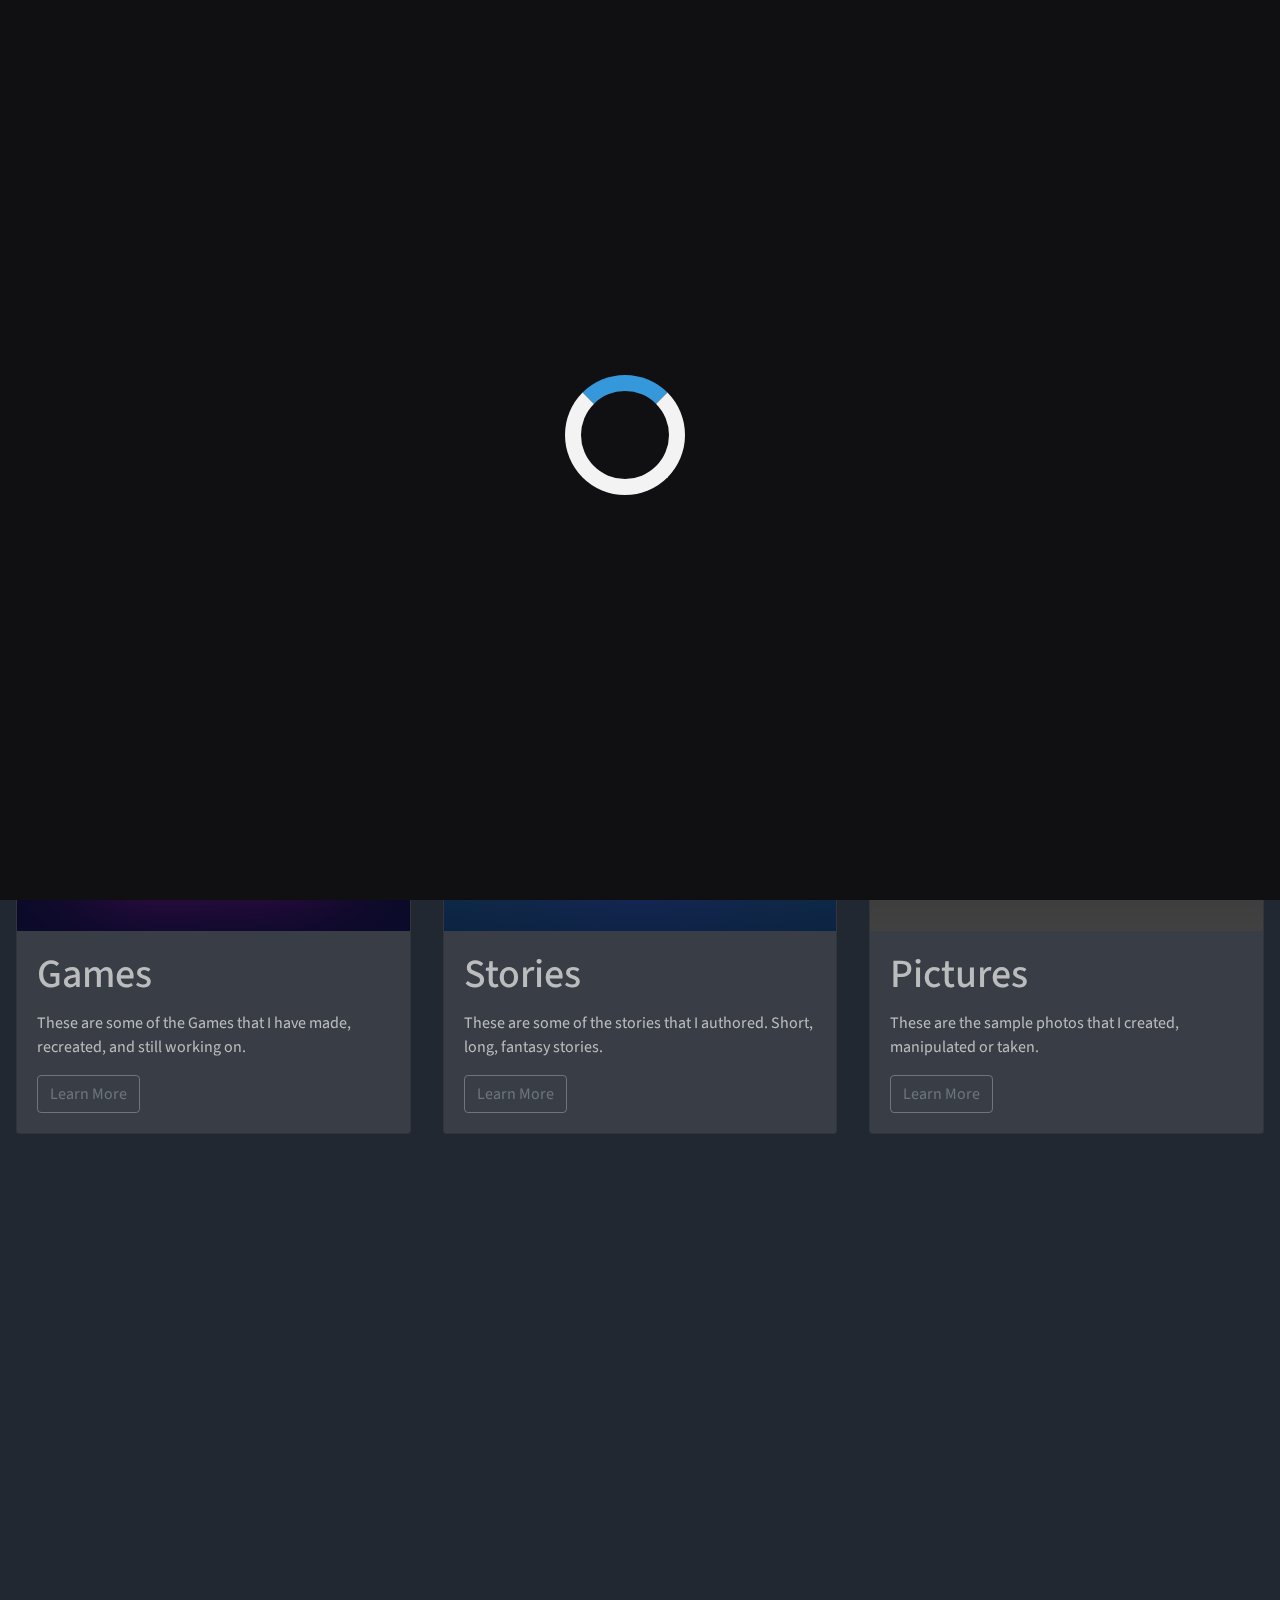
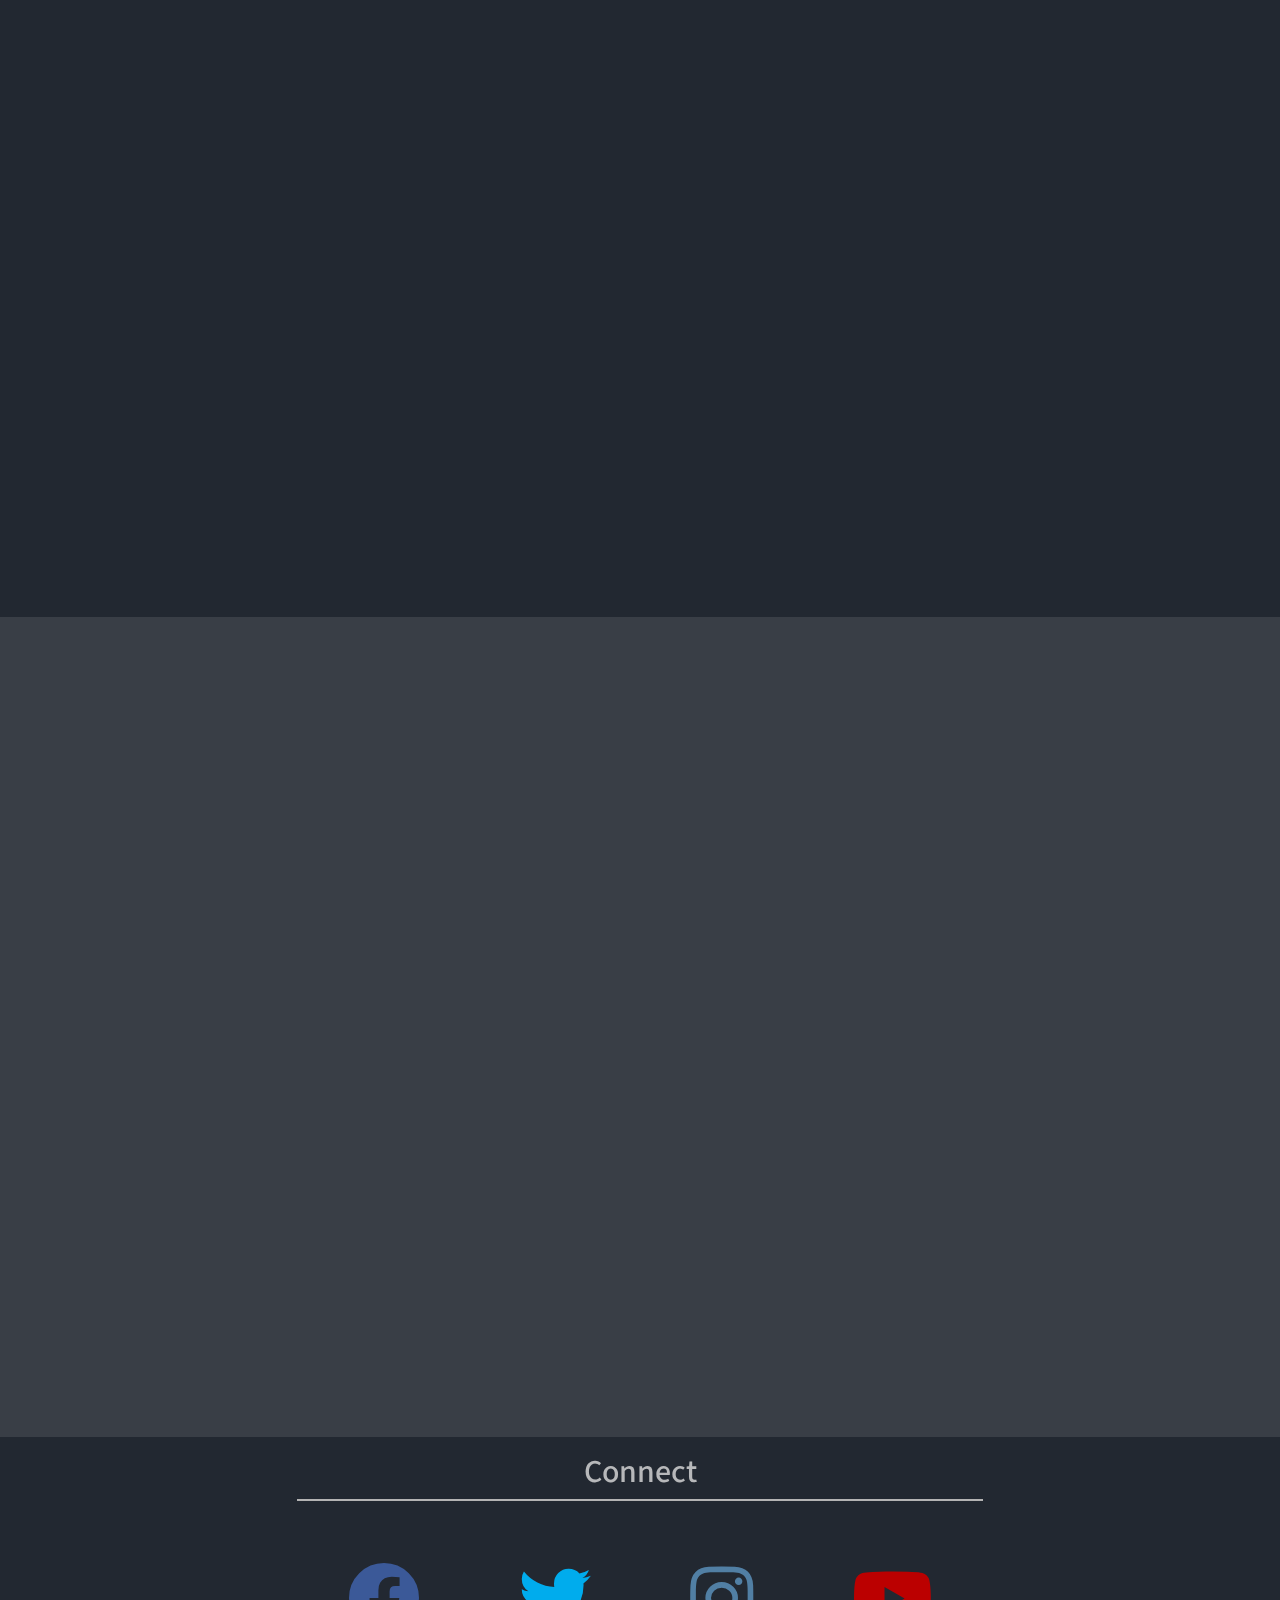
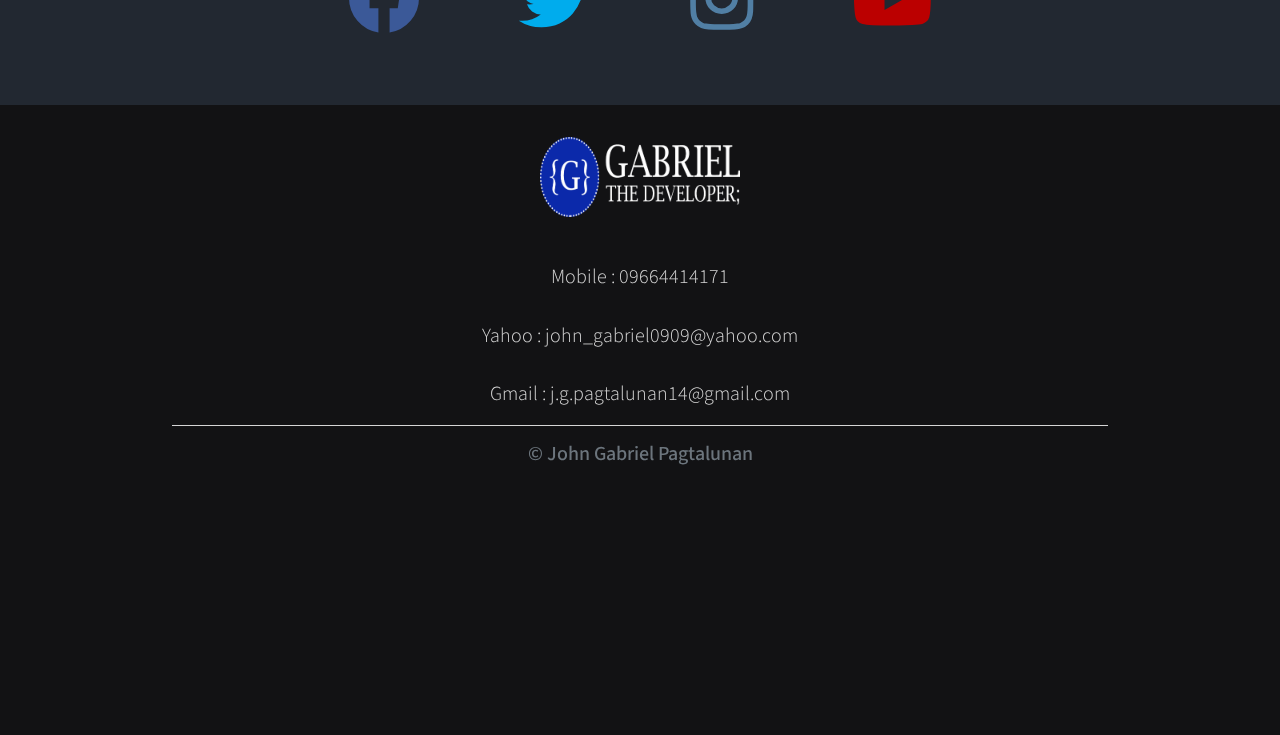
<file: index.html>
<!doctype html>
<html lang="en" data-theme="dark">
  <head>
    <title>GABRIEL PORTFOLIO</title>
    <!-- Required meta tags -->
    <meta charset="utf-8">
    <meta name="viewport" content="width=device-width, initial-scale=1, shrink-to-fit=no">
    <!-- font fizz -->
    <link rel="stylesheet" href="font-mfizz/font-mfizz.css">
    <!-- font awesome6 -->
    <link rel="stylesheet" href="fontawesome/css/all.css">
    <!-- Bootstrap CSS -->
    <link rel="stylesheet" href="https://stackpath.bootstrapcdn.com/bootstrap/4.3.1/css/bootstrap.min.css" integrity="sha384-ggOyR0iXCbMQv3Xipma34MD+dH/1fQ784/j6cY/iJTQUOhcWr7x9JvoRxT2MZw1T" crossorigin="anonymous">
    <!-- Local CSS-->
    <link rel="stylesheet" href="index-style.css">
    <!-- Google Font-->
    <link href="https://fonts.googleapis.com/css2?family=Source+Sans+Pro&display=swap" rel="stylesheet">
    <!-- Animane on Scroll-->
    <link rel="stylesheet" href="https://unpkg.com/aos@next/dist/aos.css" />
  </head>

    
  
  <!-- Body Starts -->
  <body class="disable-scroll" id="bodyID" onload="loadfunction()">
    <!-- Optional JavaScript -->
    <!-- jQuery first, then Popper.js, then Bootstrap JS -->
    <script src="https://code.jquery.com/jquery-3.3.1.slim.min.js" integrity="sha384-q8i/X+965DzO0rT7abK41JStQIAqVgRVzpbzo5smXKp4YfRvH+8abtTE1Pi6jizo" crossorigin="anonymous"></script>
    <script src="https://cdnjs.cloudflare.com/ajax/libs/popper.js/1.14.7/umd/popper.min.js" integrity="sha384-UO2eT0CpHqdSJQ6hJty5KVphtPhzWj9WO1clHTMGa3JDZwrnQq4sF86dIHNDz0W1" crossorigin="anonymous"></script>
    <script src="https://stackpath.bootstrapcdn.com/bootstrap/4.3.1/js/bootstrap.min.js" integrity="sha384-JjSmVgyd0p3pXB1rRibZUAYoIIy6OrQ6VrjIEaFf/nJGzIxFDsf4x0xIM+B07jRM" crossorigin="anonymous"></script>

    <!-- Loader -->
    <div class="bg-loader" id="bg_loader"></div>
    <div id="loader"></div>
    
    <div class="trail">
      <div class="pointer pointer1"></div>
      <div class="pointer pointer2"></div>
      <div class="pointer pointer3"></div>
      <div class="pointer pointer4"></div>
    </div>

    <!-- Cover Photo -->
    <div class="cover container-fluid" id="topscroll">
      <div class="coverPhoto" id="coverphoto">
        <img class="" src="img/Space.jpg">
        <h1 class="col-12 text-center">W e l c o m e T o M y S p a c e</h1>
        <button class="btn btn-outline-light" onclick="myFunction()">Get Started</button>
      </div>
    </div>

    <!-- Navigation Bar -->
    <nav class="navbar navbar-expand-md navbar-dark bg-dark sticky-top" id="navigation">
    <div class="container-fluid">
      <a class="navbar-brand" href="index.html"><img src="img/Logo_Version_2_Final.png" width="70px"></a>
      <button class="navbar-toggler" type="button" data-toggle="collapse" data-target="#navbarResponsive" aria-controls="navbarResponsive" aria-expanded="false" aria-label="Toggle navigation">
        <span class="navbar-toggler-icon"></span>
      </button>

        <div class="collapse navbar-collapse" id="navbarResponsive">
          <ul class="navbar-nav  ml-auto">
              <li class="nav-item active">
                <a class="nav-link" href="#">Home</a>
              </li>
              <li class="nav-item">
                <a class="nav-link" href="#portf">Portfolio</a>
              </li>
              <li class="nav-item">
                <a class="nav-link" href="#">Contact</a>
              </li>
              <li class="nav-item">
                <div class="toggle-container">
                    <input type="checkbox" id="switch" name="theme"/><label for="switch" >Toggle</label>
                </div>
              </li>
          </ul>  
        </div>
    </div>
    </nav>

    <!-- Carousel -->
    <div class="carousel slide" id="slides" data-ride="carousel">
      <ul class="carousel-indicators">
        <li data-target="#slides" data-slide-to="0" id="imgslider"></li>
        <li data-target="#slides" data-slide-to="1"></li>
        <li data-target="#slides" data-slide-to="2"></li>
        </ul>
      <div class="carousel-inner">
        <div class="carousel-item" id="activeslide">
          <img src="img/CoverPhoto.jpg" class="img-fluid">
          <div class="carousel-caption">
            <h1 class="carouselheader display-3">JOHN GABRIEL PAGTALUNAN</h1>
            <h3 class="carouselparagraph">My Happy Space</h3>
          </div>
        </div>
        <div class="carousel-item"><img src="img/Code_cover.png" class="img-fluid"></div>
        <div class="carousel-item"><img src="img/testImage.png" class="img-fluid"></div>
      </div>
      </div>
    <!-- jumbotron -->
      <div class="container-fluid text-center" data-aos="zoom-out">
      <div class="row jumbotron padding">
        <div class="col-lg-4">
            <img src="img/Logo_character.png" class="image_profile img-fluid" width="80px">
        </div>
        <div class="col-lg-8">
          <p class="lead text-center text-justify">Lorem ipsum dolor sit amet, consectetur adipiscing elit, sed do eiusmod tempor incididunt ut labore et dolore magna aliqua. Ut enim ad minim veniam, quis nostrud exercitation ullamco laboris nisi ut aliquip ex ea commodo consequat. Duis aute irure dolor in reprehenderit in voluptate velit esse cillum dolore eu fugiat nulla pariatur. Excepteur sint occaecat cupidatat non proident, sunt in culpa qui officia deserunt mollit anim id est laborum.</p>
        </div>
      </div>
      </div>
    <!-- My Portfolio Title -->
    <div class="container-fluid padding" id="portf" data-aos="fade-right">
    <div class="row welcome text-center">
        <div class="col-12">
          <h1 class="display 4">My Portfolio</h1>
          <hr>
        </div>
    </div>
    </div>

    <!-- My Portfolio Cards-->
    <div class="container-fluid" data-aos="fade-up">
      <div class="row padding"> 
        <!-- card -->
          <div class="col-md-4">
              <div class="card">
                <img class="card-img-top" src="img/Game.png">
                <div class="card-body">
                  <h1 class="card-title">Games</h1>
                  <p class="card-text">These are some of the Games that I have made, recreated, and still working on. </p>
                  <a href="#" class="btn btn-outline-secondary">Learn More</a>
                </div>
              </div>
          </div>
        <!-- card -->
          <div class="col-md-4">
              <div class="card">
                <img class="card-img-top" src="img/Stories-Logo.png">
                <div class="card-body">
                  <h1 class="card-title">Stories</h1>
                  <p class="card-text">These are some of the stories that I authored. Short, long, fantasy stories.</p>
                  <a href="ShortLongStory/index2.html" class="btn btn-outline-secondary">Learn More</a>
                </div>
              </div>
          </div>
          <!-- card -->
          <div class="col-md-4">
              <div class="card">
                <img class="card-img-top" src="img/Camera.png">
                <div class="card-body">
                  <h1 class="card-title">Pictures</h1>
                  <p class="card-text">These are the sample photos that I created, manipulated or taken.</p>
                  <a href="#" class="btn btn-outline-secondary">Learn More</a>
                </div>
              </div>
          </div>

      </div>
    </div>


    <!-- Programming Languages Title -->
     <div class="container-fluid padding" data-aos="fade-up">
      <div class="row welcome text-center">
          <div class="col-12">
            <h1 class="display 4">My Programming Languages</h1>
            <hr>
          </div>
          <div class="col-12">
            <p class="paralead lead">These are the programmming languages that I have aquired throughout my Senior High School and free time. I honed these skills all by myself. With this I have created several programs and games that I personally use, and soon I am launching my first application availabe to the public. I have received several awards relating to programming in my University. Note that until today I never stop sharpening my skills, and I will never stop acquiring new knowledge.</p>
          </div>
      </div>
      </div>
    
    <!-- programming languages rating -->
    <div class="progs container-fluid padding" data-aos="fade-up">
    <div class="row text-center padding">
      <!-- -->
      <div class="col-xs-12 col-sm-6 col-md-4 col-lg-3 text-center padding">
        <i class="fas fa-code"></i>
        <h3>HTML5</h3>
        <br>
        <svg class="bi bi-star-fill" width="1em" height="1em" viewBox="0 0 16 16" fill="currentColor" xmlns="http://www.w3.org/2000/svg">
          <path d="M3.612 15.443c-.386.198-.824-.149-.746-.592l.83-4.73L.173 6.765c-.329-.314-.158-.888.283-.95l4.898-.696L7.538.792c.197-.39.73-.39.927 0l2.184 4.327 4.898.696c.441.062.612.636.283.95l-3.523 3.356.83 4.73c.078.443-.36.79-.746.592L8 13.187l-4.389 2.256z"/>
        </svg>
        <svg class="bi bi-star-fill" width="1em" height="1em" viewBox="0 0 16 16" fill="currentColor" xmlns="http://www.w3.org/2000/svg">
          <path d="M3.612 15.443c-.386.198-.824-.149-.746-.592l.83-4.73L.173 6.765c-.329-.314-.158-.888.283-.95l4.898-.696L7.538.792c.197-.39.73-.39.927 0l2.184 4.327 4.898.696c.441.062.612.636.283.95l-3.523 3.356.83 4.73c.078.443-.36.79-.746.592L8 13.187l-4.389 2.256z"/>
        </svg>
        <svg class="bi bi-star-fill" width="1em" height="1em" viewBox="0 0 16 16" fill="currentColor" xmlns="http://www.w3.org/2000/svg">
          <path d="M3.612 15.443c-.386.198-.824-.149-.746-.592l.83-4.73L.173 6.765c-.329-.314-.158-.888.283-.95l4.898-.696L7.538.792c.197-.39.73-.39.927 0l2.184 4.327 4.898.696c.441.062.612.636.283.95l-3.523 3.356.83 4.73c.078.443-.36.79-.746.592L8 13.187l-4.389 2.256z"/>
        </svg>
        <svg class="bi bi-star-fill" width="1em" height="1em" viewBox="0 0 16 16" fill="currentColor" xmlns="http://www.w3.org/2000/svg">
          <path d="M3.612 15.443c-.386.198-.824-.149-.746-.592l.83-4.73L.173 6.765c-.329-.314-.158-.888.283-.95l4.898-.696L7.538.792c.197-.39.73-.39.927 0l2.184 4.327 4.898.696c.441.062.612.636.283.95l-3.523 3.356.83 4.73c.078.443-.36.79-.746.592L8 13.187l-4.389 2.256z"/>
        </svg>
        <svg class="bi bi-star-fill" width="1em" height="1em" viewBox="0 0 16 16" fill="currentColor" xmlns="http://www.w3.org/2000/svg">
          <path d="M3.612 15.443c-.386.198-.824-.149-.746-.592l.83-4.73L.173 6.765c-.329-.314-.158-.888.283-.95l4.898-.696L7.538.792c.197-.39.73-.39.927 0l2.184 4.327 4.898.696c.441.062.612.636.283.95l-3.523 3.356.83 4.73c.078.443-.36.79-.746.592L8 13.187l-4.389 2.256z"/>
        </svg>
      </div>
      <!-- -->
      <div class="col-xs-12 col-sm-6 col-md-4 col-lg-3 text-center padding">
        <svg class="bi bi-bootstrap" width="1em" height="1em" viewBox="0 0 16 16" fill="currentColor" xmlns="http://www.w3.org/2000/svg">
          <path fill-rule="evenodd" d="M12 1H4a3 3 0 0 0-3 3v8a3 3 0 0 0 3 3h8a3 3 0 0 0 3-3V4a3 3 0 0 0-3-3zM4 0a4 4 0 0 0-4 4v8a4 4 0 0 0 4 4h8a4 4 0 0 0 4-4V4a4 4 0 0 0-4-4H4z"/>
          <path fill-rule="evenodd" d="M8.537 12H5.062V3.545h3.399c1.587 0 2.543.809 2.543 2.11 0 .884-.65 1.675-1.483 1.816v.1c1.143.117 1.904.931 1.904 2.033 0 1.488-1.084 2.396-2.888 2.396zM6.375 4.658v2.467h1.558c1.16 0 1.764-.428 1.764-1.23 0-.78-.569-1.237-1.541-1.237H6.375zm1.898 6.229H6.375V8.162h1.822c1.236 0 1.887.463 1.887 1.348 0 .896-.627 1.377-1.811 1.377z"/>
        </svg>
        <h3>BOOTSTRAP4</h3>
        <br>
        <svg class="bi bi-star-fill" width="1em" height="1em" viewBox="0 0 16 16" fill="currentColor" xmlns="http://www.w3.org/2000/svg">
          <path d="M3.612 15.443c-.386.198-.824-.149-.746-.592l.83-4.73L.173 6.765c-.329-.314-.158-.888.283-.95l4.898-.696L7.538.792c.197-.39.73-.39.927 0l2.184 4.327 4.898.696c.441.062.612.636.283.95l-3.523 3.356.83 4.73c.078.443-.36.79-.746.592L8 13.187l-4.389 2.256z"/>
        </svg>
        <svg class="bi bi-star-fill" width="1em" height="1em" viewBox="0 0 16 16" fill="currentColor" xmlns="http://www.w3.org/2000/svg">
          <path d="M3.612 15.443c-.386.198-.824-.149-.746-.592l.83-4.73L.173 6.765c-.329-.314-.158-.888.283-.95l4.898-.696L7.538.792c.197-.39.73-.39.927 0l2.184 4.327 4.898.696c.441.062.612.636.283.95l-3.523 3.356.83 4.73c.078.443-.36.79-.746.592L8 13.187l-4.389 2.256z"/>
        </svg>
        <svg class="bi bi-star-fill" width="1em" height="1em" viewBox="0 0 16 16" fill="currentColor" xmlns="http://www.w3.org/2000/svg">
          <path d="M3.612 15.443c-.386.198-.824-.149-.746-.592l.83-4.73L.173 6.765c-.329-.314-.158-.888.283-.95l4.898-.696L7.538.792c.197-.39.73-.39.927 0l2.184 4.327 4.898.696c.441.062.612.636.283.95l-3.523 3.356.83 4.73c.078.443-.36.79-.746.592L8 13.187l-4.389 2.256z"/>
        </svg>
        <svg class="bi bi-star-fill" width="1em" height="1em" viewBox="0 0 16 16" fill="currentColor" xmlns="http://www.w3.org/2000/svg">
          <path d="M3.612 15.443c-.386.198-.824-.149-.746-.592l.83-4.73L.173 6.765c-.329-.314-.158-.888.283-.95l4.898-.696L7.538.792c.197-.39.73-.39.927 0l2.184 4.327 4.898.696c.441.062.612.636.283.95l-3.523 3.356.83 4.73c.078.443-.36.79-.746.592L8 13.187l-4.389 2.256z"/>
        </svg>
        <svg class="bi bi-star-half" width="1em" height="1em" viewBox="0 0 16 16" fill="currentColor" xmlns="http://www.w3.org/2000/svg">
          <path fill-rule="evenodd" d="M5.354 5.119L7.538.792A.516.516 0 0 1 8 .5c.183 0 .366.097.465.292l2.184 4.327 4.898.696A.537.537 0 0 1 16 6.32a.55.55 0 0 1-.17.445l-3.523 3.356.83 4.73c.078.443-.36.79-.746.592L8 13.187l-4.389 2.256a.519.519 0 0 1-.146.05c-.341.06-.668-.254-.6-.642l.83-4.73L.173 6.765a.55.55 0 0 1-.171-.403.59.59 0 0 1 .084-.302.513.513 0 0 1 .37-.245l4.898-.696zM8 12.027c.08 0 .16.018.232.056l3.686 1.894-.694-3.957a.564.564 0 0 1 .163-.505l2.906-2.77-4.052-.576a.525.525 0 0 1-.393-.288L8.002 2.223 8 2.226v9.8z"/>
        </svg>
      </div>
      <div class="col-xs-12 col-sm-6 col-md-4 col-lg-3 text-center padding">
        <i class="fab fa-css3-alt"></i>
        <h3>CSS3</h3>
        <br>
        <svg class="bi bi-star-fill" width="1em" height="1em" viewBox="0 0 16 16" fill="currentColor" xmlns="http://www.w3.org/2000/svg">
          <path d="M3.612 15.443c-.386.198-.824-.149-.746-.592l.83-4.73L.173 6.765c-.329-.314-.158-.888.283-.95l4.898-.696L7.538.792c.197-.39.73-.39.927 0l2.184 4.327 4.898.696c.441.062.612.636.283.95l-3.523 3.356.83 4.73c.078.443-.36.79-.746.592L8 13.187l-4.389 2.256z"/>
        </svg>
        <svg class="bi bi-star-fill" width="1em" height="1em" viewBox="0 0 16 16" fill="currentColor" xmlns="http://www.w3.org/2000/svg">
          <path d="M3.612 15.443c-.386.198-.824-.149-.746-.592l.83-4.73L.173 6.765c-.329-.314-.158-.888.283-.95l4.898-.696L7.538.792c.197-.39.73-.39.927 0l2.184 4.327 4.898.696c.441.062.612.636.283.95l-3.523 3.356.83 4.73c.078.443-.36.79-.746.592L8 13.187l-4.389 2.256z"/>
        </svg>
        <svg class="bi bi-star-fill" width="1em" height="1em" viewBox="0 0 16 16" fill="currentColor" xmlns="http://www.w3.org/2000/svg">
          <path d="M3.612 15.443c-.386.198-.824-.149-.746-.592l.83-4.73L.173 6.765c-.329-.314-.158-.888.283-.95l4.898-.696L7.538.792c.197-.39.73-.39.927 0l2.184 4.327 4.898.696c.441.062.612.636.283.95l-3.523 3.356.83 4.73c.078.443-.36.79-.746.592L8 13.187l-4.389 2.256z"/>
        </svg>
        <svg class="bi bi-star-fill" width="1em" height="1em" viewBox="0 0 16 16" fill="currentColor" xmlns="http://www.w3.org/2000/svg">
          <path d="M3.612 15.443c-.386.198-.824-.149-.746-.592l.83-4.73L.173 6.765c-.329-.314-.158-.888.283-.95l4.898-.696L7.538.792c.197-.39.73-.39.927 0l2.184 4.327 4.898.696c.441.062.612.636.283.95l-3.523 3.356.83 4.73c.078.443-.36.79-.746.592L8 13.187l-4.389 2.256z"/>
        </svg>
        <svg class="bi bi-star-half" width="1em" height="1em" viewBox="0 0 16 16" fill="currentColor" xmlns="http://www.w3.org/2000/svg">
          <path fill-rule="evenodd" d="M5.354 5.119L7.538.792A.516.516 0 0 1 8 .5c.183 0 .366.097.465.292l2.184 4.327 4.898.696A.537.537 0 0 1 16 6.32a.55.55 0 0 1-.17.445l-3.523 3.356.83 4.73c.078.443-.36.79-.746.592L8 13.187l-4.389 2.256a.519.519 0 0 1-.146.05c-.341.06-.668-.254-.6-.642l.83-4.73L.173 6.765a.55.55 0 0 1-.171-.403.59.59 0 0 1 .084-.302.513.513 0 0 1 .37-.245l4.898-.696zM8 12.027c.08 0 .16.018.232.056l3.686 1.894-.694-3.957a.564.564 0 0 1 .163-.505l2.906-2.77-4.052-.576a.525.525 0 0 1-.393-.288L8.002 2.223 8 2.226v9.8z"/>
        </svg>
      </div>
      <div class="col-xs-12 col-sm-6 col-md-4 col-lg-3 text-center padding">
        <i class="icon-java"></i>
        </svg>
        <h3>JAVA</h3>
        <br>
        <svg class="bi bi-star-fill" width="1em" height="1em" viewBox="0 0 16 16" fill="currentColor" xmlns="http://www.w3.org/2000/svg">
          <path d="M3.612 15.443c-.386.198-.824-.149-.746-.592l.83-4.73L.173 6.765c-.329-.314-.158-.888.283-.95l4.898-.696L7.538.792c.197-.39.73-.39.927 0l2.184 4.327 4.898.696c.441.062.612.636.283.95l-3.523 3.356.83 4.73c.078.443-.36.79-.746.592L8 13.187l-4.389 2.256z"/>
        </svg>
        <svg class="bi bi-star-fill" width="1em" height="1em" viewBox="0 0 16 16" fill="currentColor" xmlns="http://www.w3.org/2000/svg">
          <path d="M3.612 15.443c-.386.198-.824-.149-.746-.592l.83-4.73L.173 6.765c-.329-.314-.158-.888.283-.95l4.898-.696L7.538.792c.197-.39.73-.39.927 0l2.184 4.327 4.898.696c.441.062.612.636.283.95l-3.523 3.356.83 4.73c.078.443-.36.79-.746.592L8 13.187l-4.389 2.256z"/>
        </svg>
        <svg class="bi bi-star-fill" width="1em" height="1em" viewBox="0 0 16 16" fill="currentColor" xmlns="http://www.w3.org/2000/svg">
          <path d="M3.612 15.443c-.386.198-.824-.149-.746-.592l.83-4.73L.173 6.765c-.329-.314-.158-.888.283-.95l4.898-.696L7.538.792c.197-.39.73-.39.927 0l2.184 4.327 4.898.696c.441.062.612.636.283.95l-3.523 3.356.83 4.73c.078.443-.36.79-.746.592L8 13.187l-4.389 2.256z"/>
        </svg>
        <svg class="bi bi-star-fill" width="1em" height="1em" viewBox="0 0 16 16" fill="currentColor" xmlns="http://www.w3.org/2000/svg">
          <path d="M3.612 15.443c-.386.198-.824-.149-.746-.592l.83-4.73L.173 6.765c-.329-.314-.158-.888.283-.95l4.898-.696L7.538.792c.197-.39.73-.39.927 0l2.184 4.327 4.898.696c.441.062.612.636.283.95l-3.523 3.356.83 4.73c.078.443-.36.79-.746.592L8 13.187l-4.389 2.256z"/>
        </svg>
        <svg class="bi bi-star-half" width="1em" height="1em" viewBox="0 0 16 16" fill="currentColor" xmlns="http://www.w3.org/2000/svg">
          <path fill-rule="evenodd" d="M5.354 5.119L7.538.792A.516.516 0 0 1 8 .5c.183 0 .366.097.465.292l2.184 4.327 4.898.696A.537.537 0 0 1 16 6.32a.55.55 0 0 1-.17.445l-3.523 3.356.83 4.73c.078.443-.36.79-.746.592L8 13.187l-4.389 2.256a.519.519 0 0 1-.146.05c-.341.06-.668-.254-.6-.642l.83-4.73L.173 6.765a.55.55 0 0 1-.171-.403.59.59 0 0 1 .084-.302.513.513 0 0 1 .37-.245l4.898-.696zM8 12.027c.08 0 .16.018.232.056l3.686 1.894-.694-3.957a.564.564 0 0 1 .163-.505l2.906-2.77-4.052-.576a.525.525 0 0 1-.393-.288L8.002 2.223 8 2.226v9.8z"/>
        </svg>
      </div>
      <!-- -->
      <div class="col-xs-12 col-sm-6 col-md-4 col-lg-6 text-center padding">
        <i class="icon-cplusplus"></i>
        <h3>C++</h3>
        <br>
        <svg class="bi bi-star-fill" width="1em" height="1em" viewBox="0 0 16 16" fill="currentColor" xmlns="http://www.w3.org/2000/svg">
          <path d="M3.612 15.443c-.386.198-.824-.149-.746-.592l.83-4.73L.173 6.765c-.329-.314-.158-.888.283-.95l4.898-.696L7.538.792c.197-.39.73-.39.927 0l2.184 4.327 4.898.696c.441.062.612.636.283.95l-3.523 3.356.83 4.73c.078.443-.36.79-.746.592L8 13.187l-4.389 2.256z"/>
        </svg>
        <svg class="bi bi-star-fill" width="1em" height="1em" viewBox="0 0 16 16" fill="currentColor" xmlns="http://www.w3.org/2000/svg">
          <path d="M3.612 15.443c-.386.198-.824-.149-.746-.592l.83-4.73L.173 6.765c-.329-.314-.158-.888.283-.95l4.898-.696L7.538.792c.197-.39.73-.39.927 0l2.184 4.327 4.898.696c.441.062.612.636.283.95l-3.523 3.356.83 4.73c.078.443-.36.79-.746.592L8 13.187l-4.389 2.256z"/>
        </svg>
        <svg class="bi bi-star-fill" width="1em" height="1em" viewBox="0 0 16 16" fill="currentColor" xmlns="http://www.w3.org/2000/svg">
          <path d="M3.612 15.443c-.386.198-.824-.149-.746-.592l.83-4.73L.173 6.765c-.329-.314-.158-.888.283-.95l4.898-.696L7.538.792c.197-.39.73-.39.927 0l2.184 4.327 4.898.696c.441.062.612.636.283.95l-3.523 3.356.83 4.73c.078.443-.36.79-.746.592L8 13.187l-4.389 2.256z"/>
        </svg>
        <svg class="bi bi-star-fill" width="1em" height="1em" viewBox="0 0 16 16" fill="currentColor" xmlns="http://www.w3.org/2000/svg">
          <path d="M3.612 15.443c-.386.198-.824-.149-.746-.592l.83-4.73L.173 6.765c-.329-.314-.158-.888.283-.95l4.898-.696L7.538.792c.197-.39.73-.39.927 0l2.184 4.327 4.898.696c.441.062.612.636.283.95l-3.523 3.356.83 4.73c.078.443-.36.79-.746.592L8 13.187l-4.389 2.256z"/>
        </svg>
        <svg class="bi bi-star-fill" width="1em" height="1em" viewBox="0 0 16 16" fill="currentColor" xmlns="http://www.w3.org/2000/svg">
          <path d="M3.612 15.443c-.386.198-.824-.149-.746-.592l.83-4.73L.173 6.765c-.329-.314-.158-.888.283-.95l4.898-.696L7.538.792c.197-.39.73-.39.927 0l2.184 4.327 4.898.696c.441.062.612.636.283.95l-3.523 3.356.83 4.73c.078.443-.36.79-.746.592L8 13.187l-4.389 2.256z"/>
        </svg>
      </div>
      <!-- -->
      <div class="col-xs-12 col-sm-6 col-md-4 col-lg-6 text-center padding">
        <i class="icon-javascript"></i>
        <h3>JAVASCRIPT</h3>
        <br>
        <svg class="bi bi-star-fill" width="1em" height="1em" viewBox="0 0 16 16" fill="currentColor" xmlns="http://www.w3.org/2000/svg">
          <path d="M3.612 15.443c-.386.198-.824-.149-.746-.592l.83-4.73L.173 6.765c-.329-.314-.158-.888.283-.95l4.898-.696L7.538.792c.197-.39.73-.39.927 0l2.184 4.327 4.898.696c.441.062.612.636.283.95l-3.523 3.356.83 4.73c.078.443-.36.79-.746.592L8 13.187l-4.389 2.256z"/>
        </svg>
        <svg class="bi bi-star-fill" width="1em" height="1em" viewBox="0 0 16 16" fill="currentColor" xmlns="http://www.w3.org/2000/svg">
          <path d="M3.612 15.443c-.386.198-.824-.149-.746-.592l.83-4.73L.173 6.765c-.329-.314-.158-.888.283-.95l4.898-.696L7.538.792c.197-.39.73-.39.927 0l2.184 4.327 4.898.696c.441.062.612.636.283.95l-3.523 3.356.83 4.73c.078.443-.36.79-.746.592L8 13.187l-4.389 2.256z"/>
        </svg>
        <svg class="bi bi-star-fill" width="1em" height="1em" viewBox="0 0 16 16" fill="currentColor" xmlns="http://www.w3.org/2000/svg">
          <path d="M3.612 15.443c-.386.198-.824-.149-.746-.592l.83-4.73L.173 6.765c-.329-.314-.158-.888.283-.95l4.898-.696L7.538.792c.197-.39.73-.39.927 0l2.184 4.327 4.898.696c.441.062.612.636.283.95l-3.523 3.356.83 4.73c.078.443-.36.79-.746.592L8 13.187l-4.389 2.256z"/>
        </svg>
        <svg class="bi bi-star-half" width="1em" height="1em" viewBox="0 0 16 16" fill="currentColor" xmlns="http://www.w3.org/2000/svg">
          <path fill-rule="evenodd" d="M5.354 5.119L7.538.792A.516.516 0 0 1 8 .5c.183 0 .366.097.465.292l2.184 4.327 4.898.696A.537.537 0 0 1 16 6.32a.55.55 0 0 1-.17.445l-3.523 3.356.83 4.73c.078.443-.36.79-.746.592L8 13.187l-4.389 2.256a.519.519 0 0 1-.146.05c-.341.06-.668-.254-.6-.642l.83-4.73L.173 6.765a.55.55 0 0 1-.171-.403.59.59 0 0 1 .084-.302.513.513 0 0 1 .37-.245l4.898-.696zM8 12.027c.08 0 .16.018.232.056l3.686 1.894-.694-3.957a.564.564 0 0 1 .163-.505l2.906-2.77-4.052-.576a.525.525 0 0 1-.393-.288L8.002 2.223 8 2.226v9.8z"/>
        </svg>
        <svg class="bi bi-star" width="1em" height="1em" viewBox="0 0 16 16" fill="currentColor" xmlns="http://www.w3.org/2000/svg">
          <path fill-rule="evenodd" d="M2.866 14.85c-.078.444.36.791.746.593l4.39-2.256 4.389 2.256c.386.198.824-.149.746-.592l-.83-4.73 3.523-3.356c.329-.314.158-.888-.283-.95l-4.898-.696L8.465.792a.513.513 0 0 0-.927 0L5.354 5.12l-4.898.696c-.441.062-.612.636-.283.95l3.523 3.356-.83 4.73zm4.905-2.767l-3.686 1.894.694-3.957a.565.565 0 0 0-.163-.505L1.71 6.745l4.052-.576a.525.525 0 0 0 .393-.288l1.847-3.658 1.846 3.658a.525.525 0 0 0 .393.288l4.052.575-2.906 2.77a.564.564 0 0 0-.163.506l.694 3.957-3.686-1.894a.503.503 0 0 0-.461 0z"/>
        </svg>
      </div>
    </div>
    </div>

    <!-- Other skills -->
    <div class="container-fluid" data-aos="fade-right">
    <div class="row welcome text-center">
      <div class="col-12">
          <h1 class="display 4">My Personal Skills</h1>
          <hr>
        </div>
        <div class="col-12">
          <p class="paralead padding">These are the list of some of the skills not related to programming that is highly unique to a person and takes years of mastery. I have rated myself according to the comments I have received for every work and output I made. These skills are like my passion, I improve them not because its relevant in the modern world, but because its more like feeding my ever starving soul.</p>
        </div>
    </div>
    </div>

    <!-- Skills -->
    <div class="personal-skill container-fluid">
      <!---->
      <div class="row welcome text-center">
        <div class="col-6">
            <div class="text-center padding" data-aos="fade-up">
                <p class="lead">Digital Art</p>
            </div>
        </div>  
        <div class="col-6"data-aos="fade-up">
            <div class="progress"  style="height: 1.7em;">
              <div class="progress-bar" role="progressbar" style="width: 65%;" aria-valuenow="25" aria-valuemin="0" aria-valuemax="100">65%</div>
            </div>
          </div>
        </div>
        <!---->
      <div class="row welcome text-center">
        <div class="col-6">
            <div class="text-center padding" data-aos="fade-up">
              <p class="lead">Trditional Art</p>
            </div>
        </div>  
        <div class="col-6" data-aos="fade-up">
            <div class="progress"  style="height: 1.7em;">
              <div class="progress-bar" role="progressbar" style="width: 70%;" aria-valuenow="25" aria-valuemin="0" aria-valuemax="100">70%</div>
            </div>
          </div>
        </div>
        <!---->
      <div class="row welcome text-center">
        <div class="col-6">
            <div class="text-center padding" data-aos="fade-up">
              <p class="lead">Photo Manipulation</p>
            </div>
        </div>  
        <div class="col-6" data-aos="fade-up">
            <div class="progress"  style="height: 1.7em;">
              <div class="progress-bar" role="progressbar" style="width: 70%;" aria-valuenow="25" aria-valuemin="0" aria-valuemax="100">70%</div>
            </div>
          </div>
        </div>
        <!---->
      <div class="row welcome text-center">
        <div class="col-6">
            <div class="text-center padding" data-aos="fade-up">
              <p class="lead">Essay Writing</p>
            </div>
        </div>  
        <div class="col-6" data-aos="fade-up">
            <div class="progress" style="height: 1.7em;">
              <div class="progress-bar" role="progressbar" style="width: 83%;" aria-valuenow="25" aria-valuemin="0" aria-valuemax="100">83%</div>
            </div>
          </div>
        </div>
        <!---->
      <div class="row welcome text-center">
        <div class="col-6">
            <div class="text-center padding" data-aos="fade-up">
              <p class="lead">Content Writing</p>
            </div>
        </div>  
        <div class="col-6" data-aos="fade-up">
            <div class="progress" style="height: 1.7em;">
              <div class="progress-bar" role="progressbar" style="width: 80%;" aria-valuenow="25" aria-valuemin="0" aria-valuemax="100">80%</div>
            </div>
          </div>
        </div>
        <!---->
      <div class="row welcome text-center">
        <div class="col-6">
            <div class="text-center padding" data-aos="fade-up">
              <p class="lead">Photography</p>
            </div>
        </div>  
        <div class="col-6" data-aos="fade-up">
            <div class="progress" style="height: 1.7em;">
              <div class="progress-bar" role="progressbar" style="width: 55%;" aria-valuenow="25" aria-valuemin="0" aria-valuemax="100">55%</div>
            </div>
          </div>
        </div>
        <!---->
      <div class="row welcome text-center">
        <div class="col-6">
            <div class="text-center padding" data-aos="fade-up">
              <p class="lead">Problem Solving</p>
            </div>
        </div>  
        <div class="col-6" data-aos="fade-up">
            <div class="progress" style="height: 1.7em;">
              <div class="progress-bar" role="progressbar" style="width: 85%;" aria-valuenow="25" aria-valuemin="0" aria-valuemax="100">85%</div>
            </div>
          </div>
        </div>
        <!---->
      <div class="row welcome text-center">
        <div class="col-6">
            <div class="text-center padding" data-aos="fade-up">
              <p class="lead">Communication Skill</p>
            </div>
        </div>  
        <div class="col-6" data-aos="fade-up">
            <div class="progress" style="height: 1.7em;">
              <div class="progress-bar" role="progressbar" style="width: 75%;" aria-valuenow="25" aria-valuemin="0" aria-valuemax="100">75%</div>
            </div>
          </div>
        </div>
   </div>

    <!-- Conntect-->
    <div class="container-fluid padding">
     <div class="row text-center paddin">
       <div class="col-12">
         <h2>Connect</h2>
         <hr class="horizontalline">
       </div>
       <div class="col-12 social padding">
         <a href="https://www.facebook.com/INFAMOUSGAB?ref=bookmarks"><i class="fab fa-facebook"></i></a>
         <a href="https://twitter.com/johngabriel0014"><i class="fab fa-twitter"></i></a>
         <a href="https://www.instagram.com/gabrielpagtalunan/"><i class="fab fa-instagram"></i></a>
         <a href="https://www.youtube.com/channel/UCrOVKBfcHAW7p8SQ2sRD5Ug"><i class="fab fa-youtube"></i></a>
       </div>
     </div> 
    </div>

    <!-- Footer -->
      <footer>
        <div class="container-fluid">
          <div class="row text-cetner padding">
            <div class="col-12 text-center">
              <img src="/img/Logo3.png" width="200px">
              <p class="lead">Mobile : 09664414171</p>
              <p class="lead">Yahoo : john_gabriel0909@yahoo.com</p>
              <p class="lead">Gmail : j.g.pagtalunan14@gmail.com</p>
              <hr class="light">
              <h5 class="text-muted">&copy; John Gabriel Pagtalunan</h5>
            </div>
          </div>
        </div>
      </footer>

  </body>

  <script src="index.js"></script>
  <script src="https://unpkg.com/aos@next/dist/aos.js"></script>
  <script>
    AOS.init({offset: 200, duration: 1500});
  </script>

</html>
</file>
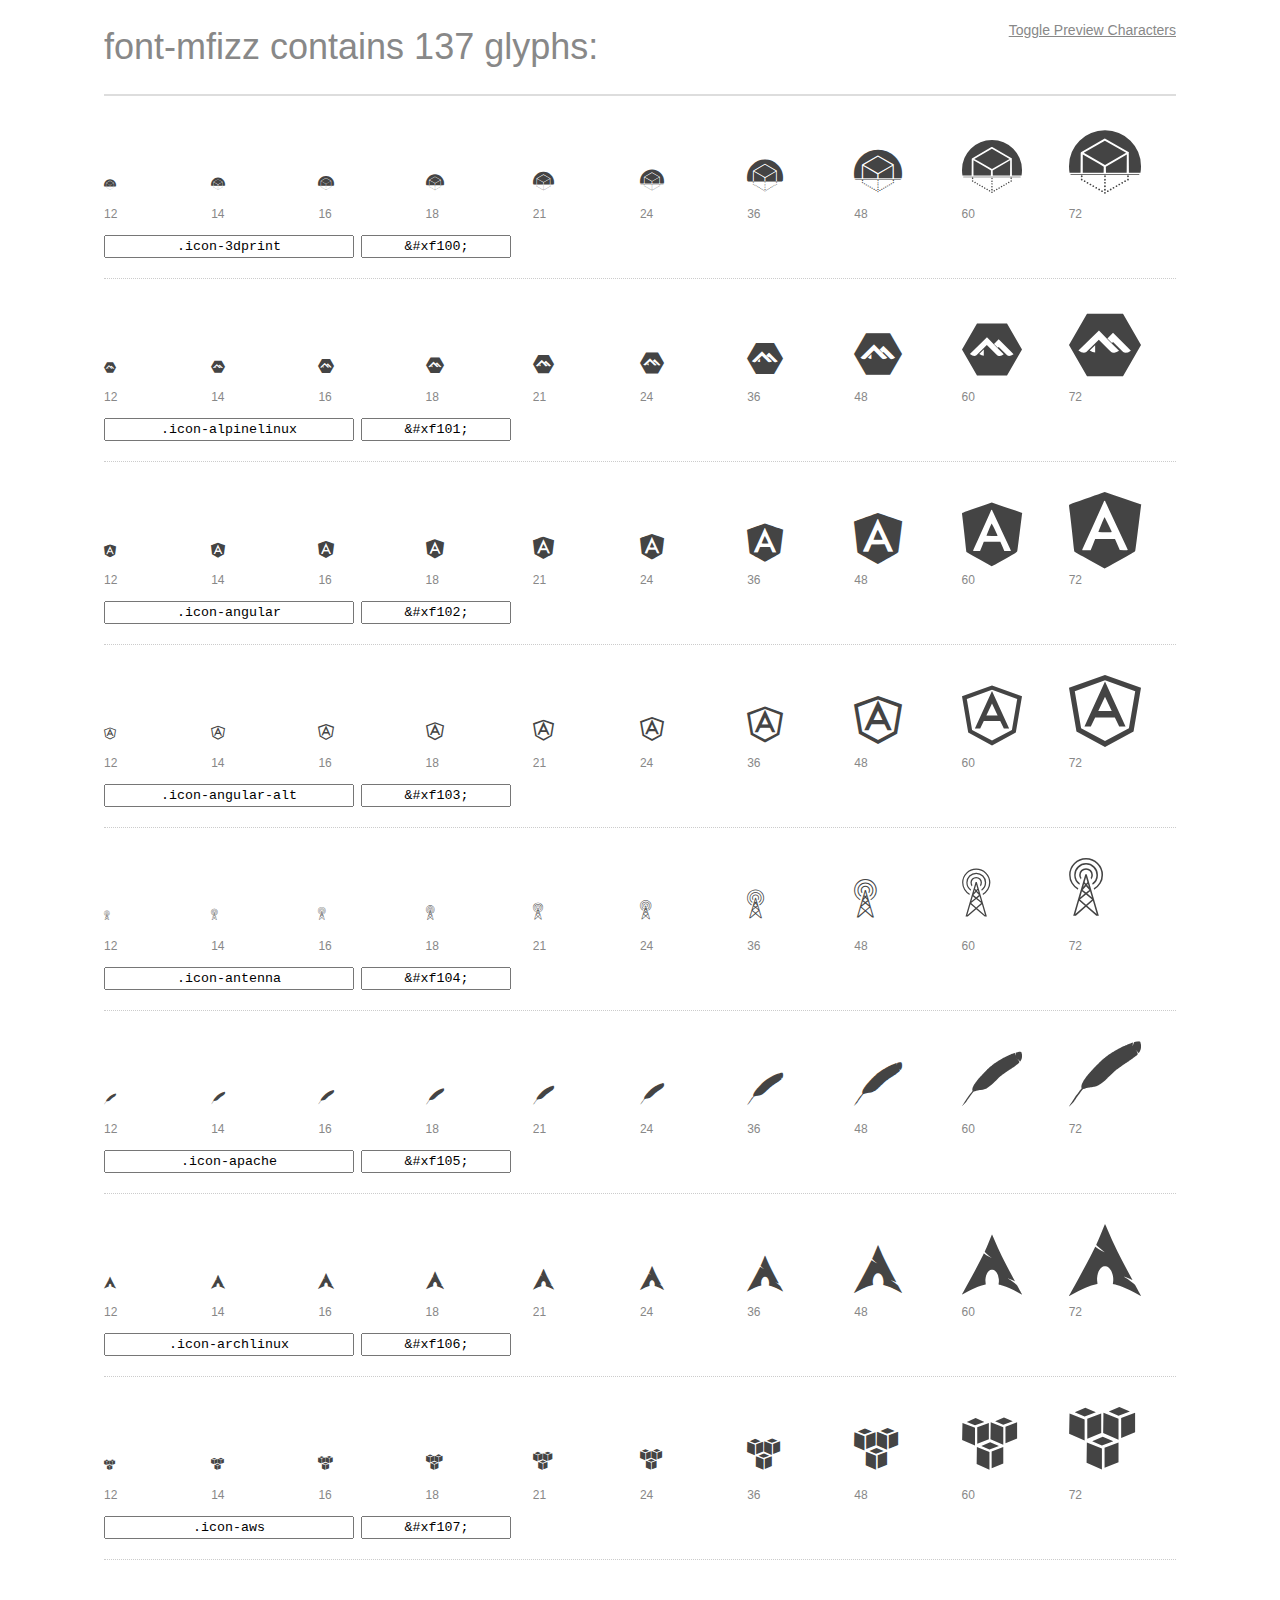
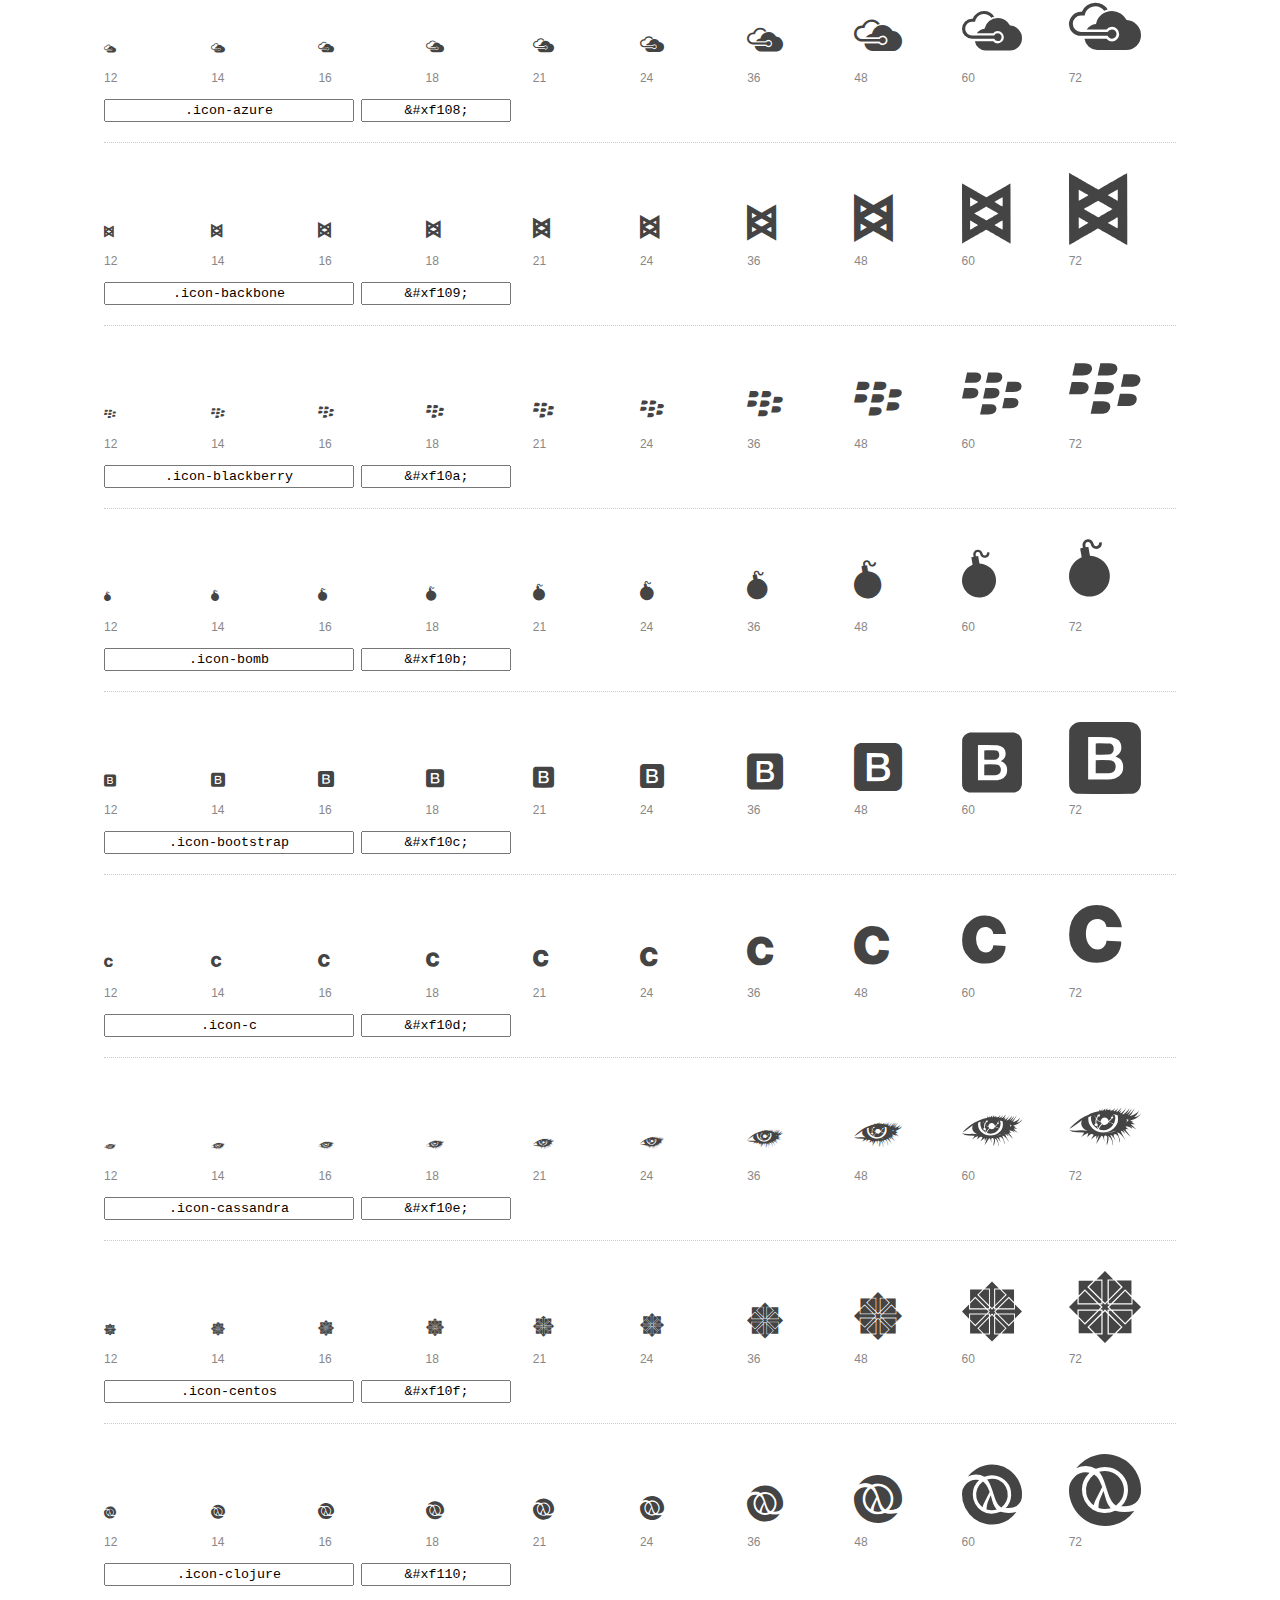
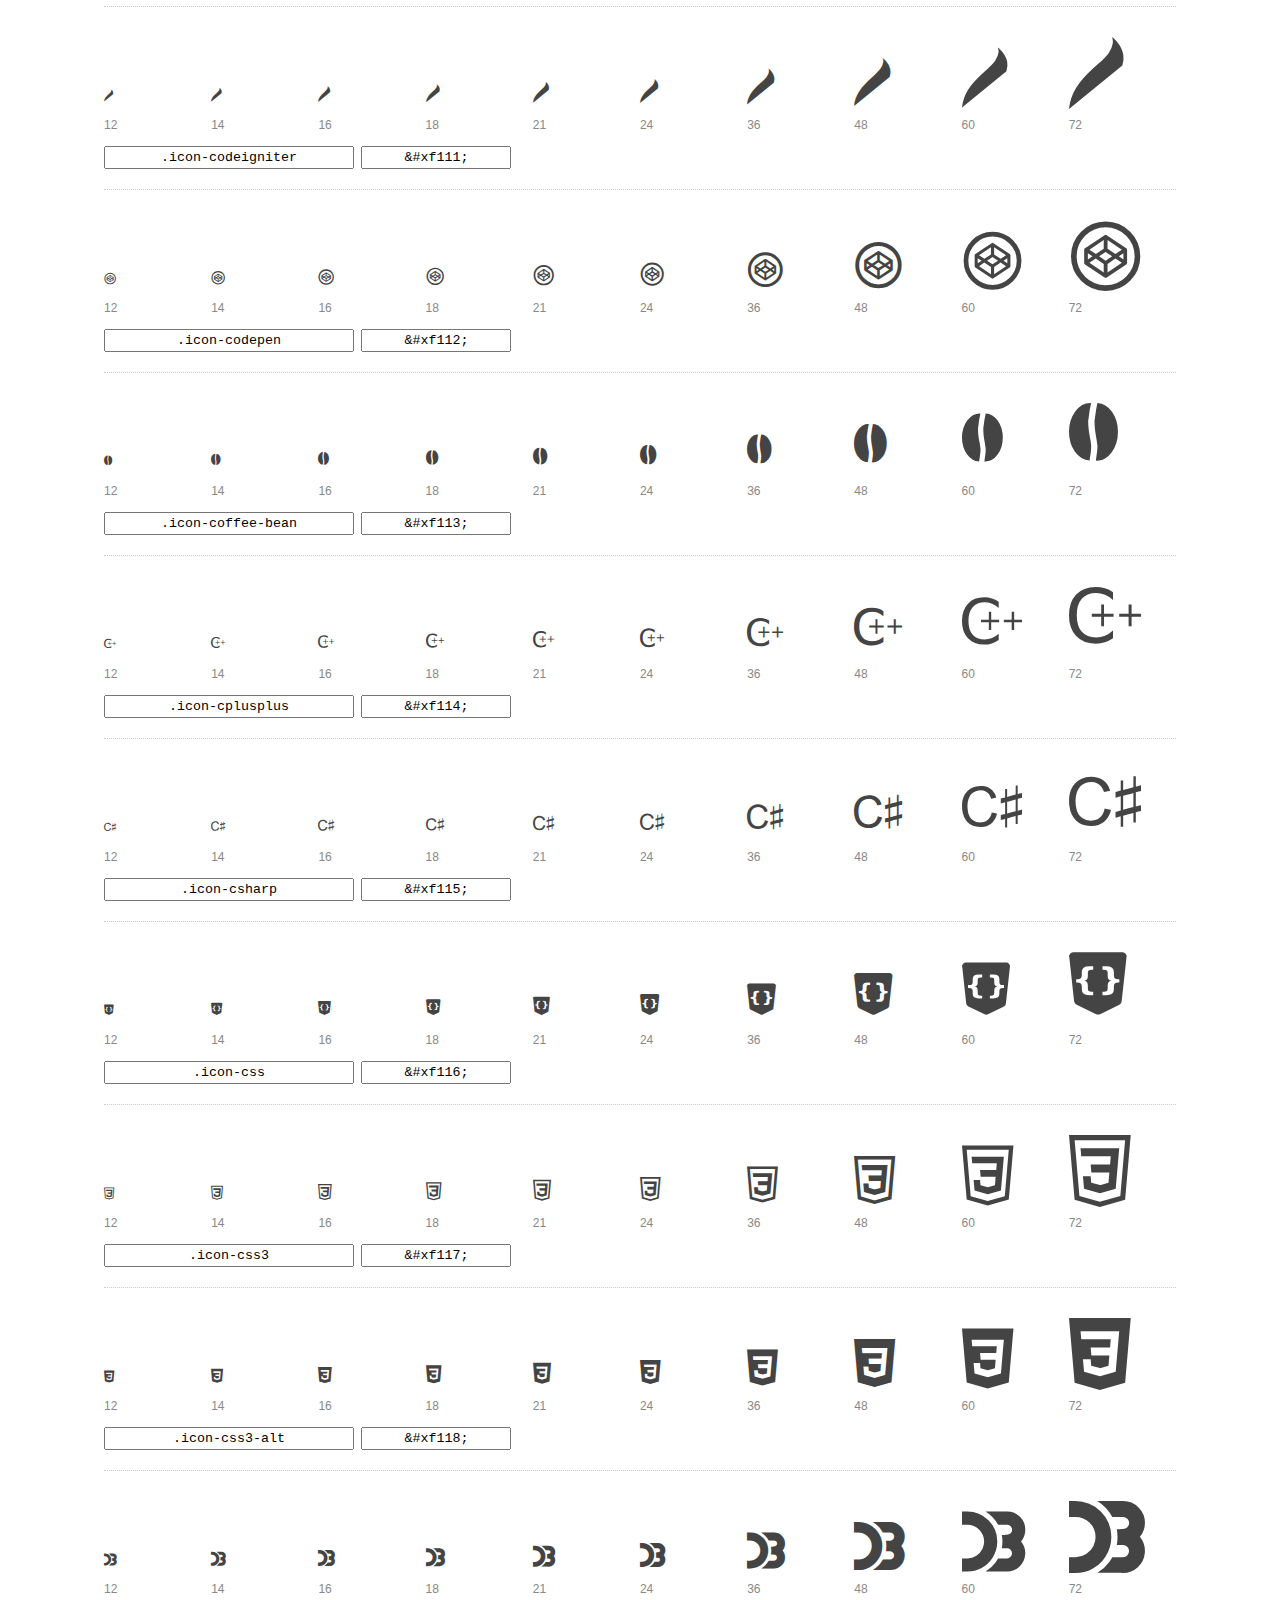
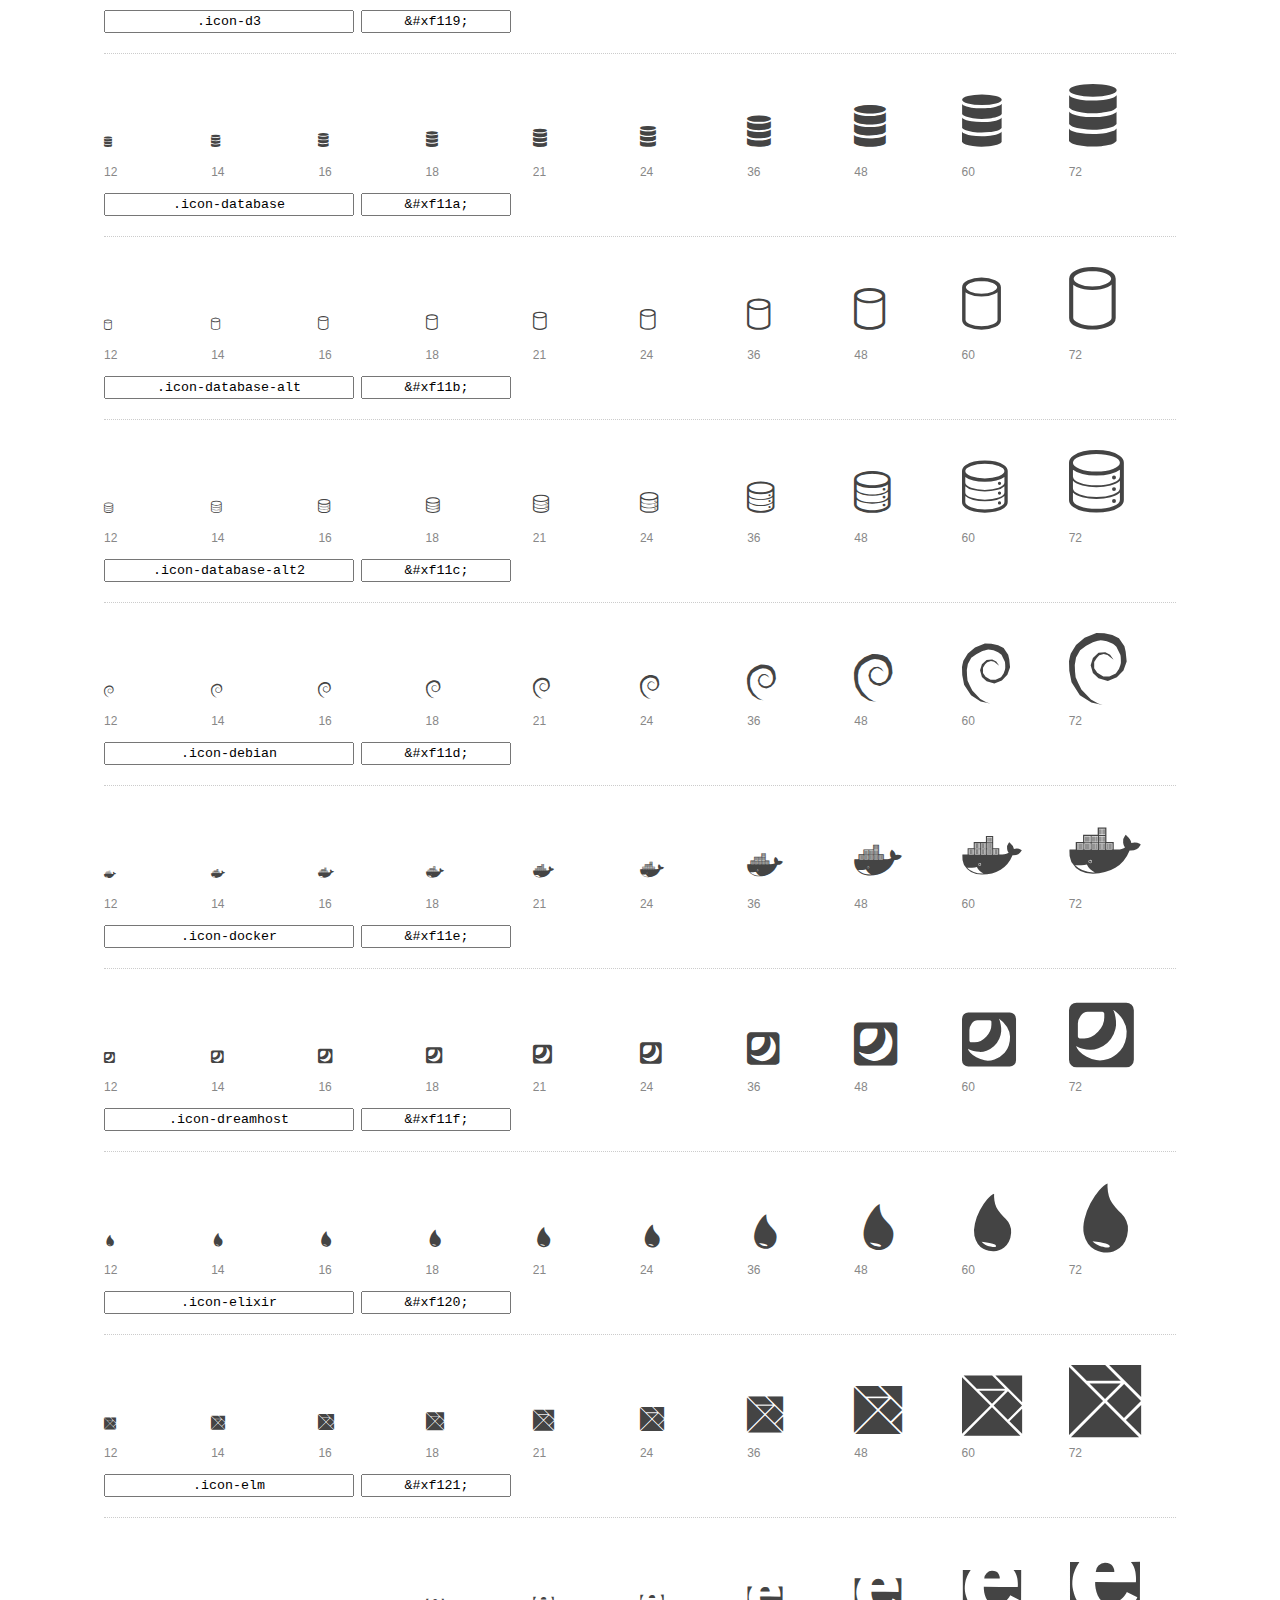
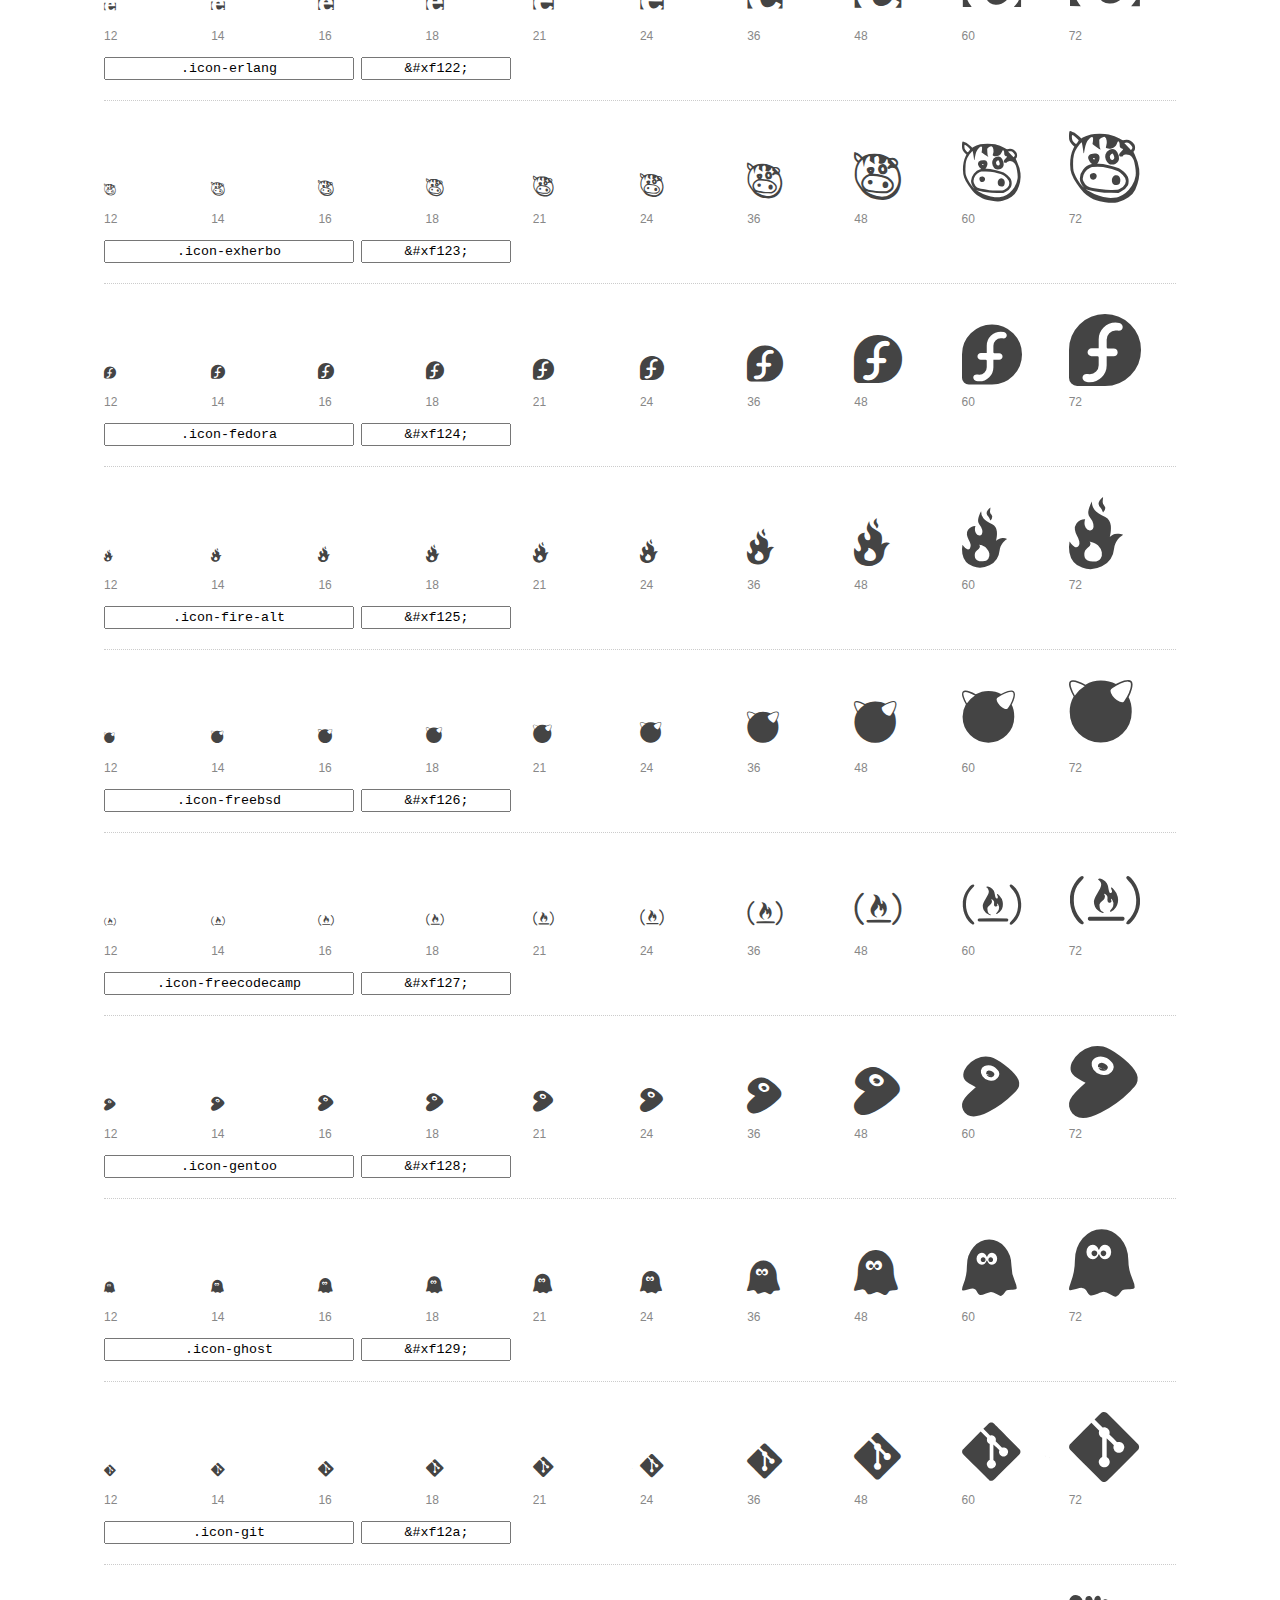
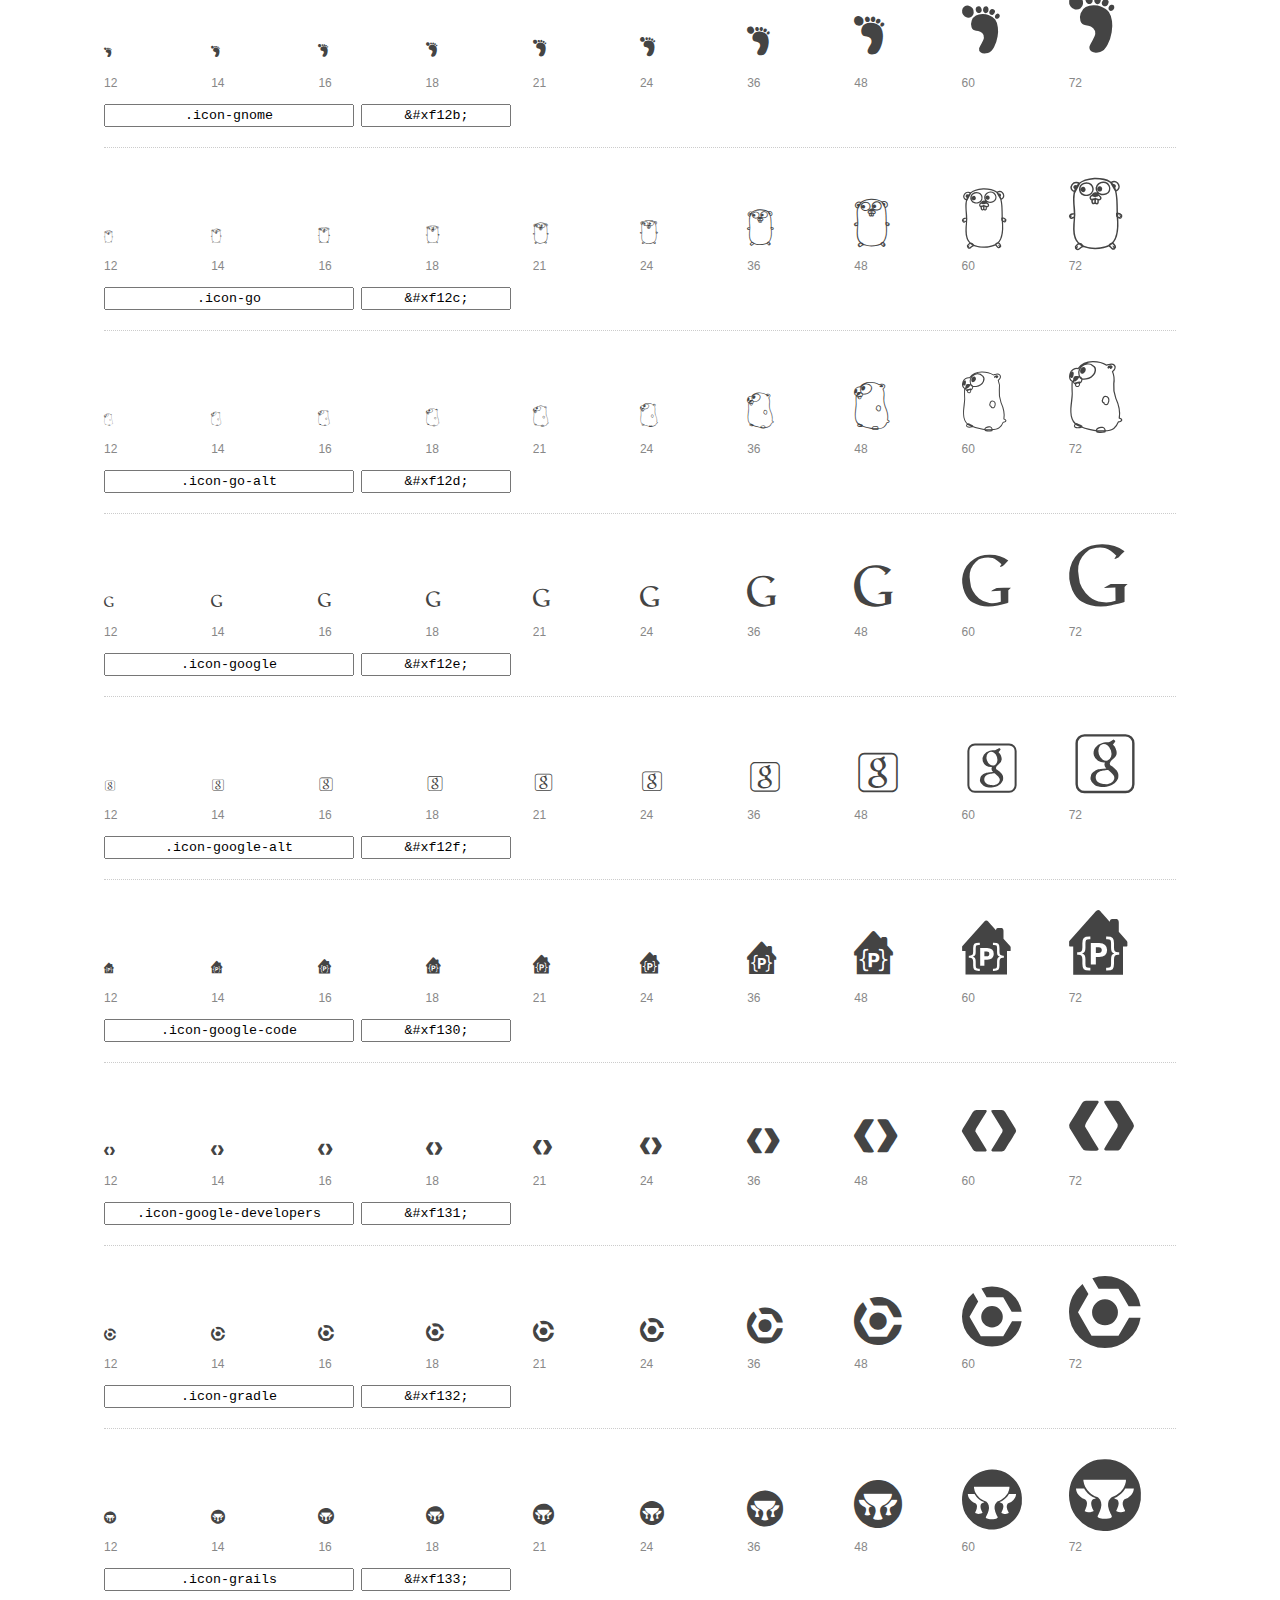
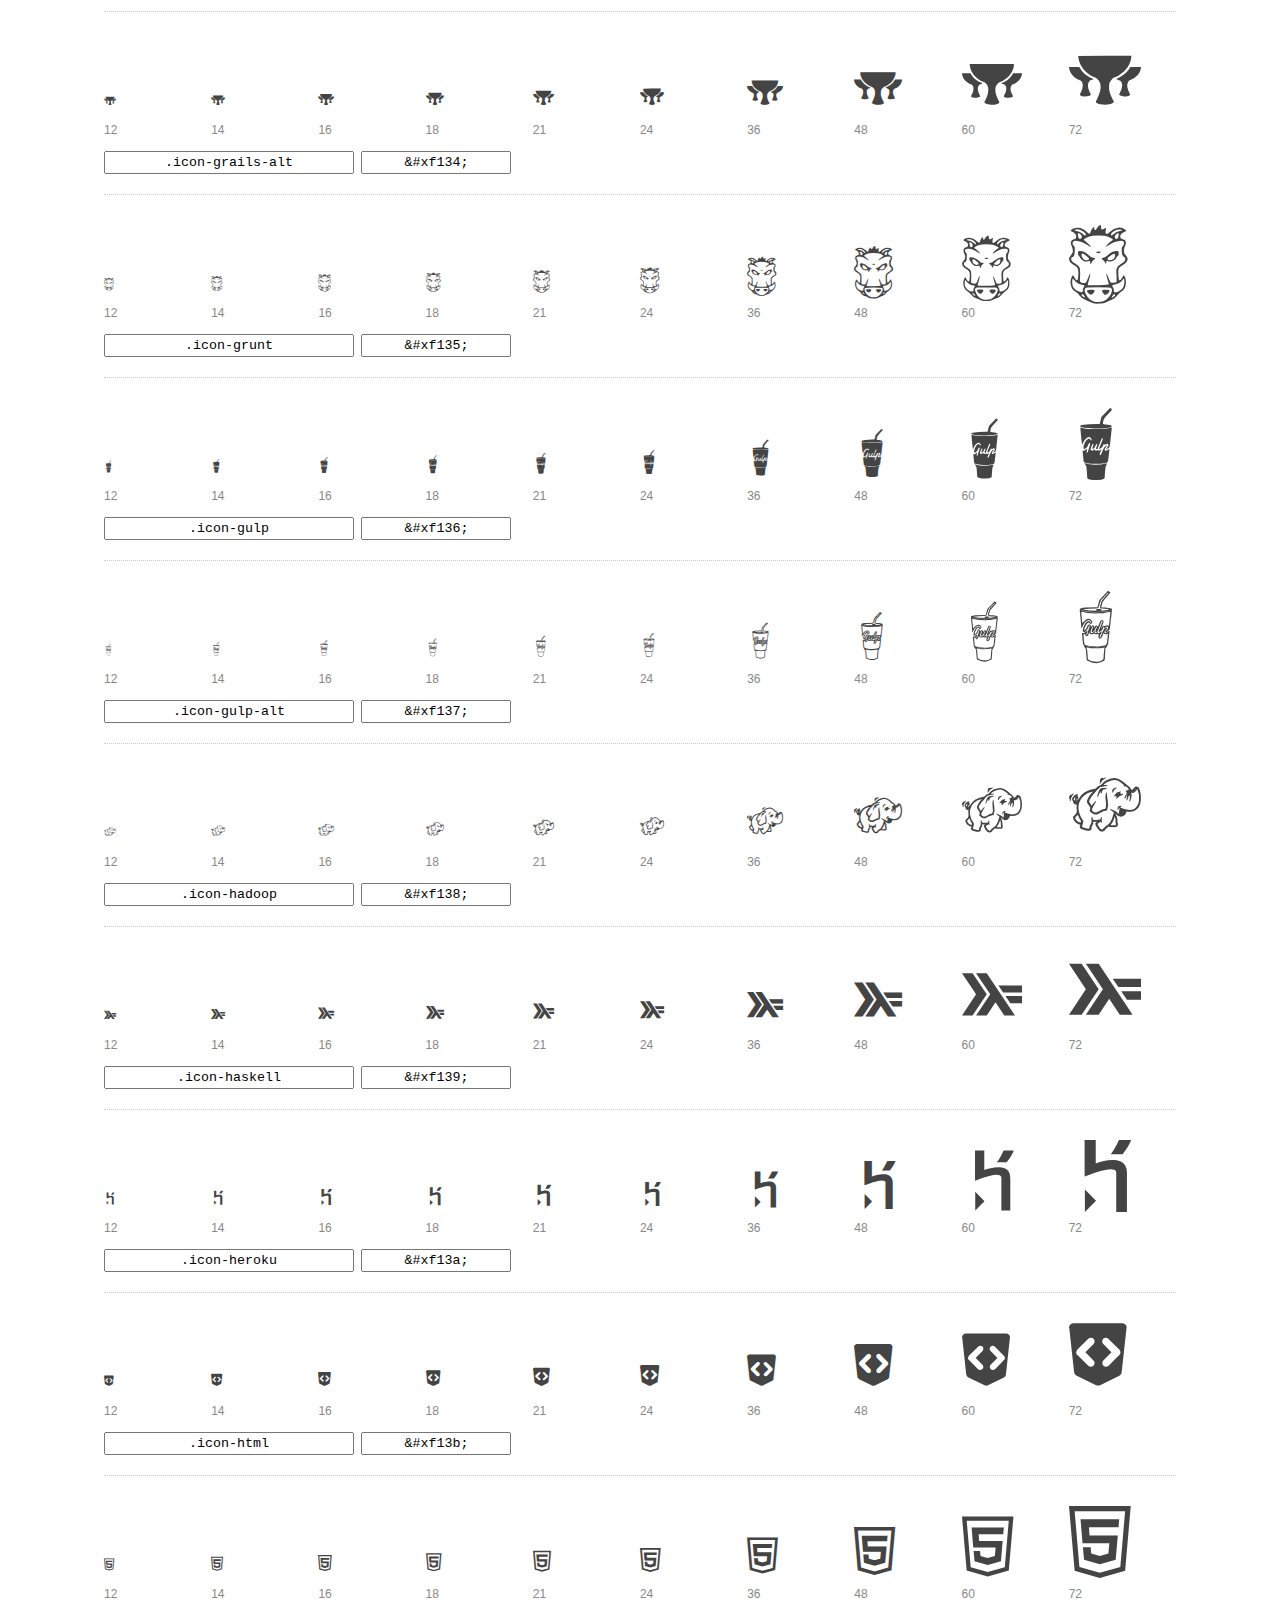
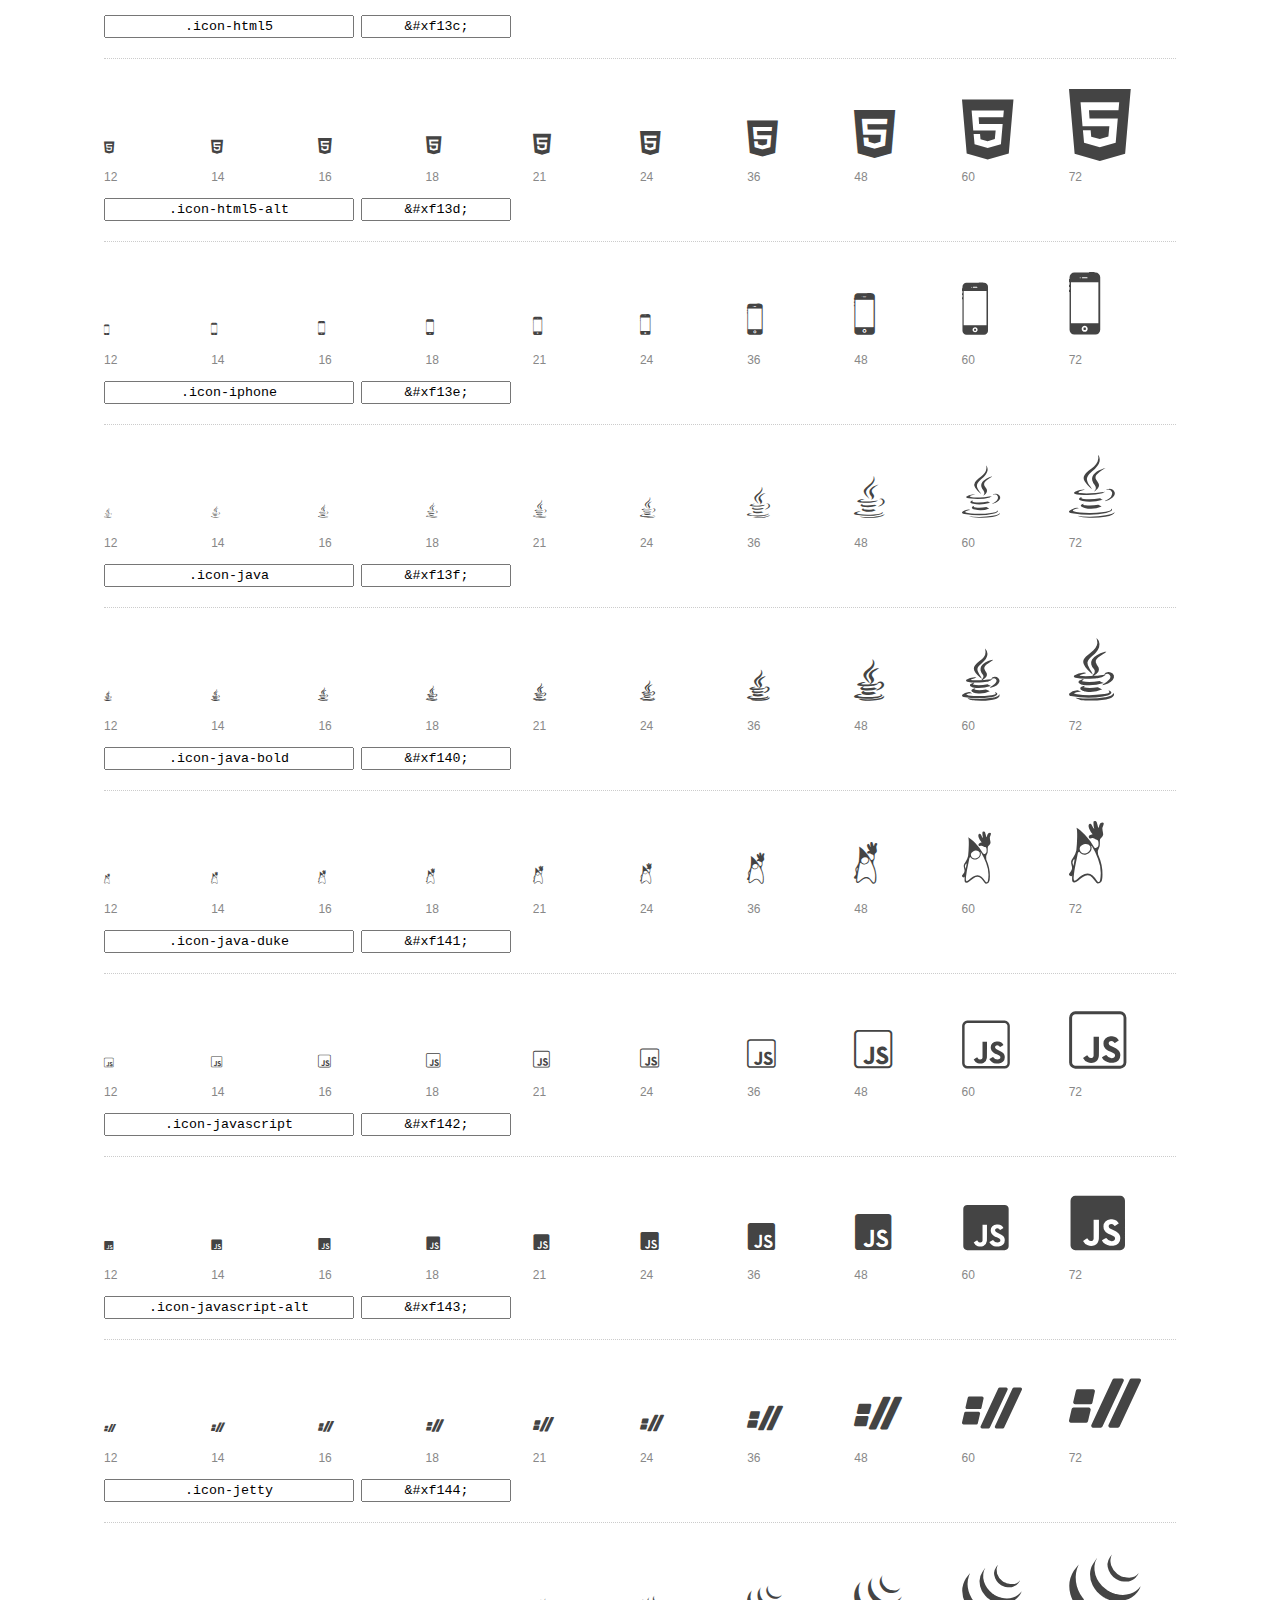
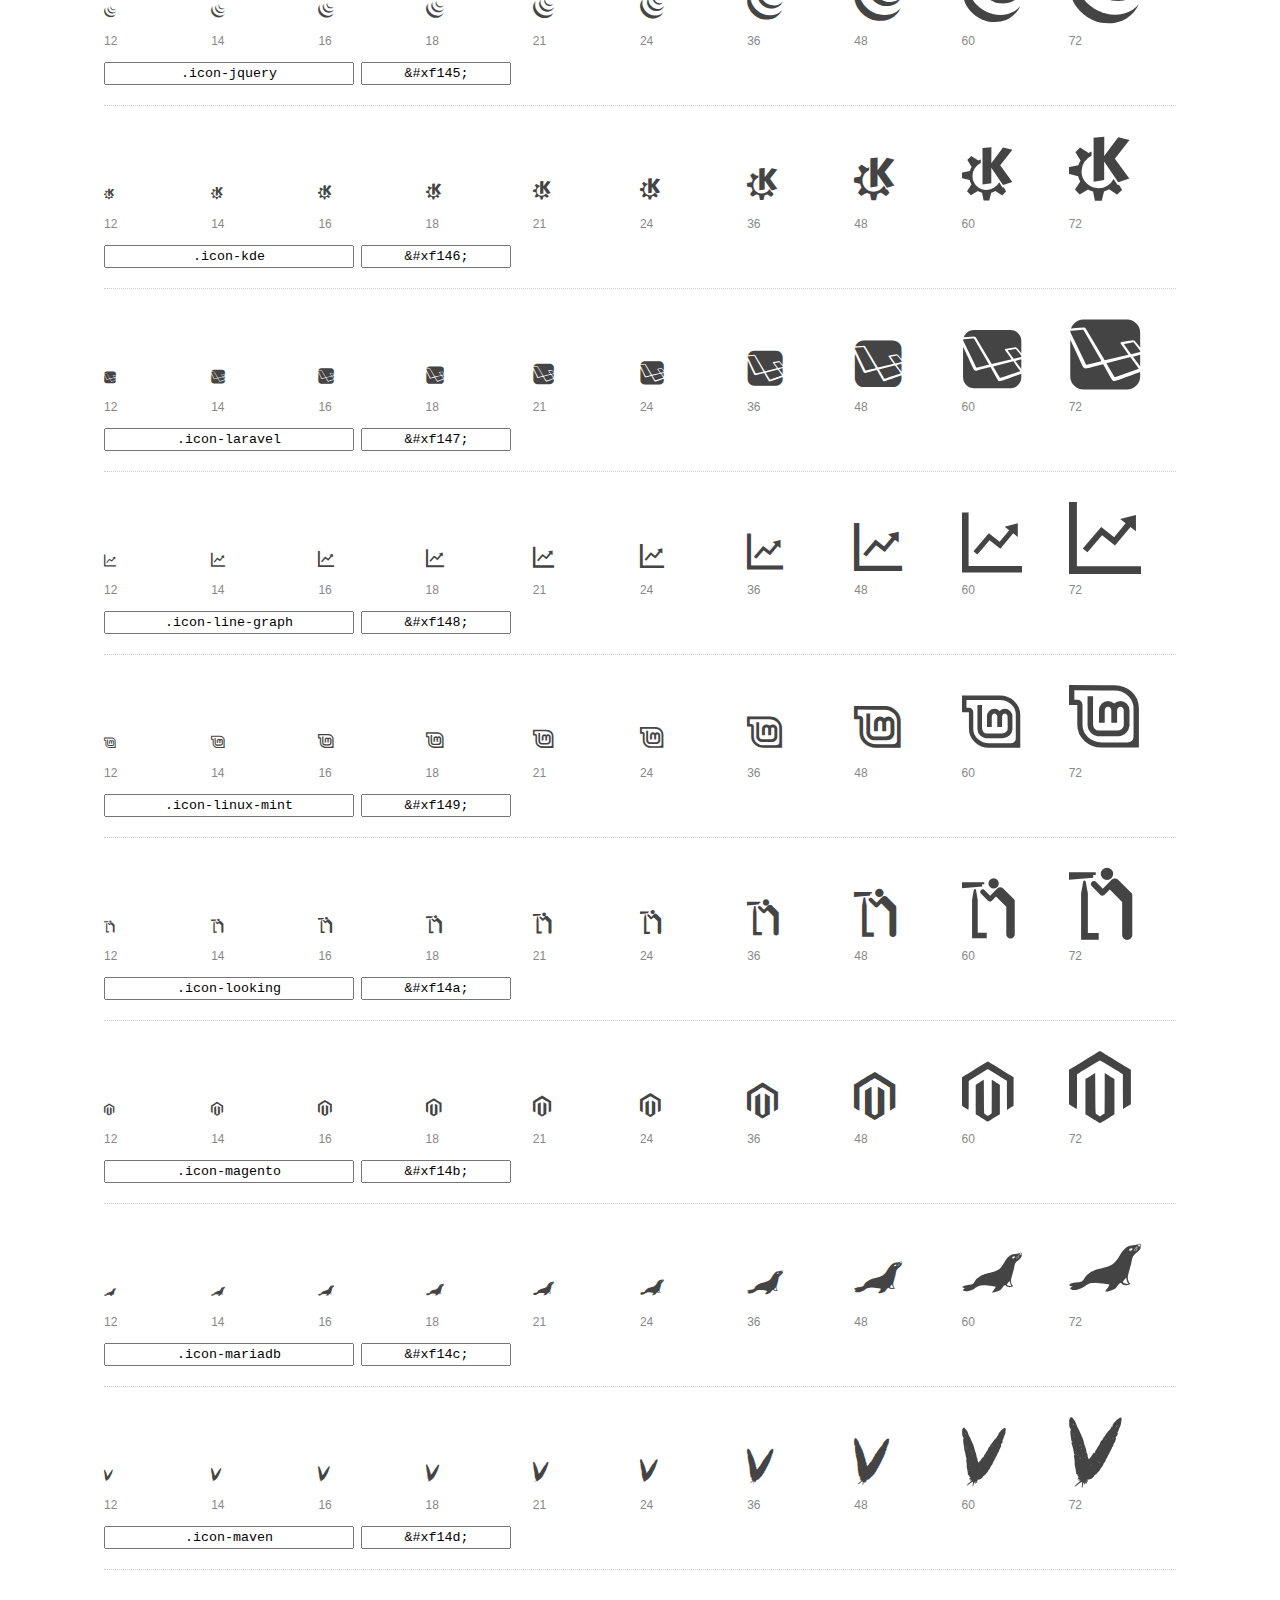
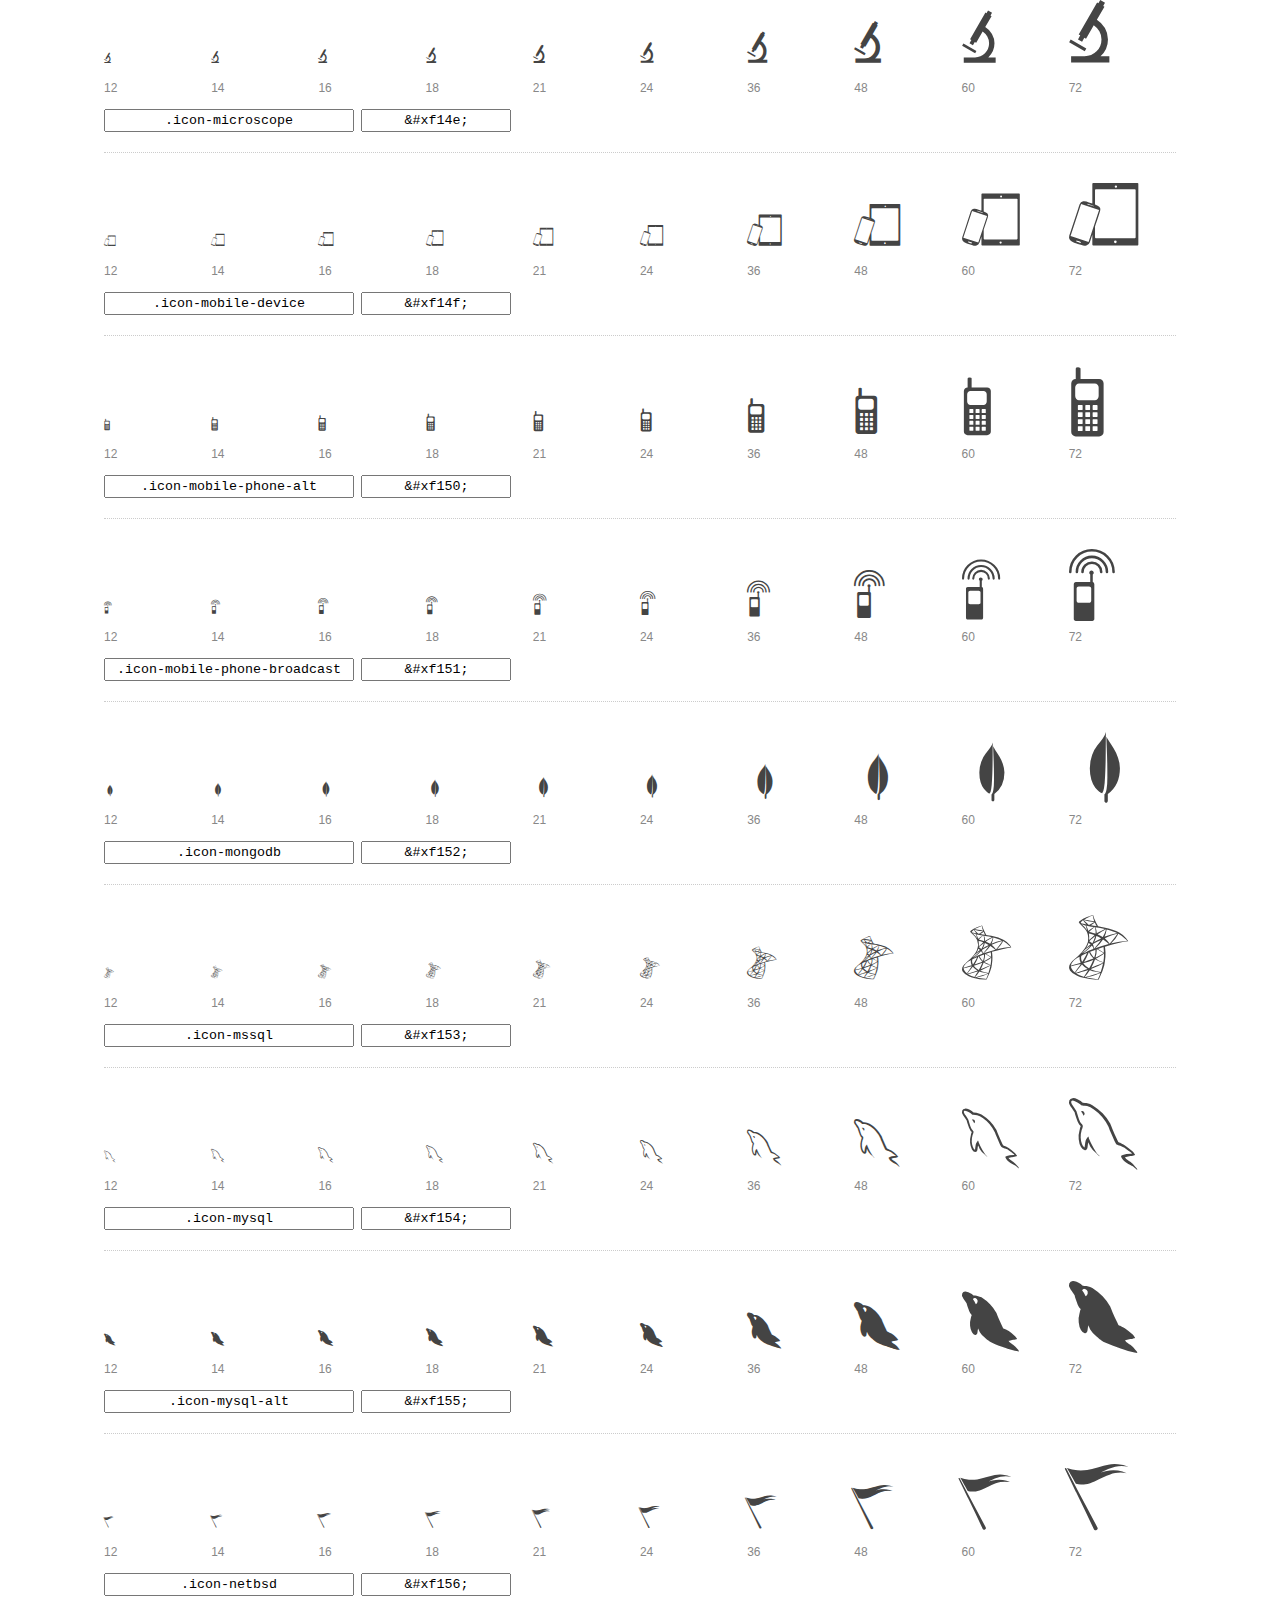
<file: font-mfizz/preview.html>
<!DOCTYPE html>
<html>
  <head>
    <title>font-mfizz glyphs preview</title>

    <style>
      /* Page Styles */

      * {
        -moz-box-sizing: border-box;
        -webkit-box-sizing: border-box;
        box-sizing: border-box;
        margin: 0;
        padding: 0;
      }

      body {
        background: #fff;
        color: #444;
        font: 16px/1.5 "Helvetica Neue", Helvetica, Arial, sans-serif;
      }

      a,
      a:visited {
        color: #888;
        text-decoration: underline;
      }
      a:hover,
      a:focus { color: #000; }

      header {
        border-bottom: 2px solid #ddd;
        margin-bottom: 20px;
        overflow: hidden;
        padding: 20px 0;
      }

      header h1 {
        color: #888;
        float: left;
        font-size: 36px;
        font-weight: 300;
      }

      header a {
        float: right;
        font-size: 14px;
      }

      .container {
        margin: 0 auto;
        max-width: 1200px;
        min-width: 960px;
        padding: 0 40px;
        width: 90%;
      }

      .glyph {
        border-bottom: 1px dotted #ccc;
        padding: 10px 0 20px;
        margin-bottom: 20px;
      }

      .preview-glyphs { vertical-align: bottom; }

      .preview-scale {
        color: #888;
        font-size: 12px;
        margin-top: 5px;
      }

      .step {
        display: inline-block;
        line-height: 1;
        position: relative;
        width: 10%;
      }

      .step .letters,
      .step i {
        -webkit-transition: opacity .3s;
        -moz-transition: opacity .3s;
        -ms-transition: opacity .3s;
        -o-transition: opacity .3s;
        transition: opacity .3s;
      }

      .step:hover .letters { opacity: 1; }
      .step:hover i { opacity: .3; }

      .letters {
        opacity: .3;
        position: absolute;
      }

      .characters-off .letters { display: none; }
      .characters-off .step:hover i { opacity: 1; }

      
      .size-12 { font-size: 12px; }
      
      .size-14 { font-size: 14px; }
      
      .size-16 { font-size: 16px; }
      
      .size-18 { font-size: 18px; }
      
      .size-21 { font-size: 21px; }
      
      .size-24 { font-size: 24px; }
      
      .size-36 { font-size: 36px; }
      
      .size-48 { font-size: 48px; }
      
      .size-60 { font-size: 60px; }
      
      .size-72 { font-size: 72px; }
      

      .usage { margin-top: 10px; }

      .usage input {
        font-family: monospace;
        margin-right: 3px;
        padding: 2px 5px;
        text-align: center;
      }

      .usage .point { width: 150px; }

      .usage .class { width: 250px; }

      footer {
        color: #888;
        font-size: 12px;
        padding: 20px 0;
      }

      /* Icon Font: font-mfizz */

      @font-face {
  font-family: "font-mfizz";
  src: url("./font-mfizz.eot");
  src: url("./font-mfizz.eot?#iefix") format("embedded-opentype"),
       url("./font-mfizz.woff") format("woff"),
       url("./font-mfizz.ttf") format("truetype"),
       url("./font-mfizz.svg#font-mfizz") format("svg");
  font-weight: normal;
  font-style: normal;
}

@media screen and (-webkit-min-device-pixel-ratio:0) {
  @font-face {
    font-family: "font-mfizz";
    src: url("./font-mfizz.svg#font-mfizz") format("svg");
  }
}

      [data-icon]:before { content: attr(data-icon); }

      [data-icon]:before,
      .icon-3dprint:before,
.icon-alpinelinux:before,
.icon-angular:before,
.icon-angular-alt:before,
.icon-antenna:before,
.icon-apache:before,
.icon-archlinux:before,
.icon-aws:before,
.icon-azure:before,
.icon-backbone:before,
.icon-blackberry:before,
.icon-bomb:before,
.icon-bootstrap:before,
.icon-c:before,
.icon-cassandra:before,
.icon-centos:before,
.icon-clojure:before,
.icon-codeigniter:before,
.icon-codepen:before,
.icon-coffee-bean:before,
.icon-cplusplus:before,
.icon-csharp:before,
.icon-css:before,
.icon-css3:before,
.icon-css3-alt:before,
.icon-d3:before,
.icon-database:before,
.icon-database-alt:before,
.icon-database-alt2:before,
.icon-debian:before,
.icon-docker:before,
.icon-dreamhost:before,
.icon-elixir:before,
.icon-elm:before,
.icon-erlang:before,
.icon-exherbo:before,
.icon-fedora:before,
.icon-fire-alt:before,
.icon-freebsd:before,
.icon-freecodecamp:before,
.icon-gentoo:before,
.icon-ghost:before,
.icon-git:before,
.icon-gnome:before,
.icon-go:before,
.icon-go-alt:before,
.icon-google:before,
.icon-google-alt:before,
.icon-google-code:before,
.icon-google-developers:before,
.icon-gradle:before,
.icon-grails:before,
.icon-grails-alt:before,
.icon-grunt:before,
.icon-gulp:before,
.icon-gulp-alt:before,
.icon-hadoop:before,
.icon-haskell:before,
.icon-heroku:before,
.icon-html:before,
.icon-html5:before,
.icon-html5-alt:before,
.icon-iphone:before,
.icon-java:before,
.icon-java-bold:before,
.icon-java-duke:before,
.icon-javascript:before,
.icon-javascript-alt:before,
.icon-jetty:before,
.icon-jquery:before,
.icon-kde:before,
.icon-laravel:before,
.icon-line-graph:before,
.icon-linux-mint:before,
.icon-looking:before,
.icon-magento:before,
.icon-mariadb:before,
.icon-maven:before,
.icon-microscope:before,
.icon-mobile-device:before,
.icon-mobile-phone-alt:before,
.icon-mobile-phone-broadcast:before,
.icon-mongodb:before,
.icon-mssql:before,
.icon-mysql:before,
.icon-mysql-alt:before,
.icon-netbsd:before,
.icon-nginx:before,
.icon-nginx-alt:before,
.icon-nginx-alt2:before,
.icon-nodejs:before,
.icon-npm:before,
.icon-objc:before,
.icon-openshift:before,
.icon-oracle:before,
.icon-oracle-alt:before,
.icon-osx:before,
.icon-perl:before,
.icon-phone-alt:before,
.icon-phone-gap:before,
.icon-phone-retro:before,
.icon-php:before,
.icon-php-alt:before,
.icon-playframework:before,
.icon-playframework-alt:before,
.icon-plone:before,
.icon-postgres:before,
.icon-postgres-alt:before,
.icon-python:before,
.icon-raspberrypi:before,
.icon-reactjs:before,
.icon-redhat:before,
.icon-redis:before,
.icon-ruby:before,
.icon-ruby-on-rails:before,
.icon-ruby-on-rails-alt:before,
.icon-rust:before,
.icon-sass:before,
.icon-satellite:before,
.icon-scala:before,
.icon-scala-alt:before,
.icon-script:before,
.icon-script-alt:before,
.icon-shell:before,
.icon-sitefinity:before,
.icon-solaris:before,
.icon-splatter:before,
.icon-spring:before,
.icon-suse:before,
.icon-svg:before,
.icon-symfony:before,
.icon-tomcat:before,
.icon-ubuntu:before,
.icon-unity:before,
.icon-wireless:before,
.icon-wordpress:before,
.icon-x11:before {
        display: inline-block;
  font-family: "font-mfizz";
  font-style: normal;
  font-weight: normal;
  font-variant: normal;
  line-height: 1;
  text-decoration: inherit;
  text-rendering: optimizeLegibility;
  text-transform: none;
  -moz-osx-font-smoothing: grayscale;
  -webkit-font-smoothing: antialiased;
  font-smoothing: antialiased;
      }

      .icon-3dprint:before { content: "\f100"; }
.icon-alpinelinux:before { content: "\f101"; }
.icon-angular:before { content: "\f102"; }
.icon-angular-alt:before { content: "\f103"; }
.icon-antenna:before { content: "\f104"; }
.icon-apache:before { content: "\f105"; }
.icon-archlinux:before { content: "\f106"; }
.icon-aws:before { content: "\f107"; }
.icon-azure:before { content: "\f108"; }
.icon-backbone:before { content: "\f109"; }
.icon-blackberry:before { content: "\f10a"; }
.icon-bomb:before { content: "\f10b"; }
.icon-bootstrap:before { content: "\f10c"; }
.icon-c:before { content: "\f10d"; }
.icon-cassandra:before { content: "\f10e"; }
.icon-centos:before { content: "\f10f"; }
.icon-clojure:before { content: "\f110"; }
.icon-codeigniter:before { content: "\f111"; }
.icon-codepen:before { content: "\f112"; }
.icon-coffee-bean:before { content: "\f113"; }
.icon-cplusplus:before { content: "\f114"; }
.icon-csharp:before { content: "\f115"; }
.icon-css:before { content: "\f116"; }
.icon-css3:before { content: "\f117"; }
.icon-css3-alt:before { content: "\f118"; }
.icon-d3:before { content: "\f119"; }
.icon-database:before { content: "\f11a"; }
.icon-database-alt:before { content: "\f11b"; }
.icon-database-alt2:before { content: "\f11c"; }
.icon-debian:before { content: "\f11d"; }
.icon-docker:before { content: "\f11e"; }
.icon-dreamhost:before { content: "\f11f"; }
.icon-elixir:before { content: "\f120"; }
.icon-elm:before { content: "\f121"; }
.icon-erlang:before { content: "\f122"; }
.icon-exherbo:before { content: "\f123"; }
.icon-fedora:before { content: "\f124"; }
.icon-fire-alt:before { content: "\f125"; }
.icon-freebsd:before { content: "\f126"; }
.icon-freecodecamp:before { content: "\f127"; }
.icon-gentoo:before { content: "\f128"; }
.icon-ghost:before { content: "\f129"; }
.icon-git:before { content: "\f12a"; }
.icon-gnome:before { content: "\f12b"; }
.icon-go:before { content: "\f12c"; }
.icon-go-alt:before { content: "\f12d"; }
.icon-google:before { content: "\f12e"; }
.icon-google-alt:before { content: "\f12f"; }
.icon-google-code:before { content: "\f130"; }
.icon-google-developers:before { content: "\f131"; }
.icon-gradle:before { content: "\f132"; }
.icon-grails:before { content: "\f133"; }
.icon-grails-alt:before { content: "\f134"; }
.icon-grunt:before { content: "\f135"; }
.icon-gulp:before { content: "\f136"; }
.icon-gulp-alt:before { content: "\f137"; }
.icon-hadoop:before { content: "\f138"; }
.icon-haskell:before { content: "\f139"; }
.icon-heroku:before { content: "\f13a"; }
.icon-html:before { content: "\f13b"; }
.icon-html5:before { content: "\f13c"; }
.icon-html5-alt:before { content: "\f13d"; }
.icon-iphone:before { content: "\f13e"; }
.icon-java:before { content: "\f13f"; }
.icon-java-bold:before { content: "\f140"; }
.icon-java-duke:before { content: "\f141"; }
.icon-javascript:before { content: "\f142"; }
.icon-javascript-alt:before { content: "\f143"; }
.icon-jetty:before { content: "\f144"; }
.icon-jquery:before { content: "\f145"; }
.icon-kde:before { content: "\f146"; }
.icon-laravel:before { content: "\f147"; }
.icon-line-graph:before { content: "\f148"; }
.icon-linux-mint:before { content: "\f149"; }
.icon-looking:before { content: "\f14a"; }
.icon-magento:before { content: "\f14b"; }
.icon-mariadb:before { content: "\f14c"; }
.icon-maven:before { content: "\f14d"; }
.icon-microscope:before { content: "\f14e"; }
.icon-mobile-device:before { content: "\f14f"; }
.icon-mobile-phone-alt:before { content: "\f150"; }
.icon-mobile-phone-broadcast:before { content: "\f151"; }
.icon-mongodb:before { content: "\f152"; }
.icon-mssql:before { content: "\f153"; }
.icon-mysql:before { content: "\f154"; }
.icon-mysql-alt:before { content: "\f155"; }
.icon-netbsd:before { content: "\f156"; }
.icon-nginx:before { content: "\f157"; }
.icon-nginx-alt:before { content: "\f158"; }
.icon-nginx-alt2:before { content: "\f159"; }
.icon-nodejs:before { content: "\f15a"; }
.icon-npm:before { content: "\f15b"; }
.icon-objc:before { content: "\f15c"; }
.icon-openshift:before { content: "\f15d"; }
.icon-oracle:before { content: "\f15e"; }
.icon-oracle-alt:before { content: "\f15f"; }
.icon-osx:before { content: "\f160"; }
.icon-perl:before { content: "\f161"; }
.icon-phone-alt:before { content: "\f162"; }
.icon-phone-gap:before { content: "\f163"; }
.icon-phone-retro:before { content: "\f164"; }
.icon-php:before { content: "\f165"; }
.icon-php-alt:before { content: "\f166"; }
.icon-playframework:before { content: "\f167"; }
.icon-playframework-alt:before { content: "\f168"; }
.icon-plone:before { content: "\f169"; }
.icon-postgres:before { content: "\f16a"; }
.icon-postgres-alt:before { content: "\f16b"; }
.icon-python:before { content: "\f16c"; }
.icon-raspberrypi:before { content: "\f16d"; }
.icon-reactjs:before { content: "\f16e"; }
.icon-redhat:before { content: "\f16f"; }
.icon-redis:before { content: "\f170"; }
.icon-ruby:before { content: "\f171"; }
.icon-ruby-on-rails:before { content: "\f172"; }
.icon-ruby-on-rails-alt:before { content: "\f173"; }
.icon-rust:before { content: "\f174"; }
.icon-sass:before { content: "\f175"; }
.icon-satellite:before { content: "\f176"; }
.icon-scala:before { content: "\f177"; }
.icon-scala-alt:before { content: "\f178"; }
.icon-script:before { content: "\f179"; }
.icon-script-alt:before { content: "\f17a"; }
.icon-shell:before { content: "\f17b"; }
.icon-sitefinity:before { content: "\f17c"; }
.icon-solaris:before { content: "\f17d"; }
.icon-splatter:before { content: "\f17e"; }
.icon-spring:before { content: "\f17f"; }
.icon-suse:before { content: "\f180"; }
.icon-svg:before { content: "\f181"; }
.icon-symfony:before { content: "\f182"; }
.icon-tomcat:before { content: "\f183"; }
.icon-ubuntu:before { content: "\f184"; }
.icon-unity:before { content: "\f185"; }
.icon-wireless:before { content: "\f186"; }
.icon-wordpress:before { content: "\f187"; }
.icon-x11:before { content: "\f188"; }
    </style>

    <!--[if lte IE 8]><script src="http://html5shiv.googlecode.com/svn/trunk/html5.js"></script><![endif]-->

    <script>
      function toggleCharacters() {
        var body = document.getElementsByTagName('body')[0];
        body.className = body.className === 'characters-off' ? '' : 'characters-off';
      }
    </script>
  </head>

  <body class="characters-off">
    <div id="page" class="container">
      <header>
        <h1>font-mfizz contains 137 glyphs:</h1>
        <a onclick="toggleCharacters(); return false;" href="#">Toggle Preview Characters</a>
      </header>

      
      <div class="glyph">
        <div class="preview-glyphs">
          <span class="step size-12"><span class="letters">Pp</span><i id="icon-3dprint" class="icon-3dprint"></i></span><span class="step size-14"><span class="letters">Pp</span><i id="icon-3dprint" class="icon-3dprint"></i></span><span class="step size-16"><span class="letters">Pp</span><i id="icon-3dprint" class="icon-3dprint"></i></span><span class="step size-18"><span class="letters">Pp</span><i id="icon-3dprint" class="icon-3dprint"></i></span><span class="step size-21"><span class="letters">Pp</span><i id="icon-3dprint" class="icon-3dprint"></i></span><span class="step size-24"><span class="letters">Pp</span><i id="icon-3dprint" class="icon-3dprint"></i></span><span class="step size-36"><span class="letters">Pp</span><i id="icon-3dprint" class="icon-3dprint"></i></span><span class="step size-48"><span class="letters">Pp</span><i id="icon-3dprint" class="icon-3dprint"></i></span><span class="step size-60"><span class="letters">Pp</span><i id="icon-3dprint" class="icon-3dprint"></i></span><span class="step size-72"><span class="letters">Pp</span><i id="icon-3dprint" class="icon-3dprint"></i></span>
        </div>
        <div class="preview-scale">
          <span class="step">12</span><span class="step">14</span><span class="step">16</span><span class="step">18</span><span class="step">21</span><span class="step">24</span><span class="step">36</span><span class="step">48</span><span class="step">60</span><span class="step">72</span>
        </div>
        <div class="usage">
          <input class="class" type="text" readonly="readonly" onClick="this.select();" value=".icon-3dprint" />
          <input class="point" type="text" readonly="readonly" onClick="this.select();" value="&amp;#xf100;" />
        </div>
      </div>
      
      <div class="glyph">
        <div class="preview-glyphs">
          <span class="step size-12"><span class="letters">Pp</span><i id="icon-alpinelinux" class="icon-alpinelinux"></i></span><span class="step size-14"><span class="letters">Pp</span><i id="icon-alpinelinux" class="icon-alpinelinux"></i></span><span class="step size-16"><span class="letters">Pp</span><i id="icon-alpinelinux" class="icon-alpinelinux"></i></span><span class="step size-18"><span class="letters">Pp</span><i id="icon-alpinelinux" class="icon-alpinelinux"></i></span><span class="step size-21"><span class="letters">Pp</span><i id="icon-alpinelinux" class="icon-alpinelinux"></i></span><span class="step size-24"><span class="letters">Pp</span><i id="icon-alpinelinux" class="icon-alpinelinux"></i></span><span class="step size-36"><span class="letters">Pp</span><i id="icon-alpinelinux" class="icon-alpinelinux"></i></span><span class="step size-48"><span class="letters">Pp</span><i id="icon-alpinelinux" class="icon-alpinelinux"></i></span><span class="step size-60"><span class="letters">Pp</span><i id="icon-alpinelinux" class="icon-alpinelinux"></i></span><span class="step size-72"><span class="letters">Pp</span><i id="icon-alpinelinux" class="icon-alpinelinux"></i></span>
        </div>
        <div class="preview-scale">
          <span class="step">12</span><span class="step">14</span><span class="step">16</span><span class="step">18</span><span class="step">21</span><span class="step">24</span><span class="step">36</span><span class="step">48</span><span class="step">60</span><span class="step">72</span>
        </div>
        <div class="usage">
          <input class="class" type="text" readonly="readonly" onClick="this.select();" value=".icon-alpinelinux" />
          <input class="point" type="text" readonly="readonly" onClick="this.select();" value="&amp;#xf101;" />
        </div>
      </div>
      
      <div class="glyph">
        <div class="preview-glyphs">
          <span class="step size-12"><span class="letters">Pp</span><i id="icon-angular" class="icon-angular"></i></span><span class="step size-14"><span class="letters">Pp</span><i id="icon-angular" class="icon-angular"></i></span><span class="step size-16"><span class="letters">Pp</span><i id="icon-angular" class="icon-angular"></i></span><span class="step size-18"><span class="letters">Pp</span><i id="icon-angular" class="icon-angular"></i></span><span class="step size-21"><span class="letters">Pp</span><i id="icon-angular" class="icon-angular"></i></span><span class="step size-24"><span class="letters">Pp</span><i id="icon-angular" class="icon-angular"></i></span><span class="step size-36"><span class="letters">Pp</span><i id="icon-angular" class="icon-angular"></i></span><span class="step size-48"><span class="letters">Pp</span><i id="icon-angular" class="icon-angular"></i></span><span class="step size-60"><span class="letters">Pp</span><i id="icon-angular" class="icon-angular"></i></span><span class="step size-72"><span class="letters">Pp</span><i id="icon-angular" class="icon-angular"></i></span>
        </div>
        <div class="preview-scale">
          <span class="step">12</span><span class="step">14</span><span class="step">16</span><span class="step">18</span><span class="step">21</span><span class="step">24</span><span class="step">36</span><span class="step">48</span><span class="step">60</span><span class="step">72</span>
        </div>
        <div class="usage">
          <input class="class" type="text" readonly="readonly" onClick="this.select();" value=".icon-angular" />
          <input class="point" type="text" readonly="readonly" onClick="this.select();" value="&amp;#xf102;" />
        </div>
      </div>
      
      <div class="glyph">
        <div class="preview-glyphs">
          <span class="step size-12"><span class="letters">Pp</span><i id="icon-angular-alt" class="icon-angular-alt"></i></span><span class="step size-14"><span class="letters">Pp</span><i id="icon-angular-alt" class="icon-angular-alt"></i></span><span class="step size-16"><span class="letters">Pp</span><i id="icon-angular-alt" class="icon-angular-alt"></i></span><span class="step size-18"><span class="letters">Pp</span><i id="icon-angular-alt" class="icon-angular-alt"></i></span><span class="step size-21"><span class="letters">Pp</span><i id="icon-angular-alt" class="icon-angular-alt"></i></span><span class="step size-24"><span class="letters">Pp</span><i id="icon-angular-alt" class="icon-angular-alt"></i></span><span class="step size-36"><span class="letters">Pp</span><i id="icon-angular-alt" class="icon-angular-alt"></i></span><span class="step size-48"><span class="letters">Pp</span><i id="icon-angular-alt" class="icon-angular-alt"></i></span><span class="step size-60"><span class="letters">Pp</span><i id="icon-angular-alt" class="icon-angular-alt"></i></span><span class="step size-72"><span class="letters">Pp</span><i id="icon-angular-alt" class="icon-angular-alt"></i></span>
        </div>
        <div class="preview-scale">
          <span class="step">12</span><span class="step">14</span><span class="step">16</span><span class="step">18</span><span class="step">21</span><span class="step">24</span><span class="step">36</span><span class="step">48</span><span class="step">60</span><span class="step">72</span>
        </div>
        <div class="usage">
          <input class="class" type="text" readonly="readonly" onClick="this.select();" value=".icon-angular-alt" />
          <input class="point" type="text" readonly="readonly" onClick="this.select();" value="&amp;#xf103;" />
        </div>
      </div>
      
      <div class="glyph">
        <div class="preview-glyphs">
          <span class="step size-12"><span class="letters">Pp</span><i id="icon-antenna" class="icon-antenna"></i></span><span class="step size-14"><span class="letters">Pp</span><i id="icon-antenna" class="icon-antenna"></i></span><span class="step size-16"><span class="letters">Pp</span><i id="icon-antenna" class="icon-antenna"></i></span><span class="step size-18"><span class="letters">Pp</span><i id="icon-antenna" class="icon-antenna"></i></span><span class="step size-21"><span class="letters">Pp</span><i id="icon-antenna" class="icon-antenna"></i></span><span class="step size-24"><span class="letters">Pp</span><i id="icon-antenna" class="icon-antenna"></i></span><span class="step size-36"><span class="letters">Pp</span><i id="icon-antenna" class="icon-antenna"></i></span><span class="step size-48"><span class="letters">Pp</span><i id="icon-antenna" class="icon-antenna"></i></span><span class="step size-60"><span class="letters">Pp</span><i id="icon-antenna" class="icon-antenna"></i></span><span class="step size-72"><span class="letters">Pp</span><i id="icon-antenna" class="icon-antenna"></i></span>
        </div>
        <div class="preview-scale">
          <span class="step">12</span><span class="step">14</span><span class="step">16</span><span class="step">18</span><span class="step">21</span><span class="step">24</span><span class="step">36</span><span class="step">48</span><span class="step">60</span><span class="step">72</span>
        </div>
        <div class="usage">
          <input class="class" type="text" readonly="readonly" onClick="this.select();" value=".icon-antenna" />
          <input class="point" type="text" readonly="readonly" onClick="this.select();" value="&amp;#xf104;" />
        </div>
      </div>
      
      <div class="glyph">
        <div class="preview-glyphs">
          <span class="step size-12"><span class="letters">Pp</span><i id="icon-apache" class="icon-apache"></i></span><span class="step size-14"><span class="letters">Pp</span><i id="icon-apache" class="icon-apache"></i></span><span class="step size-16"><span class="letters">Pp</span><i id="icon-apache" class="icon-apache"></i></span><span class="step size-18"><span class="letters">Pp</span><i id="icon-apache" class="icon-apache"></i></span><span class="step size-21"><span class="letters">Pp</span><i id="icon-apache" class="icon-apache"></i></span><span class="step size-24"><span class="letters">Pp</span><i id="icon-apache" class="icon-apache"></i></span><span class="step size-36"><span class="letters">Pp</span><i id="icon-apache" class="icon-apache"></i></span><span class="step size-48"><span class="letters">Pp</span><i id="icon-apache" class="icon-apache"></i></span><span class="step size-60"><span class="letters">Pp</span><i id="icon-apache" class="icon-apache"></i></span><span class="step size-72"><span class="letters">Pp</span><i id="icon-apache" class="icon-apache"></i></span>
        </div>
        <div class="preview-scale">
          <span class="step">12</span><span class="step">14</span><span class="step">16</span><span class="step">18</span><span class="step">21</span><span class="step">24</span><span class="step">36</span><span class="step">48</span><span class="step">60</span><span class="step">72</span>
        </div>
        <div class="usage">
          <input class="class" type="text" readonly="readonly" onClick="this.select();" value=".icon-apache" />
          <input class="point" type="text" readonly="readonly" onClick="this.select();" value="&amp;#xf105;" />
        </div>
      </div>
      
      <div class="glyph">
        <div class="preview-glyphs">
          <span class="step size-12"><span class="letters">Pp</span><i id="icon-archlinux" class="icon-archlinux"></i></span><span class="step size-14"><span class="letters">Pp</span><i id="icon-archlinux" class="icon-archlinux"></i></span><span class="step size-16"><span class="letters">Pp</span><i id="icon-archlinux" class="icon-archlinux"></i></span><span class="step size-18"><span class="letters">Pp</span><i id="icon-archlinux" class="icon-archlinux"></i></span><span class="step size-21"><span class="letters">Pp</span><i id="icon-archlinux" class="icon-archlinux"></i></span><span class="step size-24"><span class="letters">Pp</span><i id="icon-archlinux" class="icon-archlinux"></i></span><span class="step size-36"><span class="letters">Pp</span><i id="icon-archlinux" class="icon-archlinux"></i></span><span class="step size-48"><span class="letters">Pp</span><i id="icon-archlinux" class="icon-archlinux"></i></span><span class="step size-60"><span class="letters">Pp</span><i id="icon-archlinux" class="icon-archlinux"></i></span><span class="step size-72"><span class="letters">Pp</span><i id="icon-archlinux" class="icon-archlinux"></i></span>
        </div>
        <div class="preview-scale">
          <span class="step">12</span><span class="step">14</span><span class="step">16</span><span class="step">18</span><span class="step">21</span><span class="step">24</span><span class="step">36</span><span class="step">48</span><span class="step">60</span><span class="step">72</span>
        </div>
        <div class="usage">
          <input class="class" type="text" readonly="readonly" onClick="this.select();" value=".icon-archlinux" />
          <input class="point" type="text" readonly="readonly" onClick="this.select();" value="&amp;#xf106;" />
        </div>
      </div>
      
      <div class="glyph">
        <div class="preview-glyphs">
          <span class="step size-12"><span class="letters">Pp</span><i id="icon-aws" class="icon-aws"></i></span><span class="step size-14"><span class="letters">Pp</span><i id="icon-aws" class="icon-aws"></i></span><span class="step size-16"><span class="letters">Pp</span><i id="icon-aws" class="icon-aws"></i></span><span class="step size-18"><span class="letters">Pp</span><i id="icon-aws" class="icon-aws"></i></span><span class="step size-21"><span class="letters">Pp</span><i id="icon-aws" class="icon-aws"></i></span><span class="step size-24"><span class="letters">Pp</span><i id="icon-aws" class="icon-aws"></i></span><span class="step size-36"><span class="letters">Pp</span><i id="icon-aws" class="icon-aws"></i></span><span class="step size-48"><span class="letters">Pp</span><i id="icon-aws" class="icon-aws"></i></span><span class="step size-60"><span class="letters">Pp</span><i id="icon-aws" class="icon-aws"></i></span><span class="step size-72"><span class="letters">Pp</span><i id="icon-aws" class="icon-aws"></i></span>
        </div>
        <div class="preview-scale">
          <span class="step">12</span><span class="step">14</span><span class="step">16</span><span class="step">18</span><span class="step">21</span><span class="step">24</span><span class="step">36</span><span class="step">48</span><span class="step">60</span><span class="step">72</span>
        </div>
        <div class="usage">
          <input class="class" type="text" readonly="readonly" onClick="this.select();" value=".icon-aws" />
          <input class="point" type="text" readonly="readonly" onClick="this.select();" value="&amp;#xf107;" />
        </div>
      </div>
      
      <div class="glyph">
        <div class="preview-glyphs">
          <span class="step size-12"><span class="letters">Pp</span><i id="icon-azure" class="icon-azure"></i></span><span class="step size-14"><span class="letters">Pp</span><i id="icon-azure" class="icon-azure"></i></span><span class="step size-16"><span class="letters">Pp</span><i id="icon-azure" class="icon-azure"></i></span><span class="step size-18"><span class="letters">Pp</span><i id="icon-azure" class="icon-azure"></i></span><span class="step size-21"><span class="letters">Pp</span><i id="icon-azure" class="icon-azure"></i></span><span class="step size-24"><span class="letters">Pp</span><i id="icon-azure" class="icon-azure"></i></span><span class="step size-36"><span class="letters">Pp</span><i id="icon-azure" class="icon-azure"></i></span><span class="step size-48"><span class="letters">Pp</span><i id="icon-azure" class="icon-azure"></i></span><span class="step size-60"><span class="letters">Pp</span><i id="icon-azure" class="icon-azure"></i></span><span class="step size-72"><span class="letters">Pp</span><i id="icon-azure" class="icon-azure"></i></span>
        </div>
        <div class="preview-scale">
          <span class="step">12</span><span class="step">14</span><span class="step">16</span><span class="step">18</span><span class="step">21</span><span class="step">24</span><span class="step">36</span><span class="step">48</span><span class="step">60</span><span class="step">72</span>
        </div>
        <div class="usage">
          <input class="class" type="text" readonly="readonly" onClick="this.select();" value=".icon-azure" />
          <input class="point" type="text" readonly="readonly" onClick="this.select();" value="&amp;#xf108;" />
        </div>
      </div>
      
      <div class="glyph">
        <div class="preview-glyphs">
          <span class="step size-12"><span class="letters">Pp</span><i id="icon-backbone" class="icon-backbone"></i></span><span class="step size-14"><span class="letters">Pp</span><i id="icon-backbone" class="icon-backbone"></i></span><span class="step size-16"><span class="letters">Pp</span><i id="icon-backbone" class="icon-backbone"></i></span><span class="step size-18"><span class="letters">Pp</span><i id="icon-backbone" class="icon-backbone"></i></span><span class="step size-21"><span class="letters">Pp</span><i id="icon-backbone" class="icon-backbone"></i></span><span class="step size-24"><span class="letters">Pp</span><i id="icon-backbone" class="icon-backbone"></i></span><span class="step size-36"><span class="letters">Pp</span><i id="icon-backbone" class="icon-backbone"></i></span><span class="step size-48"><span class="letters">Pp</span><i id="icon-backbone" class="icon-backbone"></i></span><span class="step size-60"><span class="letters">Pp</span><i id="icon-backbone" class="icon-backbone"></i></span><span class="step size-72"><span class="letters">Pp</span><i id="icon-backbone" class="icon-backbone"></i></span>
        </div>
        <div class="preview-scale">
          <span class="step">12</span><span class="step">14</span><span class="step">16</span><span class="step">18</span><span class="step">21</span><span class="step">24</span><span class="step">36</span><span class="step">48</span><span class="step">60</span><span class="step">72</span>
        </div>
        <div class="usage">
          <input class="class" type="text" readonly="readonly" onClick="this.select();" value=".icon-backbone" />
          <input class="point" type="text" readonly="readonly" onClick="this.select();" value="&amp;#xf109;" />
        </div>
      </div>
      
      <div class="glyph">
        <div class="preview-glyphs">
          <span class="step size-12"><span class="letters">Pp</span><i id="icon-blackberry" class="icon-blackberry"></i></span><span class="step size-14"><span class="letters">Pp</span><i id="icon-blackberry" class="icon-blackberry"></i></span><span class="step size-16"><span class="letters">Pp</span><i id="icon-blackberry" class="icon-blackberry"></i></span><span class="step size-18"><span class="letters">Pp</span><i id="icon-blackberry" class="icon-blackberry"></i></span><span class="step size-21"><span class="letters">Pp</span><i id="icon-blackberry" class="icon-blackberry"></i></span><span class="step size-24"><span class="letters">Pp</span><i id="icon-blackberry" class="icon-blackberry"></i></span><span class="step size-36"><span class="letters">Pp</span><i id="icon-blackberry" class="icon-blackberry"></i></span><span class="step size-48"><span class="letters">Pp</span><i id="icon-blackberry" class="icon-blackberry"></i></span><span class="step size-60"><span class="letters">Pp</span><i id="icon-blackberry" class="icon-blackberry"></i></span><span class="step size-72"><span class="letters">Pp</span><i id="icon-blackberry" class="icon-blackberry"></i></span>
        </div>
        <div class="preview-scale">
          <span class="step">12</span><span class="step">14</span><span class="step">16</span><span class="step">18</span><span class="step">21</span><span class="step">24</span><span class="step">36</span><span class="step">48</span><span class="step">60</span><span class="step">72</span>
        </div>
        <div class="usage">
          <input class="class" type="text" readonly="readonly" onClick="this.select();" value=".icon-blackberry" />
          <input class="point" type="text" readonly="readonly" onClick="this.select();" value="&amp;#xf10a;" />
        </div>
      </div>
      
      <div class="glyph">
        <div class="preview-glyphs">
          <span class="step size-12"><span class="letters">Pp</span><i id="icon-bomb" class="icon-bomb"></i></span><span class="step size-14"><span class="letters">Pp</span><i id="icon-bomb" class="icon-bomb"></i></span><span class="step size-16"><span class="letters">Pp</span><i id="icon-bomb" class="icon-bomb"></i></span><span class="step size-18"><span class="letters">Pp</span><i id="icon-bomb" class="icon-bomb"></i></span><span class="step size-21"><span class="letters">Pp</span><i id="icon-bomb" class="icon-bomb"></i></span><span class="step size-24"><span class="letters">Pp</span><i id="icon-bomb" class="icon-bomb"></i></span><span class="step size-36"><span class="letters">Pp</span><i id="icon-bomb" class="icon-bomb"></i></span><span class="step size-48"><span class="letters">Pp</span><i id="icon-bomb" class="icon-bomb"></i></span><span class="step size-60"><span class="letters">Pp</span><i id="icon-bomb" class="icon-bomb"></i></span><span class="step size-72"><span class="letters">Pp</span><i id="icon-bomb" class="icon-bomb"></i></span>
        </div>
        <div class="preview-scale">
          <span class="step">12</span><span class="step">14</span><span class="step">16</span><span class="step">18</span><span class="step">21</span><span class="step">24</span><span class="step">36</span><span class="step">48</span><span class="step">60</span><span class="step">72</span>
        </div>
        <div class="usage">
          <input class="class" type="text" readonly="readonly" onClick="this.select();" value=".icon-bomb" />
          <input class="point" type="text" readonly="readonly" onClick="this.select();" value="&amp;#xf10b;" />
        </div>
      </div>
      
      <div class="glyph">
        <div class="preview-glyphs">
          <span class="step size-12"><span class="letters">Pp</span><i id="icon-bootstrap" class="icon-bootstrap"></i></span><span class="step size-14"><span class="letters">Pp</span><i id="icon-bootstrap" class="icon-bootstrap"></i></span><span class="step size-16"><span class="letters">Pp</span><i id="icon-bootstrap" class="icon-bootstrap"></i></span><span class="step size-18"><span class="letters">Pp</span><i id="icon-bootstrap" class="icon-bootstrap"></i></span><span class="step size-21"><span class="letters">Pp</span><i id="icon-bootstrap" class="icon-bootstrap"></i></span><span class="step size-24"><span class="letters">Pp</span><i id="icon-bootstrap" class="icon-bootstrap"></i></span><span class="step size-36"><span class="letters">Pp</span><i id="icon-bootstrap" class="icon-bootstrap"></i></span><span class="step size-48"><span class="letters">Pp</span><i id="icon-bootstrap" class="icon-bootstrap"></i></span><span class="step size-60"><span class="letters">Pp</span><i id="icon-bootstrap" class="icon-bootstrap"></i></span><span class="step size-72"><span class="letters">Pp</span><i id="icon-bootstrap" class="icon-bootstrap"></i></span>
        </div>
        <div class="preview-scale">
          <span class="step">12</span><span class="step">14</span><span class="step">16</span><span class="step">18</span><span class="step">21</span><span class="step">24</span><span class="step">36</span><span class="step">48</span><span class="step">60</span><span class="step">72</span>
        </div>
        <div class="usage">
          <input class="class" type="text" readonly="readonly" onClick="this.select();" value=".icon-bootstrap" />
          <input class="point" type="text" readonly="readonly" onClick="this.select();" value="&amp;#xf10c;" />
        </div>
      </div>
      
      <div class="glyph">
        <div class="preview-glyphs">
          <span class="step size-12"><span class="letters">Pp</span><i id="icon-c" class="icon-c"></i></span><span class="step size-14"><span class="letters">Pp</span><i id="icon-c" class="icon-c"></i></span><span class="step size-16"><span class="letters">Pp</span><i id="icon-c" class="icon-c"></i></span><span class="step size-18"><span class="letters">Pp</span><i id="icon-c" class="icon-c"></i></span><span class="step size-21"><span class="letters">Pp</span><i id="icon-c" class="icon-c"></i></span><span class="step size-24"><span class="letters">Pp</span><i id="icon-c" class="icon-c"></i></span><span class="step size-36"><span class="letters">Pp</span><i id="icon-c" class="icon-c"></i></span><span class="step size-48"><span class="letters">Pp</span><i id="icon-c" class="icon-c"></i></span><span class="step size-60"><span class="letters">Pp</span><i id="icon-c" class="icon-c"></i></span><span class="step size-72"><span class="letters">Pp</span><i id="icon-c" class="icon-c"></i></span>
        </div>
        <div class="preview-scale">
          <span class="step">12</span><span class="step">14</span><span class="step">16</span><span class="step">18</span><span class="step">21</span><span class="step">24</span><span class="step">36</span><span class="step">48</span><span class="step">60</span><span class="step">72</span>
        </div>
        <div class="usage">
          <input class="class" type="text" readonly="readonly" onClick="this.select();" value=".icon-c" />
          <input class="point" type="text" readonly="readonly" onClick="this.select();" value="&amp;#xf10d;" />
        </div>
      </div>
      
      <div class="glyph">
        <div class="preview-glyphs">
          <span class="step size-12"><span class="letters">Pp</span><i id="icon-cassandra" class="icon-cassandra"></i></span><span class="step size-14"><span class="letters">Pp</span><i id="icon-cassandra" class="icon-cassandra"></i></span><span class="step size-16"><span class="letters">Pp</span><i id="icon-cassandra" class="icon-cassandra"></i></span><span class="step size-18"><span class="letters">Pp</span><i id="icon-cassandra" class="icon-cassandra"></i></span><span class="step size-21"><span class="letters">Pp</span><i id="icon-cassandra" class="icon-cassandra"></i></span><span class="step size-24"><span class="letters">Pp</span><i id="icon-cassandra" class="icon-cassandra"></i></span><span class="step size-36"><span class="letters">Pp</span><i id="icon-cassandra" class="icon-cassandra"></i></span><span class="step size-48"><span class="letters">Pp</span><i id="icon-cassandra" class="icon-cassandra"></i></span><span class="step size-60"><span class="letters">Pp</span><i id="icon-cassandra" class="icon-cassandra"></i></span><span class="step size-72"><span class="letters">Pp</span><i id="icon-cassandra" class="icon-cassandra"></i></span>
        </div>
        <div class="preview-scale">
          <span class="step">12</span><span class="step">14</span><span class="step">16</span><span class="step">18</span><span class="step">21</span><span class="step">24</span><span class="step">36</span><span class="step">48</span><span class="step">60</span><span class="step">72</span>
        </div>
        <div class="usage">
          <input class="class" type="text" readonly="readonly" onClick="this.select();" value=".icon-cassandra" />
          <input class="point" type="text" readonly="readonly" onClick="this.select();" value="&amp;#xf10e;" />
        </div>
      </div>
      
      <div class="glyph">
        <div class="preview-glyphs">
          <span class="step size-12"><span class="letters">Pp</span><i id="icon-centos" class="icon-centos"></i></span><span class="step size-14"><span class="letters">Pp</span><i id="icon-centos" class="icon-centos"></i></span><span class="step size-16"><span class="letters">Pp</span><i id="icon-centos" class="icon-centos"></i></span><span class="step size-18"><span class="letters">Pp</span><i id="icon-centos" class="icon-centos"></i></span><span class="step size-21"><span class="letters">Pp</span><i id="icon-centos" class="icon-centos"></i></span><span class="step size-24"><span class="letters">Pp</span><i id="icon-centos" class="icon-centos"></i></span><span class="step size-36"><span class="letters">Pp</span><i id="icon-centos" class="icon-centos"></i></span><span class="step size-48"><span class="letters">Pp</span><i id="icon-centos" class="icon-centos"></i></span><span class="step size-60"><span class="letters">Pp</span><i id="icon-centos" class="icon-centos"></i></span><span class="step size-72"><span class="letters">Pp</span><i id="icon-centos" class="icon-centos"></i></span>
        </div>
        <div class="preview-scale">
          <span class="step">12</span><span class="step">14</span><span class="step">16</span><span class="step">18</span><span class="step">21</span><span class="step">24</span><span class="step">36</span><span class="step">48</span><span class="step">60</span><span class="step">72</span>
        </div>
        <div class="usage">
          <input class="class" type="text" readonly="readonly" onClick="this.select();" value=".icon-centos" />
          <input class="point" type="text" readonly="readonly" onClick="this.select();" value="&amp;#xf10f;" />
        </div>
      </div>
      
      <div class="glyph">
        <div class="preview-glyphs">
          <span class="step size-12"><span class="letters">Pp</span><i id="icon-clojure" class="icon-clojure"></i></span><span class="step size-14"><span class="letters">Pp</span><i id="icon-clojure" class="icon-clojure"></i></span><span class="step size-16"><span class="letters">Pp</span><i id="icon-clojure" class="icon-clojure"></i></span><span class="step size-18"><span class="letters">Pp</span><i id="icon-clojure" class="icon-clojure"></i></span><span class="step size-21"><span class="letters">Pp</span><i id="icon-clojure" class="icon-clojure"></i></span><span class="step size-24"><span class="letters">Pp</span><i id="icon-clojure" class="icon-clojure"></i></span><span class="step size-36"><span class="letters">Pp</span><i id="icon-clojure" class="icon-clojure"></i></span><span class="step size-48"><span class="letters">Pp</span><i id="icon-clojure" class="icon-clojure"></i></span><span class="step size-60"><span class="letters">Pp</span><i id="icon-clojure" class="icon-clojure"></i></span><span class="step size-72"><span class="letters">Pp</span><i id="icon-clojure" class="icon-clojure"></i></span>
        </div>
        <div class="preview-scale">
          <span class="step">12</span><span class="step">14</span><span class="step">16</span><span class="step">18</span><span class="step">21</span><span class="step">24</span><span class="step">36</span><span class="step">48</span><span class="step">60</span><span class="step">72</span>
        </div>
        <div class="usage">
          <input class="class" type="text" readonly="readonly" onClick="this.select();" value=".icon-clojure" />
          <input class="point" type="text" readonly="readonly" onClick="this.select();" value="&amp;#xf110;" />
        </div>
      </div>
      
      <div class="glyph">
        <div class="preview-glyphs">
          <span class="step size-12"><span class="letters">Pp</span><i id="icon-codeigniter" class="icon-codeigniter"></i></span><span class="step size-14"><span class="letters">Pp</span><i id="icon-codeigniter" class="icon-codeigniter"></i></span><span class="step size-16"><span class="letters">Pp</span><i id="icon-codeigniter" class="icon-codeigniter"></i></span><span class="step size-18"><span class="letters">Pp</span><i id="icon-codeigniter" class="icon-codeigniter"></i></span><span class="step size-21"><span class="letters">Pp</span><i id="icon-codeigniter" class="icon-codeigniter"></i></span><span class="step size-24"><span class="letters">Pp</span><i id="icon-codeigniter" class="icon-codeigniter"></i></span><span class="step size-36"><span class="letters">Pp</span><i id="icon-codeigniter" class="icon-codeigniter"></i></span><span class="step size-48"><span class="letters">Pp</span><i id="icon-codeigniter" class="icon-codeigniter"></i></span><span class="step size-60"><span class="letters">Pp</span><i id="icon-codeigniter" class="icon-codeigniter"></i></span><span class="step size-72"><span class="letters">Pp</span><i id="icon-codeigniter" class="icon-codeigniter"></i></span>
        </div>
        <div class="preview-scale">
          <span class="step">12</span><span class="step">14</span><span class="step">16</span><span class="step">18</span><span class="step">21</span><span class="step">24</span><span class="step">36</span><span class="step">48</span><span class="step">60</span><span class="step">72</span>
        </div>
        <div class="usage">
          <input class="class" type="text" readonly="readonly" onClick="this.select();" value=".icon-codeigniter" />
          <input class="point" type="text" readonly="readonly" onClick="this.select();" value="&amp;#xf111;" />
        </div>
      </div>
      
      <div class="glyph">
        <div class="preview-glyphs">
          <span class="step size-12"><span class="letters">Pp</span><i id="icon-codepen" class="icon-codepen"></i></span><span class="step size-14"><span class="letters">Pp</span><i id="icon-codepen" class="icon-codepen"></i></span><span class="step size-16"><span class="letters">Pp</span><i id="icon-codepen" class="icon-codepen"></i></span><span class="step size-18"><span class="letters">Pp</span><i id="icon-codepen" class="icon-codepen"></i></span><span class="step size-21"><span class="letters">Pp</span><i id="icon-codepen" class="icon-codepen"></i></span><span class="step size-24"><span class="letters">Pp</span><i id="icon-codepen" class="icon-codepen"></i></span><span class="step size-36"><span class="letters">Pp</span><i id="icon-codepen" class="icon-codepen"></i></span><span class="step size-48"><span class="letters">Pp</span><i id="icon-codepen" class="icon-codepen"></i></span><span class="step size-60"><span class="letters">Pp</span><i id="icon-codepen" class="icon-codepen"></i></span><span class="step size-72"><span class="letters">Pp</span><i id="icon-codepen" class="icon-codepen"></i></span>
        </div>
        <div class="preview-scale">
          <span class="step">12</span><span class="step">14</span><span class="step">16</span><span class="step">18</span><span class="step">21</span><span class="step">24</span><span class="step">36</span><span class="step">48</span><span class="step">60</span><span class="step">72</span>
        </div>
        <div class="usage">
          <input class="class" type="text" readonly="readonly" onClick="this.select();" value=".icon-codepen" />
          <input class="point" type="text" readonly="readonly" onClick="this.select();" value="&amp;#xf112;" />
        </div>
      </div>
      
      <div class="glyph">
        <div class="preview-glyphs">
          <span class="step size-12"><span class="letters">Pp</span><i id="icon-coffee-bean" class="icon-coffee-bean"></i></span><span class="step size-14"><span class="letters">Pp</span><i id="icon-coffee-bean" class="icon-coffee-bean"></i></span><span class="step size-16"><span class="letters">Pp</span><i id="icon-coffee-bean" class="icon-coffee-bean"></i></span><span class="step size-18"><span class="letters">Pp</span><i id="icon-coffee-bean" class="icon-coffee-bean"></i></span><span class="step size-21"><span class="letters">Pp</span><i id="icon-coffee-bean" class="icon-coffee-bean"></i></span><span class="step size-24"><span class="letters">Pp</span><i id="icon-coffee-bean" class="icon-coffee-bean"></i></span><span class="step size-36"><span class="letters">Pp</span><i id="icon-coffee-bean" class="icon-coffee-bean"></i></span><span class="step size-48"><span class="letters">Pp</span><i id="icon-coffee-bean" class="icon-coffee-bean"></i></span><span class="step size-60"><span class="letters">Pp</span><i id="icon-coffee-bean" class="icon-coffee-bean"></i></span><span class="step size-72"><span class="letters">Pp</span><i id="icon-coffee-bean" class="icon-coffee-bean"></i></span>
        </div>
        <div class="preview-scale">
          <span class="step">12</span><span class="step">14</span><span class="step">16</span><span class="step">18</span><span class="step">21</span><span class="step">24</span><span class="step">36</span><span class="step">48</span><span class="step">60</span><span class="step">72</span>
        </div>
        <div class="usage">
          <input class="class" type="text" readonly="readonly" onClick="this.select();" value=".icon-coffee-bean" />
          <input class="point" type="text" readonly="readonly" onClick="this.select();" value="&amp;#xf113;" />
        </div>
      </div>
      
      <div class="glyph">
        <div class="preview-glyphs">
          <span class="step size-12"><span class="letters">Pp</span><i id="icon-cplusplus" class="icon-cplusplus"></i></span><span class="step size-14"><span class="letters">Pp</span><i id="icon-cplusplus" class="icon-cplusplus"></i></span><span class="step size-16"><span class="letters">Pp</span><i id="icon-cplusplus" class="icon-cplusplus"></i></span><span class="step size-18"><span class="letters">Pp</span><i id="icon-cplusplus" class="icon-cplusplus"></i></span><span class="step size-21"><span class="letters">Pp</span><i id="icon-cplusplus" class="icon-cplusplus"></i></span><span class="step size-24"><span class="letters">Pp</span><i id="icon-cplusplus" class="icon-cplusplus"></i></span><span class="step size-36"><span class="letters">Pp</span><i id="icon-cplusplus" class="icon-cplusplus"></i></span><span class="step size-48"><span class="letters">Pp</span><i id="icon-cplusplus" class="icon-cplusplus"></i></span><span class="step size-60"><span class="letters">Pp</span><i id="icon-cplusplus" class="icon-cplusplus"></i></span><span class="step size-72"><span class="letters">Pp</span><i id="icon-cplusplus" class="icon-cplusplus"></i></span>
        </div>
        <div class="preview-scale">
          <span class="step">12</span><span class="step">14</span><span class="step">16</span><span class="step">18</span><span class="step">21</span><span class="step">24</span><span class="step">36</span><span class="step">48</span><span class="step">60</span><span class="step">72</span>
        </div>
        <div class="usage">
          <input class="class" type="text" readonly="readonly" onClick="this.select();" value=".icon-cplusplus" />
          <input class="point" type="text" readonly="readonly" onClick="this.select();" value="&amp;#xf114;" />
        </div>
      </div>
      
      <div class="glyph">
        <div class="preview-glyphs">
          <span class="step size-12"><span class="letters">Pp</span><i id="icon-csharp" class="icon-csharp"></i></span><span class="step size-14"><span class="letters">Pp</span><i id="icon-csharp" class="icon-csharp"></i></span><span class="step size-16"><span class="letters">Pp</span><i id="icon-csharp" class="icon-csharp"></i></span><span class="step size-18"><span class="letters">Pp</span><i id="icon-csharp" class="icon-csharp"></i></span><span class="step size-21"><span class="letters">Pp</span><i id="icon-csharp" class="icon-csharp"></i></span><span class="step size-24"><span class="letters">Pp</span><i id="icon-csharp" class="icon-csharp"></i></span><span class="step size-36"><span class="letters">Pp</span><i id="icon-csharp" class="icon-csharp"></i></span><span class="step size-48"><span class="letters">Pp</span><i id="icon-csharp" class="icon-csharp"></i></span><span class="step size-60"><span class="letters">Pp</span><i id="icon-csharp" class="icon-csharp"></i></span><span class="step size-72"><span class="letters">Pp</span><i id="icon-csharp" class="icon-csharp"></i></span>
        </div>
        <div class="preview-scale">
          <span class="step">12</span><span class="step">14</span><span class="step">16</span><span class="step">18</span><span class="step">21</span><span class="step">24</span><span class="step">36</span><span class="step">48</span><span class="step">60</span><span class="step">72</span>
        </div>
        <div class="usage">
          <input class="class" type="text" readonly="readonly" onClick="this.select();" value=".icon-csharp" />
          <input class="point" type="text" readonly="readonly" onClick="this.select();" value="&amp;#xf115;" />
        </div>
      </div>
      
      <div class="glyph">
        <div class="preview-glyphs">
          <span class="step size-12"><span class="letters">Pp</span><i id="icon-css" class="icon-css"></i></span><span class="step size-14"><span class="letters">Pp</span><i id="icon-css" class="icon-css"></i></span><span class="step size-16"><span class="letters">Pp</span><i id="icon-css" class="icon-css"></i></span><span class="step size-18"><span class="letters">Pp</span><i id="icon-css" class="icon-css"></i></span><span class="step size-21"><span class="letters">Pp</span><i id="icon-css" class="icon-css"></i></span><span class="step size-24"><span class="letters">Pp</span><i id="icon-css" class="icon-css"></i></span><span class="step size-36"><span class="letters">Pp</span><i id="icon-css" class="icon-css"></i></span><span class="step size-48"><span class="letters">Pp</span><i id="icon-css" class="icon-css"></i></span><span class="step size-60"><span class="letters">Pp</span><i id="icon-css" class="icon-css"></i></span><span class="step size-72"><span class="letters">Pp</span><i id="icon-css" class="icon-css"></i></span>
        </div>
        <div class="preview-scale">
          <span class="step">12</span><span class="step">14</span><span class="step">16</span><span class="step">18</span><span class="step">21</span><span class="step">24</span><span class="step">36</span><span class="step">48</span><span class="step">60</span><span class="step">72</span>
        </div>
        <div class="usage">
          <input class="class" type="text" readonly="readonly" onClick="this.select();" value=".icon-css" />
          <input class="point" type="text" readonly="readonly" onClick="this.select();" value="&amp;#xf116;" />
        </div>
      </div>
      
      <div class="glyph">
        <div class="preview-glyphs">
          <span class="step size-12"><span class="letters">Pp</span><i id="icon-css3" class="icon-css3"></i></span><span class="step size-14"><span class="letters">Pp</span><i id="icon-css3" class="icon-css3"></i></span><span class="step size-16"><span class="letters">Pp</span><i id="icon-css3" class="icon-css3"></i></span><span class="step size-18"><span class="letters">Pp</span><i id="icon-css3" class="icon-css3"></i></span><span class="step size-21"><span class="letters">Pp</span><i id="icon-css3" class="icon-css3"></i></span><span class="step size-24"><span class="letters">Pp</span><i id="icon-css3" class="icon-css3"></i></span><span class="step size-36"><span class="letters">Pp</span><i id="icon-css3" class="icon-css3"></i></span><span class="step size-48"><span class="letters">Pp</span><i id="icon-css3" class="icon-css3"></i></span><span class="step size-60"><span class="letters">Pp</span><i id="icon-css3" class="icon-css3"></i></span><span class="step size-72"><span class="letters">Pp</span><i id="icon-css3" class="icon-css3"></i></span>
        </div>
        <div class="preview-scale">
          <span class="step">12</span><span class="step">14</span><span class="step">16</span><span class="step">18</span><span class="step">21</span><span class="step">24</span><span class="step">36</span><span class="step">48</span><span class="step">60</span><span class="step">72</span>
        </div>
        <div class="usage">
          <input class="class" type="text" readonly="readonly" onClick="this.select();" value=".icon-css3" />
          <input class="point" type="text" readonly="readonly" onClick="this.select();" value="&amp;#xf117;" />
        </div>
      </div>
      
      <div class="glyph">
        <div class="preview-glyphs">
          <span class="step size-12"><span class="letters">Pp</span><i id="icon-css3-alt" class="icon-css3-alt"></i></span><span class="step size-14"><span class="letters">Pp</span><i id="icon-css3-alt" class="icon-css3-alt"></i></span><span class="step size-16"><span class="letters">Pp</span><i id="icon-css3-alt" class="icon-css3-alt"></i></span><span class="step size-18"><span class="letters">Pp</span><i id="icon-css3-alt" class="icon-css3-alt"></i></span><span class="step size-21"><span class="letters">Pp</span><i id="icon-css3-alt" class="icon-css3-alt"></i></span><span class="step size-24"><span class="letters">Pp</span><i id="icon-css3-alt" class="icon-css3-alt"></i></span><span class="step size-36"><span class="letters">Pp</span><i id="icon-css3-alt" class="icon-css3-alt"></i></span><span class="step size-48"><span class="letters">Pp</span><i id="icon-css3-alt" class="icon-css3-alt"></i></span><span class="step size-60"><span class="letters">Pp</span><i id="icon-css3-alt" class="icon-css3-alt"></i></span><span class="step size-72"><span class="letters">Pp</span><i id="icon-css3-alt" class="icon-css3-alt"></i></span>
        </div>
        <div class="preview-scale">
          <span class="step">12</span><span class="step">14</span><span class="step">16</span><span class="step">18</span><span class="step">21</span><span class="step">24</span><span class="step">36</span><span class="step">48</span><span class="step">60</span><span class="step">72</span>
        </div>
        <div class="usage">
          <input class="class" type="text" readonly="readonly" onClick="this.select();" value=".icon-css3-alt" />
          <input class="point" type="text" readonly="readonly" onClick="this.select();" value="&amp;#xf118;" />
        </div>
      </div>
      
      <div class="glyph">
        <div class="preview-glyphs">
          <span class="step size-12"><span class="letters">Pp</span><i id="icon-d3" class="icon-d3"></i></span><span class="step size-14"><span class="letters">Pp</span><i id="icon-d3" class="icon-d3"></i></span><span class="step size-16"><span class="letters">Pp</span><i id="icon-d3" class="icon-d3"></i></span><span class="step size-18"><span class="letters">Pp</span><i id="icon-d3" class="icon-d3"></i></span><span class="step size-21"><span class="letters">Pp</span><i id="icon-d3" class="icon-d3"></i></span><span class="step size-24"><span class="letters">Pp</span><i id="icon-d3" class="icon-d3"></i></span><span class="step size-36"><span class="letters">Pp</span><i id="icon-d3" class="icon-d3"></i></span><span class="step size-48"><span class="letters">Pp</span><i id="icon-d3" class="icon-d3"></i></span><span class="step size-60"><span class="letters">Pp</span><i id="icon-d3" class="icon-d3"></i></span><span class="step size-72"><span class="letters">Pp</span><i id="icon-d3" class="icon-d3"></i></span>
        </div>
        <div class="preview-scale">
          <span class="step">12</span><span class="step">14</span><span class="step">16</span><span class="step">18</span><span class="step">21</span><span class="step">24</span><span class="step">36</span><span class="step">48</span><span class="step">60</span><span class="step">72</span>
        </div>
        <div class="usage">
          <input class="class" type="text" readonly="readonly" onClick="this.select();" value=".icon-d3" />
          <input class="point" type="text" readonly="readonly" onClick="this.select();" value="&amp;#xf119;" />
        </div>
      </div>
      
      <div class="glyph">
        <div class="preview-glyphs">
          <span class="step size-12"><span class="letters">Pp</span><i id="icon-database" class="icon-database"></i></span><span class="step size-14"><span class="letters">Pp</span><i id="icon-database" class="icon-database"></i></span><span class="step size-16"><span class="letters">Pp</span><i id="icon-database" class="icon-database"></i></span><span class="step size-18"><span class="letters">Pp</span><i id="icon-database" class="icon-database"></i></span><span class="step size-21"><span class="letters">Pp</span><i id="icon-database" class="icon-database"></i></span><span class="step size-24"><span class="letters">Pp</span><i id="icon-database" class="icon-database"></i></span><span class="step size-36"><span class="letters">Pp</span><i id="icon-database" class="icon-database"></i></span><span class="step size-48"><span class="letters">Pp</span><i id="icon-database" class="icon-database"></i></span><span class="step size-60"><span class="letters">Pp</span><i id="icon-database" class="icon-database"></i></span><span class="step size-72"><span class="letters">Pp</span><i id="icon-database" class="icon-database"></i></span>
        </div>
        <div class="preview-scale">
          <span class="step">12</span><span class="step">14</span><span class="step">16</span><span class="step">18</span><span class="step">21</span><span class="step">24</span><span class="step">36</span><span class="step">48</span><span class="step">60</span><span class="step">72</span>
        </div>
        <div class="usage">
          <input class="class" type="text" readonly="readonly" onClick="this.select();" value=".icon-database" />
          <input class="point" type="text" readonly="readonly" onClick="this.select();" value="&amp;#xf11a;" />
        </div>
      </div>
      
      <div class="glyph">
        <div class="preview-glyphs">
          <span class="step size-12"><span class="letters">Pp</span><i id="icon-database-alt" class="icon-database-alt"></i></span><span class="step size-14"><span class="letters">Pp</span><i id="icon-database-alt" class="icon-database-alt"></i></span><span class="step size-16"><span class="letters">Pp</span><i id="icon-database-alt" class="icon-database-alt"></i></span><span class="step size-18"><span class="letters">Pp</span><i id="icon-database-alt" class="icon-database-alt"></i></span><span class="step size-21"><span class="letters">Pp</span><i id="icon-database-alt" class="icon-database-alt"></i></span><span class="step size-24"><span class="letters">Pp</span><i id="icon-database-alt" class="icon-database-alt"></i></span><span class="step size-36"><span class="letters">Pp</span><i id="icon-database-alt" class="icon-database-alt"></i></span><span class="step size-48"><span class="letters">Pp</span><i id="icon-database-alt" class="icon-database-alt"></i></span><span class="step size-60"><span class="letters">Pp</span><i id="icon-database-alt" class="icon-database-alt"></i></span><span class="step size-72"><span class="letters">Pp</span><i id="icon-database-alt" class="icon-database-alt"></i></span>
        </div>
        <div class="preview-scale">
          <span class="step">12</span><span class="step">14</span><span class="step">16</span><span class="step">18</span><span class="step">21</span><span class="step">24</span><span class="step">36</span><span class="step">48</span><span class="step">60</span><span class="step">72</span>
        </div>
        <div class="usage">
          <input class="class" type="text" readonly="readonly" onClick="this.select();" value=".icon-database-alt" />
          <input class="point" type="text" readonly="readonly" onClick="this.select();" value="&amp;#xf11b;" />
        </div>
      </div>
      
      <div class="glyph">
        <div class="preview-glyphs">
          <span class="step size-12"><span class="letters">Pp</span><i id="icon-database-alt2" class="icon-database-alt2"></i></span><span class="step size-14"><span class="letters">Pp</span><i id="icon-database-alt2" class="icon-database-alt2"></i></span><span class="step size-16"><span class="letters">Pp</span><i id="icon-database-alt2" class="icon-database-alt2"></i></span><span class="step size-18"><span class="letters">Pp</span><i id="icon-database-alt2" class="icon-database-alt2"></i></span><span class="step size-21"><span class="letters">Pp</span><i id="icon-database-alt2" class="icon-database-alt2"></i></span><span class="step size-24"><span class="letters">Pp</span><i id="icon-database-alt2" class="icon-database-alt2"></i></span><span class="step size-36"><span class="letters">Pp</span><i id="icon-database-alt2" class="icon-database-alt2"></i></span><span class="step size-48"><span class="letters">Pp</span><i id="icon-database-alt2" class="icon-database-alt2"></i></span><span class="step size-60"><span class="letters">Pp</span><i id="icon-database-alt2" class="icon-database-alt2"></i></span><span class="step size-72"><span class="letters">Pp</span><i id="icon-database-alt2" class="icon-database-alt2"></i></span>
        </div>
        <div class="preview-scale">
          <span class="step">12</span><span class="step">14</span><span class="step">16</span><span class="step">18</span><span class="step">21</span><span class="step">24</span><span class="step">36</span><span class="step">48</span><span class="step">60</span><span class="step">72</span>
        </div>
        <div class="usage">
          <input class="class" type="text" readonly="readonly" onClick="this.select();" value=".icon-database-alt2" />
          <input class="point" type="text" readonly="readonly" onClick="this.select();" value="&amp;#xf11c;" />
        </div>
      </div>
      
      <div class="glyph">
        <div class="preview-glyphs">
          <span class="step size-12"><span class="letters">Pp</span><i id="icon-debian" class="icon-debian"></i></span><span class="step size-14"><span class="letters">Pp</span><i id="icon-debian" class="icon-debian"></i></span><span class="step size-16"><span class="letters">Pp</span><i id="icon-debian" class="icon-debian"></i></span><span class="step size-18"><span class="letters">Pp</span><i id="icon-debian" class="icon-debian"></i></span><span class="step size-21"><span class="letters">Pp</span><i id="icon-debian" class="icon-debian"></i></span><span class="step size-24"><span class="letters">Pp</span><i id="icon-debian" class="icon-debian"></i></span><span class="step size-36"><span class="letters">Pp</span><i id="icon-debian" class="icon-debian"></i></span><span class="step size-48"><span class="letters">Pp</span><i id="icon-debian" class="icon-debian"></i></span><span class="step size-60"><span class="letters">Pp</span><i id="icon-debian" class="icon-debian"></i></span><span class="step size-72"><span class="letters">Pp</span><i id="icon-debian" class="icon-debian"></i></span>
        </div>
        <div class="preview-scale">
          <span class="step">12</span><span class="step">14</span><span class="step">16</span><span class="step">18</span><span class="step">21</span><span class="step">24</span><span class="step">36</span><span class="step">48</span><span class="step">60</span><span class="step">72</span>
        </div>
        <div class="usage">
          <input class="class" type="text" readonly="readonly" onClick="this.select();" value=".icon-debian" />
          <input class="point" type="text" readonly="readonly" onClick="this.select();" value="&amp;#xf11d;" />
        </div>
      </div>
      
      <div class="glyph">
        <div class="preview-glyphs">
          <span class="step size-12"><span class="letters">Pp</span><i id="icon-docker" class="icon-docker"></i></span><span class="step size-14"><span class="letters">Pp</span><i id="icon-docker" class="icon-docker"></i></span><span class="step size-16"><span class="letters">Pp</span><i id="icon-docker" class="icon-docker"></i></span><span class="step size-18"><span class="letters">Pp</span><i id="icon-docker" class="icon-docker"></i></span><span class="step size-21"><span class="letters">Pp</span><i id="icon-docker" class="icon-docker"></i></span><span class="step size-24"><span class="letters">Pp</span><i id="icon-docker" class="icon-docker"></i></span><span class="step size-36"><span class="letters">Pp</span><i id="icon-docker" class="icon-docker"></i></span><span class="step size-48"><span class="letters">Pp</span><i id="icon-docker" class="icon-docker"></i></span><span class="step size-60"><span class="letters">Pp</span><i id="icon-docker" class="icon-docker"></i></span><span class="step size-72"><span class="letters">Pp</span><i id="icon-docker" class="icon-docker"></i></span>
        </div>
        <div class="preview-scale">
          <span class="step">12</span><span class="step">14</span><span class="step">16</span><span class="step">18</span><span class="step">21</span><span class="step">24</span><span class="step">36</span><span class="step">48</span><span class="step">60</span><span class="step">72</span>
        </div>
        <div class="usage">
          <input class="class" type="text" readonly="readonly" onClick="this.select();" value=".icon-docker" />
          <input class="point" type="text" readonly="readonly" onClick="this.select();" value="&amp;#xf11e;" />
        </div>
      </div>
      
      <div class="glyph">
        <div class="preview-glyphs">
          <span class="step size-12"><span class="letters">Pp</span><i id="icon-dreamhost" class="icon-dreamhost"></i></span><span class="step size-14"><span class="letters">Pp</span><i id="icon-dreamhost" class="icon-dreamhost"></i></span><span class="step size-16"><span class="letters">Pp</span><i id="icon-dreamhost" class="icon-dreamhost"></i></span><span class="step size-18"><span class="letters">Pp</span><i id="icon-dreamhost" class="icon-dreamhost"></i></span><span class="step size-21"><span class="letters">Pp</span><i id="icon-dreamhost" class="icon-dreamhost"></i></span><span class="step size-24"><span class="letters">Pp</span><i id="icon-dreamhost" class="icon-dreamhost"></i></span><span class="step size-36"><span class="letters">Pp</span><i id="icon-dreamhost" class="icon-dreamhost"></i></span><span class="step size-48"><span class="letters">Pp</span><i id="icon-dreamhost" class="icon-dreamhost"></i></span><span class="step size-60"><span class="letters">Pp</span><i id="icon-dreamhost" class="icon-dreamhost"></i></span><span class="step size-72"><span class="letters">Pp</span><i id="icon-dreamhost" class="icon-dreamhost"></i></span>
        </div>
        <div class="preview-scale">
          <span class="step">12</span><span class="step">14</span><span class="step">16</span><span class="step">18</span><span class="step">21</span><span class="step">24</span><span class="step">36</span><span class="step">48</span><span class="step">60</span><span class="step">72</span>
        </div>
        <div class="usage">
          <input class="class" type="text" readonly="readonly" onClick="this.select();" value=".icon-dreamhost" />
          <input class="point" type="text" readonly="readonly" onClick="this.select();" value="&amp;#xf11f;" />
        </div>
      </div>
      
      <div class="glyph">
        <div class="preview-glyphs">
          <span class="step size-12"><span class="letters">Pp</span><i id="icon-elixir" class="icon-elixir"></i></span><span class="step size-14"><span class="letters">Pp</span><i id="icon-elixir" class="icon-elixir"></i></span><span class="step size-16"><span class="letters">Pp</span><i id="icon-elixir" class="icon-elixir"></i></span><span class="step size-18"><span class="letters">Pp</span><i id="icon-elixir" class="icon-elixir"></i></span><span class="step size-21"><span class="letters">Pp</span><i id="icon-elixir" class="icon-elixir"></i></span><span class="step size-24"><span class="letters">Pp</span><i id="icon-elixir" class="icon-elixir"></i></span><span class="step size-36"><span class="letters">Pp</span><i id="icon-elixir" class="icon-elixir"></i></span><span class="step size-48"><span class="letters">Pp</span><i id="icon-elixir" class="icon-elixir"></i></span><span class="step size-60"><span class="letters">Pp</span><i id="icon-elixir" class="icon-elixir"></i></span><span class="step size-72"><span class="letters">Pp</span><i id="icon-elixir" class="icon-elixir"></i></span>
        </div>
        <div class="preview-scale">
          <span class="step">12</span><span class="step">14</span><span class="step">16</span><span class="step">18</span><span class="step">21</span><span class="step">24</span><span class="step">36</span><span class="step">48</span><span class="step">60</span><span class="step">72</span>
        </div>
        <div class="usage">
          <input class="class" type="text" readonly="readonly" onClick="this.select();" value=".icon-elixir" />
          <input class="point" type="text" readonly="readonly" onClick="this.select();" value="&amp;#xf120;" />
        </div>
      </div>
      
      <div class="glyph">
        <div class="preview-glyphs">
          <span class="step size-12"><span class="letters">Pp</span><i id="icon-elm" class="icon-elm"></i></span><span class="step size-14"><span class="letters">Pp</span><i id="icon-elm" class="icon-elm"></i></span><span class="step size-16"><span class="letters">Pp</span><i id="icon-elm" class="icon-elm"></i></span><span class="step size-18"><span class="letters">Pp</span><i id="icon-elm" class="icon-elm"></i></span><span class="step size-21"><span class="letters">Pp</span><i id="icon-elm" class="icon-elm"></i></span><span class="step size-24"><span class="letters">Pp</span><i id="icon-elm" class="icon-elm"></i></span><span class="step size-36"><span class="letters">Pp</span><i id="icon-elm" class="icon-elm"></i></span><span class="step size-48"><span class="letters">Pp</span><i id="icon-elm" class="icon-elm"></i></span><span class="step size-60"><span class="letters">Pp</span><i id="icon-elm" class="icon-elm"></i></span><span class="step size-72"><span class="letters">Pp</span><i id="icon-elm" class="icon-elm"></i></span>
        </div>
        <div class="preview-scale">
          <span class="step">12</span><span class="step">14</span><span class="step">16</span><span class="step">18</span><span class="step">21</span><span class="step">24</span><span class="step">36</span><span class="step">48</span><span class="step">60</span><span class="step">72</span>
        </div>
        <div class="usage">
          <input class="class" type="text" readonly="readonly" onClick="this.select();" value=".icon-elm" />
          <input class="point" type="text" readonly="readonly" onClick="this.select();" value="&amp;#xf121;" />
        </div>
      </div>
      
      <div class="glyph">
        <div class="preview-glyphs">
          <span class="step size-12"><span class="letters">Pp</span><i id="icon-erlang" class="icon-erlang"></i></span><span class="step size-14"><span class="letters">Pp</span><i id="icon-erlang" class="icon-erlang"></i></span><span class="step size-16"><span class="letters">Pp</span><i id="icon-erlang" class="icon-erlang"></i></span><span class="step size-18"><span class="letters">Pp</span><i id="icon-erlang" class="icon-erlang"></i></span><span class="step size-21"><span class="letters">Pp</span><i id="icon-erlang" class="icon-erlang"></i></span><span class="step size-24"><span class="letters">Pp</span><i id="icon-erlang" class="icon-erlang"></i></span><span class="step size-36"><span class="letters">Pp</span><i id="icon-erlang" class="icon-erlang"></i></span><span class="step size-48"><span class="letters">Pp</span><i id="icon-erlang" class="icon-erlang"></i></span><span class="step size-60"><span class="letters">Pp</span><i id="icon-erlang" class="icon-erlang"></i></span><span class="step size-72"><span class="letters">Pp</span><i id="icon-erlang" class="icon-erlang"></i></span>
        </div>
        <div class="preview-scale">
          <span class="step">12</span><span class="step">14</span><span class="step">16</span><span class="step">18</span><span class="step">21</span><span class="step">24</span><span class="step">36</span><span class="step">48</span><span class="step">60</span><span class="step">72</span>
        </div>
        <div class="usage">
          <input class="class" type="text" readonly="readonly" onClick="this.select();" value=".icon-erlang" />
          <input class="point" type="text" readonly="readonly" onClick="this.select();" value="&amp;#xf122;" />
        </div>
      </div>
      
      <div class="glyph">
        <div class="preview-glyphs">
          <span class="step size-12"><span class="letters">Pp</span><i id="icon-exherbo" class="icon-exherbo"></i></span><span class="step size-14"><span class="letters">Pp</span><i id="icon-exherbo" class="icon-exherbo"></i></span><span class="step size-16"><span class="letters">Pp</span><i id="icon-exherbo" class="icon-exherbo"></i></span><span class="step size-18"><span class="letters">Pp</span><i id="icon-exherbo" class="icon-exherbo"></i></span><span class="step size-21"><span class="letters">Pp</span><i id="icon-exherbo" class="icon-exherbo"></i></span><span class="step size-24"><span class="letters">Pp</span><i id="icon-exherbo" class="icon-exherbo"></i></span><span class="step size-36"><span class="letters">Pp</span><i id="icon-exherbo" class="icon-exherbo"></i></span><span class="step size-48"><span class="letters">Pp</span><i id="icon-exherbo" class="icon-exherbo"></i></span><span class="step size-60"><span class="letters">Pp</span><i id="icon-exherbo" class="icon-exherbo"></i></span><span class="step size-72"><span class="letters">Pp</span><i id="icon-exherbo" class="icon-exherbo"></i></span>
        </div>
        <div class="preview-scale">
          <span class="step">12</span><span class="step">14</span><span class="step">16</span><span class="step">18</span><span class="step">21</span><span class="step">24</span><span class="step">36</span><span class="step">48</span><span class="step">60</span><span class="step">72</span>
        </div>
        <div class="usage">
          <input class="class" type="text" readonly="readonly" onClick="this.select();" value=".icon-exherbo" />
          <input class="point" type="text" readonly="readonly" onClick="this.select();" value="&amp;#xf123;" />
        </div>
      </div>
      
      <div class="glyph">
        <div class="preview-glyphs">
          <span class="step size-12"><span class="letters">Pp</span><i id="icon-fedora" class="icon-fedora"></i></span><span class="step size-14"><span class="letters">Pp</span><i id="icon-fedora" class="icon-fedora"></i></span><span class="step size-16"><span class="letters">Pp</span><i id="icon-fedora" class="icon-fedora"></i></span><span class="step size-18"><span class="letters">Pp</span><i id="icon-fedora" class="icon-fedora"></i></span><span class="step size-21"><span class="letters">Pp</span><i id="icon-fedora" class="icon-fedora"></i></span><span class="step size-24"><span class="letters">Pp</span><i id="icon-fedora" class="icon-fedora"></i></span><span class="step size-36"><span class="letters">Pp</span><i id="icon-fedora" class="icon-fedora"></i></span><span class="step size-48"><span class="letters">Pp</span><i id="icon-fedora" class="icon-fedora"></i></span><span class="step size-60"><span class="letters">Pp</span><i id="icon-fedora" class="icon-fedora"></i></span><span class="step size-72"><span class="letters">Pp</span><i id="icon-fedora" class="icon-fedora"></i></span>
        </div>
        <div class="preview-scale">
          <span class="step">12</span><span class="step">14</span><span class="step">16</span><span class="step">18</span><span class="step">21</span><span class="step">24</span><span class="step">36</span><span class="step">48</span><span class="step">60</span><span class="step">72</span>
        </div>
        <div class="usage">
          <input class="class" type="text" readonly="readonly" onClick="this.select();" value=".icon-fedora" />
          <input class="point" type="text" readonly="readonly" onClick="this.select();" value="&amp;#xf124;" />
        </div>
      </div>
      
      <div class="glyph">
        <div class="preview-glyphs">
          <span class="step size-12"><span class="letters">Pp</span><i id="icon-fire-alt" class="icon-fire-alt"></i></span><span class="step size-14"><span class="letters">Pp</span><i id="icon-fire-alt" class="icon-fire-alt"></i></span><span class="step size-16"><span class="letters">Pp</span><i id="icon-fire-alt" class="icon-fire-alt"></i></span><span class="step size-18"><span class="letters">Pp</span><i id="icon-fire-alt" class="icon-fire-alt"></i></span><span class="step size-21"><span class="letters">Pp</span><i id="icon-fire-alt" class="icon-fire-alt"></i></span><span class="step size-24"><span class="letters">Pp</span><i id="icon-fire-alt" class="icon-fire-alt"></i></span><span class="step size-36"><span class="letters">Pp</span><i id="icon-fire-alt" class="icon-fire-alt"></i></span><span class="step size-48"><span class="letters">Pp</span><i id="icon-fire-alt" class="icon-fire-alt"></i></span><span class="step size-60"><span class="letters">Pp</span><i id="icon-fire-alt" class="icon-fire-alt"></i></span><span class="step size-72"><span class="letters">Pp</span><i id="icon-fire-alt" class="icon-fire-alt"></i></span>
        </div>
        <div class="preview-scale">
          <span class="step">12</span><span class="step">14</span><span class="step">16</span><span class="step">18</span><span class="step">21</span><span class="step">24</span><span class="step">36</span><span class="step">48</span><span class="step">60</span><span class="step">72</span>
        </div>
        <div class="usage">
          <input class="class" type="text" readonly="readonly" onClick="this.select();" value=".icon-fire-alt" />
          <input class="point" type="text" readonly="readonly" onClick="this.select();" value="&amp;#xf125;" />
        </div>
      </div>
      
      <div class="glyph">
        <div class="preview-glyphs">
          <span class="step size-12"><span class="letters">Pp</span><i id="icon-freebsd" class="icon-freebsd"></i></span><span class="step size-14"><span class="letters">Pp</span><i id="icon-freebsd" class="icon-freebsd"></i></span><span class="step size-16"><span class="letters">Pp</span><i id="icon-freebsd" class="icon-freebsd"></i></span><span class="step size-18"><span class="letters">Pp</span><i id="icon-freebsd" class="icon-freebsd"></i></span><span class="step size-21"><span class="letters">Pp</span><i id="icon-freebsd" class="icon-freebsd"></i></span><span class="step size-24"><span class="letters">Pp</span><i id="icon-freebsd" class="icon-freebsd"></i></span><span class="step size-36"><span class="letters">Pp</span><i id="icon-freebsd" class="icon-freebsd"></i></span><span class="step size-48"><span class="letters">Pp</span><i id="icon-freebsd" class="icon-freebsd"></i></span><span class="step size-60"><span class="letters">Pp</span><i id="icon-freebsd" class="icon-freebsd"></i></span><span class="step size-72"><span class="letters">Pp</span><i id="icon-freebsd" class="icon-freebsd"></i></span>
        </div>
        <div class="preview-scale">
          <span class="step">12</span><span class="step">14</span><span class="step">16</span><span class="step">18</span><span class="step">21</span><span class="step">24</span><span class="step">36</span><span class="step">48</span><span class="step">60</span><span class="step">72</span>
        </div>
        <div class="usage">
          <input class="class" type="text" readonly="readonly" onClick="this.select();" value=".icon-freebsd" />
          <input class="point" type="text" readonly="readonly" onClick="this.select();" value="&amp;#xf126;" />
        </div>
      </div>
      
      <div class="glyph">
        <div class="preview-glyphs">
          <span class="step size-12"><span class="letters">Pp</span><i id="icon-freecodecamp" class="icon-freecodecamp"></i></span><span class="step size-14"><span class="letters">Pp</span><i id="icon-freecodecamp" class="icon-freecodecamp"></i></span><span class="step size-16"><span class="letters">Pp</span><i id="icon-freecodecamp" class="icon-freecodecamp"></i></span><span class="step size-18"><span class="letters">Pp</span><i id="icon-freecodecamp" class="icon-freecodecamp"></i></span><span class="step size-21"><span class="letters">Pp</span><i id="icon-freecodecamp" class="icon-freecodecamp"></i></span><span class="step size-24"><span class="letters">Pp</span><i id="icon-freecodecamp" class="icon-freecodecamp"></i></span><span class="step size-36"><span class="letters">Pp</span><i id="icon-freecodecamp" class="icon-freecodecamp"></i></span><span class="step size-48"><span class="letters">Pp</span><i id="icon-freecodecamp" class="icon-freecodecamp"></i></span><span class="step size-60"><span class="letters">Pp</span><i id="icon-freecodecamp" class="icon-freecodecamp"></i></span><span class="step size-72"><span class="letters">Pp</span><i id="icon-freecodecamp" class="icon-freecodecamp"></i></span>
        </div>
        <div class="preview-scale">
          <span class="step">12</span><span class="step">14</span><span class="step">16</span><span class="step">18</span><span class="step">21</span><span class="step">24</span><span class="step">36</span><span class="step">48</span><span class="step">60</span><span class="step">72</span>
        </div>
        <div class="usage">
          <input class="class" type="text" readonly="readonly" onClick="this.select();" value=".icon-freecodecamp" />
          <input class="point" type="text" readonly="readonly" onClick="this.select();" value="&amp;#xf127;" />
        </div>
      </div>
      
      <div class="glyph">
        <div class="preview-glyphs">
          <span class="step size-12"><span class="letters">Pp</span><i id="icon-gentoo" class="icon-gentoo"></i></span><span class="step size-14"><span class="letters">Pp</span><i id="icon-gentoo" class="icon-gentoo"></i></span><span class="step size-16"><span class="letters">Pp</span><i id="icon-gentoo" class="icon-gentoo"></i></span><span class="step size-18"><span class="letters">Pp</span><i id="icon-gentoo" class="icon-gentoo"></i></span><span class="step size-21"><span class="letters">Pp</span><i id="icon-gentoo" class="icon-gentoo"></i></span><span class="step size-24"><span class="letters">Pp</span><i id="icon-gentoo" class="icon-gentoo"></i></span><span class="step size-36"><span class="letters">Pp</span><i id="icon-gentoo" class="icon-gentoo"></i></span><span class="step size-48"><span class="letters">Pp</span><i id="icon-gentoo" class="icon-gentoo"></i></span><span class="step size-60"><span class="letters">Pp</span><i id="icon-gentoo" class="icon-gentoo"></i></span><span class="step size-72"><span class="letters">Pp</span><i id="icon-gentoo" class="icon-gentoo"></i></span>
        </div>
        <div class="preview-scale">
          <span class="step">12</span><span class="step">14</span><span class="step">16</span><span class="step">18</span><span class="step">21</span><span class="step">24</span><span class="step">36</span><span class="step">48</span><span class="step">60</span><span class="step">72</span>
        </div>
        <div class="usage">
          <input class="class" type="text" readonly="readonly" onClick="this.select();" value=".icon-gentoo" />
          <input class="point" type="text" readonly="readonly" onClick="this.select();" value="&amp;#xf128;" />
        </div>
      </div>
      
      <div class="glyph">
        <div class="preview-glyphs">
          <span class="step size-12"><span class="letters">Pp</span><i id="icon-ghost" class="icon-ghost"></i></span><span class="step size-14"><span class="letters">Pp</span><i id="icon-ghost" class="icon-ghost"></i></span><span class="step size-16"><span class="letters">Pp</span><i id="icon-ghost" class="icon-ghost"></i></span><span class="step size-18"><span class="letters">Pp</span><i id="icon-ghost" class="icon-ghost"></i></span><span class="step size-21"><span class="letters">Pp</span><i id="icon-ghost" class="icon-ghost"></i></span><span class="step size-24"><span class="letters">Pp</span><i id="icon-ghost" class="icon-ghost"></i></span><span class="step size-36"><span class="letters">Pp</span><i id="icon-ghost" class="icon-ghost"></i></span><span class="step size-48"><span class="letters">Pp</span><i id="icon-ghost" class="icon-ghost"></i></span><span class="step size-60"><span class="letters">Pp</span><i id="icon-ghost" class="icon-ghost"></i></span><span class="step size-72"><span class="letters">Pp</span><i id="icon-ghost" class="icon-ghost"></i></span>
        </div>
        <div class="preview-scale">
          <span class="step">12</span><span class="step">14</span><span class="step">16</span><span class="step">18</span><span class="step">21</span><span class="step">24</span><span class="step">36</span><span class="step">48</span><span class="step">60</span><span class="step">72</span>
        </div>
        <div class="usage">
          <input class="class" type="text" readonly="readonly" onClick="this.select();" value=".icon-ghost" />
          <input class="point" type="text" readonly="readonly" onClick="this.select();" value="&amp;#xf129;" />
        </div>
      </div>
      
      <div class="glyph">
        <div class="preview-glyphs">
          <span class="step size-12"><span class="letters">Pp</span><i id="icon-git" class="icon-git"></i></span><span class="step size-14"><span class="letters">Pp</span><i id="icon-git" class="icon-git"></i></span><span class="step size-16"><span class="letters">Pp</span><i id="icon-git" class="icon-git"></i></span><span class="step size-18"><span class="letters">Pp</span><i id="icon-git" class="icon-git"></i></span><span class="step size-21"><span class="letters">Pp</span><i id="icon-git" class="icon-git"></i></span><span class="step size-24"><span class="letters">Pp</span><i id="icon-git" class="icon-git"></i></span><span class="step size-36"><span class="letters">Pp</span><i id="icon-git" class="icon-git"></i></span><span class="step size-48"><span class="letters">Pp</span><i id="icon-git" class="icon-git"></i></span><span class="step size-60"><span class="letters">Pp</span><i id="icon-git" class="icon-git"></i></span><span class="step size-72"><span class="letters">Pp</span><i id="icon-git" class="icon-git"></i></span>
        </div>
        <div class="preview-scale">
          <span class="step">12</span><span class="step">14</span><span class="step">16</span><span class="step">18</span><span class="step">21</span><span class="step">24</span><span class="step">36</span><span class="step">48</span><span class="step">60</span><span class="step">72</span>
        </div>
        <div class="usage">
          <input class="class" type="text" readonly="readonly" onClick="this.select();" value=".icon-git" />
          <input class="point" type="text" readonly="readonly" onClick="this.select();" value="&amp;#xf12a;" />
        </div>
      </div>
      
      <div class="glyph">
        <div class="preview-glyphs">
          <span class="step size-12"><span class="letters">Pp</span><i id="icon-gnome" class="icon-gnome"></i></span><span class="step size-14"><span class="letters">Pp</span><i id="icon-gnome" class="icon-gnome"></i></span><span class="step size-16"><span class="letters">Pp</span><i id="icon-gnome" class="icon-gnome"></i></span><span class="step size-18"><span class="letters">Pp</span><i id="icon-gnome" class="icon-gnome"></i></span><span class="step size-21"><span class="letters">Pp</span><i id="icon-gnome" class="icon-gnome"></i></span><span class="step size-24"><span class="letters">Pp</span><i id="icon-gnome" class="icon-gnome"></i></span><span class="step size-36"><span class="letters">Pp</span><i id="icon-gnome" class="icon-gnome"></i></span><span class="step size-48"><span class="letters">Pp</span><i id="icon-gnome" class="icon-gnome"></i></span><span class="step size-60"><span class="letters">Pp</span><i id="icon-gnome" class="icon-gnome"></i></span><span class="step size-72"><span class="letters">Pp</span><i id="icon-gnome" class="icon-gnome"></i></span>
        </div>
        <div class="preview-scale">
          <span class="step">12</span><span class="step">14</span><span class="step">16</span><span class="step">18</span><span class="step">21</span><span class="step">24</span><span class="step">36</span><span class="step">48</span><span class="step">60</span><span class="step">72</span>
        </div>
        <div class="usage">
          <input class="class" type="text" readonly="readonly" onClick="this.select();" value=".icon-gnome" />
          <input class="point" type="text" readonly="readonly" onClick="this.select();" value="&amp;#xf12b;" />
        </div>
      </div>
      
      <div class="glyph">
        <div class="preview-glyphs">
          <span class="step size-12"><span class="letters">Pp</span><i id="icon-go" class="icon-go"></i></span><span class="step size-14"><span class="letters">Pp</span><i id="icon-go" class="icon-go"></i></span><span class="step size-16"><span class="letters">Pp</span><i id="icon-go" class="icon-go"></i></span><span class="step size-18"><span class="letters">Pp</span><i id="icon-go" class="icon-go"></i></span><span class="step size-21"><span class="letters">Pp</span><i id="icon-go" class="icon-go"></i></span><span class="step size-24"><span class="letters">Pp</span><i id="icon-go" class="icon-go"></i></span><span class="step size-36"><span class="letters">Pp</span><i id="icon-go" class="icon-go"></i></span><span class="step size-48"><span class="letters">Pp</span><i id="icon-go" class="icon-go"></i></span><span class="step size-60"><span class="letters">Pp</span><i id="icon-go" class="icon-go"></i></span><span class="step size-72"><span class="letters">Pp</span><i id="icon-go" class="icon-go"></i></span>
        </div>
        <div class="preview-scale">
          <span class="step">12</span><span class="step">14</span><span class="step">16</span><span class="step">18</span><span class="step">21</span><span class="step">24</span><span class="step">36</span><span class="step">48</span><span class="step">60</span><span class="step">72</span>
        </div>
        <div class="usage">
          <input class="class" type="text" readonly="readonly" onClick="this.select();" value=".icon-go" />
          <input class="point" type="text" readonly="readonly" onClick="this.select();" value="&amp;#xf12c;" />
        </div>
      </div>
      
      <div class="glyph">
        <div class="preview-glyphs">
          <span class="step size-12"><span class="letters">Pp</span><i id="icon-go-alt" class="icon-go-alt"></i></span><span class="step size-14"><span class="letters">Pp</span><i id="icon-go-alt" class="icon-go-alt"></i></span><span class="step size-16"><span class="letters">Pp</span><i id="icon-go-alt" class="icon-go-alt"></i></span><span class="step size-18"><span class="letters">Pp</span><i id="icon-go-alt" class="icon-go-alt"></i></span><span class="step size-21"><span class="letters">Pp</span><i id="icon-go-alt" class="icon-go-alt"></i></span><span class="step size-24"><span class="letters">Pp</span><i id="icon-go-alt" class="icon-go-alt"></i></span><span class="step size-36"><span class="letters">Pp</span><i id="icon-go-alt" class="icon-go-alt"></i></span><span class="step size-48"><span class="letters">Pp</span><i id="icon-go-alt" class="icon-go-alt"></i></span><span class="step size-60"><span class="letters">Pp</span><i id="icon-go-alt" class="icon-go-alt"></i></span><span class="step size-72"><span class="letters">Pp</span><i id="icon-go-alt" class="icon-go-alt"></i></span>
        </div>
        <div class="preview-scale">
          <span class="step">12</span><span class="step">14</span><span class="step">16</span><span class="step">18</span><span class="step">21</span><span class="step">24</span><span class="step">36</span><span class="step">48</span><span class="step">60</span><span class="step">72</span>
        </div>
        <div class="usage">
          <input class="class" type="text" readonly="readonly" onClick="this.select();" value=".icon-go-alt" />
          <input class="point" type="text" readonly="readonly" onClick="this.select();" value="&amp;#xf12d;" />
        </div>
      </div>
      
      <div class="glyph">
        <div class="preview-glyphs">
          <span class="step size-12"><span class="letters">Pp</span><i id="icon-google" class="icon-google"></i></span><span class="step size-14"><span class="letters">Pp</span><i id="icon-google" class="icon-google"></i></span><span class="step size-16"><span class="letters">Pp</span><i id="icon-google" class="icon-google"></i></span><span class="step size-18"><span class="letters">Pp</span><i id="icon-google" class="icon-google"></i></span><span class="step size-21"><span class="letters">Pp</span><i id="icon-google" class="icon-google"></i></span><span class="step size-24"><span class="letters">Pp</span><i id="icon-google" class="icon-google"></i></span><span class="step size-36"><span class="letters">Pp</span><i id="icon-google" class="icon-google"></i></span><span class="step size-48"><span class="letters">Pp</span><i id="icon-google" class="icon-google"></i></span><span class="step size-60"><span class="letters">Pp</span><i id="icon-google" class="icon-google"></i></span><span class="step size-72"><span class="letters">Pp</span><i id="icon-google" class="icon-google"></i></span>
        </div>
        <div class="preview-scale">
          <span class="step">12</span><span class="step">14</span><span class="step">16</span><span class="step">18</span><span class="step">21</span><span class="step">24</span><span class="step">36</span><span class="step">48</span><span class="step">60</span><span class="step">72</span>
        </div>
        <div class="usage">
          <input class="class" type="text" readonly="readonly" onClick="this.select();" value=".icon-google" />
          <input class="point" type="text" readonly="readonly" onClick="this.select();" value="&amp;#xf12e;" />
        </div>
      </div>
      
      <div class="glyph">
        <div class="preview-glyphs">
          <span class="step size-12"><span class="letters">Pp</span><i id="icon-google-alt" class="icon-google-alt"></i></span><span class="step size-14"><span class="letters">Pp</span><i id="icon-google-alt" class="icon-google-alt"></i></span><span class="step size-16"><span class="letters">Pp</span><i id="icon-google-alt" class="icon-google-alt"></i></span><span class="step size-18"><span class="letters">Pp</span><i id="icon-google-alt" class="icon-google-alt"></i></span><span class="step size-21"><span class="letters">Pp</span><i id="icon-google-alt" class="icon-google-alt"></i></span><span class="step size-24"><span class="letters">Pp</span><i id="icon-google-alt" class="icon-google-alt"></i></span><span class="step size-36"><span class="letters">Pp</span><i id="icon-google-alt" class="icon-google-alt"></i></span><span class="step size-48"><span class="letters">Pp</span><i id="icon-google-alt" class="icon-google-alt"></i></span><span class="step size-60"><span class="letters">Pp</span><i id="icon-google-alt" class="icon-google-alt"></i></span><span class="step size-72"><span class="letters">Pp</span><i id="icon-google-alt" class="icon-google-alt"></i></span>
        </div>
        <div class="preview-scale">
          <span class="step">12</span><span class="step">14</span><span class="step">16</span><span class="step">18</span><span class="step">21</span><span class="step">24</span><span class="step">36</span><span class="step">48</span><span class="step">60</span><span class="step">72</span>
        </div>
        <div class="usage">
          <input class="class" type="text" readonly="readonly" onClick="this.select();" value=".icon-google-alt" />
          <input class="point" type="text" readonly="readonly" onClick="this.select();" value="&amp;#xf12f;" />
        </div>
      </div>
      
      <div class="glyph">
        <div class="preview-glyphs">
          <span class="step size-12"><span class="letters">Pp</span><i id="icon-google-code" class="icon-google-code"></i></span><span class="step size-14"><span class="letters">Pp</span><i id="icon-google-code" class="icon-google-code"></i></span><span class="step size-16"><span class="letters">Pp</span><i id="icon-google-code" class="icon-google-code"></i></span><span class="step size-18"><span class="letters">Pp</span><i id="icon-google-code" class="icon-google-code"></i></span><span class="step size-21"><span class="letters">Pp</span><i id="icon-google-code" class="icon-google-code"></i></span><span class="step size-24"><span class="letters">Pp</span><i id="icon-google-code" class="icon-google-code"></i></span><span class="step size-36"><span class="letters">Pp</span><i id="icon-google-code" class="icon-google-code"></i></span><span class="step size-48"><span class="letters">Pp</span><i id="icon-google-code" class="icon-google-code"></i></span><span class="step size-60"><span class="letters">Pp</span><i id="icon-google-code" class="icon-google-code"></i></span><span class="step size-72"><span class="letters">Pp</span><i id="icon-google-code" class="icon-google-code"></i></span>
        </div>
        <div class="preview-scale">
          <span class="step">12</span><span class="step">14</span><span class="step">16</span><span class="step">18</span><span class="step">21</span><span class="step">24</span><span class="step">36</span><span class="step">48</span><span class="step">60</span><span class="step">72</span>
        </div>
        <div class="usage">
          <input class="class" type="text" readonly="readonly" onClick="this.select();" value=".icon-google-code" />
          <input class="point" type="text" readonly="readonly" onClick="this.select();" value="&amp;#xf130;" />
        </div>
      </div>
      
      <div class="glyph">
        <div class="preview-glyphs">
          <span class="step size-12"><span class="letters">Pp</span><i id="icon-google-developers" class="icon-google-developers"></i></span><span class="step size-14"><span class="letters">Pp</span><i id="icon-google-developers" class="icon-google-developers"></i></span><span class="step size-16"><span class="letters">Pp</span><i id="icon-google-developers" class="icon-google-developers"></i></span><span class="step size-18"><span class="letters">Pp</span><i id="icon-google-developers" class="icon-google-developers"></i></span><span class="step size-21"><span class="letters">Pp</span><i id="icon-google-developers" class="icon-google-developers"></i></span><span class="step size-24"><span class="letters">Pp</span><i id="icon-google-developers" class="icon-google-developers"></i></span><span class="step size-36"><span class="letters">Pp</span><i id="icon-google-developers" class="icon-google-developers"></i></span><span class="step size-48"><span class="letters">Pp</span><i id="icon-google-developers" class="icon-google-developers"></i></span><span class="step size-60"><span class="letters">Pp</span><i id="icon-google-developers" class="icon-google-developers"></i></span><span class="step size-72"><span class="letters">Pp</span><i id="icon-google-developers" class="icon-google-developers"></i></span>
        </div>
        <div class="preview-scale">
          <span class="step">12</span><span class="step">14</span><span class="step">16</span><span class="step">18</span><span class="step">21</span><span class="step">24</span><span class="step">36</span><span class="step">48</span><span class="step">60</span><span class="step">72</span>
        </div>
        <div class="usage">
          <input class="class" type="text" readonly="readonly" onClick="this.select();" value=".icon-google-developers" />
          <input class="point" type="text" readonly="readonly" onClick="this.select();" value="&amp;#xf131;" />
        </div>
      </div>
      
      <div class="glyph">
        <div class="preview-glyphs">
          <span class="step size-12"><span class="letters">Pp</span><i id="icon-gradle" class="icon-gradle"></i></span><span class="step size-14"><span class="letters">Pp</span><i id="icon-gradle" class="icon-gradle"></i></span><span class="step size-16"><span class="letters">Pp</span><i id="icon-gradle" class="icon-gradle"></i></span><span class="step size-18"><span class="letters">Pp</span><i id="icon-gradle" class="icon-gradle"></i></span><span class="step size-21"><span class="letters">Pp</span><i id="icon-gradle" class="icon-gradle"></i></span><span class="step size-24"><span class="letters">Pp</span><i id="icon-gradle" class="icon-gradle"></i></span><span class="step size-36"><span class="letters">Pp</span><i id="icon-gradle" class="icon-gradle"></i></span><span class="step size-48"><span class="letters">Pp</span><i id="icon-gradle" class="icon-gradle"></i></span><span class="step size-60"><span class="letters">Pp</span><i id="icon-gradle" class="icon-gradle"></i></span><span class="step size-72"><span class="letters">Pp</span><i id="icon-gradle" class="icon-gradle"></i></span>
        </div>
        <div class="preview-scale">
          <span class="step">12</span><span class="step">14</span><span class="step">16</span><span class="step">18</span><span class="step">21</span><span class="step">24</span><span class="step">36</span><span class="step">48</span><span class="step">60</span><span class="step">72</span>
        </div>
        <div class="usage">
          <input class="class" type="text" readonly="readonly" onClick="this.select();" value=".icon-gradle" />
          <input class="point" type="text" readonly="readonly" onClick="this.select();" value="&amp;#xf132;" />
        </div>
      </div>
      
      <div class="glyph">
        <div class="preview-glyphs">
          <span class="step size-12"><span class="letters">Pp</span><i id="icon-grails" class="icon-grails"></i></span><span class="step size-14"><span class="letters">Pp</span><i id="icon-grails" class="icon-grails"></i></span><span class="step size-16"><span class="letters">Pp</span><i id="icon-grails" class="icon-grails"></i></span><span class="step size-18"><span class="letters">Pp</span><i id="icon-grails" class="icon-grails"></i></span><span class="step size-21"><span class="letters">Pp</span><i id="icon-grails" class="icon-grails"></i></span><span class="step size-24"><span class="letters">Pp</span><i id="icon-grails" class="icon-grails"></i></span><span class="step size-36"><span class="letters">Pp</span><i id="icon-grails" class="icon-grails"></i></span><span class="step size-48"><span class="letters">Pp</span><i id="icon-grails" class="icon-grails"></i></span><span class="step size-60"><span class="letters">Pp</span><i id="icon-grails" class="icon-grails"></i></span><span class="step size-72"><span class="letters">Pp</span><i id="icon-grails" class="icon-grails"></i></span>
        </div>
        <div class="preview-scale">
          <span class="step">12</span><span class="step">14</span><span class="step">16</span><span class="step">18</span><span class="step">21</span><span class="step">24</span><span class="step">36</span><span class="step">48</span><span class="step">60</span><span class="step">72</span>
        </div>
        <div class="usage">
          <input class="class" type="text" readonly="readonly" onClick="this.select();" value=".icon-grails" />
          <input class="point" type="text" readonly="readonly" onClick="this.select();" value="&amp;#xf133;" />
        </div>
      </div>
      
      <div class="glyph">
        <div class="preview-glyphs">
          <span class="step size-12"><span class="letters">Pp</span><i id="icon-grails-alt" class="icon-grails-alt"></i></span><span class="step size-14"><span class="letters">Pp</span><i id="icon-grails-alt" class="icon-grails-alt"></i></span><span class="step size-16"><span class="letters">Pp</span><i id="icon-grails-alt" class="icon-grails-alt"></i></span><span class="step size-18"><span class="letters">Pp</span><i id="icon-grails-alt" class="icon-grails-alt"></i></span><span class="step size-21"><span class="letters">Pp</span><i id="icon-grails-alt" class="icon-grails-alt"></i></span><span class="step size-24"><span class="letters">Pp</span><i id="icon-grails-alt" class="icon-grails-alt"></i></span><span class="step size-36"><span class="letters">Pp</span><i id="icon-grails-alt" class="icon-grails-alt"></i></span><span class="step size-48"><span class="letters">Pp</span><i id="icon-grails-alt" class="icon-grails-alt"></i></span><span class="step size-60"><span class="letters">Pp</span><i id="icon-grails-alt" class="icon-grails-alt"></i></span><span class="step size-72"><span class="letters">Pp</span><i id="icon-grails-alt" class="icon-grails-alt"></i></span>
        </div>
        <div class="preview-scale">
          <span class="step">12</span><span class="step">14</span><span class="step">16</span><span class="step">18</span><span class="step">21</span><span class="step">24</span><span class="step">36</span><span class="step">48</span><span class="step">60</span><span class="step">72</span>
        </div>
        <div class="usage">
          <input class="class" type="text" readonly="readonly" onClick="this.select();" value=".icon-grails-alt" />
          <input class="point" type="text" readonly="readonly" onClick="this.select();" value="&amp;#xf134;" />
        </div>
      </div>
      
      <div class="glyph">
        <div class="preview-glyphs">
          <span class="step size-12"><span class="letters">Pp</span><i id="icon-grunt" class="icon-grunt"></i></span><span class="step size-14"><span class="letters">Pp</span><i id="icon-grunt" class="icon-grunt"></i></span><span class="step size-16"><span class="letters">Pp</span><i id="icon-grunt" class="icon-grunt"></i></span><span class="step size-18"><span class="letters">Pp</span><i id="icon-grunt" class="icon-grunt"></i></span><span class="step size-21"><span class="letters">Pp</span><i id="icon-grunt" class="icon-grunt"></i></span><span class="step size-24"><span class="letters">Pp</span><i id="icon-grunt" class="icon-grunt"></i></span><span class="step size-36"><span class="letters">Pp</span><i id="icon-grunt" class="icon-grunt"></i></span><span class="step size-48"><span class="letters">Pp</span><i id="icon-grunt" class="icon-grunt"></i></span><span class="step size-60"><span class="letters">Pp</span><i id="icon-grunt" class="icon-grunt"></i></span><span class="step size-72"><span class="letters">Pp</span><i id="icon-grunt" class="icon-grunt"></i></span>
        </div>
        <div class="preview-scale">
          <span class="step">12</span><span class="step">14</span><span class="step">16</span><span class="step">18</span><span class="step">21</span><span class="step">24</span><span class="step">36</span><span class="step">48</span><span class="step">60</span><span class="step">72</span>
        </div>
        <div class="usage">
          <input class="class" type="text" readonly="readonly" onClick="this.select();" value=".icon-grunt" />
          <input class="point" type="text" readonly="readonly" onClick="this.select();" value="&amp;#xf135;" />
        </div>
      </div>
      
      <div class="glyph">
        <div class="preview-glyphs">
          <span class="step size-12"><span class="letters">Pp</span><i id="icon-gulp" class="icon-gulp"></i></span><span class="step size-14"><span class="letters">Pp</span><i id="icon-gulp" class="icon-gulp"></i></span><span class="step size-16"><span class="letters">Pp</span><i id="icon-gulp" class="icon-gulp"></i></span><span class="step size-18"><span class="letters">Pp</span><i id="icon-gulp" class="icon-gulp"></i></span><span class="step size-21"><span class="letters">Pp</span><i id="icon-gulp" class="icon-gulp"></i></span><span class="step size-24"><span class="letters">Pp</span><i id="icon-gulp" class="icon-gulp"></i></span><span class="step size-36"><span class="letters">Pp</span><i id="icon-gulp" class="icon-gulp"></i></span><span class="step size-48"><span class="letters">Pp</span><i id="icon-gulp" class="icon-gulp"></i></span><span class="step size-60"><span class="letters">Pp</span><i id="icon-gulp" class="icon-gulp"></i></span><span class="step size-72"><span class="letters">Pp</span><i id="icon-gulp" class="icon-gulp"></i></span>
        </div>
        <div class="preview-scale">
          <span class="step">12</span><span class="step">14</span><span class="step">16</span><span class="step">18</span><span class="step">21</span><span class="step">24</span><span class="step">36</span><span class="step">48</span><span class="step">60</span><span class="step">72</span>
        </div>
        <div class="usage">
          <input class="class" type="text" readonly="readonly" onClick="this.select();" value=".icon-gulp" />
          <input class="point" type="text" readonly="readonly" onClick="this.select();" value="&amp;#xf136;" />
        </div>
      </div>
      
      <div class="glyph">
        <div class="preview-glyphs">
          <span class="step size-12"><span class="letters">Pp</span><i id="icon-gulp-alt" class="icon-gulp-alt"></i></span><span class="step size-14"><span class="letters">Pp</span><i id="icon-gulp-alt" class="icon-gulp-alt"></i></span><span class="step size-16"><span class="letters">Pp</span><i id="icon-gulp-alt" class="icon-gulp-alt"></i></span><span class="step size-18"><span class="letters">Pp</span><i id="icon-gulp-alt" class="icon-gulp-alt"></i></span><span class="step size-21"><span class="letters">Pp</span><i id="icon-gulp-alt" class="icon-gulp-alt"></i></span><span class="step size-24"><span class="letters">Pp</span><i id="icon-gulp-alt" class="icon-gulp-alt"></i></span><span class="step size-36"><span class="letters">Pp</span><i id="icon-gulp-alt" class="icon-gulp-alt"></i></span><span class="step size-48"><span class="letters">Pp</span><i id="icon-gulp-alt" class="icon-gulp-alt"></i></span><span class="step size-60"><span class="letters">Pp</span><i id="icon-gulp-alt" class="icon-gulp-alt"></i></span><span class="step size-72"><span class="letters">Pp</span><i id="icon-gulp-alt" class="icon-gulp-alt"></i></span>
        </div>
        <div class="preview-scale">
          <span class="step">12</span><span class="step">14</span><span class="step">16</span><span class="step">18</span><span class="step">21</span><span class="step">24</span><span class="step">36</span><span class="step">48</span><span class="step">60</span><span class="step">72</span>
        </div>
        <div class="usage">
          <input class="class" type="text" readonly="readonly" onClick="this.select();" value=".icon-gulp-alt" />
          <input class="point" type="text" readonly="readonly" onClick="this.select();" value="&amp;#xf137;" />
        </div>
      </div>
      
      <div class="glyph">
        <div class="preview-glyphs">
          <span class="step size-12"><span class="letters">Pp</span><i id="icon-hadoop" class="icon-hadoop"></i></span><span class="step size-14"><span class="letters">Pp</span><i id="icon-hadoop" class="icon-hadoop"></i></span><span class="step size-16"><span class="letters">Pp</span><i id="icon-hadoop" class="icon-hadoop"></i></span><span class="step size-18"><span class="letters">Pp</span><i id="icon-hadoop" class="icon-hadoop"></i></span><span class="step size-21"><span class="letters">Pp</span><i id="icon-hadoop" class="icon-hadoop"></i></span><span class="step size-24"><span class="letters">Pp</span><i id="icon-hadoop" class="icon-hadoop"></i></span><span class="step size-36"><span class="letters">Pp</span><i id="icon-hadoop" class="icon-hadoop"></i></span><span class="step size-48"><span class="letters">Pp</span><i id="icon-hadoop" class="icon-hadoop"></i></span><span class="step size-60"><span class="letters">Pp</span><i id="icon-hadoop" class="icon-hadoop"></i></span><span class="step size-72"><span class="letters">Pp</span><i id="icon-hadoop" class="icon-hadoop"></i></span>
        </div>
        <div class="preview-scale">
          <span class="step">12</span><span class="step">14</span><span class="step">16</span><span class="step">18</span><span class="step">21</span><span class="step">24</span><span class="step">36</span><span class="step">48</span><span class="step">60</span><span class="step">72</span>
        </div>
        <div class="usage">
          <input class="class" type="text" readonly="readonly" onClick="this.select();" value=".icon-hadoop" />
          <input class="point" type="text" readonly="readonly" onClick="this.select();" value="&amp;#xf138;" />
        </div>
      </div>
      
      <div class="glyph">
        <div class="preview-glyphs">
          <span class="step size-12"><span class="letters">Pp</span><i id="icon-haskell" class="icon-haskell"></i></span><span class="step size-14"><span class="letters">Pp</span><i id="icon-haskell" class="icon-haskell"></i></span><span class="step size-16"><span class="letters">Pp</span><i id="icon-haskell" class="icon-haskell"></i></span><span class="step size-18"><span class="letters">Pp</span><i id="icon-haskell" class="icon-haskell"></i></span><span class="step size-21"><span class="letters">Pp</span><i id="icon-haskell" class="icon-haskell"></i></span><span class="step size-24"><span class="letters">Pp</span><i id="icon-haskell" class="icon-haskell"></i></span><span class="step size-36"><span class="letters">Pp</span><i id="icon-haskell" class="icon-haskell"></i></span><span class="step size-48"><span class="letters">Pp</span><i id="icon-haskell" class="icon-haskell"></i></span><span class="step size-60"><span class="letters">Pp</span><i id="icon-haskell" class="icon-haskell"></i></span><span class="step size-72"><span class="letters">Pp</span><i id="icon-haskell" class="icon-haskell"></i></span>
        </div>
        <div class="preview-scale">
          <span class="step">12</span><span class="step">14</span><span class="step">16</span><span class="step">18</span><span class="step">21</span><span class="step">24</span><span class="step">36</span><span class="step">48</span><span class="step">60</span><span class="step">72</span>
        </div>
        <div class="usage">
          <input class="class" type="text" readonly="readonly" onClick="this.select();" value=".icon-haskell" />
          <input class="point" type="text" readonly="readonly" onClick="this.select();" value="&amp;#xf139;" />
        </div>
      </div>
      
      <div class="glyph">
        <div class="preview-glyphs">
          <span class="step size-12"><span class="letters">Pp</span><i id="icon-heroku" class="icon-heroku"></i></span><span class="step size-14"><span class="letters">Pp</span><i id="icon-heroku" class="icon-heroku"></i></span><span class="step size-16"><span class="letters">Pp</span><i id="icon-heroku" class="icon-heroku"></i></span><span class="step size-18"><span class="letters">Pp</span><i id="icon-heroku" class="icon-heroku"></i></span><span class="step size-21"><span class="letters">Pp</span><i id="icon-heroku" class="icon-heroku"></i></span><span class="step size-24"><span class="letters">Pp</span><i id="icon-heroku" class="icon-heroku"></i></span><span class="step size-36"><span class="letters">Pp</span><i id="icon-heroku" class="icon-heroku"></i></span><span class="step size-48"><span class="letters">Pp</span><i id="icon-heroku" class="icon-heroku"></i></span><span class="step size-60"><span class="letters">Pp</span><i id="icon-heroku" class="icon-heroku"></i></span><span class="step size-72"><span class="letters">Pp</span><i id="icon-heroku" class="icon-heroku"></i></span>
        </div>
        <div class="preview-scale">
          <span class="step">12</span><span class="step">14</span><span class="step">16</span><span class="step">18</span><span class="step">21</span><span class="step">24</span><span class="step">36</span><span class="step">48</span><span class="step">60</span><span class="step">72</span>
        </div>
        <div class="usage">
          <input class="class" type="text" readonly="readonly" onClick="this.select();" value=".icon-heroku" />
          <input class="point" type="text" readonly="readonly" onClick="this.select();" value="&amp;#xf13a;" />
        </div>
      </div>
      
      <div class="glyph">
        <div class="preview-glyphs">
          <span class="step size-12"><span class="letters">Pp</span><i id="icon-html" class="icon-html"></i></span><span class="step size-14"><span class="letters">Pp</span><i id="icon-html" class="icon-html"></i></span><span class="step size-16"><span class="letters">Pp</span><i id="icon-html" class="icon-html"></i></span><span class="step size-18"><span class="letters">Pp</span><i id="icon-html" class="icon-html"></i></span><span class="step size-21"><span class="letters">Pp</span><i id="icon-html" class="icon-html"></i></span><span class="step size-24"><span class="letters">Pp</span><i id="icon-html" class="icon-html"></i></span><span class="step size-36"><span class="letters">Pp</span><i id="icon-html" class="icon-html"></i></span><span class="step size-48"><span class="letters">Pp</span><i id="icon-html" class="icon-html"></i></span><span class="step size-60"><span class="letters">Pp</span><i id="icon-html" class="icon-html"></i></span><span class="step size-72"><span class="letters">Pp</span><i id="icon-html" class="icon-html"></i></span>
        </div>
        <div class="preview-scale">
          <span class="step">12</span><span class="step">14</span><span class="step">16</span><span class="step">18</span><span class="step">21</span><span class="step">24</span><span class="step">36</span><span class="step">48</span><span class="step">60</span><span class="step">72</span>
        </div>
        <div class="usage">
          <input class="class" type="text" readonly="readonly" onClick="this.select();" value=".icon-html" />
          <input class="point" type="text" readonly="readonly" onClick="this.select();" value="&amp;#xf13b;" />
        </div>
      </div>
      
      <div class="glyph">
        <div class="preview-glyphs">
          <span class="step size-12"><span class="letters">Pp</span><i id="icon-html5" class="icon-html5"></i></span><span class="step size-14"><span class="letters">Pp</span><i id="icon-html5" class="icon-html5"></i></span><span class="step size-16"><span class="letters">Pp</span><i id="icon-html5" class="icon-html5"></i></span><span class="step size-18"><span class="letters">Pp</span><i id="icon-html5" class="icon-html5"></i></span><span class="step size-21"><span class="letters">Pp</span><i id="icon-html5" class="icon-html5"></i></span><span class="step size-24"><span class="letters">Pp</span><i id="icon-html5" class="icon-html5"></i></span><span class="step size-36"><span class="letters">Pp</span><i id="icon-html5" class="icon-html5"></i></span><span class="step size-48"><span class="letters">Pp</span><i id="icon-html5" class="icon-html5"></i></span><span class="step size-60"><span class="letters">Pp</span><i id="icon-html5" class="icon-html5"></i></span><span class="step size-72"><span class="letters">Pp</span><i id="icon-html5" class="icon-html5"></i></span>
        </div>
        <div class="preview-scale">
          <span class="step">12</span><span class="step">14</span><span class="step">16</span><span class="step">18</span><span class="step">21</span><span class="step">24</span><span class="step">36</span><span class="step">48</span><span class="step">60</span><span class="step">72</span>
        </div>
        <div class="usage">
          <input class="class" type="text" readonly="readonly" onClick="this.select();" value=".icon-html5" />
          <input class="point" type="text" readonly="readonly" onClick="this.select();" value="&amp;#xf13c;" />
        </div>
      </div>
      
      <div class="glyph">
        <div class="preview-glyphs">
          <span class="step size-12"><span class="letters">Pp</span><i id="icon-html5-alt" class="icon-html5-alt"></i></span><span class="step size-14"><span class="letters">Pp</span><i id="icon-html5-alt" class="icon-html5-alt"></i></span><span class="step size-16"><span class="letters">Pp</span><i id="icon-html5-alt" class="icon-html5-alt"></i></span><span class="step size-18"><span class="letters">Pp</span><i id="icon-html5-alt" class="icon-html5-alt"></i></span><span class="step size-21"><span class="letters">Pp</span><i id="icon-html5-alt" class="icon-html5-alt"></i></span><span class="step size-24"><span class="letters">Pp</span><i id="icon-html5-alt" class="icon-html5-alt"></i></span><span class="step size-36"><span class="letters">Pp</span><i id="icon-html5-alt" class="icon-html5-alt"></i></span><span class="step size-48"><span class="letters">Pp</span><i id="icon-html5-alt" class="icon-html5-alt"></i></span><span class="step size-60"><span class="letters">Pp</span><i id="icon-html5-alt" class="icon-html5-alt"></i></span><span class="step size-72"><span class="letters">Pp</span><i id="icon-html5-alt" class="icon-html5-alt"></i></span>
        </div>
        <div class="preview-scale">
          <span class="step">12</span><span class="step">14</span><span class="step">16</span><span class="step">18</span><span class="step">21</span><span class="step">24</span><span class="step">36</span><span class="step">48</span><span class="step">60</span><span class="step">72</span>
        </div>
        <div class="usage">
          <input class="class" type="text" readonly="readonly" onClick="this.select();" value=".icon-html5-alt" />
          <input class="point" type="text" readonly="readonly" onClick="this.select();" value="&amp;#xf13d;" />
        </div>
      </div>
      
      <div class="glyph">
        <div class="preview-glyphs">
          <span class="step size-12"><span class="letters">Pp</span><i id="icon-iphone" class="icon-iphone"></i></span><span class="step size-14"><span class="letters">Pp</span><i id="icon-iphone" class="icon-iphone"></i></span><span class="step size-16"><span class="letters">Pp</span><i id="icon-iphone" class="icon-iphone"></i></span><span class="step size-18"><span class="letters">Pp</span><i id="icon-iphone" class="icon-iphone"></i></span><span class="step size-21"><span class="letters">Pp</span><i id="icon-iphone" class="icon-iphone"></i></span><span class="step size-24"><span class="letters">Pp</span><i id="icon-iphone" class="icon-iphone"></i></span><span class="step size-36"><span class="letters">Pp</span><i id="icon-iphone" class="icon-iphone"></i></span><span class="step size-48"><span class="letters">Pp</span><i id="icon-iphone" class="icon-iphone"></i></span><span class="step size-60"><span class="letters">Pp</span><i id="icon-iphone" class="icon-iphone"></i></span><span class="step size-72"><span class="letters">Pp</span><i id="icon-iphone" class="icon-iphone"></i></span>
        </div>
        <div class="preview-scale">
          <span class="step">12</span><span class="step">14</span><span class="step">16</span><span class="step">18</span><span class="step">21</span><span class="step">24</span><span class="step">36</span><span class="step">48</span><span class="step">60</span><span class="step">72</span>
        </div>
        <div class="usage">
          <input class="class" type="text" readonly="readonly" onClick="this.select();" value=".icon-iphone" />
          <input class="point" type="text" readonly="readonly" onClick="this.select();" value="&amp;#xf13e;" />
        </div>
      </div>
      
      <div class="glyph">
        <div class="preview-glyphs">
          <span class="step size-12"><span class="letters">Pp</span><i id="icon-java" class="icon-java"></i></span><span class="step size-14"><span class="letters">Pp</span><i id="icon-java" class="icon-java"></i></span><span class="step size-16"><span class="letters">Pp</span><i id="icon-java" class="icon-java"></i></span><span class="step size-18"><span class="letters">Pp</span><i id="icon-java" class="icon-java"></i></span><span class="step size-21"><span class="letters">Pp</span><i id="icon-java" class="icon-java"></i></span><span class="step size-24"><span class="letters">Pp</span><i id="icon-java" class="icon-java"></i></span><span class="step size-36"><span class="letters">Pp</span><i id="icon-java" class="icon-java"></i></span><span class="step size-48"><span class="letters">Pp</span><i id="icon-java" class="icon-java"></i></span><span class="step size-60"><span class="letters">Pp</span><i id="icon-java" class="icon-java"></i></span><span class="step size-72"><span class="letters">Pp</span><i id="icon-java" class="icon-java"></i></span>
        </div>
        <div class="preview-scale">
          <span class="step">12</span><span class="step">14</span><span class="step">16</span><span class="step">18</span><span class="step">21</span><span class="step">24</span><span class="step">36</span><span class="step">48</span><span class="step">60</span><span class="step">72</span>
        </div>
        <div class="usage">
          <input class="class" type="text" readonly="readonly" onClick="this.select();" value=".icon-java" />
          <input class="point" type="text" readonly="readonly" onClick="this.select();" value="&amp;#xf13f;" />
        </div>
      </div>
      
      <div class="glyph">
        <div class="preview-glyphs">
          <span class="step size-12"><span class="letters">Pp</span><i id="icon-java-bold" class="icon-java-bold"></i></span><span class="step size-14"><span class="letters">Pp</span><i id="icon-java-bold" class="icon-java-bold"></i></span><span class="step size-16"><span class="letters">Pp</span><i id="icon-java-bold" class="icon-java-bold"></i></span><span class="step size-18"><span class="letters">Pp</span><i id="icon-java-bold" class="icon-java-bold"></i></span><span class="step size-21"><span class="letters">Pp</span><i id="icon-java-bold" class="icon-java-bold"></i></span><span class="step size-24"><span class="letters">Pp</span><i id="icon-java-bold" class="icon-java-bold"></i></span><span class="step size-36"><span class="letters">Pp</span><i id="icon-java-bold" class="icon-java-bold"></i></span><span class="step size-48"><span class="letters">Pp</span><i id="icon-java-bold" class="icon-java-bold"></i></span><span class="step size-60"><span class="letters">Pp</span><i id="icon-java-bold" class="icon-java-bold"></i></span><span class="step size-72"><span class="letters">Pp</span><i id="icon-java-bold" class="icon-java-bold"></i></span>
        </div>
        <div class="preview-scale">
          <span class="step">12</span><span class="step">14</span><span class="step">16</span><span class="step">18</span><span class="step">21</span><span class="step">24</span><span class="step">36</span><span class="step">48</span><span class="step">60</span><span class="step">72</span>
        </div>
        <div class="usage">
          <input class="class" type="text" readonly="readonly" onClick="this.select();" value=".icon-java-bold" />
          <input class="point" type="text" readonly="readonly" onClick="this.select();" value="&amp;#xf140;" />
        </div>
      </div>
      
      <div class="glyph">
        <div class="preview-glyphs">
          <span class="step size-12"><span class="letters">Pp</span><i id="icon-java-duke" class="icon-java-duke"></i></span><span class="step size-14"><span class="letters">Pp</span><i id="icon-java-duke" class="icon-java-duke"></i></span><span class="step size-16"><span class="letters">Pp</span><i id="icon-java-duke" class="icon-java-duke"></i></span><span class="step size-18"><span class="letters">Pp</span><i id="icon-java-duke" class="icon-java-duke"></i></span><span class="step size-21"><span class="letters">Pp</span><i id="icon-java-duke" class="icon-java-duke"></i></span><span class="step size-24"><span class="letters">Pp</span><i id="icon-java-duke" class="icon-java-duke"></i></span><span class="step size-36"><span class="letters">Pp</span><i id="icon-java-duke" class="icon-java-duke"></i></span><span class="step size-48"><span class="letters">Pp</span><i id="icon-java-duke" class="icon-java-duke"></i></span><span class="step size-60"><span class="letters">Pp</span><i id="icon-java-duke" class="icon-java-duke"></i></span><span class="step size-72"><span class="letters">Pp</span><i id="icon-java-duke" class="icon-java-duke"></i></span>
        </div>
        <div class="preview-scale">
          <span class="step">12</span><span class="step">14</span><span class="step">16</span><span class="step">18</span><span class="step">21</span><span class="step">24</span><span class="step">36</span><span class="step">48</span><span class="step">60</span><span class="step">72</span>
        </div>
        <div class="usage">
          <input class="class" type="text" readonly="readonly" onClick="this.select();" value=".icon-java-duke" />
          <input class="point" type="text" readonly="readonly" onClick="this.select();" value="&amp;#xf141;" />
        </div>
      </div>
      
      <div class="glyph">
        <div class="preview-glyphs">
          <span class="step size-12"><span class="letters">Pp</span><i id="icon-javascript" class="icon-javascript"></i></span><span class="step size-14"><span class="letters">Pp</span><i id="icon-javascript" class="icon-javascript"></i></span><span class="step size-16"><span class="letters">Pp</span><i id="icon-javascript" class="icon-javascript"></i></span><span class="step size-18"><span class="letters">Pp</span><i id="icon-javascript" class="icon-javascript"></i></span><span class="step size-21"><span class="letters">Pp</span><i id="icon-javascript" class="icon-javascript"></i></span><span class="step size-24"><span class="letters">Pp</span><i id="icon-javascript" class="icon-javascript"></i></span><span class="step size-36"><span class="letters">Pp</span><i id="icon-javascript" class="icon-javascript"></i></span><span class="step size-48"><span class="letters">Pp</span><i id="icon-javascript" class="icon-javascript"></i></span><span class="step size-60"><span class="letters">Pp</span><i id="icon-javascript" class="icon-javascript"></i></span><span class="step size-72"><span class="letters">Pp</span><i id="icon-javascript" class="icon-javascript"></i></span>
        </div>
        <div class="preview-scale">
          <span class="step">12</span><span class="step">14</span><span class="step">16</span><span class="step">18</span><span class="step">21</span><span class="step">24</span><span class="step">36</span><span class="step">48</span><span class="step">60</span><span class="step">72</span>
        </div>
        <div class="usage">
          <input class="class" type="text" readonly="readonly" onClick="this.select();" value=".icon-javascript" />
          <input class="point" type="text" readonly="readonly" onClick="this.select();" value="&amp;#xf142;" />
        </div>
      </div>
      
      <div class="glyph">
        <div class="preview-glyphs">
          <span class="step size-12"><span class="letters">Pp</span><i id="icon-javascript-alt" class="icon-javascript-alt"></i></span><span class="step size-14"><span class="letters">Pp</span><i id="icon-javascript-alt" class="icon-javascript-alt"></i></span><span class="step size-16"><span class="letters">Pp</span><i id="icon-javascript-alt" class="icon-javascript-alt"></i></span><span class="step size-18"><span class="letters">Pp</span><i id="icon-javascript-alt" class="icon-javascript-alt"></i></span><span class="step size-21"><span class="letters">Pp</span><i id="icon-javascript-alt" class="icon-javascript-alt"></i></span><span class="step size-24"><span class="letters">Pp</span><i id="icon-javascript-alt" class="icon-javascript-alt"></i></span><span class="step size-36"><span class="letters">Pp</span><i id="icon-javascript-alt" class="icon-javascript-alt"></i></span><span class="step size-48"><span class="letters">Pp</span><i id="icon-javascript-alt" class="icon-javascript-alt"></i></span><span class="step size-60"><span class="letters">Pp</span><i id="icon-javascript-alt" class="icon-javascript-alt"></i></span><span class="step size-72"><span class="letters">Pp</span><i id="icon-javascript-alt" class="icon-javascript-alt"></i></span>
        </div>
        <div class="preview-scale">
          <span class="step">12</span><span class="step">14</span><span class="step">16</span><span class="step">18</span><span class="step">21</span><span class="step">24</span><span class="step">36</span><span class="step">48</span><span class="step">60</span><span class="step">72</span>
        </div>
        <div class="usage">
          <input class="class" type="text" readonly="readonly" onClick="this.select();" value=".icon-javascript-alt" />
          <input class="point" type="text" readonly="readonly" onClick="this.select();" value="&amp;#xf143;" />
        </div>
      </div>
      
      <div class="glyph">
        <div class="preview-glyphs">
          <span class="step size-12"><span class="letters">Pp</span><i id="icon-jetty" class="icon-jetty"></i></span><span class="step size-14"><span class="letters">Pp</span><i id="icon-jetty" class="icon-jetty"></i></span><span class="step size-16"><span class="letters">Pp</span><i id="icon-jetty" class="icon-jetty"></i></span><span class="step size-18"><span class="letters">Pp</span><i id="icon-jetty" class="icon-jetty"></i></span><span class="step size-21"><span class="letters">Pp</span><i id="icon-jetty" class="icon-jetty"></i></span><span class="step size-24"><span class="letters">Pp</span><i id="icon-jetty" class="icon-jetty"></i></span><span class="step size-36"><span class="letters">Pp</span><i id="icon-jetty" class="icon-jetty"></i></span><span class="step size-48"><span class="letters">Pp</span><i id="icon-jetty" class="icon-jetty"></i></span><span class="step size-60"><span class="letters">Pp</span><i id="icon-jetty" class="icon-jetty"></i></span><span class="step size-72"><span class="letters">Pp</span><i id="icon-jetty" class="icon-jetty"></i></span>
        </div>
        <div class="preview-scale">
          <span class="step">12</span><span class="step">14</span><span class="step">16</span><span class="step">18</span><span class="step">21</span><span class="step">24</span><span class="step">36</span><span class="step">48</span><span class="step">60</span><span class="step">72</span>
        </div>
        <div class="usage">
          <input class="class" type="text" readonly="readonly" onClick="this.select();" value=".icon-jetty" />
          <input class="point" type="text" readonly="readonly" onClick="this.select();" value="&amp;#xf144;" />
        </div>
      </div>
      
      <div class="glyph">
        <div class="preview-glyphs">
          <span class="step size-12"><span class="letters">Pp</span><i id="icon-jquery" class="icon-jquery"></i></span><span class="step size-14"><span class="letters">Pp</span><i id="icon-jquery" class="icon-jquery"></i></span><span class="step size-16"><span class="letters">Pp</span><i id="icon-jquery" class="icon-jquery"></i></span><span class="step size-18"><span class="letters">Pp</span><i id="icon-jquery" class="icon-jquery"></i></span><span class="step size-21"><span class="letters">Pp</span><i id="icon-jquery" class="icon-jquery"></i></span><span class="step size-24"><span class="letters">Pp</span><i id="icon-jquery" class="icon-jquery"></i></span><span class="step size-36"><span class="letters">Pp</span><i id="icon-jquery" class="icon-jquery"></i></span><span class="step size-48"><span class="letters">Pp</span><i id="icon-jquery" class="icon-jquery"></i></span><span class="step size-60"><span class="letters">Pp</span><i id="icon-jquery" class="icon-jquery"></i></span><span class="step size-72"><span class="letters">Pp</span><i id="icon-jquery" class="icon-jquery"></i></span>
        </div>
        <div class="preview-scale">
          <span class="step">12</span><span class="step">14</span><span class="step">16</span><span class="step">18</span><span class="step">21</span><span class="step">24</span><span class="step">36</span><span class="step">48</span><span class="step">60</span><span class="step">72</span>
        </div>
        <div class="usage">
          <input class="class" type="text" readonly="readonly" onClick="this.select();" value=".icon-jquery" />
          <input class="point" type="text" readonly="readonly" onClick="this.select();" value="&amp;#xf145;" />
        </div>
      </div>
      
      <div class="glyph">
        <div class="preview-glyphs">
          <span class="step size-12"><span class="letters">Pp</span><i id="icon-kde" class="icon-kde"></i></span><span class="step size-14"><span class="letters">Pp</span><i id="icon-kde" class="icon-kde"></i></span><span class="step size-16"><span class="letters">Pp</span><i id="icon-kde" class="icon-kde"></i></span><span class="step size-18"><span class="letters">Pp</span><i id="icon-kde" class="icon-kde"></i></span><span class="step size-21"><span class="letters">Pp</span><i id="icon-kde" class="icon-kde"></i></span><span class="step size-24"><span class="letters">Pp</span><i id="icon-kde" class="icon-kde"></i></span><span class="step size-36"><span class="letters">Pp</span><i id="icon-kde" class="icon-kde"></i></span><span class="step size-48"><span class="letters">Pp</span><i id="icon-kde" class="icon-kde"></i></span><span class="step size-60"><span class="letters">Pp</span><i id="icon-kde" class="icon-kde"></i></span><span class="step size-72"><span class="letters">Pp</span><i id="icon-kde" class="icon-kde"></i></span>
        </div>
        <div class="preview-scale">
          <span class="step">12</span><span class="step">14</span><span class="step">16</span><span class="step">18</span><span class="step">21</span><span class="step">24</span><span class="step">36</span><span class="step">48</span><span class="step">60</span><span class="step">72</span>
        </div>
        <div class="usage">
          <input class="class" type="text" readonly="readonly" onClick="this.select();" value=".icon-kde" />
          <input class="point" type="text" readonly="readonly" onClick="this.select();" value="&amp;#xf146;" />
        </div>
      </div>
      
      <div class="glyph">
        <div class="preview-glyphs">
          <span class="step size-12"><span class="letters">Pp</span><i id="icon-laravel" class="icon-laravel"></i></span><span class="step size-14"><span class="letters">Pp</span><i id="icon-laravel" class="icon-laravel"></i></span><span class="step size-16"><span class="letters">Pp</span><i id="icon-laravel" class="icon-laravel"></i></span><span class="step size-18"><span class="letters">Pp</span><i id="icon-laravel" class="icon-laravel"></i></span><span class="step size-21"><span class="letters">Pp</span><i id="icon-laravel" class="icon-laravel"></i></span><span class="step size-24"><span class="letters">Pp</span><i id="icon-laravel" class="icon-laravel"></i></span><span class="step size-36"><span class="letters">Pp</span><i id="icon-laravel" class="icon-laravel"></i></span><span class="step size-48"><span class="letters">Pp</span><i id="icon-laravel" class="icon-laravel"></i></span><span class="step size-60"><span class="letters">Pp</span><i id="icon-laravel" class="icon-laravel"></i></span><span class="step size-72"><span class="letters">Pp</span><i id="icon-laravel" class="icon-laravel"></i></span>
        </div>
        <div class="preview-scale">
          <span class="step">12</span><span class="step">14</span><span class="step">16</span><span class="step">18</span><span class="step">21</span><span class="step">24</span><span class="step">36</span><span class="step">48</span><span class="step">60</span><span class="step">72</span>
        </div>
        <div class="usage">
          <input class="class" type="text" readonly="readonly" onClick="this.select();" value=".icon-laravel" />
          <input class="point" type="text" readonly="readonly" onClick="this.select();" value="&amp;#xf147;" />
        </div>
      </div>
      
      <div class="glyph">
        <div class="preview-glyphs">
          <span class="step size-12"><span class="letters">Pp</span><i id="icon-line-graph" class="icon-line-graph"></i></span><span class="step size-14"><span class="letters">Pp</span><i id="icon-line-graph" class="icon-line-graph"></i></span><span class="step size-16"><span class="letters">Pp</span><i id="icon-line-graph" class="icon-line-graph"></i></span><span class="step size-18"><span class="letters">Pp</span><i id="icon-line-graph" class="icon-line-graph"></i></span><span class="step size-21"><span class="letters">Pp</span><i id="icon-line-graph" class="icon-line-graph"></i></span><span class="step size-24"><span class="letters">Pp</span><i id="icon-line-graph" class="icon-line-graph"></i></span><span class="step size-36"><span class="letters">Pp</span><i id="icon-line-graph" class="icon-line-graph"></i></span><span class="step size-48"><span class="letters">Pp</span><i id="icon-line-graph" class="icon-line-graph"></i></span><span class="step size-60"><span class="letters">Pp</span><i id="icon-line-graph" class="icon-line-graph"></i></span><span class="step size-72"><span class="letters">Pp</span><i id="icon-line-graph" class="icon-line-graph"></i></span>
        </div>
        <div class="preview-scale">
          <span class="step">12</span><span class="step">14</span><span class="step">16</span><span class="step">18</span><span class="step">21</span><span class="step">24</span><span class="step">36</span><span class="step">48</span><span class="step">60</span><span class="step">72</span>
        </div>
        <div class="usage">
          <input class="class" type="text" readonly="readonly" onClick="this.select();" value=".icon-line-graph" />
          <input class="point" type="text" readonly="readonly" onClick="this.select();" value="&amp;#xf148;" />
        </div>
      </div>
      
      <div class="glyph">
        <div class="preview-glyphs">
          <span class="step size-12"><span class="letters">Pp</span><i id="icon-linux-mint" class="icon-linux-mint"></i></span><span class="step size-14"><span class="letters">Pp</span><i id="icon-linux-mint" class="icon-linux-mint"></i></span><span class="step size-16"><span class="letters">Pp</span><i id="icon-linux-mint" class="icon-linux-mint"></i></span><span class="step size-18"><span class="letters">Pp</span><i id="icon-linux-mint" class="icon-linux-mint"></i></span><span class="step size-21"><span class="letters">Pp</span><i id="icon-linux-mint" class="icon-linux-mint"></i></span><span class="step size-24"><span class="letters">Pp</span><i id="icon-linux-mint" class="icon-linux-mint"></i></span><span class="step size-36"><span class="letters">Pp</span><i id="icon-linux-mint" class="icon-linux-mint"></i></span><span class="step size-48"><span class="letters">Pp</span><i id="icon-linux-mint" class="icon-linux-mint"></i></span><span class="step size-60"><span class="letters">Pp</span><i id="icon-linux-mint" class="icon-linux-mint"></i></span><span class="step size-72"><span class="letters">Pp</span><i id="icon-linux-mint" class="icon-linux-mint"></i></span>
        </div>
        <div class="preview-scale">
          <span class="step">12</span><span class="step">14</span><span class="step">16</span><span class="step">18</span><span class="step">21</span><span class="step">24</span><span class="step">36</span><span class="step">48</span><span class="step">60</span><span class="step">72</span>
        </div>
        <div class="usage">
          <input class="class" type="text" readonly="readonly" onClick="this.select();" value=".icon-linux-mint" />
          <input class="point" type="text" readonly="readonly" onClick="this.select();" value="&amp;#xf149;" />
        </div>
      </div>
      
      <div class="glyph">
        <div class="preview-glyphs">
          <span class="step size-12"><span class="letters">Pp</span><i id="icon-looking" class="icon-looking"></i></span><span class="step size-14"><span class="letters">Pp</span><i id="icon-looking" class="icon-looking"></i></span><span class="step size-16"><span class="letters">Pp</span><i id="icon-looking" class="icon-looking"></i></span><span class="step size-18"><span class="letters">Pp</span><i id="icon-looking" class="icon-looking"></i></span><span class="step size-21"><span class="letters">Pp</span><i id="icon-looking" class="icon-looking"></i></span><span class="step size-24"><span class="letters">Pp</span><i id="icon-looking" class="icon-looking"></i></span><span class="step size-36"><span class="letters">Pp</span><i id="icon-looking" class="icon-looking"></i></span><span class="step size-48"><span class="letters">Pp</span><i id="icon-looking" class="icon-looking"></i></span><span class="step size-60"><span class="letters">Pp</span><i id="icon-looking" class="icon-looking"></i></span><span class="step size-72"><span class="letters">Pp</span><i id="icon-looking" class="icon-looking"></i></span>
        </div>
        <div class="preview-scale">
          <span class="step">12</span><span class="step">14</span><span class="step">16</span><span class="step">18</span><span class="step">21</span><span class="step">24</span><span class="step">36</span><span class="step">48</span><span class="step">60</span><span class="step">72</span>
        </div>
        <div class="usage">
          <input class="class" type="text" readonly="readonly" onClick="this.select();" value=".icon-looking" />
          <input class="point" type="text" readonly="readonly" onClick="this.select();" value="&amp;#xf14a;" />
        </div>
      </div>
      
      <div class="glyph">
        <div class="preview-glyphs">
          <span class="step size-12"><span class="letters">Pp</span><i id="icon-magento" class="icon-magento"></i></span><span class="step size-14"><span class="letters">Pp</span><i id="icon-magento" class="icon-magento"></i></span><span class="step size-16"><span class="letters">Pp</span><i id="icon-magento" class="icon-magento"></i></span><span class="step size-18"><span class="letters">Pp</span><i id="icon-magento" class="icon-magento"></i></span><span class="step size-21"><span class="letters">Pp</span><i id="icon-magento" class="icon-magento"></i></span><span class="step size-24"><span class="letters">Pp</span><i id="icon-magento" class="icon-magento"></i></span><span class="step size-36"><span class="letters">Pp</span><i id="icon-magento" class="icon-magento"></i></span><span class="step size-48"><span class="letters">Pp</span><i id="icon-magento" class="icon-magento"></i></span><span class="step size-60"><span class="letters">Pp</span><i id="icon-magento" class="icon-magento"></i></span><span class="step size-72"><span class="letters">Pp</span><i id="icon-magento" class="icon-magento"></i></span>
        </div>
        <div class="preview-scale">
          <span class="step">12</span><span class="step">14</span><span class="step">16</span><span class="step">18</span><span class="step">21</span><span class="step">24</span><span class="step">36</span><span class="step">48</span><span class="step">60</span><span class="step">72</span>
        </div>
        <div class="usage">
          <input class="class" type="text" readonly="readonly" onClick="this.select();" value=".icon-magento" />
          <input class="point" type="text" readonly="readonly" onClick="this.select();" value="&amp;#xf14b;" />
        </div>
      </div>
      
      <div class="glyph">
        <div class="preview-glyphs">
          <span class="step size-12"><span class="letters">Pp</span><i id="icon-mariadb" class="icon-mariadb"></i></span><span class="step size-14"><span class="letters">Pp</span><i id="icon-mariadb" class="icon-mariadb"></i></span><span class="step size-16"><span class="letters">Pp</span><i id="icon-mariadb" class="icon-mariadb"></i></span><span class="step size-18"><span class="letters">Pp</span><i id="icon-mariadb" class="icon-mariadb"></i></span><span class="step size-21"><span class="letters">Pp</span><i id="icon-mariadb" class="icon-mariadb"></i></span><span class="step size-24"><span class="letters">Pp</span><i id="icon-mariadb" class="icon-mariadb"></i></span><span class="step size-36"><span class="letters">Pp</span><i id="icon-mariadb" class="icon-mariadb"></i></span><span class="step size-48"><span class="letters">Pp</span><i id="icon-mariadb" class="icon-mariadb"></i></span><span class="step size-60"><span class="letters">Pp</span><i id="icon-mariadb" class="icon-mariadb"></i></span><span class="step size-72"><span class="letters">Pp</span><i id="icon-mariadb" class="icon-mariadb"></i></span>
        </div>
        <div class="preview-scale">
          <span class="step">12</span><span class="step">14</span><span class="step">16</span><span class="step">18</span><span class="step">21</span><span class="step">24</span><span class="step">36</span><span class="step">48</span><span class="step">60</span><span class="step">72</span>
        </div>
        <div class="usage">
          <input class="class" type="text" readonly="readonly" onClick="this.select();" value=".icon-mariadb" />
          <input class="point" type="text" readonly="readonly" onClick="this.select();" value="&amp;#xf14c;" />
        </div>
      </div>
      
      <div class="glyph">
        <div class="preview-glyphs">
          <span class="step size-12"><span class="letters">Pp</span><i id="icon-maven" class="icon-maven"></i></span><span class="step size-14"><span class="letters">Pp</span><i id="icon-maven" class="icon-maven"></i></span><span class="step size-16"><span class="letters">Pp</span><i id="icon-maven" class="icon-maven"></i></span><span class="step size-18"><span class="letters">Pp</span><i id="icon-maven" class="icon-maven"></i></span><span class="step size-21"><span class="letters">Pp</span><i id="icon-maven" class="icon-maven"></i></span><span class="step size-24"><span class="letters">Pp</span><i id="icon-maven" class="icon-maven"></i></span><span class="step size-36"><span class="letters">Pp</span><i id="icon-maven" class="icon-maven"></i></span><span class="step size-48"><span class="letters">Pp</span><i id="icon-maven" class="icon-maven"></i></span><span class="step size-60"><span class="letters">Pp</span><i id="icon-maven" class="icon-maven"></i></span><span class="step size-72"><span class="letters">Pp</span><i id="icon-maven" class="icon-maven"></i></span>
        </div>
        <div class="preview-scale">
          <span class="step">12</span><span class="step">14</span><span class="step">16</span><span class="step">18</span><span class="step">21</span><span class="step">24</span><span class="step">36</span><span class="step">48</span><span class="step">60</span><span class="step">72</span>
        </div>
        <div class="usage">
          <input class="class" type="text" readonly="readonly" onClick="this.select();" value=".icon-maven" />
          <input class="point" type="text" readonly="readonly" onClick="this.select();" value="&amp;#xf14d;" />
        </div>
      </div>
      
      <div class="glyph">
        <div class="preview-glyphs">
          <span class="step size-12"><span class="letters">Pp</span><i id="icon-microscope" class="icon-microscope"></i></span><span class="step size-14"><span class="letters">Pp</span><i id="icon-microscope" class="icon-microscope"></i></span><span class="step size-16"><span class="letters">Pp</span><i id="icon-microscope" class="icon-microscope"></i></span><span class="step size-18"><span class="letters">Pp</span><i id="icon-microscope" class="icon-microscope"></i></span><span class="step size-21"><span class="letters">Pp</span><i id="icon-microscope" class="icon-microscope"></i></span><span class="step size-24"><span class="letters">Pp</span><i id="icon-microscope" class="icon-microscope"></i></span><span class="step size-36"><span class="letters">Pp</span><i id="icon-microscope" class="icon-microscope"></i></span><span class="step size-48"><span class="letters">Pp</span><i id="icon-microscope" class="icon-microscope"></i></span><span class="step size-60"><span class="letters">Pp</span><i id="icon-microscope" class="icon-microscope"></i></span><span class="step size-72"><span class="letters">Pp</span><i id="icon-microscope" class="icon-microscope"></i></span>
        </div>
        <div class="preview-scale">
          <span class="step">12</span><span class="step">14</span><span class="step">16</span><span class="step">18</span><span class="step">21</span><span class="step">24</span><span class="step">36</span><span class="step">48</span><span class="step">60</span><span class="step">72</span>
        </div>
        <div class="usage">
          <input class="class" type="text" readonly="readonly" onClick="this.select();" value=".icon-microscope" />
          <input class="point" type="text" readonly="readonly" onClick="this.select();" value="&amp;#xf14e;" />
        </div>
      </div>
      
      <div class="glyph">
        <div class="preview-glyphs">
          <span class="step size-12"><span class="letters">Pp</span><i id="icon-mobile-device" class="icon-mobile-device"></i></span><span class="step size-14"><span class="letters">Pp</span><i id="icon-mobile-device" class="icon-mobile-device"></i></span><span class="step size-16"><span class="letters">Pp</span><i id="icon-mobile-device" class="icon-mobile-device"></i></span><span class="step size-18"><span class="letters">Pp</span><i id="icon-mobile-device" class="icon-mobile-device"></i></span><span class="step size-21"><span class="letters">Pp</span><i id="icon-mobile-device" class="icon-mobile-device"></i></span><span class="step size-24"><span class="letters">Pp</span><i id="icon-mobile-device" class="icon-mobile-device"></i></span><span class="step size-36"><span class="letters">Pp</span><i id="icon-mobile-device" class="icon-mobile-device"></i></span><span class="step size-48"><span class="letters">Pp</span><i id="icon-mobile-device" class="icon-mobile-device"></i></span><span class="step size-60"><span class="letters">Pp</span><i id="icon-mobile-device" class="icon-mobile-device"></i></span><span class="step size-72"><span class="letters">Pp</span><i id="icon-mobile-device" class="icon-mobile-device"></i></span>
        </div>
        <div class="preview-scale">
          <span class="step">12</span><span class="step">14</span><span class="step">16</span><span class="step">18</span><span class="step">21</span><span class="step">24</span><span class="step">36</span><span class="step">48</span><span class="step">60</span><span class="step">72</span>
        </div>
        <div class="usage">
          <input class="class" type="text" readonly="readonly" onClick="this.select();" value=".icon-mobile-device" />
          <input class="point" type="text" readonly="readonly" onClick="this.select();" value="&amp;#xf14f;" />
        </div>
      </div>
      
      <div class="glyph">
        <div class="preview-glyphs">
          <span class="step size-12"><span class="letters">Pp</span><i id="icon-mobile-phone-alt" class="icon-mobile-phone-alt"></i></span><span class="step size-14"><span class="letters">Pp</span><i id="icon-mobile-phone-alt" class="icon-mobile-phone-alt"></i></span><span class="step size-16"><span class="letters">Pp</span><i id="icon-mobile-phone-alt" class="icon-mobile-phone-alt"></i></span><span class="step size-18"><span class="letters">Pp</span><i id="icon-mobile-phone-alt" class="icon-mobile-phone-alt"></i></span><span class="step size-21"><span class="letters">Pp</span><i id="icon-mobile-phone-alt" class="icon-mobile-phone-alt"></i></span><span class="step size-24"><span class="letters">Pp</span><i id="icon-mobile-phone-alt" class="icon-mobile-phone-alt"></i></span><span class="step size-36"><span class="letters">Pp</span><i id="icon-mobile-phone-alt" class="icon-mobile-phone-alt"></i></span><span class="step size-48"><span class="letters">Pp</span><i id="icon-mobile-phone-alt" class="icon-mobile-phone-alt"></i></span><span class="step size-60"><span class="letters">Pp</span><i id="icon-mobile-phone-alt" class="icon-mobile-phone-alt"></i></span><span class="step size-72"><span class="letters">Pp</span><i id="icon-mobile-phone-alt" class="icon-mobile-phone-alt"></i></span>
        </div>
        <div class="preview-scale">
          <span class="step">12</span><span class="step">14</span><span class="step">16</span><span class="step">18</span><span class="step">21</span><span class="step">24</span><span class="step">36</span><span class="step">48</span><span class="step">60</span><span class="step">72</span>
        </div>
        <div class="usage">
          <input class="class" type="text" readonly="readonly" onClick="this.select();" value=".icon-mobile-phone-alt" />
          <input class="point" type="text" readonly="readonly" onClick="this.select();" value="&amp;#xf150;" />
        </div>
      </div>
      
      <div class="glyph">
        <div class="preview-glyphs">
          <span class="step size-12"><span class="letters">Pp</span><i id="icon-mobile-phone-broadcast" class="icon-mobile-phone-broadcast"></i></span><span class="step size-14"><span class="letters">Pp</span><i id="icon-mobile-phone-broadcast" class="icon-mobile-phone-broadcast"></i></span><span class="step size-16"><span class="letters">Pp</span><i id="icon-mobile-phone-broadcast" class="icon-mobile-phone-broadcast"></i></span><span class="step size-18"><span class="letters">Pp</span><i id="icon-mobile-phone-broadcast" class="icon-mobile-phone-broadcast"></i></span><span class="step size-21"><span class="letters">Pp</span><i id="icon-mobile-phone-broadcast" class="icon-mobile-phone-broadcast"></i></span><span class="step size-24"><span class="letters">Pp</span><i id="icon-mobile-phone-broadcast" class="icon-mobile-phone-broadcast"></i></span><span class="step size-36"><span class="letters">Pp</span><i id="icon-mobile-phone-broadcast" class="icon-mobile-phone-broadcast"></i></span><span class="step size-48"><span class="letters">Pp</span><i id="icon-mobile-phone-broadcast" class="icon-mobile-phone-broadcast"></i></span><span class="step size-60"><span class="letters">Pp</span><i id="icon-mobile-phone-broadcast" class="icon-mobile-phone-broadcast"></i></span><span class="step size-72"><span class="letters">Pp</span><i id="icon-mobile-phone-broadcast" class="icon-mobile-phone-broadcast"></i></span>
        </div>
        <div class="preview-scale">
          <span class="step">12</span><span class="step">14</span><span class="step">16</span><span class="step">18</span><span class="step">21</span><span class="step">24</span><span class="step">36</span><span class="step">48</span><span class="step">60</span><span class="step">72</span>
        </div>
        <div class="usage">
          <input class="class" type="text" readonly="readonly" onClick="this.select();" value=".icon-mobile-phone-broadcast" />
          <input class="point" type="text" readonly="readonly" onClick="this.select();" value="&amp;#xf151;" />
        </div>
      </div>
      
      <div class="glyph">
        <div class="preview-glyphs">
          <span class="step size-12"><span class="letters">Pp</span><i id="icon-mongodb" class="icon-mongodb"></i></span><span class="step size-14"><span class="letters">Pp</span><i id="icon-mongodb" class="icon-mongodb"></i></span><span class="step size-16"><span class="letters">Pp</span><i id="icon-mongodb" class="icon-mongodb"></i></span><span class="step size-18"><span class="letters">Pp</span><i id="icon-mongodb" class="icon-mongodb"></i></span><span class="step size-21"><span class="letters">Pp</span><i id="icon-mongodb" class="icon-mongodb"></i></span><span class="step size-24"><span class="letters">Pp</span><i id="icon-mongodb" class="icon-mongodb"></i></span><span class="step size-36"><span class="letters">Pp</span><i id="icon-mongodb" class="icon-mongodb"></i></span><span class="step size-48"><span class="letters">Pp</span><i id="icon-mongodb" class="icon-mongodb"></i></span><span class="step size-60"><span class="letters">Pp</span><i id="icon-mongodb" class="icon-mongodb"></i></span><span class="step size-72"><span class="letters">Pp</span><i id="icon-mongodb" class="icon-mongodb"></i></span>
        </div>
        <div class="preview-scale">
          <span class="step">12</span><span class="step">14</span><span class="step">16</span><span class="step">18</span><span class="step">21</span><span class="step">24</span><span class="step">36</span><span class="step">48</span><span class="step">60</span><span class="step">72</span>
        </div>
        <div class="usage">
          <input class="class" type="text" readonly="readonly" onClick="this.select();" value=".icon-mongodb" />
          <input class="point" type="text" readonly="readonly" onClick="this.select();" value="&amp;#xf152;" />
        </div>
      </div>
      
      <div class="glyph">
        <div class="preview-glyphs">
          <span class="step size-12"><span class="letters">Pp</span><i id="icon-mssql" class="icon-mssql"></i></span><span class="step size-14"><span class="letters">Pp</span><i id="icon-mssql" class="icon-mssql"></i></span><span class="step size-16"><span class="letters">Pp</span><i id="icon-mssql" class="icon-mssql"></i></span><span class="step size-18"><span class="letters">Pp</span><i id="icon-mssql" class="icon-mssql"></i></span><span class="step size-21"><span class="letters">Pp</span><i id="icon-mssql" class="icon-mssql"></i></span><span class="step size-24"><span class="letters">Pp</span><i id="icon-mssql" class="icon-mssql"></i></span><span class="step size-36"><span class="letters">Pp</span><i id="icon-mssql" class="icon-mssql"></i></span><span class="step size-48"><span class="letters">Pp</span><i id="icon-mssql" class="icon-mssql"></i></span><span class="step size-60"><span class="letters">Pp</span><i id="icon-mssql" class="icon-mssql"></i></span><span class="step size-72"><span class="letters">Pp</span><i id="icon-mssql" class="icon-mssql"></i></span>
        </div>
        <div class="preview-scale">
          <span class="step">12</span><span class="step">14</span><span class="step">16</span><span class="step">18</span><span class="step">21</span><span class="step">24</span><span class="step">36</span><span class="step">48</span><span class="step">60</span><span class="step">72</span>
        </div>
        <div class="usage">
          <input class="class" type="text" readonly="readonly" onClick="this.select();" value=".icon-mssql" />
          <input class="point" type="text" readonly="readonly" onClick="this.select();" value="&amp;#xf153;" />
        </div>
      </div>
      
      <div class="glyph">
        <div class="preview-glyphs">
          <span class="step size-12"><span class="letters">Pp</span><i id="icon-mysql" class="icon-mysql"></i></span><span class="step size-14"><span class="letters">Pp</span><i id="icon-mysql" class="icon-mysql"></i></span><span class="step size-16"><span class="letters">Pp</span><i id="icon-mysql" class="icon-mysql"></i></span><span class="step size-18"><span class="letters">Pp</span><i id="icon-mysql" class="icon-mysql"></i></span><span class="step size-21"><span class="letters">Pp</span><i id="icon-mysql" class="icon-mysql"></i></span><span class="step size-24"><span class="letters">Pp</span><i id="icon-mysql" class="icon-mysql"></i></span><span class="step size-36"><span class="letters">Pp</span><i id="icon-mysql" class="icon-mysql"></i></span><span class="step size-48"><span class="letters">Pp</span><i id="icon-mysql" class="icon-mysql"></i></span><span class="step size-60"><span class="letters">Pp</span><i id="icon-mysql" class="icon-mysql"></i></span><span class="step size-72"><span class="letters">Pp</span><i id="icon-mysql" class="icon-mysql"></i></span>
        </div>
        <div class="preview-scale">
          <span class="step">12</span><span class="step">14</span><span class="step">16</span><span class="step">18</span><span class="step">21</span><span class="step">24</span><span class="step">36</span><span class="step">48</span><span class="step">60</span><span class="step">72</span>
        </div>
        <div class="usage">
          <input class="class" type="text" readonly="readonly" onClick="this.select();" value=".icon-mysql" />
          <input class="point" type="text" readonly="readonly" onClick="this.select();" value="&amp;#xf154;" />
        </div>
      </div>
      
      <div class="glyph">
        <div class="preview-glyphs">
          <span class="step size-12"><span class="letters">Pp</span><i id="icon-mysql-alt" class="icon-mysql-alt"></i></span><span class="step size-14"><span class="letters">Pp</span><i id="icon-mysql-alt" class="icon-mysql-alt"></i></span><span class="step size-16"><span class="letters">Pp</span><i id="icon-mysql-alt" class="icon-mysql-alt"></i></span><span class="step size-18"><span class="letters">Pp</span><i id="icon-mysql-alt" class="icon-mysql-alt"></i></span><span class="step size-21"><span class="letters">Pp</span><i id="icon-mysql-alt" class="icon-mysql-alt"></i></span><span class="step size-24"><span class="letters">Pp</span><i id="icon-mysql-alt" class="icon-mysql-alt"></i></span><span class="step size-36"><span class="letters">Pp</span><i id="icon-mysql-alt" class="icon-mysql-alt"></i></span><span class="step size-48"><span class="letters">Pp</span><i id="icon-mysql-alt" class="icon-mysql-alt"></i></span><span class="step size-60"><span class="letters">Pp</span><i id="icon-mysql-alt" class="icon-mysql-alt"></i></span><span class="step size-72"><span class="letters">Pp</span><i id="icon-mysql-alt" class="icon-mysql-alt"></i></span>
        </div>
        <div class="preview-scale">
          <span class="step">12</span><span class="step">14</span><span class="step">16</span><span class="step">18</span><span class="step">21</span><span class="step">24</span><span class="step">36</span><span class="step">48</span><span class="step">60</span><span class="step">72</span>
        </div>
        <div class="usage">
          <input class="class" type="text" readonly="readonly" onClick="this.select();" value=".icon-mysql-alt" />
          <input class="point" type="text" readonly="readonly" onClick="this.select();" value="&amp;#xf155;" />
        </div>
      </div>
      
      <div class="glyph">
        <div class="preview-glyphs">
          <span class="step size-12"><span class="letters">Pp</span><i id="icon-netbsd" class="icon-netbsd"></i></span><span class="step size-14"><span class="letters">Pp</span><i id="icon-netbsd" class="icon-netbsd"></i></span><span class="step size-16"><span class="letters">Pp</span><i id="icon-netbsd" class="icon-netbsd"></i></span><span class="step size-18"><span class="letters">Pp</span><i id="icon-netbsd" class="icon-netbsd"></i></span><span class="step size-21"><span class="letters">Pp</span><i id="icon-netbsd" class="icon-netbsd"></i></span><span class="step size-24"><span class="letters">Pp</span><i id="icon-netbsd" class="icon-netbsd"></i></span><span class="step size-36"><span class="letters">Pp</span><i id="icon-netbsd" class="icon-netbsd"></i></span><span class="step size-48"><span class="letters">Pp</span><i id="icon-netbsd" class="icon-netbsd"></i></span><span class="step size-60"><span class="letters">Pp</span><i id="icon-netbsd" class="icon-netbsd"></i></span><span class="step size-72"><span class="letters">Pp</span><i id="icon-netbsd" class="icon-netbsd"></i></span>
        </div>
        <div class="preview-scale">
          <span class="step">12</span><span class="step">14</span><span class="step">16</span><span class="step">18</span><span class="step">21</span><span class="step">24</span><span class="step">36</span><span class="step">48</span><span class="step">60</span><span class="step">72</span>
        </div>
        <div class="usage">
          <input class="class" type="text" readonly="readonly" onClick="this.select();" value=".icon-netbsd" />
          <input class="point" type="text" readonly="readonly" onClick="this.select();" value="&amp;#xf156;" />
        </div>
      </div>
      
      <div class="glyph">
        <div class="preview-glyphs">
          <span class="step size-12"><span class="letters">Pp</span><i id="icon-nginx" class="icon-nginx"></i></span><span class="step size-14"><span class="letters">Pp</span><i id="icon-nginx" class="icon-nginx"></i></span><span class="step size-16"><span class="letters">Pp</span><i id="icon-nginx" class="icon-nginx"></i></span><span class="step size-18"><span class="letters">Pp</span><i id="icon-nginx" class="icon-nginx"></i></span><span class="step size-21"><span class="letters">Pp</span><i id="icon-nginx" class="icon-nginx"></i></span><span class="step size-24"><span class="letters">Pp</span><i id="icon-nginx" class="icon-nginx"></i></span><span class="step size-36"><span class="letters">Pp</span><i id="icon-nginx" class="icon-nginx"></i></span><span class="step size-48"><span class="letters">Pp</span><i id="icon-nginx" class="icon-nginx"></i></span><span class="step size-60"><span class="letters">Pp</span><i id="icon-nginx" class="icon-nginx"></i></span><span class="step size-72"><span class="letters">Pp</span><i id="icon-nginx" class="icon-nginx"></i></span>
        </div>
        <div class="preview-scale">
          <span class="step">12</span><span class="step">14</span><span class="step">16</span><span class="step">18</span><span class="step">21</span><span class="step">24</span><span class="step">36</span><span class="step">48</span><span class="step">60</span><span class="step">72</span>
        </div>
        <div class="usage">
          <input class="class" type="text" readonly="readonly" onClick="this.select();" value=".icon-nginx" />
          <input class="point" type="text" readonly="readonly" onClick="this.select();" value="&amp;#xf157;" />
        </div>
      </div>
      
      <div class="glyph">
        <div class="preview-glyphs">
          <span class="step size-12"><span class="letters">Pp</span><i id="icon-nginx-alt" class="icon-nginx-alt"></i></span><span class="step size-14"><span class="letters">Pp</span><i id="icon-nginx-alt" class="icon-nginx-alt"></i></span><span class="step size-16"><span class="letters">Pp</span><i id="icon-nginx-alt" class="icon-nginx-alt"></i></span><span class="step size-18"><span class="letters">Pp</span><i id="icon-nginx-alt" class="icon-nginx-alt"></i></span><span class="step size-21"><span class="letters">Pp</span><i id="icon-nginx-alt" class="icon-nginx-alt"></i></span><span class="step size-24"><span class="letters">Pp</span><i id="icon-nginx-alt" class="icon-nginx-alt"></i></span><span class="step size-36"><span class="letters">Pp</span><i id="icon-nginx-alt" class="icon-nginx-alt"></i></span><span class="step size-48"><span class="letters">Pp</span><i id="icon-nginx-alt" class="icon-nginx-alt"></i></span><span class="step size-60"><span class="letters">Pp</span><i id="icon-nginx-alt" class="icon-nginx-alt"></i></span><span class="step size-72"><span class="letters">Pp</span><i id="icon-nginx-alt" class="icon-nginx-alt"></i></span>
        </div>
        <div class="preview-scale">
          <span class="step">12</span><span class="step">14</span><span class="step">16</span><span class="step">18</span><span class="step">21</span><span class="step">24</span><span class="step">36</span><span class="step">48</span><span class="step">60</span><span class="step">72</span>
        </div>
        <div class="usage">
          <input class="class" type="text" readonly="readonly" onClick="this.select();" value=".icon-nginx-alt" />
          <input class="point" type="text" readonly="readonly" onClick="this.select();" value="&amp;#xf158;" />
        </div>
      </div>
      
      <div class="glyph">
        <div class="preview-glyphs">
          <span class="step size-12"><span class="letters">Pp</span><i id="icon-nginx-alt2" class="icon-nginx-alt2"></i></span><span class="step size-14"><span class="letters">Pp</span><i id="icon-nginx-alt2" class="icon-nginx-alt2"></i></span><span class="step size-16"><span class="letters">Pp</span><i id="icon-nginx-alt2" class="icon-nginx-alt2"></i></span><span class="step size-18"><span class="letters">Pp</span><i id="icon-nginx-alt2" class="icon-nginx-alt2"></i></span><span class="step size-21"><span class="letters">Pp</span><i id="icon-nginx-alt2" class="icon-nginx-alt2"></i></span><span class="step size-24"><span class="letters">Pp</span><i id="icon-nginx-alt2" class="icon-nginx-alt2"></i></span><span class="step size-36"><span class="letters">Pp</span><i id="icon-nginx-alt2" class="icon-nginx-alt2"></i></span><span class="step size-48"><span class="letters">Pp</span><i id="icon-nginx-alt2" class="icon-nginx-alt2"></i></span><span class="step size-60"><span class="letters">Pp</span><i id="icon-nginx-alt2" class="icon-nginx-alt2"></i></span><span class="step size-72"><span class="letters">Pp</span><i id="icon-nginx-alt2" class="icon-nginx-alt2"></i></span>
        </div>
        <div class="preview-scale">
          <span class="step">12</span><span class="step">14</span><span class="step">16</span><span class="step">18</span><span class="step">21</span><span class="step">24</span><span class="step">36</span><span class="step">48</span><span class="step">60</span><span class="step">72</span>
        </div>
        <div class="usage">
          <input class="class" type="text" readonly="readonly" onClick="this.select();" value=".icon-nginx-alt2" />
          <input class="point" type="text" readonly="readonly" onClick="this.select();" value="&amp;#xf159;" />
        </div>
      </div>
      
      <div class="glyph">
        <div class="preview-glyphs">
          <span class="step size-12"><span class="letters">Pp</span><i id="icon-nodejs" class="icon-nodejs"></i></span><span class="step size-14"><span class="letters">Pp</span><i id="icon-nodejs" class="icon-nodejs"></i></span><span class="step size-16"><span class="letters">Pp</span><i id="icon-nodejs" class="icon-nodejs"></i></span><span class="step size-18"><span class="letters">Pp</span><i id="icon-nodejs" class="icon-nodejs"></i></span><span class="step size-21"><span class="letters">Pp</span><i id="icon-nodejs" class="icon-nodejs"></i></span><span class="step size-24"><span class="letters">Pp</span><i id="icon-nodejs" class="icon-nodejs"></i></span><span class="step size-36"><span class="letters">Pp</span><i id="icon-nodejs" class="icon-nodejs"></i></span><span class="step size-48"><span class="letters">Pp</span><i id="icon-nodejs" class="icon-nodejs"></i></span><span class="step size-60"><span class="letters">Pp</span><i id="icon-nodejs" class="icon-nodejs"></i></span><span class="step size-72"><span class="letters">Pp</span><i id="icon-nodejs" class="icon-nodejs"></i></span>
        </div>
        <div class="preview-scale">
          <span class="step">12</span><span class="step">14</span><span class="step">16</span><span class="step">18</span><span class="step">21</span><span class="step">24</span><span class="step">36</span><span class="step">48</span><span class="step">60</span><span class="step">72</span>
        </div>
        <div class="usage">
          <input class="class" type="text" readonly="readonly" onClick="this.select();" value=".icon-nodejs" />
          <input class="point" type="text" readonly="readonly" onClick="this.select();" value="&amp;#xf15a;" />
        </div>
      </div>
      
      <div class="glyph">
        <div class="preview-glyphs">
          <span class="step size-12"><span class="letters">Pp</span><i id="icon-npm" class="icon-npm"></i></span><span class="step size-14"><span class="letters">Pp</span><i id="icon-npm" class="icon-npm"></i></span><span class="step size-16"><span class="letters">Pp</span><i id="icon-npm" class="icon-npm"></i></span><span class="step size-18"><span class="letters">Pp</span><i id="icon-npm" class="icon-npm"></i></span><span class="step size-21"><span class="letters">Pp</span><i id="icon-npm" class="icon-npm"></i></span><span class="step size-24"><span class="letters">Pp</span><i id="icon-npm" class="icon-npm"></i></span><span class="step size-36"><span class="letters">Pp</span><i id="icon-npm" class="icon-npm"></i></span><span class="step size-48"><span class="letters">Pp</span><i id="icon-npm" class="icon-npm"></i></span><span class="step size-60"><span class="letters">Pp</span><i id="icon-npm" class="icon-npm"></i></span><span class="step size-72"><span class="letters">Pp</span><i id="icon-npm" class="icon-npm"></i></span>
        </div>
        <div class="preview-scale">
          <span class="step">12</span><span class="step">14</span><span class="step">16</span><span class="step">18</span><span class="step">21</span><span class="step">24</span><span class="step">36</span><span class="step">48</span><span class="step">60</span><span class="step">72</span>
        </div>
        <div class="usage">
          <input class="class" type="text" readonly="readonly" onClick="this.select();" value=".icon-npm" />
          <input class="point" type="text" readonly="readonly" onClick="this.select();" value="&amp;#xf15b;" />
        </div>
      </div>
      
      <div class="glyph">
        <div class="preview-glyphs">
          <span class="step size-12"><span class="letters">Pp</span><i id="icon-objc" class="icon-objc"></i></span><span class="step size-14"><span class="letters">Pp</span><i id="icon-objc" class="icon-objc"></i></span><span class="step size-16"><span class="letters">Pp</span><i id="icon-objc" class="icon-objc"></i></span><span class="step size-18"><span class="letters">Pp</span><i id="icon-objc" class="icon-objc"></i></span><span class="step size-21"><span class="letters">Pp</span><i id="icon-objc" class="icon-objc"></i></span><span class="step size-24"><span class="letters">Pp</span><i id="icon-objc" class="icon-objc"></i></span><span class="step size-36"><span class="letters">Pp</span><i id="icon-objc" class="icon-objc"></i></span><span class="step size-48"><span class="letters">Pp</span><i id="icon-objc" class="icon-objc"></i></span><span class="step size-60"><span class="letters">Pp</span><i id="icon-objc" class="icon-objc"></i></span><span class="step size-72"><span class="letters">Pp</span><i id="icon-objc" class="icon-objc"></i></span>
        </div>
        <div class="preview-scale">
          <span class="step">12</span><span class="step">14</span><span class="step">16</span><span class="step">18</span><span class="step">21</span><span class="step">24</span><span class="step">36</span><span class="step">48</span><span class="step">60</span><span class="step">72</span>
        </div>
        <div class="usage">
          <input class="class" type="text" readonly="readonly" onClick="this.select();" value=".icon-objc" />
          <input class="point" type="text" readonly="readonly" onClick="this.select();" value="&amp;#xf15c;" />
        </div>
      </div>
      
      <div class="glyph">
        <div class="preview-glyphs">
          <span class="step size-12"><span class="letters">Pp</span><i id="icon-openshift" class="icon-openshift"></i></span><span class="step size-14"><span class="letters">Pp</span><i id="icon-openshift" class="icon-openshift"></i></span><span class="step size-16"><span class="letters">Pp</span><i id="icon-openshift" class="icon-openshift"></i></span><span class="step size-18"><span class="letters">Pp</span><i id="icon-openshift" class="icon-openshift"></i></span><span class="step size-21"><span class="letters">Pp</span><i id="icon-openshift" class="icon-openshift"></i></span><span class="step size-24"><span class="letters">Pp</span><i id="icon-openshift" class="icon-openshift"></i></span><span class="step size-36"><span class="letters">Pp</span><i id="icon-openshift" class="icon-openshift"></i></span><span class="step size-48"><span class="letters">Pp</span><i id="icon-openshift" class="icon-openshift"></i></span><span class="step size-60"><span class="letters">Pp</span><i id="icon-openshift" class="icon-openshift"></i></span><span class="step size-72"><span class="letters">Pp</span><i id="icon-openshift" class="icon-openshift"></i></span>
        </div>
        <div class="preview-scale">
          <span class="step">12</span><span class="step">14</span><span class="step">16</span><span class="step">18</span><span class="step">21</span><span class="step">24</span><span class="step">36</span><span class="step">48</span><span class="step">60</span><span class="step">72</span>
        </div>
        <div class="usage">
          <input class="class" type="text" readonly="readonly" onClick="this.select();" value=".icon-openshift" />
          <input class="point" type="text" readonly="readonly" onClick="this.select();" value="&amp;#xf15d;" />
        </div>
      </div>
      
      <div class="glyph">
        <div class="preview-glyphs">
          <span class="step size-12"><span class="letters">Pp</span><i id="icon-oracle" class="icon-oracle"></i></span><span class="step size-14"><span class="letters">Pp</span><i id="icon-oracle" class="icon-oracle"></i></span><span class="step size-16"><span class="letters">Pp</span><i id="icon-oracle" class="icon-oracle"></i></span><span class="step size-18"><span class="letters">Pp</span><i id="icon-oracle" class="icon-oracle"></i></span><span class="step size-21"><span class="letters">Pp</span><i id="icon-oracle" class="icon-oracle"></i></span><span class="step size-24"><span class="letters">Pp</span><i id="icon-oracle" class="icon-oracle"></i></span><span class="step size-36"><span class="letters">Pp</span><i id="icon-oracle" class="icon-oracle"></i></span><span class="step size-48"><span class="letters">Pp</span><i id="icon-oracle" class="icon-oracle"></i></span><span class="step size-60"><span class="letters">Pp</span><i id="icon-oracle" class="icon-oracle"></i></span><span class="step size-72"><span class="letters">Pp</span><i id="icon-oracle" class="icon-oracle"></i></span>
        </div>
        <div class="preview-scale">
          <span class="step">12</span><span class="step">14</span><span class="step">16</span><span class="step">18</span><span class="step">21</span><span class="step">24</span><span class="step">36</span><span class="step">48</span><span class="step">60</span><span class="step">72</span>
        </div>
        <div class="usage">
          <input class="class" type="text" readonly="readonly" onClick="this.select();" value=".icon-oracle" />
          <input class="point" type="text" readonly="readonly" onClick="this.select();" value="&amp;#xf15e;" />
        </div>
      </div>
      
      <div class="glyph">
        <div class="preview-glyphs">
          <span class="step size-12"><span class="letters">Pp</span><i id="icon-oracle-alt" class="icon-oracle-alt"></i></span><span class="step size-14"><span class="letters">Pp</span><i id="icon-oracle-alt" class="icon-oracle-alt"></i></span><span class="step size-16"><span class="letters">Pp</span><i id="icon-oracle-alt" class="icon-oracle-alt"></i></span><span class="step size-18"><span class="letters">Pp</span><i id="icon-oracle-alt" class="icon-oracle-alt"></i></span><span class="step size-21"><span class="letters">Pp</span><i id="icon-oracle-alt" class="icon-oracle-alt"></i></span><span class="step size-24"><span class="letters">Pp</span><i id="icon-oracle-alt" class="icon-oracle-alt"></i></span><span class="step size-36"><span class="letters">Pp</span><i id="icon-oracle-alt" class="icon-oracle-alt"></i></span><span class="step size-48"><span class="letters">Pp</span><i id="icon-oracle-alt" class="icon-oracle-alt"></i></span><span class="step size-60"><span class="letters">Pp</span><i id="icon-oracle-alt" class="icon-oracle-alt"></i></span><span class="step size-72"><span class="letters">Pp</span><i id="icon-oracle-alt" class="icon-oracle-alt"></i></span>
        </div>
        <div class="preview-scale">
          <span class="step">12</span><span class="step">14</span><span class="step">16</span><span class="step">18</span><span class="step">21</span><span class="step">24</span><span class="step">36</span><span class="step">48</span><span class="step">60</span><span class="step">72</span>
        </div>
        <div class="usage">
          <input class="class" type="text" readonly="readonly" onClick="this.select();" value=".icon-oracle-alt" />
          <input class="point" type="text" readonly="readonly" onClick="this.select();" value="&amp;#xf15f;" />
        </div>
      </div>
      
      <div class="glyph">
        <div class="preview-glyphs">
          <span class="step size-12"><span class="letters">Pp</span><i id="icon-osx" class="icon-osx"></i></span><span class="step size-14"><span class="letters">Pp</span><i id="icon-osx" class="icon-osx"></i></span><span class="step size-16"><span class="letters">Pp</span><i id="icon-osx" class="icon-osx"></i></span><span class="step size-18"><span class="letters">Pp</span><i id="icon-osx" class="icon-osx"></i></span><span class="step size-21"><span class="letters">Pp</span><i id="icon-osx" class="icon-osx"></i></span><span class="step size-24"><span class="letters">Pp</span><i id="icon-osx" class="icon-osx"></i></span><span class="step size-36"><span class="letters">Pp</span><i id="icon-osx" class="icon-osx"></i></span><span class="step size-48"><span class="letters">Pp</span><i id="icon-osx" class="icon-osx"></i></span><span class="step size-60"><span class="letters">Pp</span><i id="icon-osx" class="icon-osx"></i></span><span class="step size-72"><span class="letters">Pp</span><i id="icon-osx" class="icon-osx"></i></span>
        </div>
        <div class="preview-scale">
          <span class="step">12</span><span class="step">14</span><span class="step">16</span><span class="step">18</span><span class="step">21</span><span class="step">24</span><span class="step">36</span><span class="step">48</span><span class="step">60</span><span class="step">72</span>
        </div>
        <div class="usage">
          <input class="class" type="text" readonly="readonly" onClick="this.select();" value=".icon-osx" />
          <input class="point" type="text" readonly="readonly" onClick="this.select();" value="&amp;#xf160;" />
        </div>
      </div>
      
      <div class="glyph">
        <div class="preview-glyphs">
          <span class="step size-12"><span class="letters">Pp</span><i id="icon-perl" class="icon-perl"></i></span><span class="step size-14"><span class="letters">Pp</span><i id="icon-perl" class="icon-perl"></i></span><span class="step size-16"><span class="letters">Pp</span><i id="icon-perl" class="icon-perl"></i></span><span class="step size-18"><span class="letters">Pp</span><i id="icon-perl" class="icon-perl"></i></span><span class="step size-21"><span class="letters">Pp</span><i id="icon-perl" class="icon-perl"></i></span><span class="step size-24"><span class="letters">Pp</span><i id="icon-perl" class="icon-perl"></i></span><span class="step size-36"><span class="letters">Pp</span><i id="icon-perl" class="icon-perl"></i></span><span class="step size-48"><span class="letters">Pp</span><i id="icon-perl" class="icon-perl"></i></span><span class="step size-60"><span class="letters">Pp</span><i id="icon-perl" class="icon-perl"></i></span><span class="step size-72"><span class="letters">Pp</span><i id="icon-perl" class="icon-perl"></i></span>
        </div>
        <div class="preview-scale">
          <span class="step">12</span><span class="step">14</span><span class="step">16</span><span class="step">18</span><span class="step">21</span><span class="step">24</span><span class="step">36</span><span class="step">48</span><span class="step">60</span><span class="step">72</span>
        </div>
        <div class="usage">
          <input class="class" type="text" readonly="readonly" onClick="this.select();" value=".icon-perl" />
          <input class="point" type="text" readonly="readonly" onClick="this.select();" value="&amp;#xf161;" />
        </div>
      </div>
      
      <div class="glyph">
        <div class="preview-glyphs">
          <span class="step size-12"><span class="letters">Pp</span><i id="icon-phone-alt" class="icon-phone-alt"></i></span><span class="step size-14"><span class="letters">Pp</span><i id="icon-phone-alt" class="icon-phone-alt"></i></span><span class="step size-16"><span class="letters">Pp</span><i id="icon-phone-alt" class="icon-phone-alt"></i></span><span class="step size-18"><span class="letters">Pp</span><i id="icon-phone-alt" class="icon-phone-alt"></i></span><span class="step size-21"><span class="letters">Pp</span><i id="icon-phone-alt" class="icon-phone-alt"></i></span><span class="step size-24"><span class="letters">Pp</span><i id="icon-phone-alt" class="icon-phone-alt"></i></span><span class="step size-36"><span class="letters">Pp</span><i id="icon-phone-alt" class="icon-phone-alt"></i></span><span class="step size-48"><span class="letters">Pp</span><i id="icon-phone-alt" class="icon-phone-alt"></i></span><span class="step size-60"><span class="letters">Pp</span><i id="icon-phone-alt" class="icon-phone-alt"></i></span><span class="step size-72"><span class="letters">Pp</span><i id="icon-phone-alt" class="icon-phone-alt"></i></span>
        </div>
        <div class="preview-scale">
          <span class="step">12</span><span class="step">14</span><span class="step">16</span><span class="step">18</span><span class="step">21</span><span class="step">24</span><span class="step">36</span><span class="step">48</span><span class="step">60</span><span class="step">72</span>
        </div>
        <div class="usage">
          <input class="class" type="text" readonly="readonly" onClick="this.select();" value=".icon-phone-alt" />
          <input class="point" type="text" readonly="readonly" onClick="this.select();" value="&amp;#xf162;" />
        </div>
      </div>
      
      <div class="glyph">
        <div class="preview-glyphs">
          <span class="step size-12"><span class="letters">Pp</span><i id="icon-phone-gap" class="icon-phone-gap"></i></span><span class="step size-14"><span class="letters">Pp</span><i id="icon-phone-gap" class="icon-phone-gap"></i></span><span class="step size-16"><span class="letters">Pp</span><i id="icon-phone-gap" class="icon-phone-gap"></i></span><span class="step size-18"><span class="letters">Pp</span><i id="icon-phone-gap" class="icon-phone-gap"></i></span><span class="step size-21"><span class="letters">Pp</span><i id="icon-phone-gap" class="icon-phone-gap"></i></span><span class="step size-24"><span class="letters">Pp</span><i id="icon-phone-gap" class="icon-phone-gap"></i></span><span class="step size-36"><span class="letters">Pp</span><i id="icon-phone-gap" class="icon-phone-gap"></i></span><span class="step size-48"><span class="letters">Pp</span><i id="icon-phone-gap" class="icon-phone-gap"></i></span><span class="step size-60"><span class="letters">Pp</span><i id="icon-phone-gap" class="icon-phone-gap"></i></span><span class="step size-72"><span class="letters">Pp</span><i id="icon-phone-gap" class="icon-phone-gap"></i></span>
        </div>
        <div class="preview-scale">
          <span class="step">12</span><span class="step">14</span><span class="step">16</span><span class="step">18</span><span class="step">21</span><span class="step">24</span><span class="step">36</span><span class="step">48</span><span class="step">60</span><span class="step">72</span>
        </div>
        <div class="usage">
          <input class="class" type="text" readonly="readonly" onClick="this.select();" value=".icon-phone-gap" />
          <input class="point" type="text" readonly="readonly" onClick="this.select();" value="&amp;#xf163;" />
        </div>
      </div>
      
      <div class="glyph">
        <div class="preview-glyphs">
          <span class="step size-12"><span class="letters">Pp</span><i id="icon-phone-retro" class="icon-phone-retro"></i></span><span class="step size-14"><span class="letters">Pp</span><i id="icon-phone-retro" class="icon-phone-retro"></i></span><span class="step size-16"><span class="letters">Pp</span><i id="icon-phone-retro" class="icon-phone-retro"></i></span><span class="step size-18"><span class="letters">Pp</span><i id="icon-phone-retro" class="icon-phone-retro"></i></span><span class="step size-21"><span class="letters">Pp</span><i id="icon-phone-retro" class="icon-phone-retro"></i></span><span class="step size-24"><span class="letters">Pp</span><i id="icon-phone-retro" class="icon-phone-retro"></i></span><span class="step size-36"><span class="letters">Pp</span><i id="icon-phone-retro" class="icon-phone-retro"></i></span><span class="step size-48"><span class="letters">Pp</span><i id="icon-phone-retro" class="icon-phone-retro"></i></span><span class="step size-60"><span class="letters">Pp</span><i id="icon-phone-retro" class="icon-phone-retro"></i></span><span class="step size-72"><span class="letters">Pp</span><i id="icon-phone-retro" class="icon-phone-retro"></i></span>
        </div>
        <div class="preview-scale">
          <span class="step">12</span><span class="step">14</span><span class="step">16</span><span class="step">18</span><span class="step">21</span><span class="step">24</span><span class="step">36</span><span class="step">48</span><span class="step">60</span><span class="step">72</span>
        </div>
        <div class="usage">
          <input class="class" type="text" readonly="readonly" onClick="this.select();" value=".icon-phone-retro" />
          <input class="point" type="text" readonly="readonly" onClick="this.select();" value="&amp;#xf164;" />
        </div>
      </div>
      
      <div class="glyph">
        <div class="preview-glyphs">
          <span class="step size-12"><span class="letters">Pp</span><i id="icon-php" class="icon-php"></i></span><span class="step size-14"><span class="letters">Pp</span><i id="icon-php" class="icon-php"></i></span><span class="step size-16"><span class="letters">Pp</span><i id="icon-php" class="icon-php"></i></span><span class="step size-18"><span class="letters">Pp</span><i id="icon-php" class="icon-php"></i></span><span class="step size-21"><span class="letters">Pp</span><i id="icon-php" class="icon-php"></i></span><span class="step size-24"><span class="letters">Pp</span><i id="icon-php" class="icon-php"></i></span><span class="step size-36"><span class="letters">Pp</span><i id="icon-php" class="icon-php"></i></span><span class="step size-48"><span class="letters">Pp</span><i id="icon-php" class="icon-php"></i></span><span class="step size-60"><span class="letters">Pp</span><i id="icon-php" class="icon-php"></i></span><span class="step size-72"><span class="letters">Pp</span><i id="icon-php" class="icon-php"></i></span>
        </div>
        <div class="preview-scale">
          <span class="step">12</span><span class="step">14</span><span class="step">16</span><span class="step">18</span><span class="step">21</span><span class="step">24</span><span class="step">36</span><span class="step">48</span><span class="step">60</span><span class="step">72</span>
        </div>
        <div class="usage">
          <input class="class" type="text" readonly="readonly" onClick="this.select();" value=".icon-php" />
          <input class="point" type="text" readonly="readonly" onClick="this.select();" value="&amp;#xf165;" />
        </div>
      </div>
      
      <div class="glyph">
        <div class="preview-glyphs">
          <span class="step size-12"><span class="letters">Pp</span><i id="icon-php-alt" class="icon-php-alt"></i></span><span class="step size-14"><span class="letters">Pp</span><i id="icon-php-alt" class="icon-php-alt"></i></span><span class="step size-16"><span class="letters">Pp</span><i id="icon-php-alt" class="icon-php-alt"></i></span><span class="step size-18"><span class="letters">Pp</span><i id="icon-php-alt" class="icon-php-alt"></i></span><span class="step size-21"><span class="letters">Pp</span><i id="icon-php-alt" class="icon-php-alt"></i></span><span class="step size-24"><span class="letters">Pp</span><i id="icon-php-alt" class="icon-php-alt"></i></span><span class="step size-36"><span class="letters">Pp</span><i id="icon-php-alt" class="icon-php-alt"></i></span><span class="step size-48"><span class="letters">Pp</span><i id="icon-php-alt" class="icon-php-alt"></i></span><span class="step size-60"><span class="letters">Pp</span><i id="icon-php-alt" class="icon-php-alt"></i></span><span class="step size-72"><span class="letters">Pp</span><i id="icon-php-alt" class="icon-php-alt"></i></span>
        </div>
        <div class="preview-scale">
          <span class="step">12</span><span class="step">14</span><span class="step">16</span><span class="step">18</span><span class="step">21</span><span class="step">24</span><span class="step">36</span><span class="step">48</span><span class="step">60</span><span class="step">72</span>
        </div>
        <div class="usage">
          <input class="class" type="text" readonly="readonly" onClick="this.select();" value=".icon-php-alt" />
          <input class="point" type="text" readonly="readonly" onClick="this.select();" value="&amp;#xf166;" />
        </div>
      </div>
      
      <div class="glyph">
        <div class="preview-glyphs">
          <span class="step size-12"><span class="letters">Pp</span><i id="icon-playframework" class="icon-playframework"></i></span><span class="step size-14"><span class="letters">Pp</span><i id="icon-playframework" class="icon-playframework"></i></span><span class="step size-16"><span class="letters">Pp</span><i id="icon-playframework" class="icon-playframework"></i></span><span class="step size-18"><span class="letters">Pp</span><i id="icon-playframework" class="icon-playframework"></i></span><span class="step size-21"><span class="letters">Pp</span><i id="icon-playframework" class="icon-playframework"></i></span><span class="step size-24"><span class="letters">Pp</span><i id="icon-playframework" class="icon-playframework"></i></span><span class="step size-36"><span class="letters">Pp</span><i id="icon-playframework" class="icon-playframework"></i></span><span class="step size-48"><span class="letters">Pp</span><i id="icon-playframework" class="icon-playframework"></i></span><span class="step size-60"><span class="letters">Pp</span><i id="icon-playframework" class="icon-playframework"></i></span><span class="step size-72"><span class="letters">Pp</span><i id="icon-playframework" class="icon-playframework"></i></span>
        </div>
        <div class="preview-scale">
          <span class="step">12</span><span class="step">14</span><span class="step">16</span><span class="step">18</span><span class="step">21</span><span class="step">24</span><span class="step">36</span><span class="step">48</span><span class="step">60</span><span class="step">72</span>
        </div>
        <div class="usage">
          <input class="class" type="text" readonly="readonly" onClick="this.select();" value=".icon-playframework" />
          <input class="point" type="text" readonly="readonly" onClick="this.select();" value="&amp;#xf167;" />
        </div>
      </div>
      
      <div class="glyph">
        <div class="preview-glyphs">
          <span class="step size-12"><span class="letters">Pp</span><i id="icon-playframework-alt" class="icon-playframework-alt"></i></span><span class="step size-14"><span class="letters">Pp</span><i id="icon-playframework-alt" class="icon-playframework-alt"></i></span><span class="step size-16"><span class="letters">Pp</span><i id="icon-playframework-alt" class="icon-playframework-alt"></i></span><span class="step size-18"><span class="letters">Pp</span><i id="icon-playframework-alt" class="icon-playframework-alt"></i></span><span class="step size-21"><span class="letters">Pp</span><i id="icon-playframework-alt" class="icon-playframework-alt"></i></span><span class="step size-24"><span class="letters">Pp</span><i id="icon-playframework-alt" class="icon-playframework-alt"></i></span><span class="step size-36"><span class="letters">Pp</span><i id="icon-playframework-alt" class="icon-playframework-alt"></i></span><span class="step size-48"><span class="letters">Pp</span><i id="icon-playframework-alt" class="icon-playframework-alt"></i></span><span class="step size-60"><span class="letters">Pp</span><i id="icon-playframework-alt" class="icon-playframework-alt"></i></span><span class="step size-72"><span class="letters">Pp</span><i id="icon-playframework-alt" class="icon-playframework-alt"></i></span>
        </div>
        <div class="preview-scale">
          <span class="step">12</span><span class="step">14</span><span class="step">16</span><span class="step">18</span><span class="step">21</span><span class="step">24</span><span class="step">36</span><span class="step">48</span><span class="step">60</span><span class="step">72</span>
        </div>
        <div class="usage">
          <input class="class" type="text" readonly="readonly" onClick="this.select();" value=".icon-playframework-alt" />
          <input class="point" type="text" readonly="readonly" onClick="this.select();" value="&amp;#xf168;" />
        </div>
      </div>
      
      <div class="glyph">
        <div class="preview-glyphs">
          <span class="step size-12"><span class="letters">Pp</span><i id="icon-plone" class="icon-plone"></i></span><span class="step size-14"><span class="letters">Pp</span><i id="icon-plone" class="icon-plone"></i></span><span class="step size-16"><span class="letters">Pp</span><i id="icon-plone" class="icon-plone"></i></span><span class="step size-18"><span class="letters">Pp</span><i id="icon-plone" class="icon-plone"></i></span><span class="step size-21"><span class="letters">Pp</span><i id="icon-plone" class="icon-plone"></i></span><span class="step size-24"><span class="letters">Pp</span><i id="icon-plone" class="icon-plone"></i></span><span class="step size-36"><span class="letters">Pp</span><i id="icon-plone" class="icon-plone"></i></span><span class="step size-48"><span class="letters">Pp</span><i id="icon-plone" class="icon-plone"></i></span><span class="step size-60"><span class="letters">Pp</span><i id="icon-plone" class="icon-plone"></i></span><span class="step size-72"><span class="letters">Pp</span><i id="icon-plone" class="icon-plone"></i></span>
        </div>
        <div class="preview-scale">
          <span class="step">12</span><span class="step">14</span><span class="step">16</span><span class="step">18</span><span class="step">21</span><span class="step">24</span><span class="step">36</span><span class="step">48</span><span class="step">60</span><span class="step">72</span>
        </div>
        <div class="usage">
          <input class="class" type="text" readonly="readonly" onClick="this.select();" value=".icon-plone" />
          <input class="point" type="text" readonly="readonly" onClick="this.select();" value="&amp;#xf169;" />
        </div>
      </div>
      
      <div class="glyph">
        <div class="preview-glyphs">
          <span class="step size-12"><span class="letters">Pp</span><i id="icon-postgres" class="icon-postgres"></i></span><span class="step size-14"><span class="letters">Pp</span><i id="icon-postgres" class="icon-postgres"></i></span><span class="step size-16"><span class="letters">Pp</span><i id="icon-postgres" class="icon-postgres"></i></span><span class="step size-18"><span class="letters">Pp</span><i id="icon-postgres" class="icon-postgres"></i></span><span class="step size-21"><span class="letters">Pp</span><i id="icon-postgres" class="icon-postgres"></i></span><span class="step size-24"><span class="letters">Pp</span><i id="icon-postgres" class="icon-postgres"></i></span><span class="step size-36"><span class="letters">Pp</span><i id="icon-postgres" class="icon-postgres"></i></span><span class="step size-48"><span class="letters">Pp</span><i id="icon-postgres" class="icon-postgres"></i></span><span class="step size-60"><span class="letters">Pp</span><i id="icon-postgres" class="icon-postgres"></i></span><span class="step size-72"><span class="letters">Pp</span><i id="icon-postgres" class="icon-postgres"></i></span>
        </div>
        <div class="preview-scale">
          <span class="step">12</span><span class="step">14</span><span class="step">16</span><span class="step">18</span><span class="step">21</span><span class="step">24</span><span class="step">36</span><span class="step">48</span><span class="step">60</span><span class="step">72</span>
        </div>
        <div class="usage">
          <input class="class" type="text" readonly="readonly" onClick="this.select();" value=".icon-postgres" />
          <input class="point" type="text" readonly="readonly" onClick="this.select();" value="&amp;#xf16a;" />
        </div>
      </div>
      
      <div class="glyph">
        <div class="preview-glyphs">
          <span class="step size-12"><span class="letters">Pp</span><i id="icon-postgres-alt" class="icon-postgres-alt"></i></span><span class="step size-14"><span class="letters">Pp</span><i id="icon-postgres-alt" class="icon-postgres-alt"></i></span><span class="step size-16"><span class="letters">Pp</span><i id="icon-postgres-alt" class="icon-postgres-alt"></i></span><span class="step size-18"><span class="letters">Pp</span><i id="icon-postgres-alt" class="icon-postgres-alt"></i></span><span class="step size-21"><span class="letters">Pp</span><i id="icon-postgres-alt" class="icon-postgres-alt"></i></span><span class="step size-24"><span class="letters">Pp</span><i id="icon-postgres-alt" class="icon-postgres-alt"></i></span><span class="step size-36"><span class="letters">Pp</span><i id="icon-postgres-alt" class="icon-postgres-alt"></i></span><span class="step size-48"><span class="letters">Pp</span><i id="icon-postgres-alt" class="icon-postgres-alt"></i></span><span class="step size-60"><span class="letters">Pp</span><i id="icon-postgres-alt" class="icon-postgres-alt"></i></span><span class="step size-72"><span class="letters">Pp</span><i id="icon-postgres-alt" class="icon-postgres-alt"></i></span>
        </div>
        <div class="preview-scale">
          <span class="step">12</span><span class="step">14</span><span class="step">16</span><span class="step">18</span><span class="step">21</span><span class="step">24</span><span class="step">36</span><span class="step">48</span><span class="step">60</span><span class="step">72</span>
        </div>
        <div class="usage">
          <input class="class" type="text" readonly="readonly" onClick="this.select();" value=".icon-postgres-alt" />
          <input class="point" type="text" readonly="readonly" onClick="this.select();" value="&amp;#xf16b;" />
        </div>
      </div>
      
      <div class="glyph">
        <div class="preview-glyphs">
          <span class="step size-12"><span class="letters">Pp</span><i id="icon-python" class="icon-python"></i></span><span class="step size-14"><span class="letters">Pp</span><i id="icon-python" class="icon-python"></i></span><span class="step size-16"><span class="letters">Pp</span><i id="icon-python" class="icon-python"></i></span><span class="step size-18"><span class="letters">Pp</span><i id="icon-python" class="icon-python"></i></span><span class="step size-21"><span class="letters">Pp</span><i id="icon-python" class="icon-python"></i></span><span class="step size-24"><span class="letters">Pp</span><i id="icon-python" class="icon-python"></i></span><span class="step size-36"><span class="letters">Pp</span><i id="icon-python" class="icon-python"></i></span><span class="step size-48"><span class="letters">Pp</span><i id="icon-python" class="icon-python"></i></span><span class="step size-60"><span class="letters">Pp</span><i id="icon-python" class="icon-python"></i></span><span class="step size-72"><span class="letters">Pp</span><i id="icon-python" class="icon-python"></i></span>
        </div>
        <div class="preview-scale">
          <span class="step">12</span><span class="step">14</span><span class="step">16</span><span class="step">18</span><span class="step">21</span><span class="step">24</span><span class="step">36</span><span class="step">48</span><span class="step">60</span><span class="step">72</span>
        </div>
        <div class="usage">
          <input class="class" type="text" readonly="readonly" onClick="this.select();" value=".icon-python" />
          <input class="point" type="text" readonly="readonly" onClick="this.select();" value="&amp;#xf16c;" />
        </div>
      </div>
      
      <div class="glyph">
        <div class="preview-glyphs">
          <span class="step size-12"><span class="letters">Pp</span><i id="icon-raspberrypi" class="icon-raspberrypi"></i></span><span class="step size-14"><span class="letters">Pp</span><i id="icon-raspberrypi" class="icon-raspberrypi"></i></span><span class="step size-16"><span class="letters">Pp</span><i id="icon-raspberrypi" class="icon-raspberrypi"></i></span><span class="step size-18"><span class="letters">Pp</span><i id="icon-raspberrypi" class="icon-raspberrypi"></i></span><span class="step size-21"><span class="letters">Pp</span><i id="icon-raspberrypi" class="icon-raspberrypi"></i></span><span class="step size-24"><span class="letters">Pp</span><i id="icon-raspberrypi" class="icon-raspberrypi"></i></span><span class="step size-36"><span class="letters">Pp</span><i id="icon-raspberrypi" class="icon-raspberrypi"></i></span><span class="step size-48"><span class="letters">Pp</span><i id="icon-raspberrypi" class="icon-raspberrypi"></i></span><span class="step size-60"><span class="letters">Pp</span><i id="icon-raspberrypi" class="icon-raspberrypi"></i></span><span class="step size-72"><span class="letters">Pp</span><i id="icon-raspberrypi" class="icon-raspberrypi"></i></span>
        </div>
        <div class="preview-scale">
          <span class="step">12</span><span class="step">14</span><span class="step">16</span><span class="step">18</span><span class="step">21</span><span class="step">24</span><span class="step">36</span><span class="step">48</span><span class="step">60</span><span class="step">72</span>
        </div>
        <div class="usage">
          <input class="class" type="text" readonly="readonly" onClick="this.select();" value=".icon-raspberrypi" />
          <input class="point" type="text" readonly="readonly" onClick="this.select();" value="&amp;#xf16d;" />
        </div>
      </div>
      
      <div class="glyph">
        <div class="preview-glyphs">
          <span class="step size-12"><span class="letters">Pp</span><i id="icon-reactjs" class="icon-reactjs"></i></span><span class="step size-14"><span class="letters">Pp</span><i id="icon-reactjs" class="icon-reactjs"></i></span><span class="step size-16"><span class="letters">Pp</span><i id="icon-reactjs" class="icon-reactjs"></i></span><span class="step size-18"><span class="letters">Pp</span><i id="icon-reactjs" class="icon-reactjs"></i></span><span class="step size-21"><span class="letters">Pp</span><i id="icon-reactjs" class="icon-reactjs"></i></span><span class="step size-24"><span class="letters">Pp</span><i id="icon-reactjs" class="icon-reactjs"></i></span><span class="step size-36"><span class="letters">Pp</span><i id="icon-reactjs" class="icon-reactjs"></i></span><span class="step size-48"><span class="letters">Pp</span><i id="icon-reactjs" class="icon-reactjs"></i></span><span class="step size-60"><span class="letters">Pp</span><i id="icon-reactjs" class="icon-reactjs"></i></span><span class="step size-72"><span class="letters">Pp</span><i id="icon-reactjs" class="icon-reactjs"></i></span>
        </div>
        <div class="preview-scale">
          <span class="step">12</span><span class="step">14</span><span class="step">16</span><span class="step">18</span><span class="step">21</span><span class="step">24</span><span class="step">36</span><span class="step">48</span><span class="step">60</span><span class="step">72</span>
        </div>
        <div class="usage">
          <input class="class" type="text" readonly="readonly" onClick="this.select();" value=".icon-reactjs" />
          <input class="point" type="text" readonly="readonly" onClick="this.select();" value="&amp;#xf16e;" />
        </div>
      </div>
      
      <div class="glyph">
        <div class="preview-glyphs">
          <span class="step size-12"><span class="letters">Pp</span><i id="icon-redhat" class="icon-redhat"></i></span><span class="step size-14"><span class="letters">Pp</span><i id="icon-redhat" class="icon-redhat"></i></span><span class="step size-16"><span class="letters">Pp</span><i id="icon-redhat" class="icon-redhat"></i></span><span class="step size-18"><span class="letters">Pp</span><i id="icon-redhat" class="icon-redhat"></i></span><span class="step size-21"><span class="letters">Pp</span><i id="icon-redhat" class="icon-redhat"></i></span><span class="step size-24"><span class="letters">Pp</span><i id="icon-redhat" class="icon-redhat"></i></span><span class="step size-36"><span class="letters">Pp</span><i id="icon-redhat" class="icon-redhat"></i></span><span class="step size-48"><span class="letters">Pp</span><i id="icon-redhat" class="icon-redhat"></i></span><span class="step size-60"><span class="letters">Pp</span><i id="icon-redhat" class="icon-redhat"></i></span><span class="step size-72"><span class="letters">Pp</span><i id="icon-redhat" class="icon-redhat"></i></span>
        </div>
        <div class="preview-scale">
          <span class="step">12</span><span class="step">14</span><span class="step">16</span><span class="step">18</span><span class="step">21</span><span class="step">24</span><span class="step">36</span><span class="step">48</span><span class="step">60</span><span class="step">72</span>
        </div>
        <div class="usage">
          <input class="class" type="text" readonly="readonly" onClick="this.select();" value=".icon-redhat" />
          <input class="point" type="text" readonly="readonly" onClick="this.select();" value="&amp;#xf16f;" />
        </div>
      </div>
      
      <div class="glyph">
        <div class="preview-glyphs">
          <span class="step size-12"><span class="letters">Pp</span><i id="icon-redis" class="icon-redis"></i></span><span class="step size-14"><span class="letters">Pp</span><i id="icon-redis" class="icon-redis"></i></span><span class="step size-16"><span class="letters">Pp</span><i id="icon-redis" class="icon-redis"></i></span><span class="step size-18"><span class="letters">Pp</span><i id="icon-redis" class="icon-redis"></i></span><span class="step size-21"><span class="letters">Pp</span><i id="icon-redis" class="icon-redis"></i></span><span class="step size-24"><span class="letters">Pp</span><i id="icon-redis" class="icon-redis"></i></span><span class="step size-36"><span class="letters">Pp</span><i id="icon-redis" class="icon-redis"></i></span><span class="step size-48"><span class="letters">Pp</span><i id="icon-redis" class="icon-redis"></i></span><span class="step size-60"><span class="letters">Pp</span><i id="icon-redis" class="icon-redis"></i></span><span class="step size-72"><span class="letters">Pp</span><i id="icon-redis" class="icon-redis"></i></span>
        </div>
        <div class="preview-scale">
          <span class="step">12</span><span class="step">14</span><span class="step">16</span><span class="step">18</span><span class="step">21</span><span class="step">24</span><span class="step">36</span><span class="step">48</span><span class="step">60</span><span class="step">72</span>
        </div>
        <div class="usage">
          <input class="class" type="text" readonly="readonly" onClick="this.select();" value=".icon-redis" />
          <input class="point" type="text" readonly="readonly" onClick="this.select();" value="&amp;#xf170;" />
        </div>
      </div>
      
      <div class="glyph">
        <div class="preview-glyphs">
          <span class="step size-12"><span class="letters">Pp</span><i id="icon-ruby" class="icon-ruby"></i></span><span class="step size-14"><span class="letters">Pp</span><i id="icon-ruby" class="icon-ruby"></i></span><span class="step size-16"><span class="letters">Pp</span><i id="icon-ruby" class="icon-ruby"></i></span><span class="step size-18"><span class="letters">Pp</span><i id="icon-ruby" class="icon-ruby"></i></span><span class="step size-21"><span class="letters">Pp</span><i id="icon-ruby" class="icon-ruby"></i></span><span class="step size-24"><span class="letters">Pp</span><i id="icon-ruby" class="icon-ruby"></i></span><span class="step size-36"><span class="letters">Pp</span><i id="icon-ruby" class="icon-ruby"></i></span><span class="step size-48"><span class="letters">Pp</span><i id="icon-ruby" class="icon-ruby"></i></span><span class="step size-60"><span class="letters">Pp</span><i id="icon-ruby" class="icon-ruby"></i></span><span class="step size-72"><span class="letters">Pp</span><i id="icon-ruby" class="icon-ruby"></i></span>
        </div>
        <div class="preview-scale">
          <span class="step">12</span><span class="step">14</span><span class="step">16</span><span class="step">18</span><span class="step">21</span><span class="step">24</span><span class="step">36</span><span class="step">48</span><span class="step">60</span><span class="step">72</span>
        </div>
        <div class="usage">
          <input class="class" type="text" readonly="readonly" onClick="this.select();" value=".icon-ruby" />
          <input class="point" type="text" readonly="readonly" onClick="this.select();" value="&amp;#xf171;" />
        </div>
      </div>
      
      <div class="glyph">
        <div class="preview-glyphs">
          <span class="step size-12"><span class="letters">Pp</span><i id="icon-ruby-on-rails" class="icon-ruby-on-rails"></i></span><span class="step size-14"><span class="letters">Pp</span><i id="icon-ruby-on-rails" class="icon-ruby-on-rails"></i></span><span class="step size-16"><span class="letters">Pp</span><i id="icon-ruby-on-rails" class="icon-ruby-on-rails"></i></span><span class="step size-18"><span class="letters">Pp</span><i id="icon-ruby-on-rails" class="icon-ruby-on-rails"></i></span><span class="step size-21"><span class="letters">Pp</span><i id="icon-ruby-on-rails" class="icon-ruby-on-rails"></i></span><span class="step size-24"><span class="letters">Pp</span><i id="icon-ruby-on-rails" class="icon-ruby-on-rails"></i></span><span class="step size-36"><span class="letters">Pp</span><i id="icon-ruby-on-rails" class="icon-ruby-on-rails"></i></span><span class="step size-48"><span class="letters">Pp</span><i id="icon-ruby-on-rails" class="icon-ruby-on-rails"></i></span><span class="step size-60"><span class="letters">Pp</span><i id="icon-ruby-on-rails" class="icon-ruby-on-rails"></i></span><span class="step size-72"><span class="letters">Pp</span><i id="icon-ruby-on-rails" class="icon-ruby-on-rails"></i></span>
        </div>
        <div class="preview-scale">
          <span class="step">12</span><span class="step">14</span><span class="step">16</span><span class="step">18</span><span class="step">21</span><span class="step">24</span><span class="step">36</span><span class="step">48</span><span class="step">60</span><span class="step">72</span>
        </div>
        <div class="usage">
          <input class="class" type="text" readonly="readonly" onClick="this.select();" value=".icon-ruby-on-rails" />
          <input class="point" type="text" readonly="readonly" onClick="this.select();" value="&amp;#xf172;" />
        </div>
      </div>
      
      <div class="glyph">
        <div class="preview-glyphs">
          <span class="step size-12"><span class="letters">Pp</span><i id="icon-ruby-on-rails-alt" class="icon-ruby-on-rails-alt"></i></span><span class="step size-14"><span class="letters">Pp</span><i id="icon-ruby-on-rails-alt" class="icon-ruby-on-rails-alt"></i></span><span class="step size-16"><span class="letters">Pp</span><i id="icon-ruby-on-rails-alt" class="icon-ruby-on-rails-alt"></i></span><span class="step size-18"><span class="letters">Pp</span><i id="icon-ruby-on-rails-alt" class="icon-ruby-on-rails-alt"></i></span><span class="step size-21"><span class="letters">Pp</span><i id="icon-ruby-on-rails-alt" class="icon-ruby-on-rails-alt"></i></span><span class="step size-24"><span class="letters">Pp</span><i id="icon-ruby-on-rails-alt" class="icon-ruby-on-rails-alt"></i></span><span class="step size-36"><span class="letters">Pp</span><i id="icon-ruby-on-rails-alt" class="icon-ruby-on-rails-alt"></i></span><span class="step size-48"><span class="letters">Pp</span><i id="icon-ruby-on-rails-alt" class="icon-ruby-on-rails-alt"></i></span><span class="step size-60"><span class="letters">Pp</span><i id="icon-ruby-on-rails-alt" class="icon-ruby-on-rails-alt"></i></span><span class="step size-72"><span class="letters">Pp</span><i id="icon-ruby-on-rails-alt" class="icon-ruby-on-rails-alt"></i></span>
        </div>
        <div class="preview-scale">
          <span class="step">12</span><span class="step">14</span><span class="step">16</span><span class="step">18</span><span class="step">21</span><span class="step">24</span><span class="step">36</span><span class="step">48</span><span class="step">60</span><span class="step">72</span>
        </div>
        <div class="usage">
          <input class="class" type="text" readonly="readonly" onClick="this.select();" value=".icon-ruby-on-rails-alt" />
          <input class="point" type="text" readonly="readonly" onClick="this.select();" value="&amp;#xf173;" />
        </div>
      </div>
      
      <div class="glyph">
        <div class="preview-glyphs">
          <span class="step size-12"><span class="letters">Pp</span><i id="icon-rust" class="icon-rust"></i></span><span class="step size-14"><span class="letters">Pp</span><i id="icon-rust" class="icon-rust"></i></span><span class="step size-16"><span class="letters">Pp</span><i id="icon-rust" class="icon-rust"></i></span><span class="step size-18"><span class="letters">Pp</span><i id="icon-rust" class="icon-rust"></i></span><span class="step size-21"><span class="letters">Pp</span><i id="icon-rust" class="icon-rust"></i></span><span class="step size-24"><span class="letters">Pp</span><i id="icon-rust" class="icon-rust"></i></span><span class="step size-36"><span class="letters">Pp</span><i id="icon-rust" class="icon-rust"></i></span><span class="step size-48"><span class="letters">Pp</span><i id="icon-rust" class="icon-rust"></i></span><span class="step size-60"><span class="letters">Pp</span><i id="icon-rust" class="icon-rust"></i></span><span class="step size-72"><span class="letters">Pp</span><i id="icon-rust" class="icon-rust"></i></span>
        </div>
        <div class="preview-scale">
          <span class="step">12</span><span class="step">14</span><span class="step">16</span><span class="step">18</span><span class="step">21</span><span class="step">24</span><span class="step">36</span><span class="step">48</span><span class="step">60</span><span class="step">72</span>
        </div>
        <div class="usage">
          <input class="class" type="text" readonly="readonly" onClick="this.select();" value=".icon-rust" />
          <input class="point" type="text" readonly="readonly" onClick="this.select();" value="&amp;#xf174;" />
        </div>
      </div>
      
      <div class="glyph">
        <div class="preview-glyphs">
          <span class="step size-12"><span class="letters">Pp</span><i id="icon-sass" class="icon-sass"></i></span><span class="step size-14"><span class="letters">Pp</span><i id="icon-sass" class="icon-sass"></i></span><span class="step size-16"><span class="letters">Pp</span><i id="icon-sass" class="icon-sass"></i></span><span class="step size-18"><span class="letters">Pp</span><i id="icon-sass" class="icon-sass"></i></span><span class="step size-21"><span class="letters">Pp</span><i id="icon-sass" class="icon-sass"></i></span><span class="step size-24"><span class="letters">Pp</span><i id="icon-sass" class="icon-sass"></i></span><span class="step size-36"><span class="letters">Pp</span><i id="icon-sass" class="icon-sass"></i></span><span class="step size-48"><span class="letters">Pp</span><i id="icon-sass" class="icon-sass"></i></span><span class="step size-60"><span class="letters">Pp</span><i id="icon-sass" class="icon-sass"></i></span><span class="step size-72"><span class="letters">Pp</span><i id="icon-sass" class="icon-sass"></i></span>
        </div>
        <div class="preview-scale">
          <span class="step">12</span><span class="step">14</span><span class="step">16</span><span class="step">18</span><span class="step">21</span><span class="step">24</span><span class="step">36</span><span class="step">48</span><span class="step">60</span><span class="step">72</span>
        </div>
        <div class="usage">
          <input class="class" type="text" readonly="readonly" onClick="this.select();" value=".icon-sass" />
          <input class="point" type="text" readonly="readonly" onClick="this.select();" value="&amp;#xf175;" />
        </div>
      </div>
      
      <div class="glyph">
        <div class="preview-glyphs">
          <span class="step size-12"><span class="letters">Pp</span><i id="icon-satellite" class="icon-satellite"></i></span><span class="step size-14"><span class="letters">Pp</span><i id="icon-satellite" class="icon-satellite"></i></span><span class="step size-16"><span class="letters">Pp</span><i id="icon-satellite" class="icon-satellite"></i></span><span class="step size-18"><span class="letters">Pp</span><i id="icon-satellite" class="icon-satellite"></i></span><span class="step size-21"><span class="letters">Pp</span><i id="icon-satellite" class="icon-satellite"></i></span><span class="step size-24"><span class="letters">Pp</span><i id="icon-satellite" class="icon-satellite"></i></span><span class="step size-36"><span class="letters">Pp</span><i id="icon-satellite" class="icon-satellite"></i></span><span class="step size-48"><span class="letters">Pp</span><i id="icon-satellite" class="icon-satellite"></i></span><span class="step size-60"><span class="letters">Pp</span><i id="icon-satellite" class="icon-satellite"></i></span><span class="step size-72"><span class="letters">Pp</span><i id="icon-satellite" class="icon-satellite"></i></span>
        </div>
        <div class="preview-scale">
          <span class="step">12</span><span class="step">14</span><span class="step">16</span><span class="step">18</span><span class="step">21</span><span class="step">24</span><span class="step">36</span><span class="step">48</span><span class="step">60</span><span class="step">72</span>
        </div>
        <div class="usage">
          <input class="class" type="text" readonly="readonly" onClick="this.select();" value=".icon-satellite" />
          <input class="point" type="text" readonly="readonly" onClick="this.select();" value="&amp;#xf176;" />
        </div>
      </div>
      
      <div class="glyph">
        <div class="preview-glyphs">
          <span class="step size-12"><span class="letters">Pp</span><i id="icon-scala" class="icon-scala"></i></span><span class="step size-14"><span class="letters">Pp</span><i id="icon-scala" class="icon-scala"></i></span><span class="step size-16"><span class="letters">Pp</span><i id="icon-scala" class="icon-scala"></i></span><span class="step size-18"><span class="letters">Pp</span><i id="icon-scala" class="icon-scala"></i></span><span class="step size-21"><span class="letters">Pp</span><i id="icon-scala" class="icon-scala"></i></span><span class="step size-24"><span class="letters">Pp</span><i id="icon-scala" class="icon-scala"></i></span><span class="step size-36"><span class="letters">Pp</span><i id="icon-scala" class="icon-scala"></i></span><span class="step size-48"><span class="letters">Pp</span><i id="icon-scala" class="icon-scala"></i></span><span class="step size-60"><span class="letters">Pp</span><i id="icon-scala" class="icon-scala"></i></span><span class="step size-72"><span class="letters">Pp</span><i id="icon-scala" class="icon-scala"></i></span>
        </div>
        <div class="preview-scale">
          <span class="step">12</span><span class="step">14</span><span class="step">16</span><span class="step">18</span><span class="step">21</span><span class="step">24</span><span class="step">36</span><span class="step">48</span><span class="step">60</span><span class="step">72</span>
        </div>
        <div class="usage">
          <input class="class" type="text" readonly="readonly" onClick="this.select();" value=".icon-scala" />
          <input class="point" type="text" readonly="readonly" onClick="this.select();" value="&amp;#xf177;" />
        </div>
      </div>
      
      <div class="glyph">
        <div class="preview-glyphs">
          <span class="step size-12"><span class="letters">Pp</span><i id="icon-scala-alt" class="icon-scala-alt"></i></span><span class="step size-14"><span class="letters">Pp</span><i id="icon-scala-alt" class="icon-scala-alt"></i></span><span class="step size-16"><span class="letters">Pp</span><i id="icon-scala-alt" class="icon-scala-alt"></i></span><span class="step size-18"><span class="letters">Pp</span><i id="icon-scala-alt" class="icon-scala-alt"></i></span><span class="step size-21"><span class="letters">Pp</span><i id="icon-scala-alt" class="icon-scala-alt"></i></span><span class="step size-24"><span class="letters">Pp</span><i id="icon-scala-alt" class="icon-scala-alt"></i></span><span class="step size-36"><span class="letters">Pp</span><i id="icon-scala-alt" class="icon-scala-alt"></i></span><span class="step size-48"><span class="letters">Pp</span><i id="icon-scala-alt" class="icon-scala-alt"></i></span><span class="step size-60"><span class="letters">Pp</span><i id="icon-scala-alt" class="icon-scala-alt"></i></span><span class="step size-72"><span class="letters">Pp</span><i id="icon-scala-alt" class="icon-scala-alt"></i></span>
        </div>
        <div class="preview-scale">
          <span class="step">12</span><span class="step">14</span><span class="step">16</span><span class="step">18</span><span class="step">21</span><span class="step">24</span><span class="step">36</span><span class="step">48</span><span class="step">60</span><span class="step">72</span>
        </div>
        <div class="usage">
          <input class="class" type="text" readonly="readonly" onClick="this.select();" value=".icon-scala-alt" />
          <input class="point" type="text" readonly="readonly" onClick="this.select();" value="&amp;#xf178;" />
        </div>
      </div>
      
      <div class="glyph">
        <div class="preview-glyphs">
          <span class="step size-12"><span class="letters">Pp</span><i id="icon-script" class="icon-script"></i></span><span class="step size-14"><span class="letters">Pp</span><i id="icon-script" class="icon-script"></i></span><span class="step size-16"><span class="letters">Pp</span><i id="icon-script" class="icon-script"></i></span><span class="step size-18"><span class="letters">Pp</span><i id="icon-script" class="icon-script"></i></span><span class="step size-21"><span class="letters">Pp</span><i id="icon-script" class="icon-script"></i></span><span class="step size-24"><span class="letters">Pp</span><i id="icon-script" class="icon-script"></i></span><span class="step size-36"><span class="letters">Pp</span><i id="icon-script" class="icon-script"></i></span><span class="step size-48"><span class="letters">Pp</span><i id="icon-script" class="icon-script"></i></span><span class="step size-60"><span class="letters">Pp</span><i id="icon-script" class="icon-script"></i></span><span class="step size-72"><span class="letters">Pp</span><i id="icon-script" class="icon-script"></i></span>
        </div>
        <div class="preview-scale">
          <span class="step">12</span><span class="step">14</span><span class="step">16</span><span class="step">18</span><span class="step">21</span><span class="step">24</span><span class="step">36</span><span class="step">48</span><span class="step">60</span><span class="step">72</span>
        </div>
        <div class="usage">
          <input class="class" type="text" readonly="readonly" onClick="this.select();" value=".icon-script" />
          <input class="point" type="text" readonly="readonly" onClick="this.select();" value="&amp;#xf179;" />
        </div>
      </div>
      
      <div class="glyph">
        <div class="preview-glyphs">
          <span class="step size-12"><span class="letters">Pp</span><i id="icon-script-alt" class="icon-script-alt"></i></span><span class="step size-14"><span class="letters">Pp</span><i id="icon-script-alt" class="icon-script-alt"></i></span><span class="step size-16"><span class="letters">Pp</span><i id="icon-script-alt" class="icon-script-alt"></i></span><span class="step size-18"><span class="letters">Pp</span><i id="icon-script-alt" class="icon-script-alt"></i></span><span class="step size-21"><span class="letters">Pp</span><i id="icon-script-alt" class="icon-script-alt"></i></span><span class="step size-24"><span class="letters">Pp</span><i id="icon-script-alt" class="icon-script-alt"></i></span><span class="step size-36"><span class="letters">Pp</span><i id="icon-script-alt" class="icon-script-alt"></i></span><span class="step size-48"><span class="letters">Pp</span><i id="icon-script-alt" class="icon-script-alt"></i></span><span class="step size-60"><span class="letters">Pp</span><i id="icon-script-alt" class="icon-script-alt"></i></span><span class="step size-72"><span class="letters">Pp</span><i id="icon-script-alt" class="icon-script-alt"></i></span>
        </div>
        <div class="preview-scale">
          <span class="step">12</span><span class="step">14</span><span class="step">16</span><span class="step">18</span><span class="step">21</span><span class="step">24</span><span class="step">36</span><span class="step">48</span><span class="step">60</span><span class="step">72</span>
        </div>
        <div class="usage">
          <input class="class" type="text" readonly="readonly" onClick="this.select();" value=".icon-script-alt" />
          <input class="point" type="text" readonly="readonly" onClick="this.select();" value="&amp;#xf17a;" />
        </div>
      </div>
      
      <div class="glyph">
        <div class="preview-glyphs">
          <span class="step size-12"><span class="letters">Pp</span><i id="icon-shell" class="icon-shell"></i></span><span class="step size-14"><span class="letters">Pp</span><i id="icon-shell" class="icon-shell"></i></span><span class="step size-16"><span class="letters">Pp</span><i id="icon-shell" class="icon-shell"></i></span><span class="step size-18"><span class="letters">Pp</span><i id="icon-shell" class="icon-shell"></i></span><span class="step size-21"><span class="letters">Pp</span><i id="icon-shell" class="icon-shell"></i></span><span class="step size-24"><span class="letters">Pp</span><i id="icon-shell" class="icon-shell"></i></span><span class="step size-36"><span class="letters">Pp</span><i id="icon-shell" class="icon-shell"></i></span><span class="step size-48"><span class="letters">Pp</span><i id="icon-shell" class="icon-shell"></i></span><span class="step size-60"><span class="letters">Pp</span><i id="icon-shell" class="icon-shell"></i></span><span class="step size-72"><span class="letters">Pp</span><i id="icon-shell" class="icon-shell"></i></span>
        </div>
        <div class="preview-scale">
          <span class="step">12</span><span class="step">14</span><span class="step">16</span><span class="step">18</span><span class="step">21</span><span class="step">24</span><span class="step">36</span><span class="step">48</span><span class="step">60</span><span class="step">72</span>
        </div>
        <div class="usage">
          <input class="class" type="text" readonly="readonly" onClick="this.select();" value=".icon-shell" />
          <input class="point" type="text" readonly="readonly" onClick="this.select();" value="&amp;#xf17b;" />
        </div>
      </div>
      
      <div class="glyph">
        <div class="preview-glyphs">
          <span class="step size-12"><span class="letters">Pp</span><i id="icon-sitefinity" class="icon-sitefinity"></i></span><span class="step size-14"><span class="letters">Pp</span><i id="icon-sitefinity" class="icon-sitefinity"></i></span><span class="step size-16"><span class="letters">Pp</span><i id="icon-sitefinity" class="icon-sitefinity"></i></span><span class="step size-18"><span class="letters">Pp</span><i id="icon-sitefinity" class="icon-sitefinity"></i></span><span class="step size-21"><span class="letters">Pp</span><i id="icon-sitefinity" class="icon-sitefinity"></i></span><span class="step size-24"><span class="letters">Pp</span><i id="icon-sitefinity" class="icon-sitefinity"></i></span><span class="step size-36"><span class="letters">Pp</span><i id="icon-sitefinity" class="icon-sitefinity"></i></span><span class="step size-48"><span class="letters">Pp</span><i id="icon-sitefinity" class="icon-sitefinity"></i></span><span class="step size-60"><span class="letters">Pp</span><i id="icon-sitefinity" class="icon-sitefinity"></i></span><span class="step size-72"><span class="letters">Pp</span><i id="icon-sitefinity" class="icon-sitefinity"></i></span>
        </div>
        <div class="preview-scale">
          <span class="step">12</span><span class="step">14</span><span class="step">16</span><span class="step">18</span><span class="step">21</span><span class="step">24</span><span class="step">36</span><span class="step">48</span><span class="step">60</span><span class="step">72</span>
        </div>
        <div class="usage">
          <input class="class" type="text" readonly="readonly" onClick="this.select();" value=".icon-sitefinity" />
          <input class="point" type="text" readonly="readonly" onClick="this.select();" value="&amp;#xf17c;" />
        </div>
      </div>
      
      <div class="glyph">
        <div class="preview-glyphs">
          <span class="step size-12"><span class="letters">Pp</span><i id="icon-solaris" class="icon-solaris"></i></span><span class="step size-14"><span class="letters">Pp</span><i id="icon-solaris" class="icon-solaris"></i></span><span class="step size-16"><span class="letters">Pp</span><i id="icon-solaris" class="icon-solaris"></i></span><span class="step size-18"><span class="letters">Pp</span><i id="icon-solaris" class="icon-solaris"></i></span><span class="step size-21"><span class="letters">Pp</span><i id="icon-solaris" class="icon-solaris"></i></span><span class="step size-24"><span class="letters">Pp</span><i id="icon-solaris" class="icon-solaris"></i></span><span class="step size-36"><span class="letters">Pp</span><i id="icon-solaris" class="icon-solaris"></i></span><span class="step size-48"><span class="letters">Pp</span><i id="icon-solaris" class="icon-solaris"></i></span><span class="step size-60"><span class="letters">Pp</span><i id="icon-solaris" class="icon-solaris"></i></span><span class="step size-72"><span class="letters">Pp</span><i id="icon-solaris" class="icon-solaris"></i></span>
        </div>
        <div class="preview-scale">
          <span class="step">12</span><span class="step">14</span><span class="step">16</span><span class="step">18</span><span class="step">21</span><span class="step">24</span><span class="step">36</span><span class="step">48</span><span class="step">60</span><span class="step">72</span>
        </div>
        <div class="usage">
          <input class="class" type="text" readonly="readonly" onClick="this.select();" value=".icon-solaris" />
          <input class="point" type="text" readonly="readonly" onClick="this.select();" value="&amp;#xf17d;" />
        </div>
      </div>
      
      <div class="glyph">
        <div class="preview-glyphs">
          <span class="step size-12"><span class="letters">Pp</span><i id="icon-splatter" class="icon-splatter"></i></span><span class="step size-14"><span class="letters">Pp</span><i id="icon-splatter" class="icon-splatter"></i></span><span class="step size-16"><span class="letters">Pp</span><i id="icon-splatter" class="icon-splatter"></i></span><span class="step size-18"><span class="letters">Pp</span><i id="icon-splatter" class="icon-splatter"></i></span><span class="step size-21"><span class="letters">Pp</span><i id="icon-splatter" class="icon-splatter"></i></span><span class="step size-24"><span class="letters">Pp</span><i id="icon-splatter" class="icon-splatter"></i></span><span class="step size-36"><span class="letters">Pp</span><i id="icon-splatter" class="icon-splatter"></i></span><span class="step size-48"><span class="letters">Pp</span><i id="icon-splatter" class="icon-splatter"></i></span><span class="step size-60"><span class="letters">Pp</span><i id="icon-splatter" class="icon-splatter"></i></span><span class="step size-72"><span class="letters">Pp</span><i id="icon-splatter" class="icon-splatter"></i></span>
        </div>
        <div class="preview-scale">
          <span class="step">12</span><span class="step">14</span><span class="step">16</span><span class="step">18</span><span class="step">21</span><span class="step">24</span><span class="step">36</span><span class="step">48</span><span class="step">60</span><span class="step">72</span>
        </div>
        <div class="usage">
          <input class="class" type="text" readonly="readonly" onClick="this.select();" value=".icon-splatter" />
          <input class="point" type="text" readonly="readonly" onClick="this.select();" value="&amp;#xf17e;" />
        </div>
      </div>
      
      <div class="glyph">
        <div class="preview-glyphs">
          <span class="step size-12"><span class="letters">Pp</span><i id="icon-spring" class="icon-spring"></i></span><span class="step size-14"><span class="letters">Pp</span><i id="icon-spring" class="icon-spring"></i></span><span class="step size-16"><span class="letters">Pp</span><i id="icon-spring" class="icon-spring"></i></span><span class="step size-18"><span class="letters">Pp</span><i id="icon-spring" class="icon-spring"></i></span><span class="step size-21"><span class="letters">Pp</span><i id="icon-spring" class="icon-spring"></i></span><span class="step size-24"><span class="letters">Pp</span><i id="icon-spring" class="icon-spring"></i></span><span class="step size-36"><span class="letters">Pp</span><i id="icon-spring" class="icon-spring"></i></span><span class="step size-48"><span class="letters">Pp</span><i id="icon-spring" class="icon-spring"></i></span><span class="step size-60"><span class="letters">Pp</span><i id="icon-spring" class="icon-spring"></i></span><span class="step size-72"><span class="letters">Pp</span><i id="icon-spring" class="icon-spring"></i></span>
        </div>
        <div class="preview-scale">
          <span class="step">12</span><span class="step">14</span><span class="step">16</span><span class="step">18</span><span class="step">21</span><span class="step">24</span><span class="step">36</span><span class="step">48</span><span class="step">60</span><span class="step">72</span>
        </div>
        <div class="usage">
          <input class="class" type="text" readonly="readonly" onClick="this.select();" value=".icon-spring" />
          <input class="point" type="text" readonly="readonly" onClick="this.select();" value="&amp;#xf17f;" />
        </div>
      </div>
      
      <div class="glyph">
        <div class="preview-glyphs">
          <span class="step size-12"><span class="letters">Pp</span><i id="icon-suse" class="icon-suse"></i></span><span class="step size-14"><span class="letters">Pp</span><i id="icon-suse" class="icon-suse"></i></span><span class="step size-16"><span class="letters">Pp</span><i id="icon-suse" class="icon-suse"></i></span><span class="step size-18"><span class="letters">Pp</span><i id="icon-suse" class="icon-suse"></i></span><span class="step size-21"><span class="letters">Pp</span><i id="icon-suse" class="icon-suse"></i></span><span class="step size-24"><span class="letters">Pp</span><i id="icon-suse" class="icon-suse"></i></span><span class="step size-36"><span class="letters">Pp</span><i id="icon-suse" class="icon-suse"></i></span><span class="step size-48"><span class="letters">Pp</span><i id="icon-suse" class="icon-suse"></i></span><span class="step size-60"><span class="letters">Pp</span><i id="icon-suse" class="icon-suse"></i></span><span class="step size-72"><span class="letters">Pp</span><i id="icon-suse" class="icon-suse"></i></span>
        </div>
        <div class="preview-scale">
          <span class="step">12</span><span class="step">14</span><span class="step">16</span><span class="step">18</span><span class="step">21</span><span class="step">24</span><span class="step">36</span><span class="step">48</span><span class="step">60</span><span class="step">72</span>
        </div>
        <div class="usage">
          <input class="class" type="text" readonly="readonly" onClick="this.select();" value=".icon-suse" />
          <input class="point" type="text" readonly="readonly" onClick="this.select();" value="&amp;#xf180;" />
        </div>
      </div>
      
      <div class="glyph">
        <div class="preview-glyphs">
          <span class="step size-12"><span class="letters">Pp</span><i id="icon-svg" class="icon-svg"></i></span><span class="step size-14"><span class="letters">Pp</span><i id="icon-svg" class="icon-svg"></i></span><span class="step size-16"><span class="letters">Pp</span><i id="icon-svg" class="icon-svg"></i></span><span class="step size-18"><span class="letters">Pp</span><i id="icon-svg" class="icon-svg"></i></span><span class="step size-21"><span class="letters">Pp</span><i id="icon-svg" class="icon-svg"></i></span><span class="step size-24"><span class="letters">Pp</span><i id="icon-svg" class="icon-svg"></i></span><span class="step size-36"><span class="letters">Pp</span><i id="icon-svg" class="icon-svg"></i></span><span class="step size-48"><span class="letters">Pp</span><i id="icon-svg" class="icon-svg"></i></span><span class="step size-60"><span class="letters">Pp</span><i id="icon-svg" class="icon-svg"></i></span><span class="step size-72"><span class="letters">Pp</span><i id="icon-svg" class="icon-svg"></i></span>
        </div>
        <div class="preview-scale">
          <span class="step">12</span><span class="step">14</span><span class="step">16</span><span class="step">18</span><span class="step">21</span><span class="step">24</span><span class="step">36</span><span class="step">48</span><span class="step">60</span><span class="step">72</span>
        </div>
        <div class="usage">
          <input class="class" type="text" readonly="readonly" onClick="this.select();" value=".icon-svg" />
          <input class="point" type="text" readonly="readonly" onClick="this.select();" value="&amp;#xf181;" />
        </div>
      </div>
      
      <div class="glyph">
        <div class="preview-glyphs">
          <span class="step size-12"><span class="letters">Pp</span><i id="icon-symfony" class="icon-symfony"></i></span><span class="step size-14"><span class="letters">Pp</span><i id="icon-symfony" class="icon-symfony"></i></span><span class="step size-16"><span class="letters">Pp</span><i id="icon-symfony" class="icon-symfony"></i></span><span class="step size-18"><span class="letters">Pp</span><i id="icon-symfony" class="icon-symfony"></i></span><span class="step size-21"><span class="letters">Pp</span><i id="icon-symfony" class="icon-symfony"></i></span><span class="step size-24"><span class="letters">Pp</span><i id="icon-symfony" class="icon-symfony"></i></span><span class="step size-36"><span class="letters">Pp</span><i id="icon-symfony" class="icon-symfony"></i></span><span class="step size-48"><span class="letters">Pp</span><i id="icon-symfony" class="icon-symfony"></i></span><span class="step size-60"><span class="letters">Pp</span><i id="icon-symfony" class="icon-symfony"></i></span><span class="step size-72"><span class="letters">Pp</span><i id="icon-symfony" class="icon-symfony"></i></span>
        </div>
        <div class="preview-scale">
          <span class="step">12</span><span class="step">14</span><span class="step">16</span><span class="step">18</span><span class="step">21</span><span class="step">24</span><span class="step">36</span><span class="step">48</span><span class="step">60</span><span class="step">72</span>
        </div>
        <div class="usage">
          <input class="class" type="text" readonly="readonly" onClick="this.select();" value=".icon-symfony" />
          <input class="point" type="text" readonly="readonly" onClick="this.select();" value="&amp;#xf182;" />
        </div>
      </div>
      
      <div class="glyph">
        <div class="preview-glyphs">
          <span class="step size-12"><span class="letters">Pp</span><i id="icon-tomcat" class="icon-tomcat"></i></span><span class="step size-14"><span class="letters">Pp</span><i id="icon-tomcat" class="icon-tomcat"></i></span><span class="step size-16"><span class="letters">Pp</span><i id="icon-tomcat" class="icon-tomcat"></i></span><span class="step size-18"><span class="letters">Pp</span><i id="icon-tomcat" class="icon-tomcat"></i></span><span class="step size-21"><span class="letters">Pp</span><i id="icon-tomcat" class="icon-tomcat"></i></span><span class="step size-24"><span class="letters">Pp</span><i id="icon-tomcat" class="icon-tomcat"></i></span><span class="step size-36"><span class="letters">Pp</span><i id="icon-tomcat" class="icon-tomcat"></i></span><span class="step size-48"><span class="letters">Pp</span><i id="icon-tomcat" class="icon-tomcat"></i></span><span class="step size-60"><span class="letters">Pp</span><i id="icon-tomcat" class="icon-tomcat"></i></span><span class="step size-72"><span class="letters">Pp</span><i id="icon-tomcat" class="icon-tomcat"></i></span>
        </div>
        <div class="preview-scale">
          <span class="step">12</span><span class="step">14</span><span class="step">16</span><span class="step">18</span><span class="step">21</span><span class="step">24</span><span class="step">36</span><span class="step">48</span><span class="step">60</span><span class="step">72</span>
        </div>
        <div class="usage">
          <input class="class" type="text" readonly="readonly" onClick="this.select();" value=".icon-tomcat" />
          <input class="point" type="text" readonly="readonly" onClick="this.select();" value="&amp;#xf183;" />
        </div>
      </div>
      
      <div class="glyph">
        <div class="preview-glyphs">
          <span class="step size-12"><span class="letters">Pp</span><i id="icon-ubuntu" class="icon-ubuntu"></i></span><span class="step size-14"><span class="letters">Pp</span><i id="icon-ubuntu" class="icon-ubuntu"></i></span><span class="step size-16"><span class="letters">Pp</span><i id="icon-ubuntu" class="icon-ubuntu"></i></span><span class="step size-18"><span class="letters">Pp</span><i id="icon-ubuntu" class="icon-ubuntu"></i></span><span class="step size-21"><span class="letters">Pp</span><i id="icon-ubuntu" class="icon-ubuntu"></i></span><span class="step size-24"><span class="letters">Pp</span><i id="icon-ubuntu" class="icon-ubuntu"></i></span><span class="step size-36"><span class="letters">Pp</span><i id="icon-ubuntu" class="icon-ubuntu"></i></span><span class="step size-48"><span class="letters">Pp</span><i id="icon-ubuntu" class="icon-ubuntu"></i></span><span class="step size-60"><span class="letters">Pp</span><i id="icon-ubuntu" class="icon-ubuntu"></i></span><span class="step size-72"><span class="letters">Pp</span><i id="icon-ubuntu" class="icon-ubuntu"></i></span>
        </div>
        <div class="preview-scale">
          <span class="step">12</span><span class="step">14</span><span class="step">16</span><span class="step">18</span><span class="step">21</span><span class="step">24</span><span class="step">36</span><span class="step">48</span><span class="step">60</span><span class="step">72</span>
        </div>
        <div class="usage">
          <input class="class" type="text" readonly="readonly" onClick="this.select();" value=".icon-ubuntu" />
          <input class="point" type="text" readonly="readonly" onClick="this.select();" value="&amp;#xf184;" />
        </div>
      </div>
      
      <div class="glyph">
        <div class="preview-glyphs">
          <span class="step size-12"><span class="letters">Pp</span><i id="icon-unity" class="icon-unity"></i></span><span class="step size-14"><span class="letters">Pp</span><i id="icon-unity" class="icon-unity"></i></span><span class="step size-16"><span class="letters">Pp</span><i id="icon-unity" class="icon-unity"></i></span><span class="step size-18"><span class="letters">Pp</span><i id="icon-unity" class="icon-unity"></i></span><span class="step size-21"><span class="letters">Pp</span><i id="icon-unity" class="icon-unity"></i></span><span class="step size-24"><span class="letters">Pp</span><i id="icon-unity" class="icon-unity"></i></span><span class="step size-36"><span class="letters">Pp</span><i id="icon-unity" class="icon-unity"></i></span><span class="step size-48"><span class="letters">Pp</span><i id="icon-unity" class="icon-unity"></i></span><span class="step size-60"><span class="letters">Pp</span><i id="icon-unity" class="icon-unity"></i></span><span class="step size-72"><span class="letters">Pp</span><i id="icon-unity" class="icon-unity"></i></span>
        </div>
        <div class="preview-scale">
          <span class="step">12</span><span class="step">14</span><span class="step">16</span><span class="step">18</span><span class="step">21</span><span class="step">24</span><span class="step">36</span><span class="step">48</span><span class="step">60</span><span class="step">72</span>
        </div>
        <div class="usage">
          <input class="class" type="text" readonly="readonly" onClick="this.select();" value=".icon-unity" />
          <input class="point" type="text" readonly="readonly" onClick="this.select();" value="&amp;#xf185;" />
        </div>
      </div>
      
      <div class="glyph">
        <div class="preview-glyphs">
          <span class="step size-12"><span class="letters">Pp</span><i id="icon-wireless" class="icon-wireless"></i></span><span class="step size-14"><span class="letters">Pp</span><i id="icon-wireless" class="icon-wireless"></i></span><span class="step size-16"><span class="letters">Pp</span><i id="icon-wireless" class="icon-wireless"></i></span><span class="step size-18"><span class="letters">Pp</span><i id="icon-wireless" class="icon-wireless"></i></span><span class="step size-21"><span class="letters">Pp</span><i id="icon-wireless" class="icon-wireless"></i></span><span class="step size-24"><span class="letters">Pp</span><i id="icon-wireless" class="icon-wireless"></i></span><span class="step size-36"><span class="letters">Pp</span><i id="icon-wireless" class="icon-wireless"></i></span><span class="step size-48"><span class="letters">Pp</span><i id="icon-wireless" class="icon-wireless"></i></span><span class="step size-60"><span class="letters">Pp</span><i id="icon-wireless" class="icon-wireless"></i></span><span class="step size-72"><span class="letters">Pp</span><i id="icon-wireless" class="icon-wireless"></i></span>
        </div>
        <div class="preview-scale">
          <span class="step">12</span><span class="step">14</span><span class="step">16</span><span class="step">18</span><span class="step">21</span><span class="step">24</span><span class="step">36</span><span class="step">48</span><span class="step">60</span><span class="step">72</span>
        </div>
        <div class="usage">
          <input class="class" type="text" readonly="readonly" onClick="this.select();" value=".icon-wireless" />
          <input class="point" type="text" readonly="readonly" onClick="this.select();" value="&amp;#xf186;" />
        </div>
      </div>
      
      <div class="glyph">
        <div class="preview-glyphs">
          <span class="step size-12"><span class="letters">Pp</span><i id="icon-wordpress" class="icon-wordpress"></i></span><span class="step size-14"><span class="letters">Pp</span><i id="icon-wordpress" class="icon-wordpress"></i></span><span class="step size-16"><span class="letters">Pp</span><i id="icon-wordpress" class="icon-wordpress"></i></span><span class="step size-18"><span class="letters">Pp</span><i id="icon-wordpress" class="icon-wordpress"></i></span><span class="step size-21"><span class="letters">Pp</span><i id="icon-wordpress" class="icon-wordpress"></i></span><span class="step size-24"><span class="letters">Pp</span><i id="icon-wordpress" class="icon-wordpress"></i></span><span class="step size-36"><span class="letters">Pp</span><i id="icon-wordpress" class="icon-wordpress"></i></span><span class="step size-48"><span class="letters">Pp</span><i id="icon-wordpress" class="icon-wordpress"></i></span><span class="step size-60"><span class="letters">Pp</span><i id="icon-wordpress" class="icon-wordpress"></i></span><span class="step size-72"><span class="letters">Pp</span><i id="icon-wordpress" class="icon-wordpress"></i></span>
        </div>
        <div class="preview-scale">
          <span class="step">12</span><span class="step">14</span><span class="step">16</span><span class="step">18</span><span class="step">21</span><span class="step">24</span><span class="step">36</span><span class="step">48</span><span class="step">60</span><span class="step">72</span>
        </div>
        <div class="usage">
          <input class="class" type="text" readonly="readonly" onClick="this.select();" value=".icon-wordpress" />
          <input class="point" type="text" readonly="readonly" onClick="this.select();" value="&amp;#xf187;" />
        </div>
      </div>
      
      <div class="glyph">
        <div class="preview-glyphs">
          <span class="step size-12"><span class="letters">Pp</span><i id="icon-x11" class="icon-x11"></i></span><span class="step size-14"><span class="letters">Pp</span><i id="icon-x11" class="icon-x11"></i></span><span class="step size-16"><span class="letters">Pp</span><i id="icon-x11" class="icon-x11"></i></span><span class="step size-18"><span class="letters">Pp</span><i id="icon-x11" class="icon-x11"></i></span><span class="step size-21"><span class="letters">Pp</span><i id="icon-x11" class="icon-x11"></i></span><span class="step size-24"><span class="letters">Pp</span><i id="icon-x11" class="icon-x11"></i></span><span class="step size-36"><span class="letters">Pp</span><i id="icon-x11" class="icon-x11"></i></span><span class="step size-48"><span class="letters">Pp</span><i id="icon-x11" class="icon-x11"></i></span><span class="step size-60"><span class="letters">Pp</span><i id="icon-x11" class="icon-x11"></i></span><span class="step size-72"><span class="letters">Pp</span><i id="icon-x11" class="icon-x11"></i></span>
        </div>
        <div class="preview-scale">
          <span class="step">12</span><span class="step">14</span><span class="step">16</span><span class="step">18</span><span class="step">21</span><span class="step">24</span><span class="step">36</span><span class="step">48</span><span class="step">60</span><span class="step">72</span>
        </div>
        <div class="usage">
          <input class="class" type="text" readonly="readonly" onClick="this.select();" value=".icon-x11" />
          <input class="point" type="text" readonly="readonly" onClick="this.select();" value="&amp;#xf188;" />
        </div>
      </div>
      

      <footer>
        Made with love using <a href="http://fontcustom.com">Font Custom</a>.
      </footer>
    </div>
  </body>
</html>
</file>
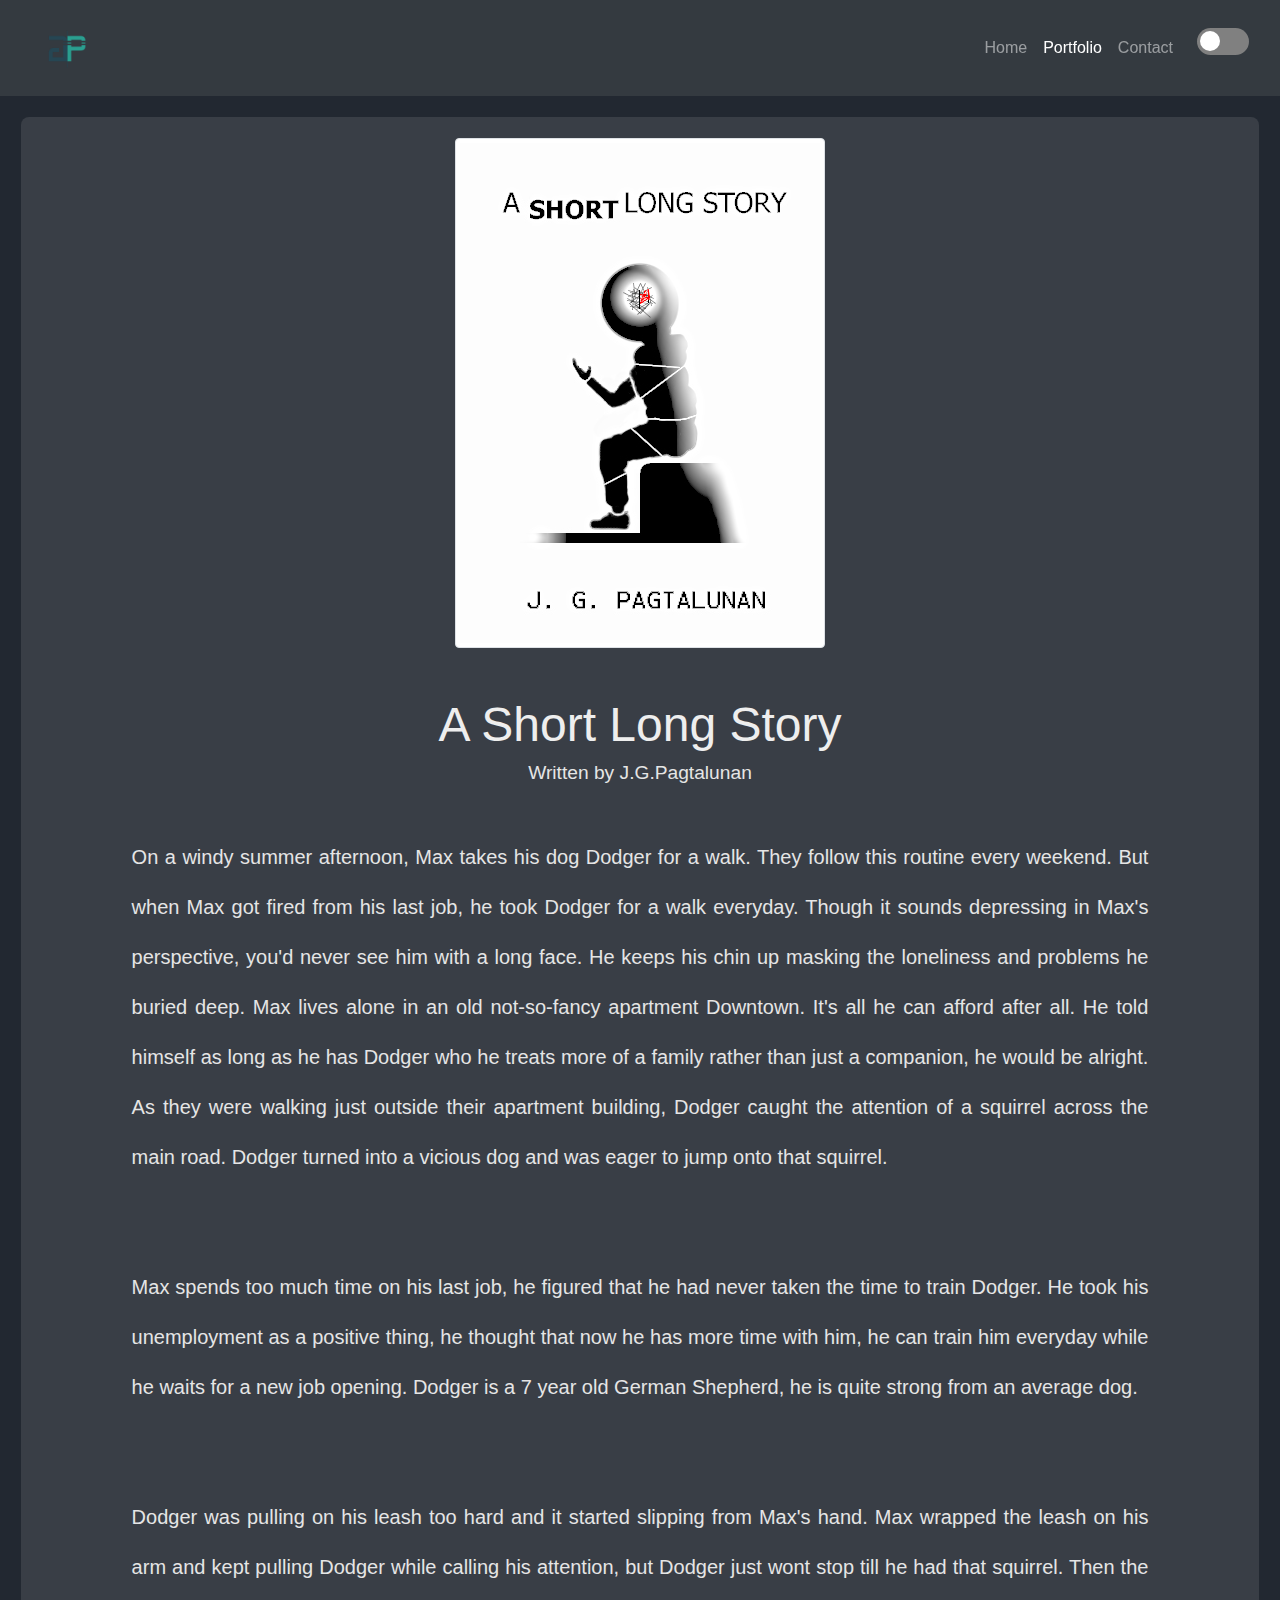
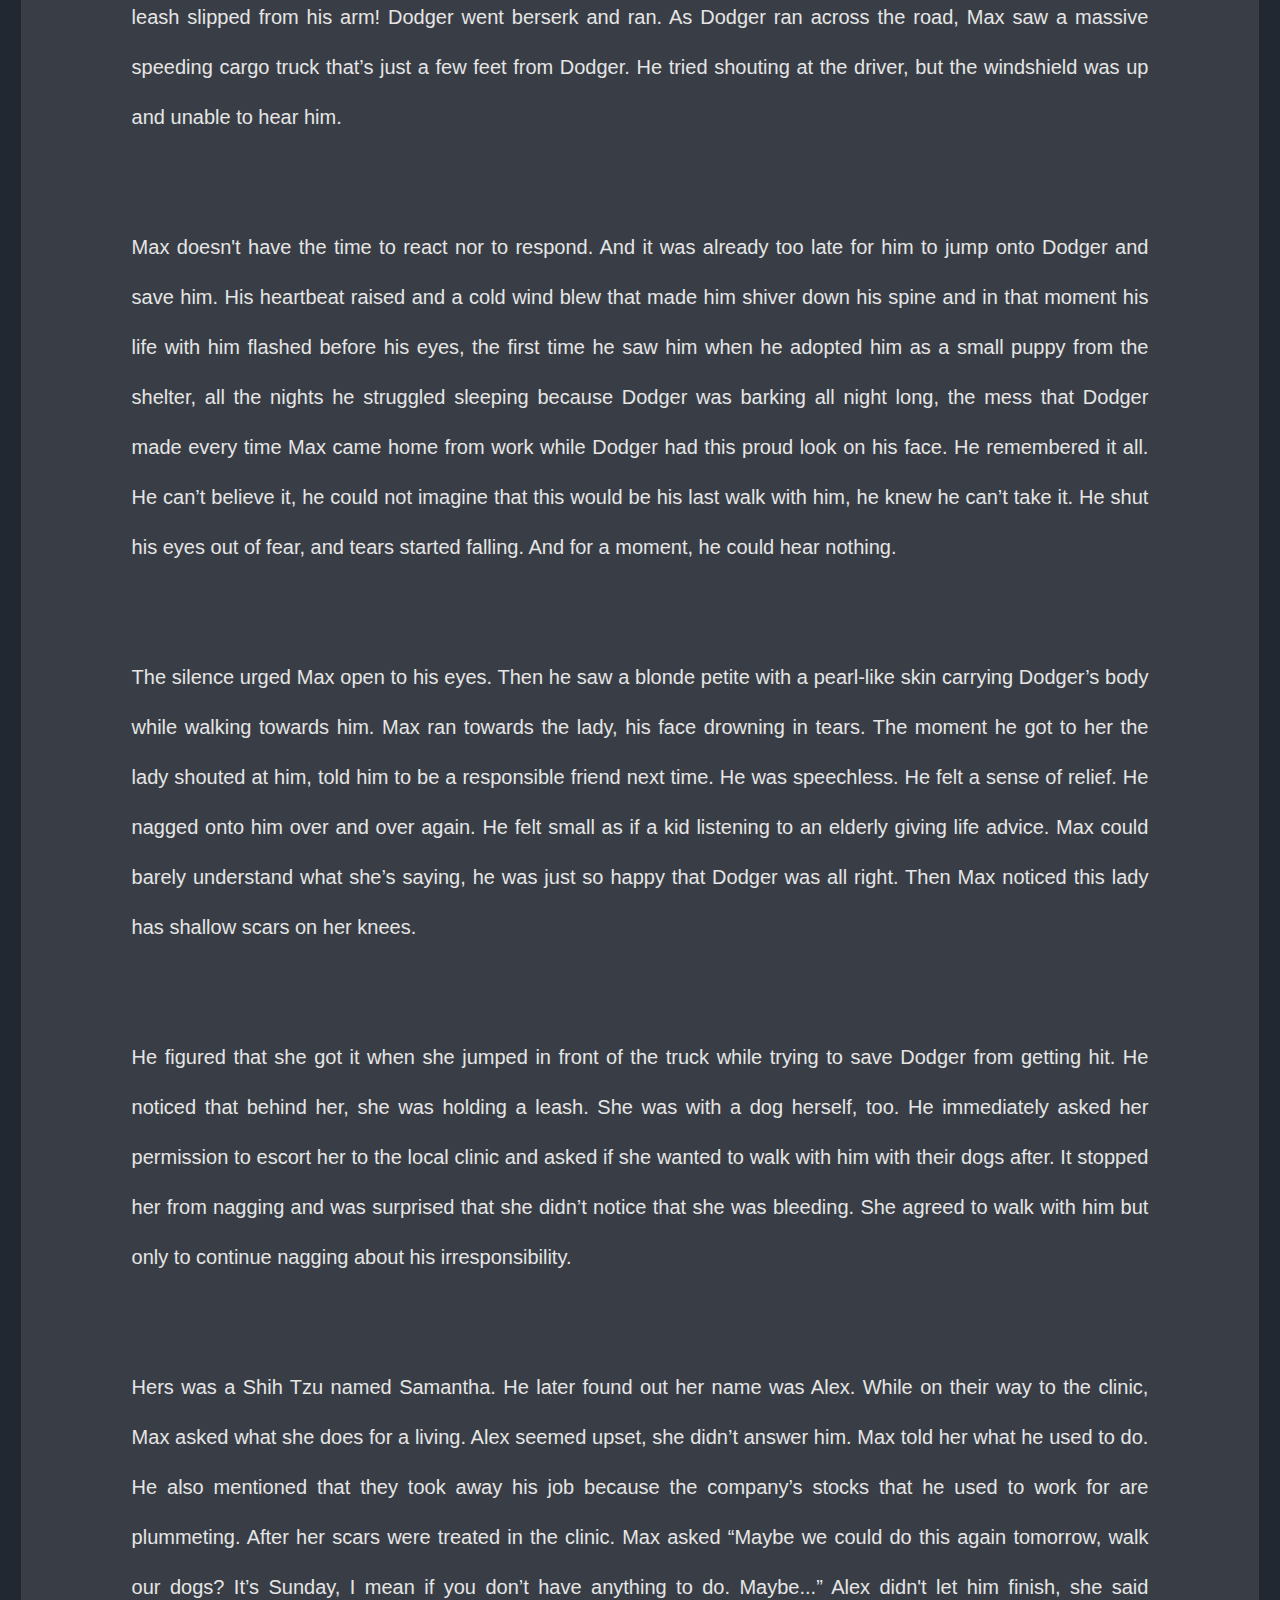
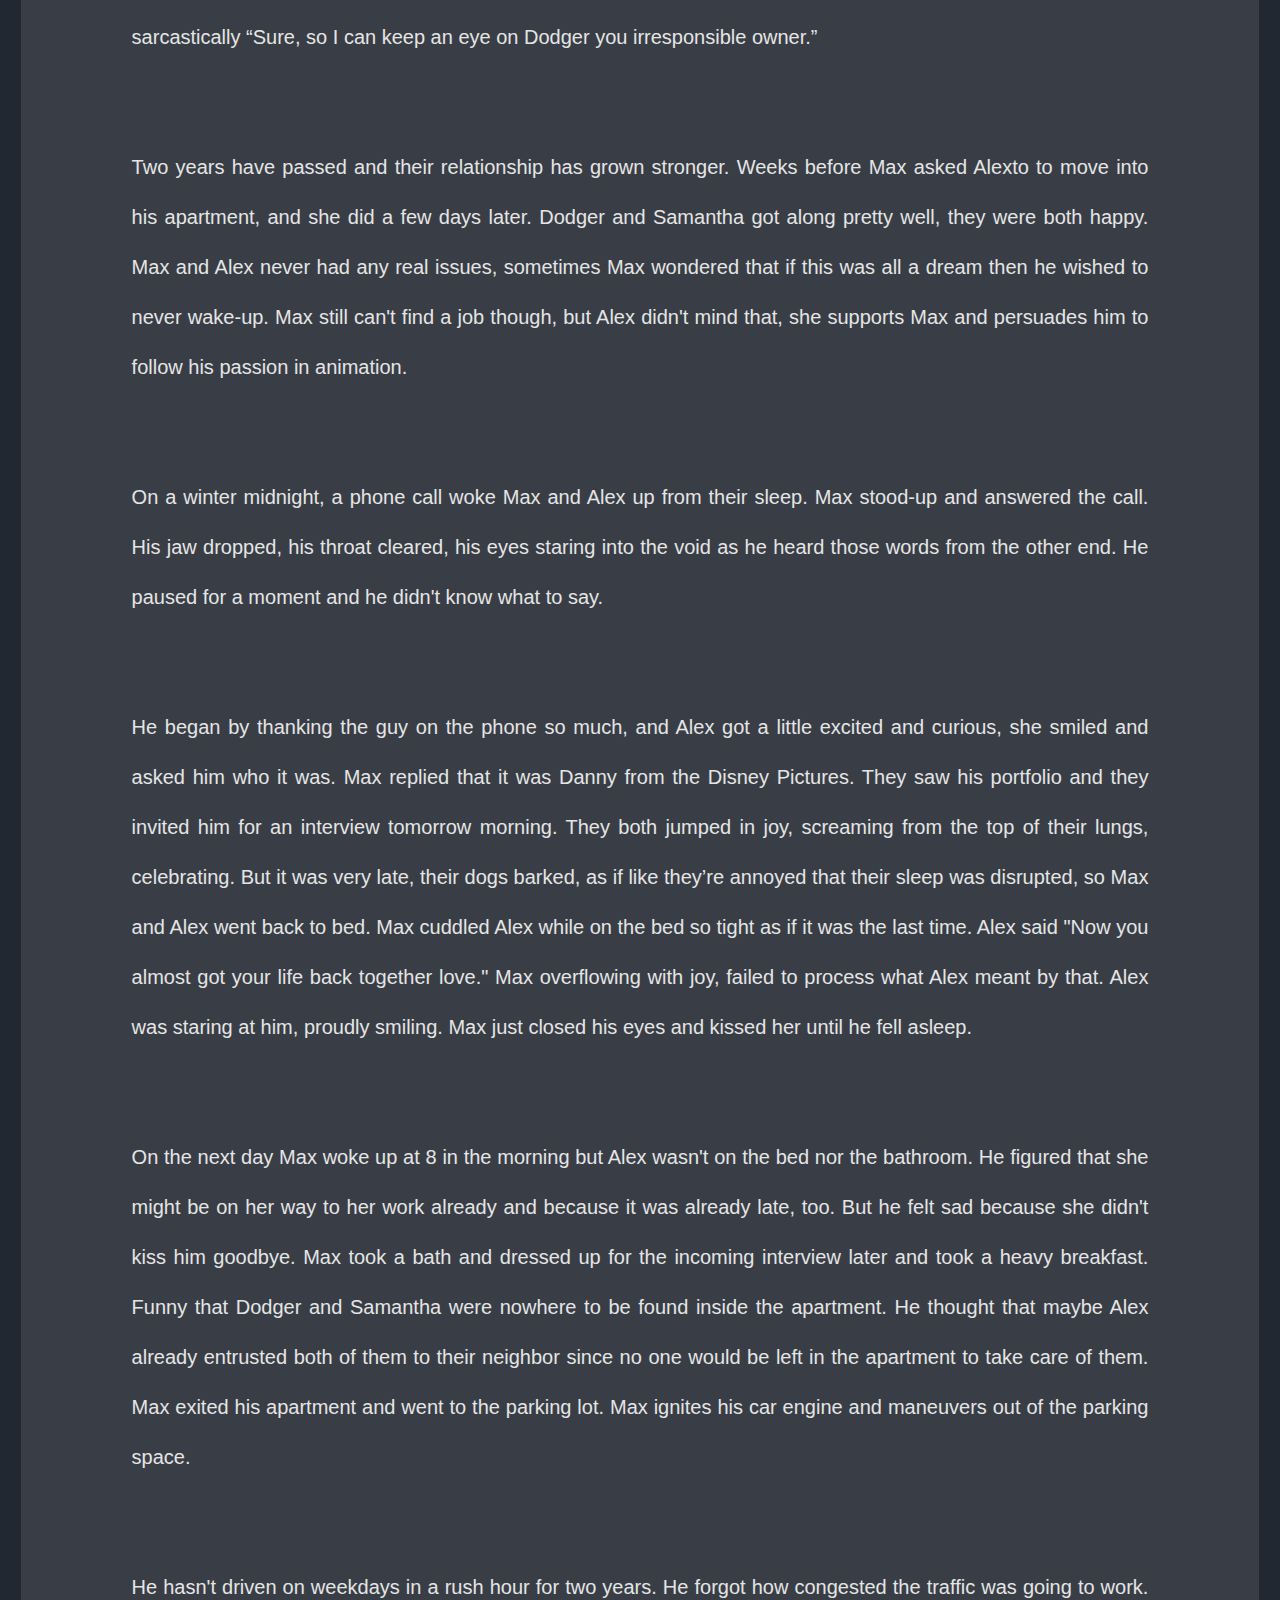
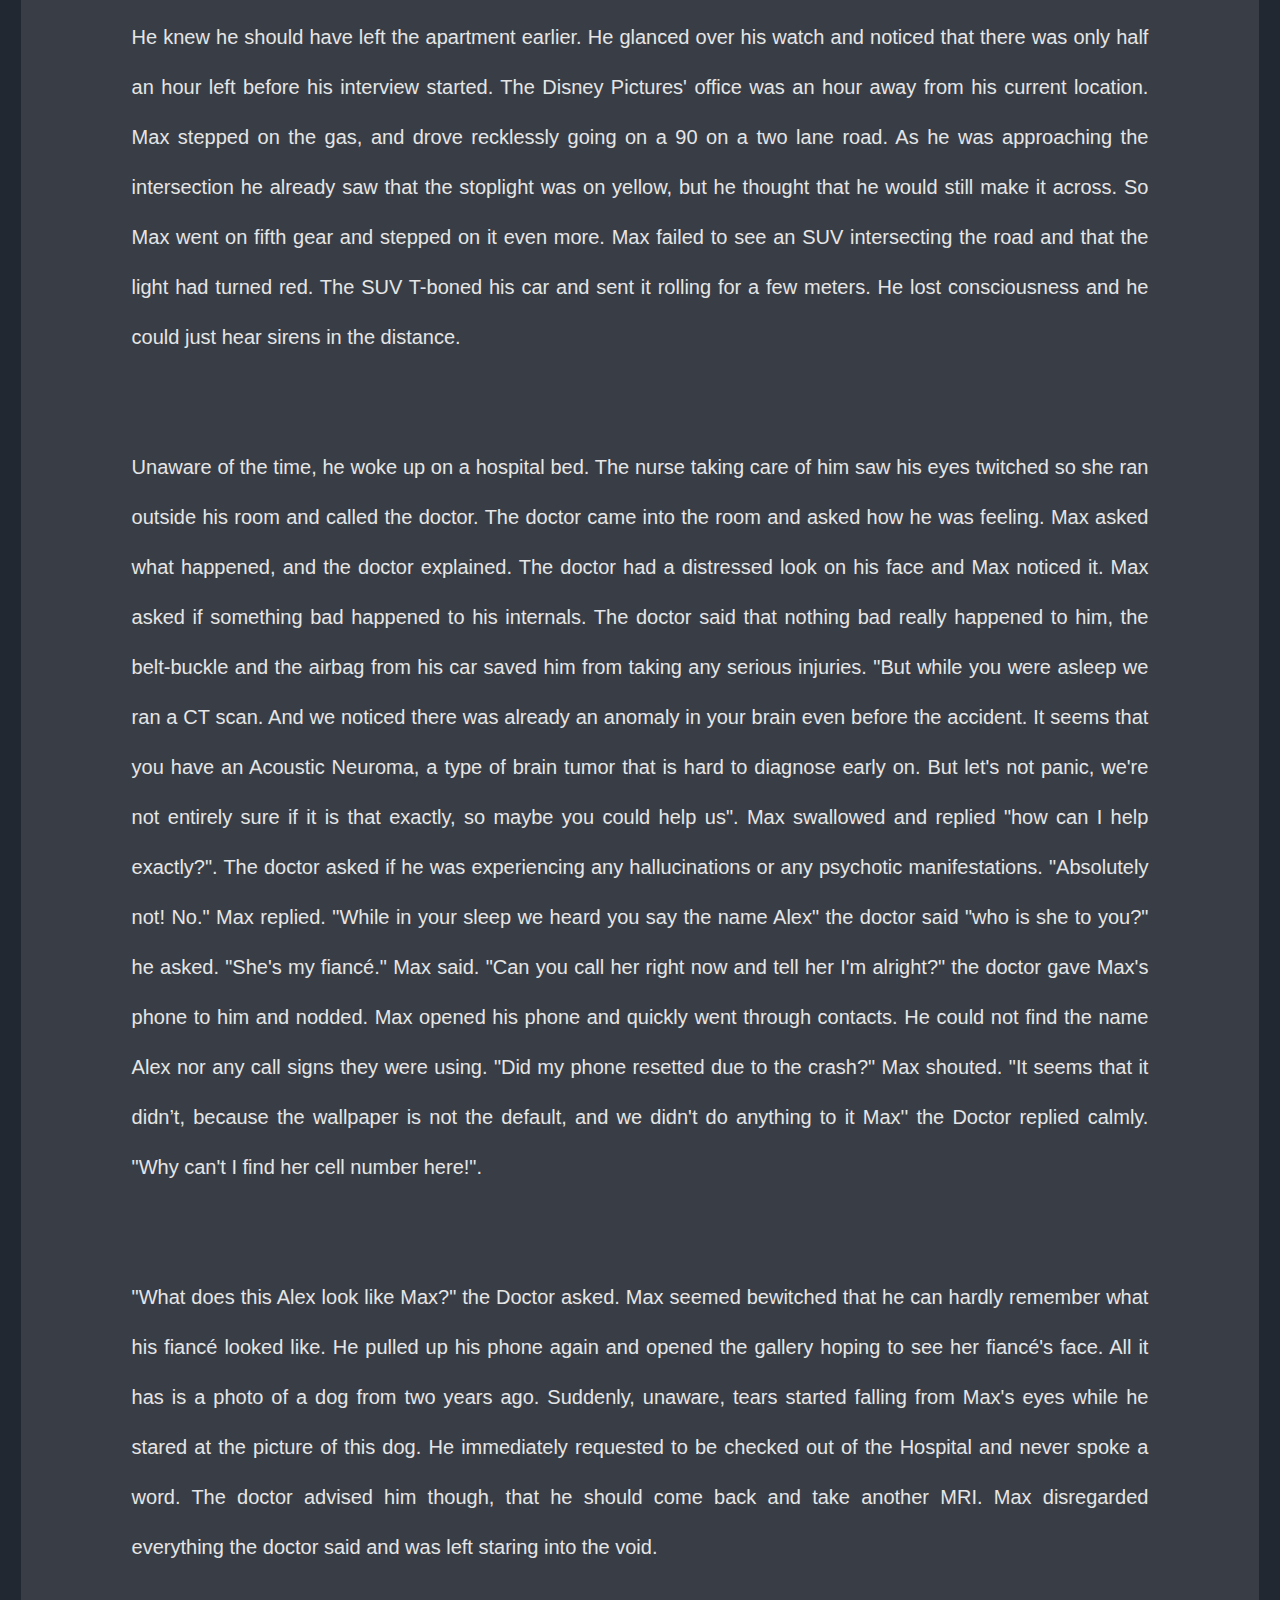
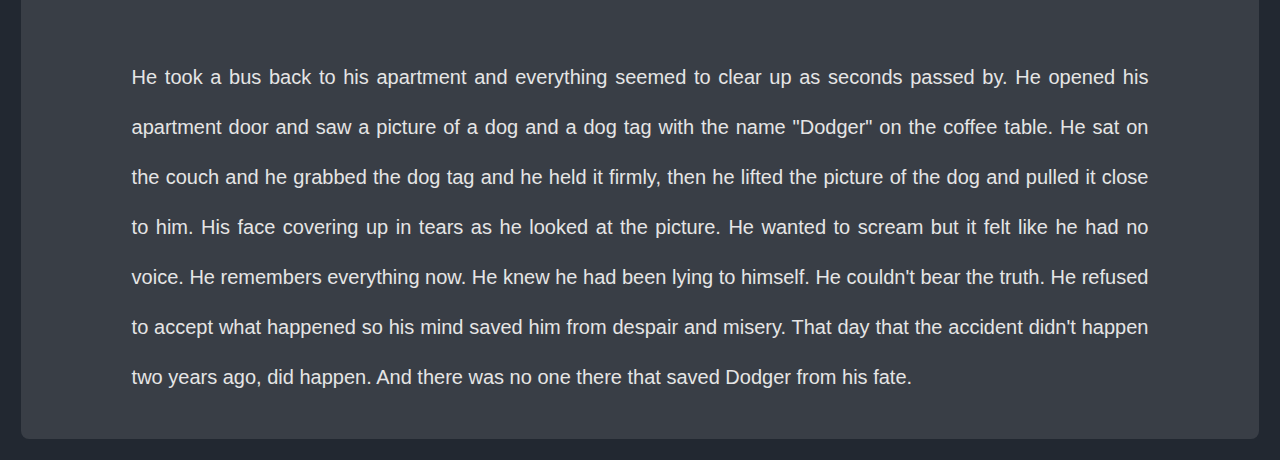
<file: ShortLongStory/index2.html>
<!doctype html>
<html lang="en" data-theme="dark">
  <head>
    <title>Title</title>
    <!-- Required meta tags -->
    <meta charset="utf-8">
    <meta name="viewport" content="width=device-width, initial-scale=1, shrink-to-fit=no">

    <!-- Bootstrap CSS -->
    <link rel="stylesheet" href="https://stackpath.bootstrapcdn.com/bootstrap/4.3.1/css/bootstrap.min.css" integrity="sha384-ggOyR0iXCbMQv3Xipma34MD+dH/1fQ784/j6cY/iJTQUOhcWr7x9JvoRxT2MZw1T" crossorigin="anonymous">
  </head>
  <body>
      
    <!-- Optional JavaScript -->
    <!-- jQuery first, then Popper.js, then Bootstrap JS -->
    <script src="https://code.jquery.com/jquery-3.3.1.slim.min.js" integrity="sha384-q8i/X+965DzO0rT7abK41JStQIAqVgRVzpbzo5smXKp4YfRvH+8abtTE1Pi6jizo" crossorigin="anonymous"></script>
    <script src="https://cdnjs.cloudflare.com/ajax/libs/popper.js/1.14.7/umd/popper.min.js" integrity="sha384-UO2eT0CpHqdSJQ6hJty5KVphtPhzWj9WO1clHTMGa3JDZwrnQq4sF86dIHNDz0W1" crossorigin="anonymous"></script>
    <script src="https://stackpath.bootstrapcdn.com/bootstrap/4.3.1/js/bootstrap.min.js" integrity="sha384-JjSmVgyd0p3pXB1rRibZUAYoIIy6OrQ6VrjIEaFf/nJGzIxFDsf4x0xIM+B07jRM" crossorigin="anonymous"></script>
    <!-- CSS LINK -->
    <link rel="stylesheet" href="index2.css">

    <!-- Navigation Bar -->
    <nav class="navbar navbar-expand-md navbar-dark bg-dark sticky-top" id="navigation">
        <div class="container-fluid">
          <a class="navbar-brand" href="index.html"><img src="img/Logo_Version_2_Final.png" width="70px"></a>
          <button class="navbar-toggler" type="button" data-toggle="collapse" data-target="#navbarResponsive" aria-controls="navbarResponsive" aria-expanded="false" aria-label="Toggle navigation">
            <span class="navbar-toggler-icon"></span>
          </button>
    
            <div class="collapse navbar-collapse" id="navbarResponsive">
              <ul class="navbar-nav  ml-auto">
                  <li class="nav-item">
                    <a class="nav-link" href="../index.html">Home</a>
                  </li>
                  <li class="nav-item active">
                    <a class="nav-link" href="#portf">Portfolio</a>
                  </li>
                  <li class="nav-item">
                    <a class="nav-link" href="#">Contact</a>
                  </li>
                  <li class="nav-item">
                    <div class="toggle-container">
                        <input type="checkbox" id="switch" name="theme"/><label for="switch" >Toggle</label>
                    </div>
                  </li>
              </ul>  
            </div>
        </div>
        </nav>

        <!-- Cover Art -->
        <div class="container-fluid padding">
            <div class="contain col-12 text-center text-justify padding">
                <img src="img/Cover Art - Short Long Story.jpg" class="image-fluid img-thumbnail">
                <h1>A Short Long Story</h1>
                <h4>Written by J.G.Pagtalunan</h4>
                <p class="text-justify">On a windy summer afternoon, Max takes his dog Dodger for a walk. They follow this routine every weekend. But when Max got fired from his last job, he took Dodger for a walk everyday. Though it sounds depressing in Max's perspective, you'd never see him with a long face. He keeps his chin up masking the loneliness and problems he buried deep. Max lives alone in an old not-so-fancy apartment Downtown. It's all he can afford after all. He told himself as long as he has Dodger who he treats more of a family rather than just a companion, he would be alright.  As they were walking just outside their apartment building, Dodger caught the attention of a squirrel across the main road. Dodger turned into a vicious dog and was eager to jump onto that squirrel.</p>
                <br>
                <p class="text-justify">Max spends too much time on his last job, he figured that he had never taken the time to train Dodger. He took his unemployment as a positive thing, he thought that now he has more time with him, he can train him everyday while he waits for a new job opening. Dodger is a 7 year old German Shepherd, he is quite strong from an average dog. </p>
                <br>
                <p class="text-justify">Dodger was pulling on his leash too hard and it started slipping from Max's hand. Max wrapped the leash on his arm and kept pulling Dodger while calling his attention, but Dodger just wont stop till he had that squirrel. Then the leash slipped from his arm! Dodger went berserk and ran. As Dodger ran across the road, Max saw a massive speeding cargo truck that’s just a few feet from Dodger. He tried shouting at the driver, but the windshield was up and unable to hear him. 
                </p>
                <br>
                <p class="text-justify">Max doesn't have the time to react nor to respond. And it was already too late for him to jump onto Dodger and save him. His heartbeat raised and a cold wind blew that made him shiver down his spine and in that moment his life with him flashed before his eyes, the first time he saw him when he adopted him as a small puppy from the shelter, all the nights he struggled sleeping because Dodger was barking all night long, the mess that Dodger made every time Max came home from work while Dodger had this proud look on his face. He remembered it all. He can’t believe it, he could not imagine that this would be his last walk with him, he knew he can’t take it. He shut his eyes out of fear, and tears started falling. And for a moment, he could hear nothing. 
                </p>
                <br>
                <p class="text-justify">The silence urged Max open to his eyes. Then he saw a blonde petite with a pearl-like skin carrying Dodger’s body while walking towards him. Max ran towards the lady, his face drowning in tears. The moment he got to her the lady shouted at him, told him to be a responsible friend next time. He was speechless. He felt a sense of relief. He nagged onto him over and over again. He felt small as if a kid listening to an elderly giving life advice. Max could barely understand what she’s saying, he was just so happy that Dodger was all right. Then Max noticed this lady has shallow scars on her knees. </p>
                <br>
                <p class="text-justify">He figured that she got it when she jumped in front of the truck while trying to save Dodger from getting hit. He noticed that behind her, she was holding a leash. She was with a dog herself, too. He immediately asked her permission to escort her to the local clinic and asked if she wanted to walk with him with their dogs after. It stopped her from nagging and was surprised that she didn’t notice that she was bleeding. She agreed to walk with him but only to continue nagging about his irresponsibility. 
                </p>
                <br>
                <p class="text-justify">Hers was a Shih Tzu named Samantha. He later found out her name was Alex. While on their way to the clinic, Max asked what she does for a living. Alex seemed upset, she didn’t answer him. Max told her what he used to do. He also mentioned that they took away his job because the company’s stocks that he used to work for are plummeting. After her scars were treated in the clinic. Max asked “Maybe we could do this again tomorrow, walk our dogs? It’s Sunday, I mean if you don’t have anything to do. Maybe...” Alex didn't let him finish, she  said sarcastically  “Sure, so I can keep an eye on Dodger you irresponsible owner.”
                </p>
                <br>
                <p class="text-justify">Two years have passed and their relationship has grown stronger. Weeks before Max asked Alexto to move into his apartment, and she did a few days later. Dodger and Samantha got along pretty well, they were both happy. Max and Alex never had any real issues, sometimes Max wondered that if this was all a dream then he wished to never wake-up. Max still can't find a job though, but Alex didn't mind that, she supports Max and persuades him to follow his passion in animation.</p>
                <br>
                <p class="text-justify">On a winter midnight, a phone call woke Max and Alex up from their sleep. Max stood-up and answered the call. His jaw dropped, his throat cleared, his eyes staring into the void as he heard those words from the other end. He paused for a moment and he didn't know what to say. </p>
                <br>
                <p class="text-justify">He began by thanking the guy on the phone so much, and Alex  got a little excited and curious, she smiled and asked him who it was. Max replied that it was Danny from the Disney Pictures. They saw his portfolio and they invited him for an interview tomorrow morning. They both jumped in joy, screaming from the top of their lungs, celebrating. But it was very late, their dogs barked, as if like they’re annoyed that their sleep was disrupted, so Max and Alex went back to bed. Max cuddled Alex while on the bed so tight as if it was the last time. Alex said "Now you almost got your life back together love." Max overflowing with joy, failed to process what Alex meant by that. Alex was staring at him, proudly smiling. Max just closed his eyes and kissed her until he fell asleep.</p>
                <br>
                <p class="text-justify">On the next day Max woke up at 8 in the morning but Alex wasn't on the bed nor the bathroom. He figured that she might be on her way to her work already and because it was already late, too. But he felt sad because she didn't kiss him goodbye. Max took a bath and dressed up for the incoming interview later and took a heavy breakfast. Funny that Dodger and Samantha were nowhere to be found inside the apartment. He thought that maybe Alex already entrusted both of them to their neighbor since no one would be left in the apartment to take care of them. Max exited his apartment and went to the parking lot. Max ignites his car engine and maneuvers out of the parking space.</p>
                <br>
                <p class="text-justify">He hasn't driven on weekdays in a rush hour for two years. He forgot how congested the traffic was going to work. He knew he should have left the apartment earlier. He glanced over his watch and noticed that there was only half an hour left before his interview started. The Disney Pictures' office was an hour away from his current location. Max stepped on the gas, and drove recklessly going on a 90 on a two lane road. As he was approaching the intersection he already saw that the stoplight was on yellow, but he thought that he would still make it across. So Max went on fifth gear and stepped on it even more. Max failed to see an SUV intersecting the road and that the light had turned red. The SUV T-boned his car and sent it rolling for a few meters. He lost consciousness and he could just hear sirens in the distance. </p>
                <br>
                <p class="text-justify">Unaware of the time, he woke up on a hospital bed. The nurse taking care of him saw his eyes twitched so she ran outside his room and called the doctor. The doctor came into the room and asked how he was feeling. Max asked what happened, and the doctor explained. The doctor had a distressed look on his face and Max noticed it. Max asked if something bad happened to his internals. The doctor said that nothing bad really happened to him, the belt-buckle and the airbag from his car saved him from taking any serious injuries. "But while you were asleep we ran a CT scan. And we noticed there was already an anomaly in your brain even before the accident. It seems that you have an Acoustic Neuroma, a type of brain tumor that is hard to diagnose early on. But let's not panic, we're not entirely sure if it is that exactly, so maybe you could help us". Max swallowed and replied "how can I help exactly?". The doctor asked if he was experiencing any hallucinations or any psychotic manifestations. "Absolutely not! No." Max replied. "While in your sleep we heard you say the name Alex" the doctor said "who is she to you?" he asked. "She's my fiancé." Max said. "Can you call her right now and tell her I'm alright?" the doctor gave Max's phone to him and nodded. Max opened his phone and quickly went through contacts. He could not find the name Alex nor any call signs they were using. "Did my phone resetted due to the crash?" Max shouted. "It seems that it didn’t, because the wallpaper is not the default, and we didn't do anything to it Max'' the Doctor replied calmly. "Why can't I find her cell number here!".</p>
                <br>
                <p class="text-justify">"What does this Alex look like Max?" the Doctor asked. Max seemed bewitched that he can hardly remember what his fiancé looked like. He pulled up his phone again and opened the gallery hoping to see her fiancé's face. All it has is a photo of a dog from two years ago. Suddenly, unaware, tears started falling from Max's eyes while he stared at the picture of this dog. He immediately requested to be checked out of the Hospital and never spoke a word. The doctor advised him though, that he should come back and take another MRI. Max disregarded everything the doctor said and was left staring into the void. </p>
                <br>
                <p class="text-justify">He took a bus back to his apartment and everything seemed to clear up as seconds passed by. He opened his apartment door and saw a picture of a dog and a dog tag with the name "Dodger" on the coffee table. He sat on the couch and he grabbed the dog tag and he held it firmly, then he lifted the picture of the dog and pulled it close to him. His face covering up in tears as he looked at the picture. He wanted to scream but it felt like he had no voice. He remembers everything now. He knew he had been lying to himself. He couldn't bear the truth. He refused to accept what happened so his mind saved him from despair and misery. That day that the accident didn't happen two years ago, did happen. And there was no one there that saved Dodger from his fate.
                </p>
            </div>
        </div>

        <!-- Script Link-->
    <script src="script.js"></script>
  </body>
</html>
</file>
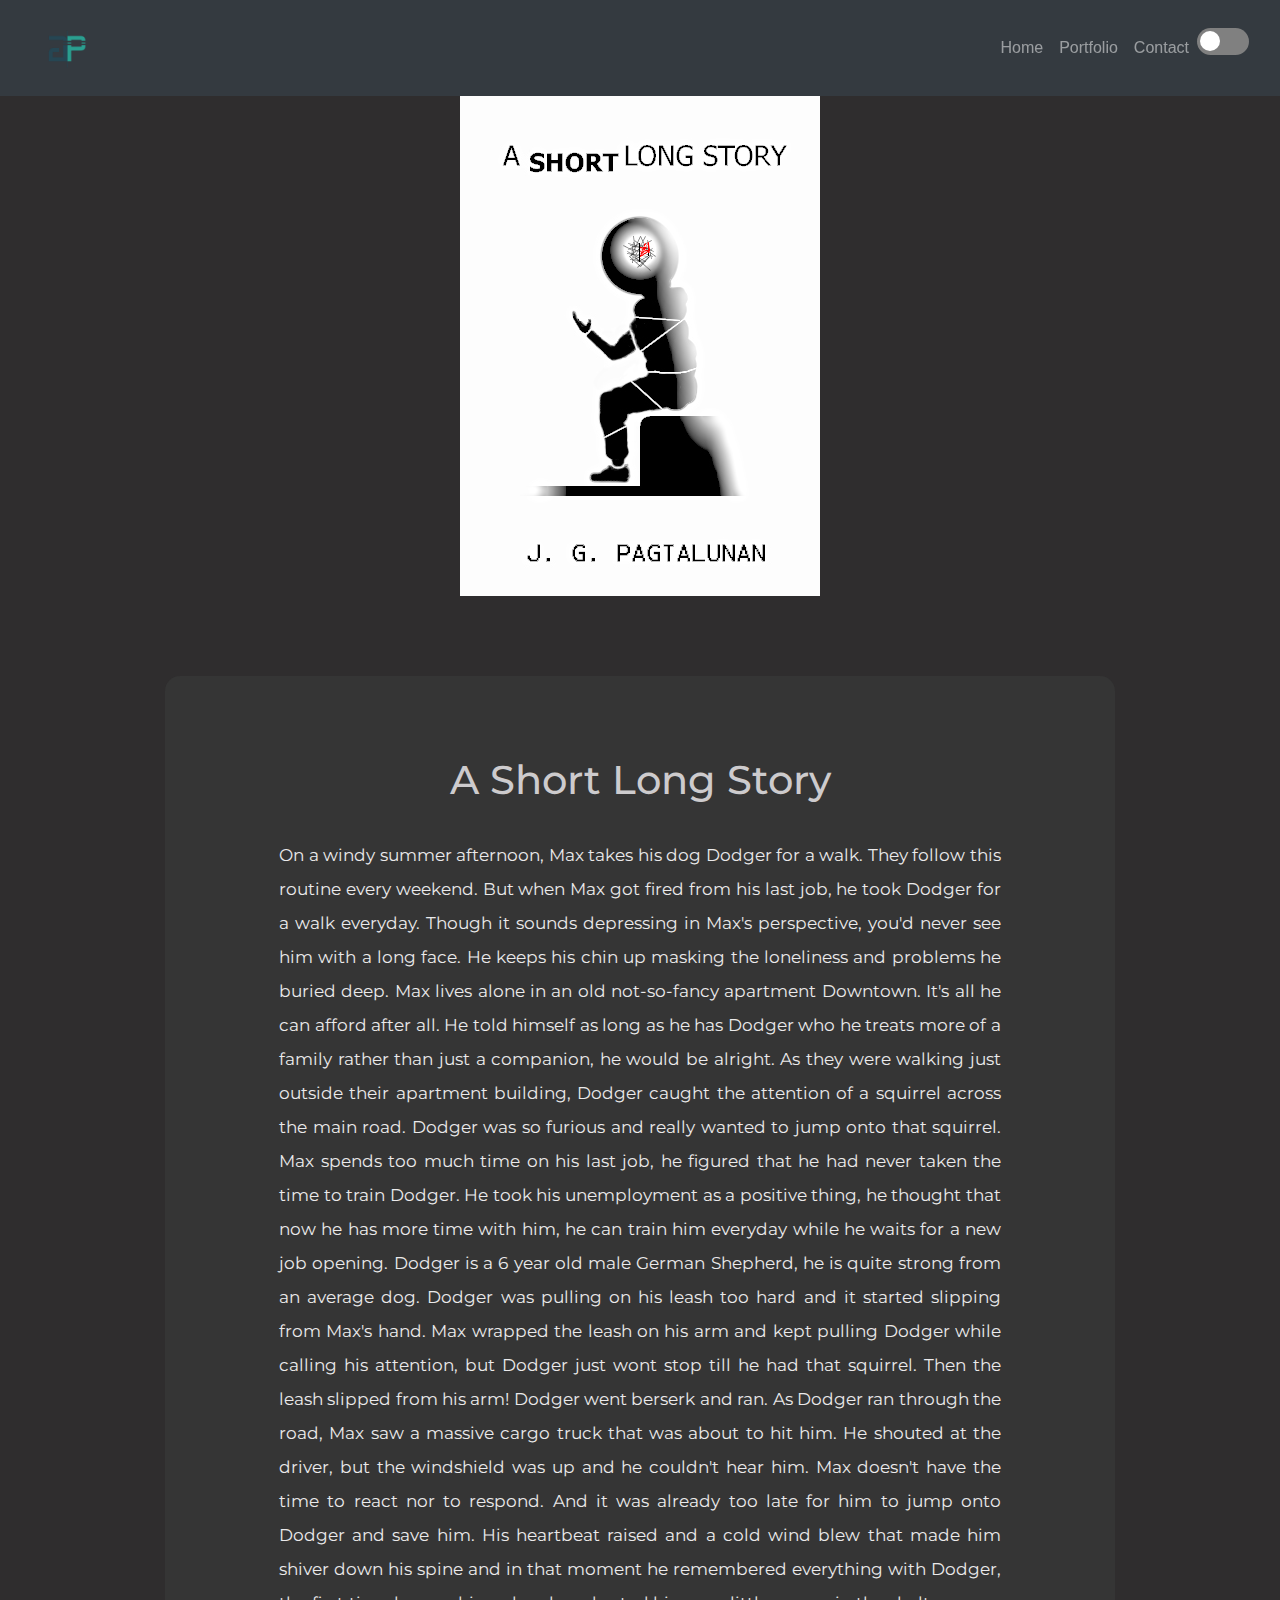
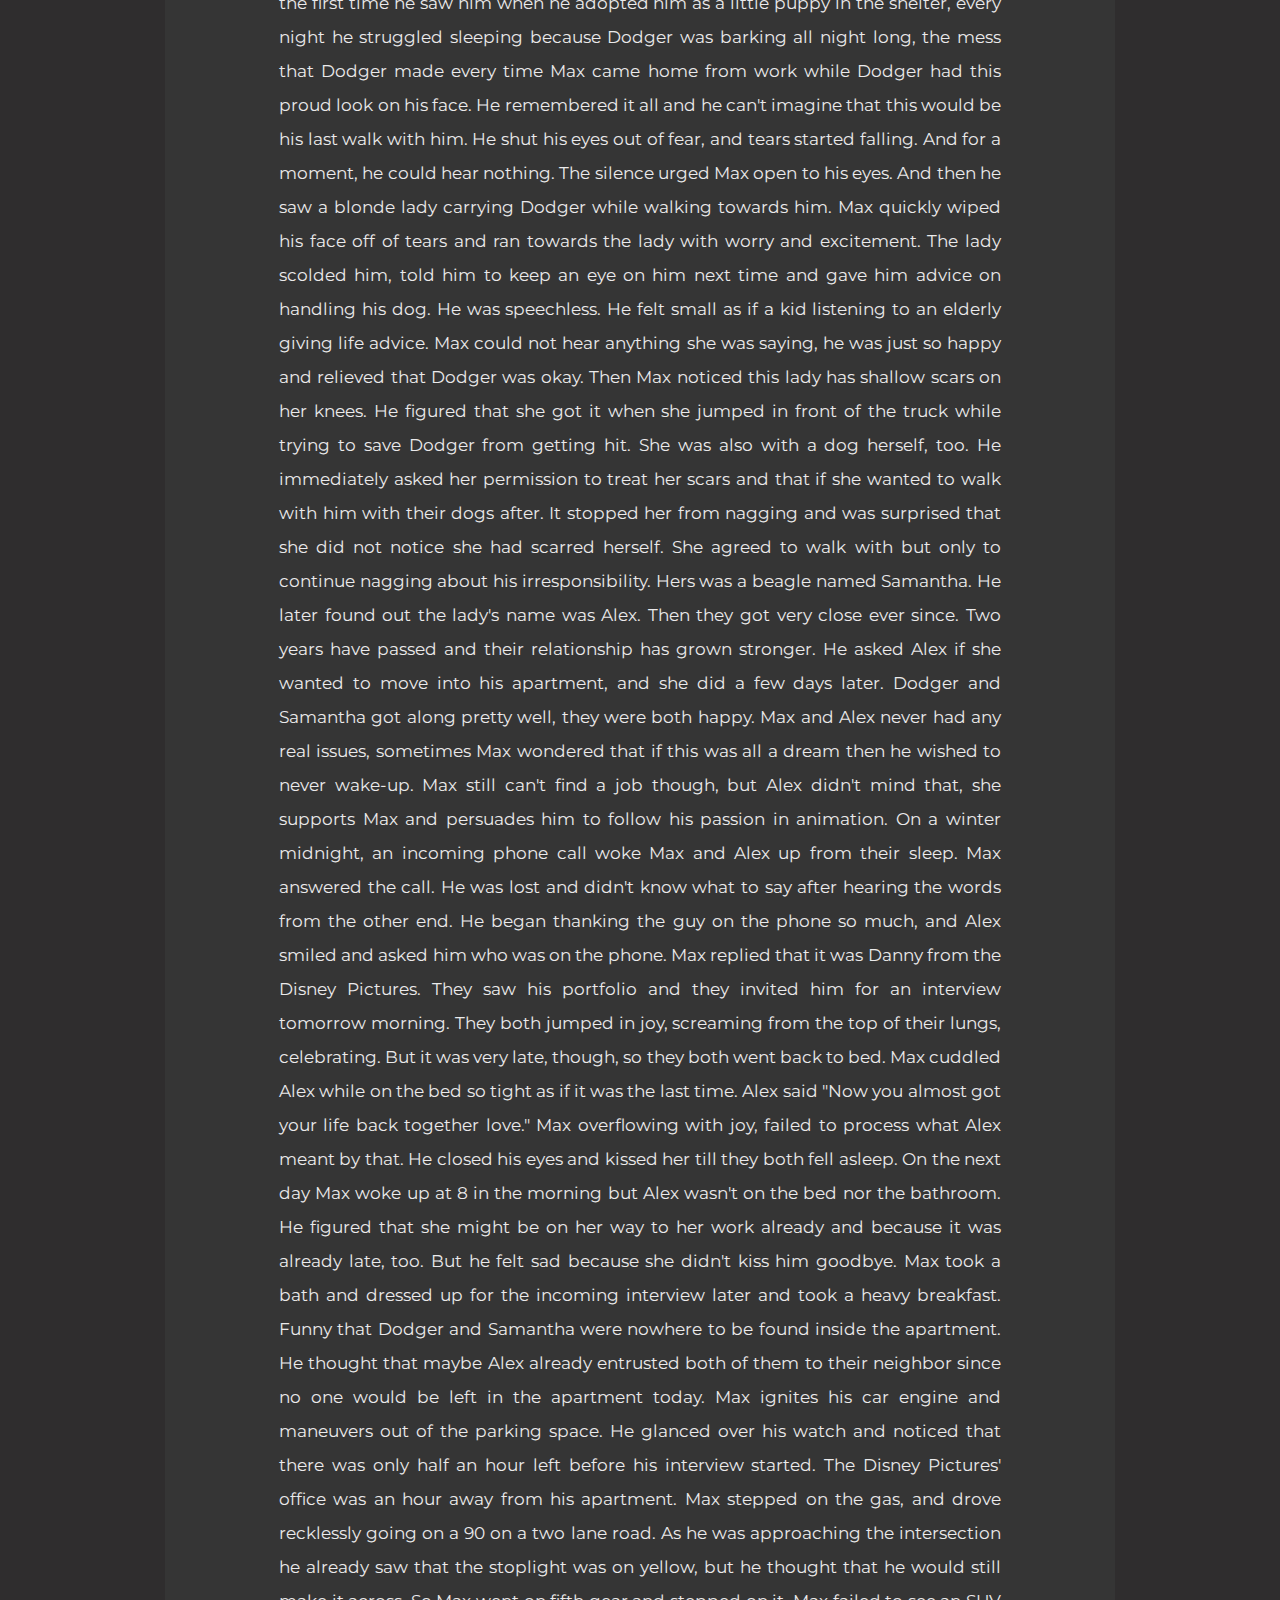
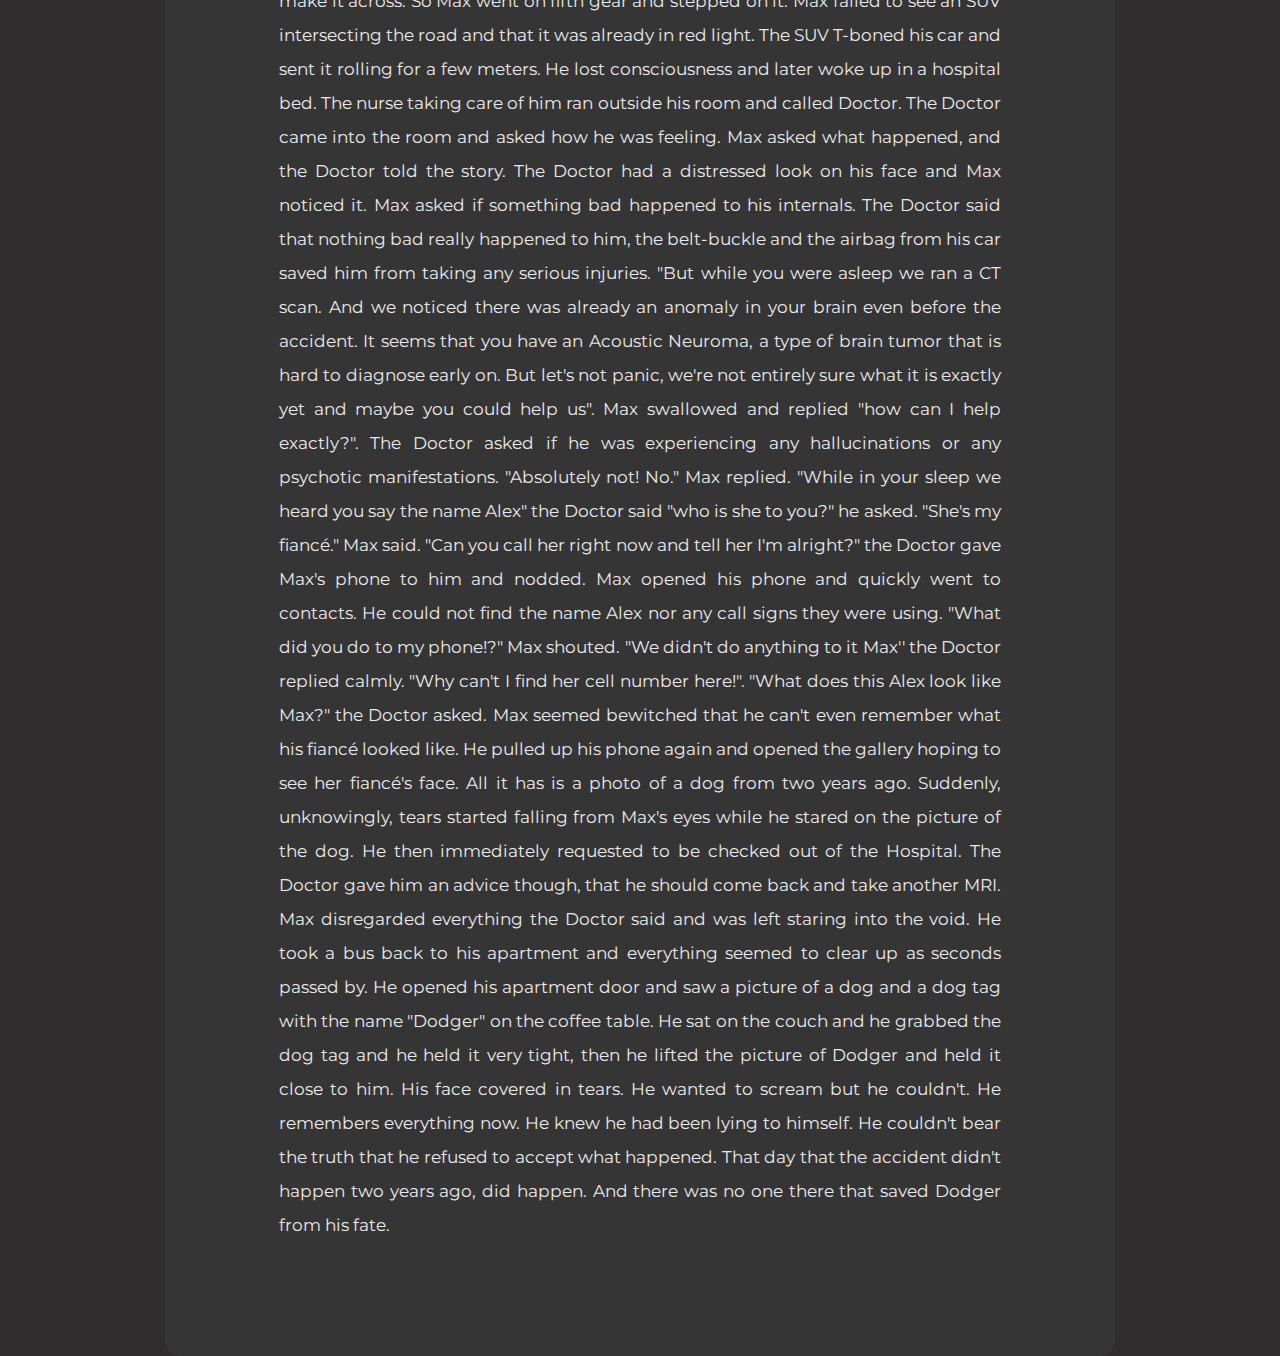
<file: ShortLongStory/story_shortlongstory.html>
<!doctype html>
<html lang="en" data-theme="dark">
  <head>
    <title>Title</title>
    <!-- Required meta tags -->
    <meta charset="utf-8">
    <meta name="viewport" content="width=device-width, initial-scale=1, shrink-to-fit=no">

    <!-- Montserrat Font -->
    <link href="https://fonts.googleapis.com/css2?family=Montserrat:wght@200;400&display=swap" rel="stylesheet">

    <!-- Bootstrap CSS -->
    <link rel="stylesheet" href="https://stackpath.bootstrapcdn.com/bootstrap/4.3.1/css/bootstrap.min.css" integrity="sha384-ggOyR0iXCbMQv3Xipma34MD+dH/1fQ784/j6cY/iJTQUOhcWr7x9JvoRxT2MZw1T" crossorigin="anonymous">
  </head>
  <body>
      
    <!-- Optional JavaScript -->
    <!-- jQuery first, then Popper.js, then Bootstrap JS -->
    <script src="https://code.jquery.com/jquery-3.3.1.slim.min.js" integrity="sha384-q8i/X+965DzO0rT7abK41JStQIAqVgRVzpbzo5smXKp4YfRvH+8abtTE1Pi6jizo" crossorigin="anonymous"></script>
    <script src="https://cdnjs.cloudflare.com/ajax/libs/popper.js/1.14.7/umd/popper.min.js" integrity="sha384-UO2eT0CpHqdSJQ6hJty5KVphtPhzWj9WO1clHTMGa3JDZwrnQq4sF86dIHNDz0W1" crossorigin="anonymous"></script>
    <script src="https://stackpath.bootstrapcdn.com/bootstrap/4.3.1/js/bootstrap.min.js" integrity="sha384-JjSmVgyd0p3pXB1rRibZUAYoIIy6OrQ6VrjIEaFf/nJGzIxFDsf4x0xIM+B07jRM" crossorigin="anonymous"></script>

    <!-- CSS Link -->
    <link rel="stylesheet" href="style.css">

    <!-- HTML BODY START -->

    <!-- Navigation Bar -->
    <nav class="navbar navbar-expand-md navbar-dark bg-dark sticky-top" id="navigation">
        <div class="container-fluid">
          <a class="navbar-brand" href="index.html"><img src="img/Logo_Version_2_Final.png" width="70px"></a>
          <button class="navbar-toggler" type="button" data-toggle="collapse" data-target="#navbarResponsive" aria-controls="navbarResponsive" aria-expanded="false" aria-label="Toggle navigation">
            <span class="navbar-toggler-icon"></span>
          </button>
    
            <div class="collapse navbar-collapse" id="navbarResponsive">
              <ul class="navbar-nav  ml-auto">
                  <li class="nav-item">
                    <a class="nav-link" href="../index.html">Home</a>
                  </li>
                  <li class="nav-item">
                    <a class="nav-link" href="#portf">Portfolio</a>
                  </li>
                  <li class="nav-item">
                    <a class="nav-link" href="#">Contact</a>
                  </li>
                  <li class="nav-item">
                    <div class="toggle-container">
                        <input type="checkbox" id="switch" name="theme"/><label for="switch" >Toggle</label>
                    </div>
                  </li>
              </ul>  
            </div>
        </div>
        </nav>

    <div class="container">
        <div class="coverphoto">
            <img src="img/Cover Art - Short Long Story.jpg">
        </div>
        <div class="container-body">
            
            <h1 id="title">A Short Long Story</h1>
            <p>On a windy summer afternoon, Max takes his dog Dodger for a walk. They follow this routine every weekend. But when Max got fired from his last job, he took Dodger for a walk everyday. Though it sounds depressing in Max's perspective, you'd never see him with a long face. He keeps his chin up masking the loneliness and problems he buried deep. Max lives alone in an old not-so-fancy apartment Downtown. It's all he can afford after all. He told himself as long as he has Dodger who he treats more of a family rather than just a companion, he would be alright.  As they were walking just outside their apartment building, Dodger caught the attention of a squirrel across the main road. Dodger was so furious and really wanted to jump onto that squirrel. Max spends too much time on his last job, he figured that he had never taken the time to train Dodger. He took his unemployment as a positive thing, he thought that now he has more time with him, he can train him everyday while he waits for a new job opening. Dodger is a 6 year old male German Shepherd, he is quite strong from an average dog. Dodger was pulling on his leash too hard and it started slipping from Max's hand. Max wrapped the leash on his arm and kept pulling Dodger while calling his attention, but Dodger just wont stop till he had that squirrel. Then the leash slipped from his arm! Dodger went berserk and ran. As Dodger ran through the road, Max saw a massive cargo truck that was about to hit him. He shouted at the driver, but the windshield was up and he couldn't hear him. Max doesn't have the time to react nor to respond. And it was already too late for him to jump onto Dodger and save him. His heartbeat raised and a cold wind blew that made him shiver down his spine and in that moment he remembered everything with Dodger, the first time he saw him when he adopted him as a little puppy in the shelter, every night he struggled sleeping because Dodger was barking all night long, the mess that Dodger made every time Max came home from work while Dodger had this proud look on his face. He remembered it all and he can't imagine that this would be his last walk with him. He shut his eyes out of fear, and tears started falling. And for a moment, he could hear nothing. The silence urged Max open to his eyes. And then he saw a blonde lady carrying Dodger while walking towards him. Max quickly wiped his face off of tears and ran towards the lady with worry and excitement. The lady scolded him, told him to keep an eye on him next time and gave him advice on handling his dog. He was speechless. He felt small as if a kid listening to an elderly giving life advice. Max could not hear anything she was saying, he was just so happy and relieved that Dodger was okay. Then Max noticed this lady has shallow scars on her knees. He figured that she got it when she jumped in front of the truck while trying to save Dodger from getting hit. She was also with a dog herself, too. He immediately asked her permission to treat her scars and that if she wanted to walk with him with their dogs after. It stopped her from nagging and was surprised that she did not notice she had scarred herself. She agreed to walk with but only to continue nagging about his irresponsibility. Hers was a beagle named Samantha. He later found out the lady's name was Alex. Then they got very close ever since. Two years have passed and their relationship has grown stronger. He asked Alex if she wanted to move into his apartment, and she did a few days later. Dodger and Samantha got along pretty well, they were both happy. Max and Alex never had any real issues, sometimes Max wondered that if this was all a dream then he wished to never wake-up. Max still can't find a job though, but Alex didn't mind that, she supports Max and persuades him to follow his passion in animation. On a winter midnight, an incoming phone call woke Max and Alex up from their sleep. Max answered the call. He was lost and didn't know what to say after hearing the words from the other end. He began thanking the guy on the phone so much, and Alex smiled and asked him who was on the phone. Max replied that it was Danny from the Disney Pictures. They saw his portfolio and they invited him for an interview tomorrow morning. They both jumped in joy, screaming from the top of their lungs, celebrating. But it was very late, though, so they both went back to bed. Max cuddled Alex while on the bed so tight as if it was the last time. Alex said "Now you almost got your life back together love." Max overflowing with joy, failed to process what Alex meant by that. He closed his eyes and kissed her till they both fell asleep. On the next day Max woke up at 8 in the morning but Alex wasn't on the bed nor the bathroom. He figured that she might be on her way to her work already and because it was already late, too. But he felt sad because she didn't kiss him goodbye. Max took a bath and dressed up for the incoming interview later and took a heavy breakfast. Funny that Dodger and Samantha were nowhere to be found inside the apartment. He thought that maybe Alex already entrusted both of them to their neighbor since no one would be left in the apartment today. Max ignites his car engine and maneuvers out of the parking space. He glanced over his watch and noticed that there was only half an hour left before his interview started. The Disney Pictures' office was an hour away from his apartment. Max stepped on the gas, and drove recklessly going on a 90 on a two lane road. As he was approaching the intersection he already saw that the stoplight was on yellow, but he thought that he would still make it across. So Max went on fifth gear and stepped on it. Max failed to see an SUV intersecting the road and that it was already in red light. The SUV T-boned his car and sent it rolling for a few meters. He lost consciousness and later woke up in a hospital bed. The nurse taking care of him ran outside his room and called Doctor. The Doctor came into the room and asked how he was feeling. Max asked what happened, and the Doctor told the story. The Doctor had a distressed look on his face and Max noticed it. Max asked if something bad happened to his internals. The Doctor said that nothing bad really happened to him, the belt-buckle and the airbag from his car saved him from taking any serious injuries. "But while you were asleep we ran a CT scan. And we noticed there was already an anomaly in your brain even before the accident. It seems that you have an Acoustic Neuroma, a type of brain tumor that is hard to diagnose early on. But let's not panic, we're not entirely sure what it is exactly yet and maybe you could help us". Max swallowed and replied "how can I help exactly?". The Doctor asked if he was experiencing any hallucinations or any psychotic manifestations. "Absolutely not! No." Max replied. "While in your sleep we heard you say the name Alex" the Doctor said "who is she to you?" he asked. "She's my fiancé." Max said. "Can you call her right now and tell her I'm alright?" the Doctor gave Max's phone to him and nodded.  Max opened his phone and quickly went to contacts. He could not find the name Alex nor any call signs they were using. "What did you do to my phone!?" Max shouted. "We didn't do anything to it Max'' the Doctor replied calmly. "Why can't I find her cell number here!". "What does this Alex look like Max?" the Doctor asked. Max seemed bewitched that he can't even remember what his fiancé looked like. He pulled up his phone again and opened the gallery hoping to see her fiancé's face. All it has is a photo of a dog from two years ago. Suddenly, unknowingly, tears started falling from Max's eyes while he stared on the picture of the dog. He then immediately requested to be checked out of the Hospital. The Doctor gave him an advice though, that he should come back and take another MRI. Max disregarded everything the Doctor said and was left staring into the void. He took a bus back to his apartment and everything seemed to clear up as seconds passed by. He opened his apartment door and saw a picture of a dog and a dog tag with the name "Dodger" on the coffee table. He sat on the couch and he grabbed the dog tag and he held it very tight, then he lifted the picture of Dodger and held it close to him. His face covered in tears. He wanted to scream but he couldn't. He remembers everything now. He knew he had been lying to himself. He couldn't bear the truth that he refused to accept what happened. That day that the accident didn't happen two years ago, did happen. And there was no one there that saved Dodger from his fate.
</p>
        </div>
    </div>

    
    <script src="script.js"></script>

  </body>
</html>
</file>
<file: font-mfizz/font-mfizz.css>
/*!
 * Font Mfizz 2.4.1
 * Copyright 2013-2017 Fizzed, Inc.
 * MIT License
 *
 * Project: http://fizzed.com/oss/font-mfizz
 *
 * The font designed for technology and software geeks representing programming
 * languages, operating systems, software engineering, and technology.
 *
 * Fizzed, Inc.
 * Web: http://fizzed.com/
 * Twitter: http://twitter.com/fizzed_inc
 */

@font-face {
  font-family: "FontMfizz";
  src: url("./font-mfizz.eot");
  src: url("./font-mfizz.eot?#iefix") format("embedded-opentype"),
       url("./font-mfizz.woff") format("woff"),
       url("./font-mfizz.ttf") format("truetype"),
       url("./font-mfizz.svg#font-mfizz") format("svg");
  font-weight: normal;
  font-style: normal;
}

@media screen and (-webkit-min-device-pixel-ratio:0) {
  @font-face {
    font-family: "FontMfizz";
    src: url("./font-mfizz.svg#font-mfizz") format("svg");
  }
}

[data-icon]:before { content: attr(data-icon); }

[data-icon]:before,
.icon-3dprint:before,
.icon-alpinelinux:before,
.icon-angular:before,
.icon-angular-alt:before,
.icon-antenna:before,
.icon-apache:before,
.icon-archlinux:before,
.icon-aws:before,
.icon-azure:before,
.icon-backbone:before,
.icon-blackberry:before,
.icon-bomb:before,
.icon-bootstrap:before,
.icon-c:before,
.icon-cassandra:before,
.icon-centos:before,
.icon-clojure:before,
.icon-codeigniter:before,
.icon-codepen:before,
.icon-coffee-bean:before,
.icon-cplusplus:before,
.icon-csharp:before,
.icon-css:before,
.icon-css3:before,
.icon-css3-alt:before,
.icon-d3:before,
.icon-database:before,
.icon-database-alt:before,
.icon-database-alt2:before,
.icon-debian:before,
.icon-docker:before,
.icon-dreamhost:before,
.icon-elixir:before,
.icon-elm:before,
.icon-erlang:before,
.icon-exherbo:before,
.icon-fedora:before,
.icon-fire-alt:before,
.icon-freebsd:before,
.icon-freecodecamp:before,
.icon-gentoo:before,
.icon-ghost:before,
.icon-git:before,
.icon-gnome:before,
.icon-go:before,
.icon-go-alt:before,
.icon-google:before,
.icon-google-alt:before,
.icon-google-code:before,
.icon-google-developers:before,
.icon-gradle:before,
.icon-grails:before,
.icon-grails-alt:before,
.icon-grunt:before,
.icon-gulp:before,
.icon-gulp-alt:before,
.icon-hadoop:before,
.icon-haskell:before,
.icon-heroku:before,
.icon-html:before,
.icon-html5:before,
.icon-html5-alt:before,
.icon-iphone:before,
.icon-java:before,
.icon-java-bold:before,
.icon-java-duke:before,
.icon-javascript:before,
.icon-javascript-alt:before,
.icon-jetty:before,
.icon-jquery:before,
.icon-kde:before,
.icon-laravel:before,
.icon-line-graph:before,
.icon-linux-mint:before,
.icon-looking:before,
.icon-magento:before,
.icon-mariadb:before,
.icon-maven:before,
.icon-microscope:before,
.icon-mobile-device:before,
.icon-mobile-phone-alt:before,
.icon-mobile-phone-broadcast:before,
.icon-mongodb:before,
.icon-mssql:before,
.icon-mysql:before,
.icon-mysql-alt:before,
.icon-netbsd:before,
.icon-nginx:before,
.icon-nginx-alt:before,
.icon-nginx-alt2:before,
.icon-nodejs:before,
.icon-npm:before,
.icon-objc:before,
.icon-openshift:before,
.icon-oracle:before,
.icon-oracle-alt:before,
.icon-osx:before,
.icon-perl:before,
.icon-phone-alt:before,
.icon-phone-gap:before,
.icon-phone-retro:before,
.icon-php:before,
.icon-php-alt:before,
.icon-playframework:before,
.icon-playframework-alt:before,
.icon-plone:before,
.icon-postgres:before,
.icon-postgres-alt:before,
.icon-python:before,
.icon-raspberrypi:before,
.icon-reactjs:before,
.icon-redhat:before,
.icon-redis:before,
.icon-ruby:before,
.icon-ruby-on-rails:before,
.icon-ruby-on-rails-alt:before,
.icon-rust:before,
.icon-sass:before,
.icon-satellite:before,
.icon-scala:before,
.icon-scala-alt:before,
.icon-script:before,
.icon-script-alt:before,
.icon-shell:before,
.icon-sitefinity:before,
.icon-solaris:before,
.icon-splatter:before,
.icon-spring:before,
.icon-suse:before,
.icon-svg:before,
.icon-symfony:before,
.icon-tomcat:before,
.icon-ubuntu:before,
.icon-unity:before,
.icon-wireless:before,
.icon-wordpress:before,
.icon-x11:before {
  display: inline-block;
  font-family: "FontMfizz";
  font-style: normal;
  font-weight: normal;
  font-variant: normal;
  line-height: 1;
  text-decoration: inherit;
  text-rendering: optimizeLegibility;
  text-transform: none;
  -moz-osx-font-smoothing: grayscale;
  -webkit-font-smoothing: antialiased;
  font-smoothing: antialiased;
}

.icon-3dprint:before { content: "\f100"; }
.icon-alpinelinux:before { content: "\f101"; }
.icon-angular:before { content: "\f102"; }
.icon-angular-alt:before { content: "\f103"; }
.icon-antenna:before { content: "\f104"; }
.icon-apache:before { content: "\f105"; }
.icon-archlinux:before { content: "\f106"; }
.icon-aws:before { content: "\f107"; }
.icon-azure:before { content: "\f108"; }
.icon-backbone:before { content: "\f109"; }
.icon-blackberry:before { content: "\f10a"; }
.icon-bomb:before { content: "\f10b"; }
.icon-bootstrap:before { content: "\f10c"; }
.icon-c:before { content: "\f10d"; }
.icon-cassandra:before { content: "\f10e"; }
.icon-centos:before { content: "\f10f"; }
.icon-clojure:before { content: "\f110"; }
.icon-codeigniter:before { content: "\f111"; }
.icon-codepen:before { content: "\f112"; }
.icon-coffee-bean:before { content: "\f113"; }
.icon-cplusplus:before { content: "\f114"; }
.icon-csharp:before { content: "\f115"; }
.icon-css:before { content: "\f116"; }
.icon-css3:before { content: "\f117"; }
.icon-css3-alt:before { content: "\f118"; }
.icon-d3:before { content: "\f119"; }
.icon-database:before { content: "\f11a"; }
.icon-database-alt:before { content: "\f11b"; }
.icon-database-alt2:before { content: "\f11c"; }
.icon-debian:before { content: "\f11d"; }
.icon-docker:before { content: "\f11e"; }
.icon-dreamhost:before { content: "\f11f"; }
.icon-elixir:before { content: "\f120"; }
.icon-elm:before { content: "\f121"; }
.icon-erlang:before { content: "\f122"; }
.icon-exherbo:before { content: "\f123"; }
.icon-fedora:before { content: "\f124"; }
.icon-fire-alt:before { content: "\f125"; }
.icon-freebsd:before { content: "\f126"; }
.icon-freecodecamp:before { content: "\f127"; }
.icon-gentoo:before { content: "\f128"; }
.icon-ghost:before { content: "\f129"; }
.icon-git:before { content: "\f12a"; }
.icon-gnome:before { content: "\f12b"; }
.icon-go:before { content: "\f12c"; }
.icon-go-alt:before { content: "\f12d"; }
.icon-google:before { content: "\f12e"; }
.icon-google-alt:before { content: "\f12f"; }
.icon-google-code:before { content: "\f130"; }
.icon-google-developers:before { content: "\f131"; }
.icon-gradle:before { content: "\f132"; }
.icon-grails:before { content: "\f133"; }
.icon-grails-alt:before { content: "\f134"; }
.icon-grunt:before { content: "\f135"; }
.icon-gulp:before { content: "\f136"; }
.icon-gulp-alt:before { content: "\f137"; }
.icon-hadoop:before { content: "\f138"; }
.icon-haskell:before { content: "\f139"; }
.icon-heroku:before { content: "\f13a"; }
.icon-html:before { content: "\f13b"; }
.icon-html5:before { content: "\f13c"; }
.icon-html5-alt:before { content: "\f13d"; }
.icon-iphone:before { content: "\f13e"; }
.icon-java:before { content: "\f13f"; }
.icon-java-bold:before { content: "\f140"; }
.icon-java-duke:before { content: "\f141"; }
.icon-javascript:before { content: "\f142"; }
.icon-javascript-alt:before { content: "\f143"; }
.icon-jetty:before { content: "\f144"; }
.icon-jquery:before { content: "\f145"; }
.icon-kde:before { content: "\f146"; }
.icon-laravel:before { content: "\f147"; }
.icon-line-graph:before { content: "\f148"; }
.icon-linux-mint:before { content: "\f149"; }
.icon-looking:before { content: "\f14a"; }
.icon-magento:before { content: "\f14b"; }
.icon-mariadb:before { content: "\f14c"; }
.icon-maven:before { content: "\f14d"; }
.icon-microscope:before { content: "\f14e"; }
.icon-mobile-device:before { content: "\f14f"; }
.icon-mobile-phone-alt:before { content: "\f150"; }
.icon-mobile-phone-broadcast:before { content: "\f151"; }
.icon-mongodb:before { content: "\f152"; }
.icon-mssql:before { content: "\f153"; }
.icon-mysql:before { content: "\f154"; }
.icon-mysql-alt:before { content: "\f155"; }
.icon-netbsd:before { content: "\f156"; }
.icon-nginx:before { content: "\f157"; }
.icon-nginx-alt:before { content: "\f158"; }
.icon-nginx-alt2:before { content: "\f159"; }
.icon-nodejs:before { content: "\f15a"; }
.icon-npm:before { content: "\f15b"; }
.icon-objc:before { content: "\f15c"; }
.icon-openshift:before { content: "\f15d"; }
.icon-oracle:before { content: "\f15e"; }
.icon-oracle-alt:before { content: "\f15f"; }
.icon-osx:before { content: "\f160"; }
.icon-perl:before { content: "\f161"; }
.icon-phone-alt:before { content: "\f162"; }
.icon-phone-gap:before { content: "\f163"; }
.icon-phone-retro:before { content: "\f164"; }
.icon-php:before { content: "\f165"; }
.icon-php-alt:before { content: "\f166"; }
.icon-playframework:before { content: "\f167"; }
.icon-playframework-alt:before { content: "\f168"; }
.icon-plone:before { content: "\f169"; }
.icon-postgres:before { content: "\f16a"; }
.icon-postgres-alt:before { content: "\f16b"; }
.icon-python:before { content: "\f16c"; }
.icon-raspberrypi:before { content: "\f16d"; }
.icon-reactjs:before { content: "\f16e"; }
.icon-redhat:before { content: "\f16f"; }
.icon-redis:before { content: "\f170"; }
.icon-ruby:before { content: "\f171"; }
.icon-ruby-on-rails:before { content: "\f172"; }
.icon-ruby-on-rails-alt:before { content: "\f173"; }
.icon-rust:before { content: "\f174"; }
.icon-sass:before { content: "\f175"; }
.icon-satellite:before { content: "\f176"; }
.icon-scala:before { content: "\f177"; }
.icon-scala-alt:before { content: "\f178"; }
.icon-script:before { content: "\f179"; }
.icon-script-alt:before { content: "\f17a"; }
.icon-shell:before { content: "\f17b"; }
.icon-sitefinity:before { content: "\f17c"; }
.icon-solaris:before { content: "\f17d"; }
.icon-splatter:before { content: "\f17e"; }
.icon-spring:before { content: "\f17f"; }
.icon-suse:before { content: "\f180"; }
.icon-svg:before { content: "\f181"; }
.icon-symfony:before { content: "\f182"; }
.icon-tomcat:before { content: "\f183"; }
.icon-ubuntu:before { content: "\f184"; }
.icon-unity:before { content: "\f185"; }
.icon-wireless:before { content: "\f186"; }
.icon-wordpress:before { content: "\f187"; }
.icon-x11:before { content: "\f188"; }
</file>
<file: index-style.css>
@import url();

/* */
html[data-theme="dark"] {
    --font-color: #d5d5d5d5;
    --bg-color: #222831;
    --panel: #393e46;
}

/* */
html[data-theme="light"] {
    --paragraph: #393e46;
    --title: #222831;
    --background:#eeeeee;
    --panel:#e5e5e5;
}

body,html{
    height: 100%;
    width: 100%;
    font-family: 'Source Sans Pro', sans-serif;
    color: var(--font-color);
    background: var(--bg-color);
    /*
    background: linear-gradient(45deg, #353545, #2c2c38, #24242b, #1d1d21, #19191c, #101012);
    animation: change 5s ease infinite;
    background-size: 100%;
    background-position: 0 0;
    */
}

/* Toggle Button effect */
input[type=checkbox]{
	height: 0;
	width: 0;
	visibility: hidden;
}

label {
	cursor: pointer;
	text-indent: -9999px;
	width: 52px;
	height: 27px;
	background: grey;
	float: right;
	border-radius: 100px;
	position: relative;
}

label:after {
	content: '';
	position: absolute;
	top: 3px;
	left: 3px;
	width: 20px;
	height: 20px;
	background: #fff;
	border-radius: 90px;
	transition: 0.3s;
}

input:checked + label {
	background: green;
}

input:checked + label:after {
	left: calc(100% - 5px);
	transform: translateX(-100%);
}

label:active:after {
	width: 45px;
}

html.transition,
html.transition *,
html.transition *:before,
html.transition *:after {
  transition: all 750ms !important;
  transition-delay: 0 !important;
}
/* end */

/* scroll disable */
.disable-scroll{
    position: fixed;
    height: 100%;
    overflow: hidden;
}

/* Center the loader */
#loader {
    position: absolute;
    left: 50%;
    top: 50%;
    z-index: 10;
    width: 150px;
    height: 150px;
    margin: -75px 0 0 -75px;
    border: 16px solid #f3f3f3;
    border-radius: 50%;
    border-top: 16px solid #3498db;
    width: 120px;
    height: 120px;
    -webkit-animation: spin 2s linear infinite;
    animation: spin 2s linear infinite;
  }
  
  @-webkit-keyframes spin {
    0% { -webkit-transform: rotate(0deg); }
    100% { -webkit-transform: rotate(360deg); }
  }
  
  @keyframes spin {
    0% { transform: rotate(0deg); }
    100% { transform: rotate(360deg); }
  }

  /* loader background */
  .bg-loader {
      background-color: #101012;
      background-size: 100%;
      position: fixed;
      height: 100%;
      width: 100%;
      z-index: 9;
  }

  .bg-loader.trans {
    position:absolute;
    transform: translateY(-100%);
    transition: all 1s ease;
  }

  /*
@keyframes change {
    0% {
        background-position: 0 30%, 0 0;
    }
    50% {
        background-position: 100% 70%, 0 0;
    }
    100%{
        background-position: 0 30%, 0 0;
    }
}
*/

/*
@media only screen and (min-width: 800px) {
    .grid{
        height: 700px;
    }
}

@media only screen and (max-width: 799px) {
    .grid{
        height: 400px;
    }
}

@media only screen and (max-width: 599px) {
    .grid{
        height: 350px;
    }
}
*/

.coverPhoto > img{
    position: fixed;
    top: 0%;
    left: 0%;
    z-index: 5;
    width: 100%;
    height: 100%;
}
.coverPhoto > h1{
    text-shadow: 1px 1px 5px #000f;
    position: fixed;
    top: 30%;
    left: 50%;
    transform: translate(-50%, -70%);
    z-index: 6;
    font-size: 55px;
    color: #ffff;
}
.coverPhoto > button {
    box-shadow: 1px 1px 5px 2px #fff;
    text-shadow: 1px 1px 5px #000f;
    position: fixed; 
    top: 50%;
    left: 50%;
    transform: translate(-50%,-50%);
    z-index: 6;
    font-family: 'Source Sans Pro', sans-serif;
    font-size: 28px;
    padding: .5em;
    padding-left: .7em;
    padding-right: .7em;
    border-radius: 10px;
    border: 1px solid white;
}

.coverPhoto > button:hover{
    background-color: #ebe8e8;
}

.progress{
    background-color: #d4d9d6;
}

.progress-bar{
    background-color: #363636;
}

.coverPhoto.active > img{
    position:absolute;
    transform: translateY(-100%);
    transition: all 2s ease;
}

.coverPhoto.active > h1{
    position:absolute;
    top: -50%;
    transition: all 2s ease;
}

.coverPhoto.active button {
    position: absolute;
    top: -50%;
    transition: all 2s ease;
}

.navbar{
    padding: .8rem;
    z-index: 4;
}

.navbar-nav li {
    padding-right: 1.20rem;
}

.nav-link{
    font-size: 1.1em;
    transition: all .5s ease-in-out;
}

.carousel-inner .carousel-item img{
    width: 100%;
    height: 100%;
}

.carousel-caption{
    position: absolute;
    top: 50%;
    transform: translateY(-50%);
    z-index: 2;
}

.carousel-caption h1{
    text-shadow: 1px 1px 15px #000f;
}

.carousel-indicators{
    z-index: 2;
}

.carousel-caption h3{
    text-shadow: 1px 1px 5px #000f;
    font-weight: 500;
}

.jumbotron{
    padding: 1em;
    border-radius: 0%;
    background-color: var(--panel);
}

.jumbotron p {
    text-align: justify;
    text-justify: auto;
}

.padding{
    padding-bottom: 2rem;
}

.card-img-top{
    max-width: 100%;
}

.welcome hr{
    border-top: 2px solid #b4b4b4;
    width: 55%;
    margin-top: .3rem;
}

.card{
    background-color: var(--panel);
}

.fa-code{
    color: rgb(255, 102, 0);
}

.bi-bootstrap{
    color: #5f13b0;
}

.fa-css3-alt{
    color: #2525c2;
}

.icon-java{
    color: #3838d1;
}

.icon-cplusplus{
    color: rgb(0, 19, 192);
}

.icon-javascript{
    color: rgb(255, 102, 0)
}

.fa-code, .fa-css3-alt, .bi-bootstrap, .icon-cplusplus, .icon-javascript{
    font-size: 4em;
}

.icon-java{
    font-size: 2.8em;
}

.btn-outline-secondary:hover{
    border: 1px solid rgb(0,29,180);
    background-color: rgb(0, 29, 190);
}

.bi-star-fill, .bi-star-half, .bi-star{
    color: rgb(255, 215, 0);
}

.social a{
    font-size: 4.5em;
    padding: 3rem;
}

.fa-facebook{
    color: #3b5998;
}

.fa-twitter{
    color: #00aced;
}
.fa-instagram{
    color: #517fa4;
}
.fa-youtube{
   color: #bb0000;
}
.fa-google-plus-g{
    color: #dd4b39;
}

.fa-facebook:hover, .fa-twitter:hover, .fa-instagram:hover, .fa-youtube:hover, .fa-google-plus-g:hover{
    color: #d5d5d5;
}

.personal-skill, .progs {
    background: var(--panel);
}

.horizontalline{
    border-top: 2px solid #b4b4b4;
    width: 55%;
    margin-top: .3rem;
}

footer{
    padding-top: 1em;
    background-color: #121214;
    color: #d5d5d5;
    height: 70vh;
}

footer img{
    padding-bottom: 2rem;
}

footer p {
    padding-top: .8rem;
}

hr.light {
    width: 75%;
    border-top: 1px solid #d5d5d5;
    
}

.personal-skill p{
    font-size: 15px;
}

/* -- welcome page -- */
@media only screen and (max-width: 576px){
    .coverPhoto h1{
        font-size: 10px;
     }
}

@media only screen and (max-width: 700px){
    .coverPhoto h1{
        font-size: 20px;
     }
}

@media only screen and (max-width: 900px){
    .coverPhoto h1{
       font-size: 25px;
    }
}

/* Media Queries */
@media (max-witdth: 992px){

}
@media (max-width: 768px){

}
@media (max-width: 576px){

}

/*firefox bug fix */
.carousel-item{
    transition: -webkit-transform 0.5s ease;
    transition: transform 0.5s ease;
    transition: transform 0.5s ease, -webkit-transform 0.5s ease;
    -webkit-backface-visibility: visible;
    backface-visibility: visible;
}

/*Bootstrap padding fix*/
[class*="col-"]{
    padding: 1rem;
}

/* pointer trail */
.pointer {
    position: absolute;
    z-index: 3;
    top: 50%;
    left: 50%;
    transform: translate(-50%, -50%);
    width: 40px;
    height: 40px;
    background-image: url(img/dots.png);
    background-size: 100%;
    pointer-events: none;
    transition: 0.2s;
}

.pointer1 {
    
    transition: 0.1s;
}

.pointer2 {
    transition: 0.15s;
}

.pointer3 {
    transition: 0.2s;
}

.pointer4 {
    transition: .25s;
}

.carouselparagraph {
    font-size: 3rem;
}

@media only screen and (min-width: 721px){
    .carouselheader{
        font-size: 3rem;
    }
    .carouselparagraph{
        font-size: 2.5rem;
    }
}

@media only screen and (max-width: 720px){
    .carouselheader{
        font-size: 1.5rem;
    }
    .carouselparagraph{
        font-size: 1.5rem;
    }
}

@media only screen and (max-width: 600px){
    .carouselheader{
        font-size: 1rem;
    }
    .ccarouselparagraph{
        font-size: .8rem;
    }
}
</file>
<file: ShortLongStory/index2.css>
/* dark theme color shemes*/
html[data-theme="dark"] {
    --paragraph: #e5e5e5;
    --title: #eeeeee;
    --background: #222831;
    --panel: #393e46;
}

/* */
html[data-theme="light"] {
    --paragraph: #393e46;
    --title: #222831;
    --background:#eeeeee;
    --panel:#e5e5e5;
}

/* Toggle Button effect */
input[type=checkbox]{
	height: 0;
	width: 0;
	visibility: hidden;
}

label {
	cursor: pointer;
	text-indent: -9999px;
	width: 52px;
	height: 27px;
	background: grey;
	float: right;
	border-radius: 100px;
	position: relative;
}

label:after {
	content: '';
	position: absolute;
	top: 3px;
	left: 3px;
	width: 20px;
	height: 20px;
	background: #fff;
	border-radius: 90px;
	transition: 0.3s;
}

input:checked + label {
	background: green;
}

input:checked + label:after {
	left: calc(100% - 5px);
	transform: translateX(-100%);
}

label:active:after {
	width: 45px;
}

html.transition,
html.transition *,
html.transition *:before,
html.transition *:after {
  transition: all 750ms !important;
  transition-delay: 0 !important;
}
/* end */

.toggle-container {
    padding-left: 1em;
}

body,html {
    height: 100%;
    width: 100%;
    font-family: 'Source Sans Pro', sans-serif;
    color: var(--paragraph);
    background: var(--background);
}


h1 {
	padding-top: 1em;
    color: var(--title);
}

.padding {
    padding: 1.3em;
}

.contain {
	width: auto;
    height: auto;
	background-color: var(--panel);
	box-sizing: border-box;
	border-radius: 8px;
}

.contain-under {
	margin-top: 10px;
	height: auto;
	background-color: var(--panel);
	box-sizing: border-box;
	border-radius: 8px;
}

p {
	padding-top: 2em;   
	font-size: 15px;
    line-height: 2.5em;
    color: var(--paragraph);
}

@media screen and (min-width:701px){
	p {
		font-size: 20px;
		padding-left: 4.5em;
		padding-right: 4.5em;
	}
	h1 {
		font-size: 3em;
	}
	h4 {
		font-size: 1.2em;
	}
}

@media screen and (max-width:700px){
	p {
		font-size: 15px;
		padding-left: 3.5em;
		padding-right: 3.5em;
	}
	h1 {
		font-size: 1.5em;
	}
	h4 {
		font-size: .7em;
	}
}

@media screen and (max-width:650px){
	p {
		font-size: 13px;
		padding-left: .2em;
		padding-right: .2em;
	}
	h1 {
		font-size: 1em;
	}
	h4 {
		font-size: .4em;
	}
}
</file>
<file: ShortLongStory/style.css>
body,html{
    height: 100%;
    width: 100%;
    font-family: 'Source Sans Pro', sans-serif;
    color: #d5d5d5d5;
}

html[data-theme="light"] {
    --body-bg: #CDCBCD;
    --bg: #EBEAEB;
    --color-heading: #2A282A;
    --color-text: #1F1E1F;

}

html[data-theme="dark"]{
    --body-bg: #2F2D2E;
    --bg: #353535;
    --color-heading: #CDCBCD;
    --color-text: #EBEAEB;

}

body {
    background: var(--body-bg);
    background-position: 0 0;
}

.container{
    height: 100%;
    display: grid;
    align-items: center;
    justify-items: center;
    font-family: 'Montserrat', sans-serif;
}

.container-body{
    background-color: var(--bg);
    margin: 5em;
    padding: 5em;
    border-radius: 15px;

    display: grid;
    grid-template-columns: 80% auto;
    grid-template-rows: auto auto;
    grid-template-areas:
    "title title"
    "cover cover"
    "content content"
}


.container-body h1 {
    margin: 0;
    color: var(--color-heading);
    grid-area: title;
    justify-self: center;
    text-align: justify;
    text-justify: inter-word;
}
.container-body p {
    color: var(--color-text);
    grid-area: content;
    line-height: 2em;
    margin: 2em;
    text-align: justify;
    text-justify: inter-word;
    font-size: 17px;
}

input[type=checkbox]{
	height: 0;
	width: 0;
	visibility: hidden;
}

label {
	cursor: pointer;
	text-indent: -9999px;
	width: 52px;
	height: 27px;
	background: grey;
	float: right;
	border-radius: 100px;
	position: relative;
}

label:after {
	content: '';
	position: absolute;
	top: 3px;
	left: 3px;
	width: 20px;
	height: 20px;
	background: #fff;
	border-radius: 90px;
	transition: 0.3s;
}

input:checked + label {
	background: green;
}

input:checked + label:after {
	left: calc(100% - 5px);
	transform: translateX(-100%);
}

label:active:after {
	width: 45px;
}

html.transition,
html.transition *,
html.transition *:before,
html.transition *:after {
  transition: all 750ms !important;
  transition-delay: 0 !important;
}
</file>
